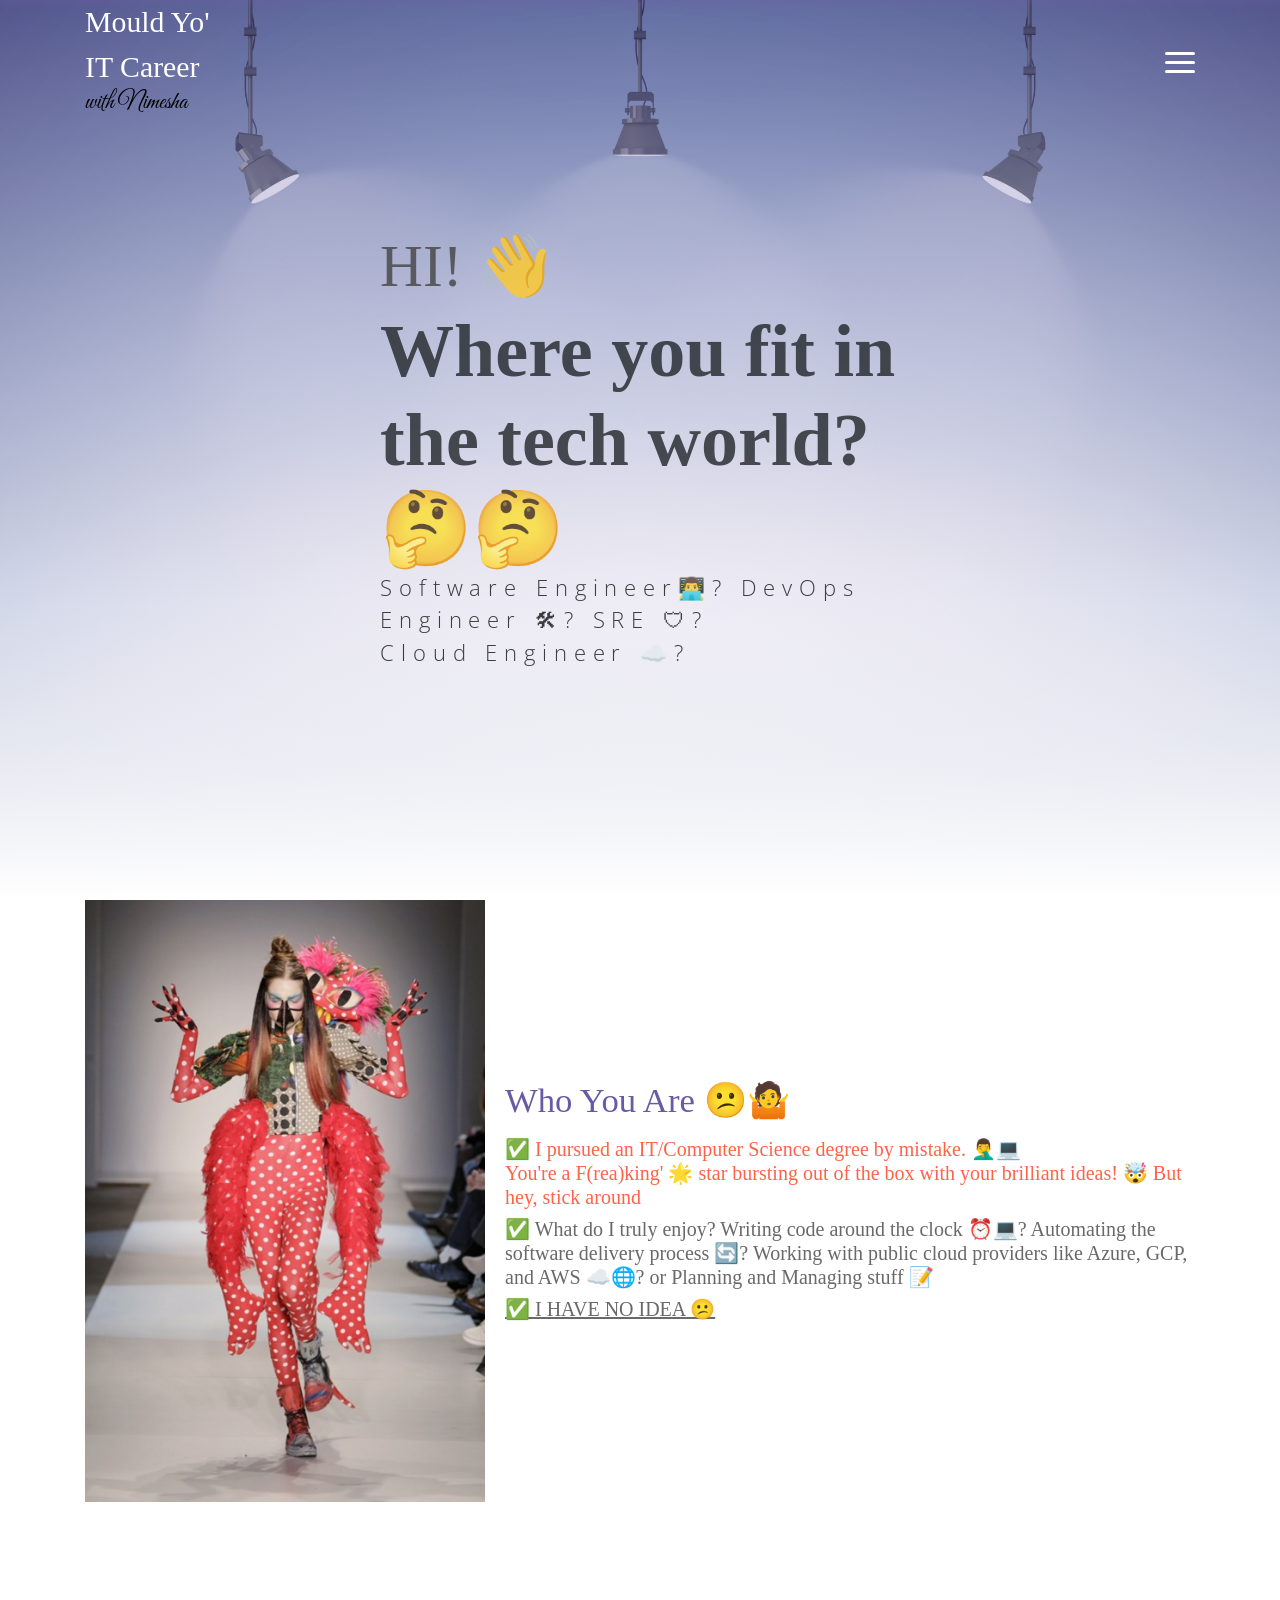
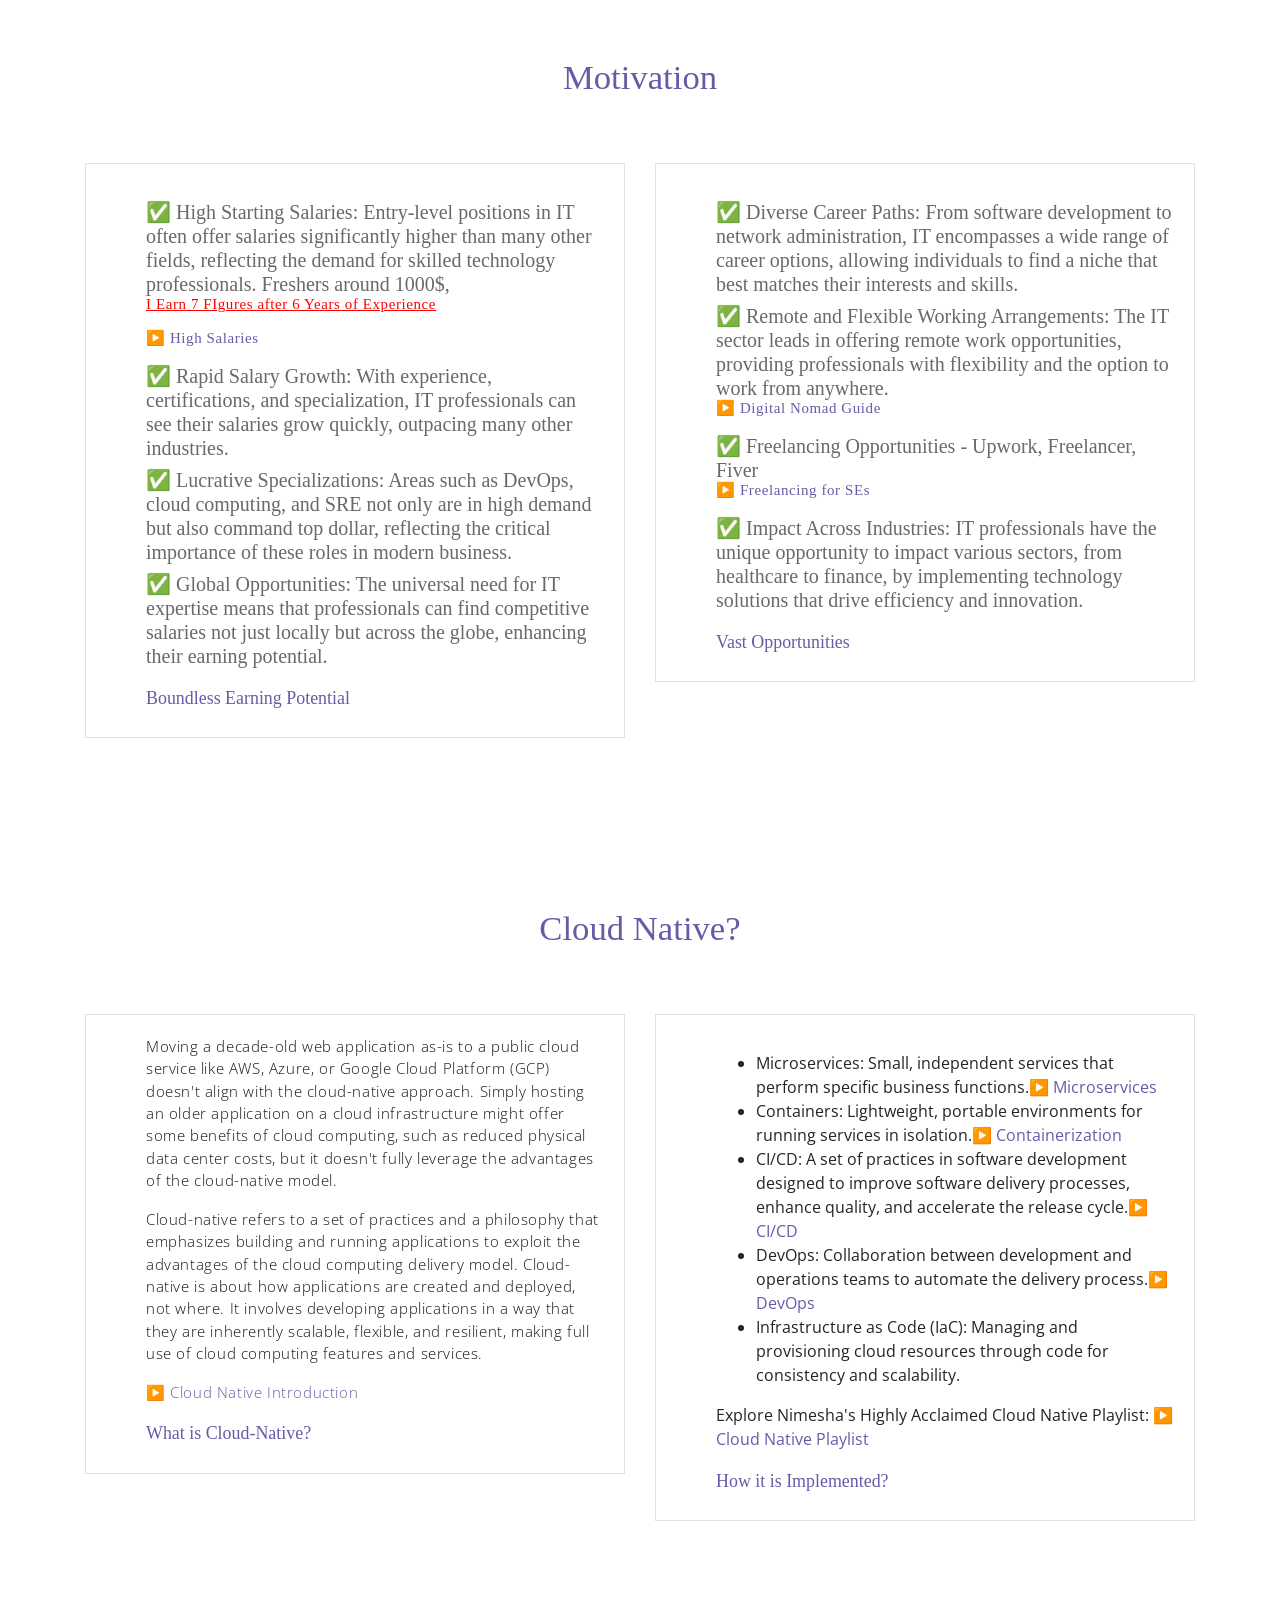
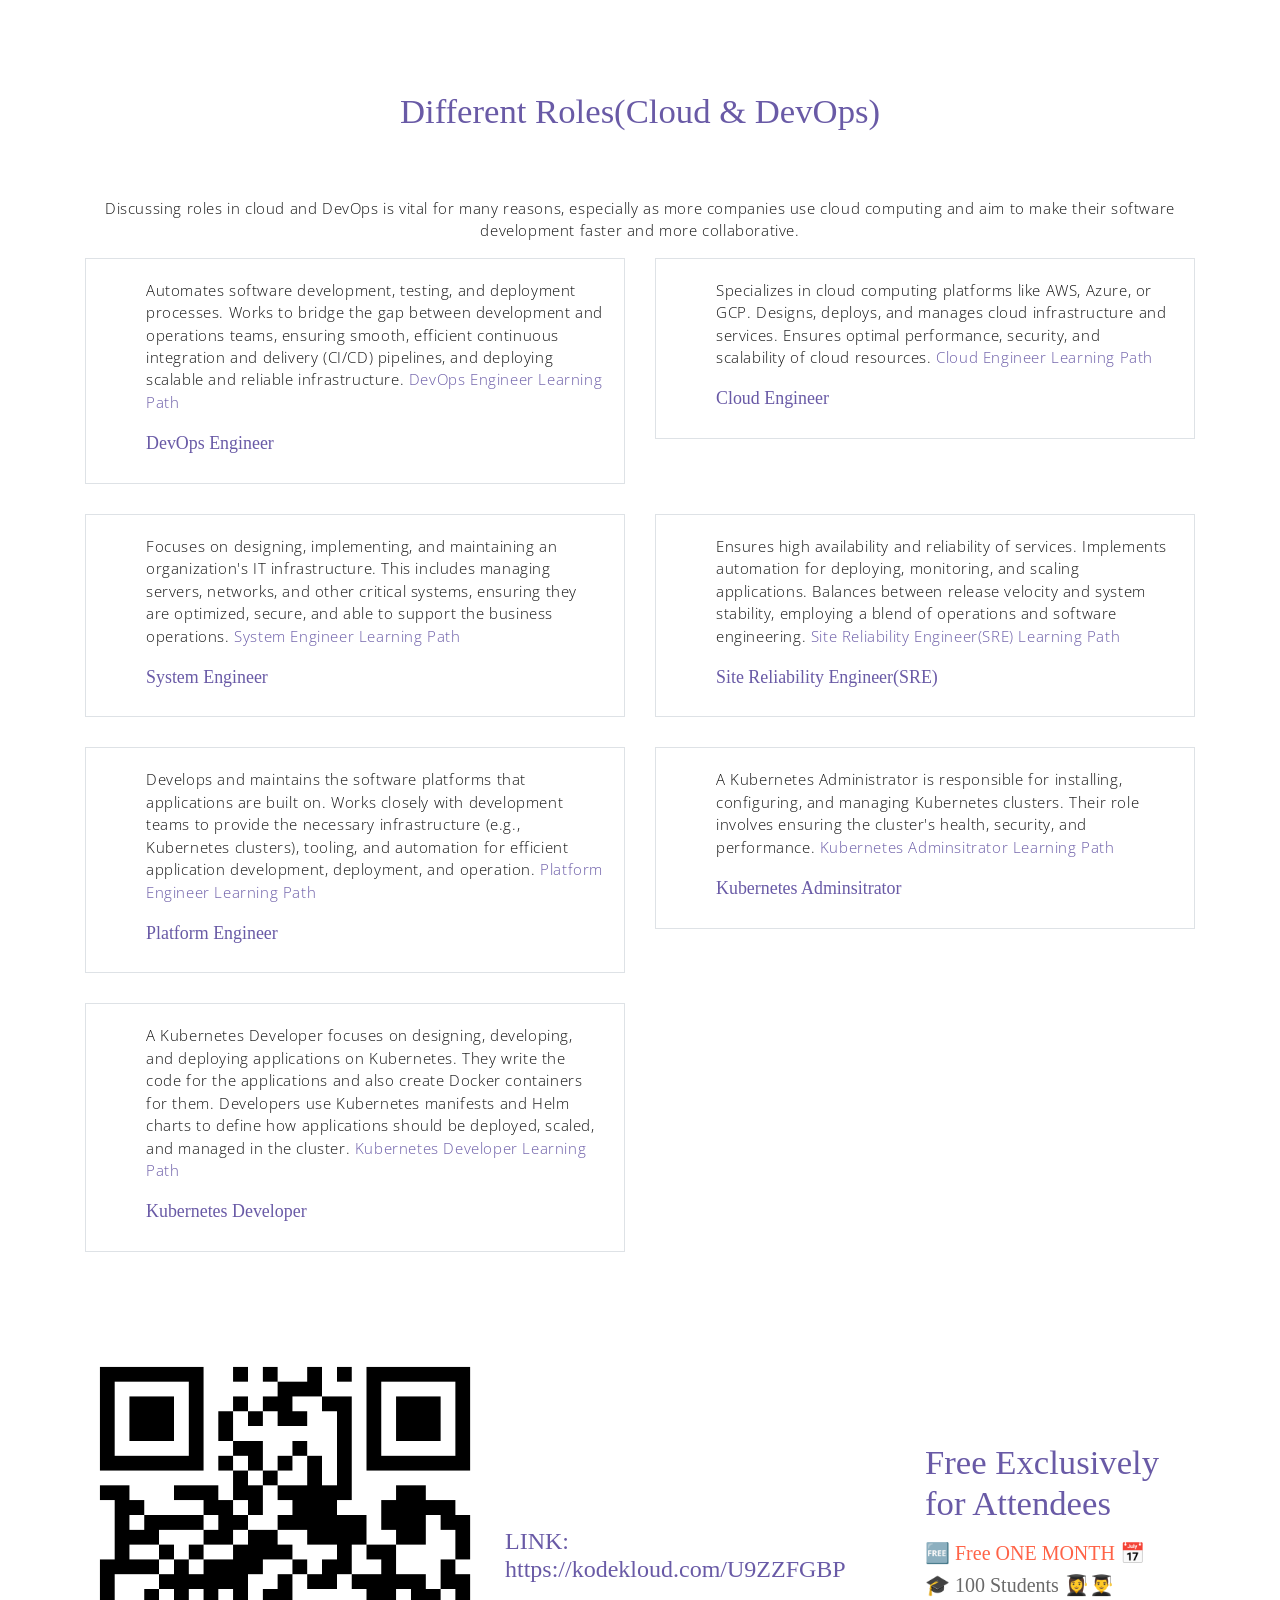
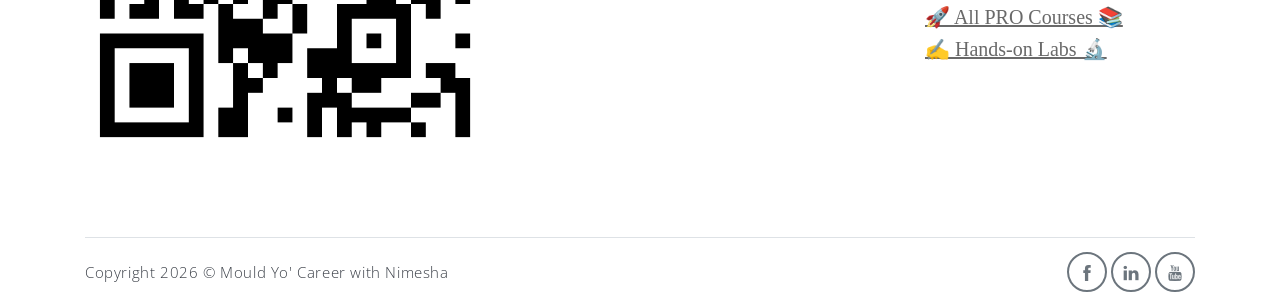
<file: careeer-guidance-site/index.html>
<!DOCTYPE html>
<html lang="en">

<head>
    <meta charset="utf-8">
    <meta name="viewport" content="width=device-width, initial-scale=1, shrink-to-fit=no">
    <meta name="description" content="Start your development with Meyawo landing page.">
    <meta name="author" content="Devcrud">
    <title> Career Guidance by Nimesha 👩🏻‍💻💼 </title>
    <!-- font icons -->
    <link rel="stylesheet" href="assets/vendors/themify-icons/css/themify-icons.css">
    <!-- Bootstrap + Meyawo main styles -->
    <link rel="stylesheet" href="assets/css/meyawo.css">
    <link href="https://fonts.googleapis.com/css2?family=Great+Vibes&display=swap" rel="stylesheet">
    <script async src="https://pagead2.googlesyndication.com/pagead/js/adsbygoogle.js?client=ca-pub-2811595341895807"
     crossorigin="anonymous"></script>
</head>

<body data-spy="scroll" data-target=".navbar" data-offset="40" id="home">

    <!-- Page Navbar -->
    <nav class="custom-navbar" data-spy="affix" data-offset-top="20">
        <div class="container">
            <a class="logo" href="https://nimesha.online/careeer-guidance-site/index.html">Mould Yo' <br> IT Career <br> <h4 style="color: black; font-family: 'Great Vibes', cursive;">with Nimesha</h4></a>
            <ul class="nav">
                <li class="item">
                    <a class="link" href="#home">Home</a>
                </li>
               <li class="item">
                    <a class="link" href="https://nimesha.online">About Nimesha</a>
                </li>
               
                <li class="item">
                    <a class="link" href="https://nimesha.online/careeer-guidance-site/devops-bootcamp/bootcamp-intro.html">DevOps BootCamp</a>
                </li>
                 <!--  
                <li class="item">
                    <a class="link" href="#testmonial">Testmonial</a>
                </li>
                <li class="item">
                    <a class="link" href="#blog">Blog</a>
                </li>
                <li class="item">
                    <a class="link" href="#contact">Contact</a>
                </li>
                <li class="item ml-md-3">
                    <a href="components.html" class="btn btn-primary">Components</a>
                </li> -->
            </ul>
            <a href="javascript:void(0)" id="nav-toggle" class="hamburger hamburger--elastic">
                <div class="hamburger-box">
                    <div class="hamburger-inner"></div>
                </div>
            </a>
        </div>
    </nav>
<!-- End of Page Navbar -->

    <!-- page header -->
    <header id="home" class="header">
        <div class="overlay"></div>
        <div class="header-content container">
            <h1 class="header-title">
                <span class="up">HI! 👋</span>
                <span class="down">Where you fit in the tech world? 🤔🤔</span>
            </h1>
            <p class="header-subtitle">Software Engineer👨‍💻? DevOps Engineer 🛠? SRE 🛡? <br> Cloud Engineer ☁️?</p>

<!--             <button class="btn btn-primary">Visit My Works</button> -->
        </div>
    </header><!-- end of page header -->

    <!-- about section -->
    <section class="section pt-0" id="about">
        <!-- container -->
        <div class="container text-center">
            <!-- about wrapper -->
            <div class="about">
                <div class="about-img-holder">
                    <img src="assets/imgs/who-am-i.jpeg" class="about-img"
                        alt="Download free bootstrap 4 landing page, free boootstrap 4 templates, Download free bootstrap 4.1 landing page, free boootstrap 4.1.1 templates, meyawo Landing page">
                </div>
                <div class="about-caption">
<!--                     <p class="section-subtitle"> </p> -->
                    <h2 class="section-title mb-3">Who You Are 😕🤷</h2>
                    <p>
                        <h5 class="blog-card-title" style="color: #FF6347;">✅ I pursued an IT/Computer Science degree by mistake. 🤦‍♂️💻 <br> 
                        You're a F(rea)king' 🌟 star bursting out of the box with your brilliant ideas! 🤯 But hey, stick around</h6>
                        <h5 class="blog-card-title" style="color: #696969;">✅ What do I truly enjoy? Writing code around the clock ⏰💻? Automating the software delivery process 🔄?
Working with public cloud providers like Azure, GCP, and AWS ☁️🌐? or Planning and Managing stuff 📝</h6>
                       <h5 class="blog-card-title" style="color: #696969; text-decoration: underline;">✅ I HAVE NO IDEA 😕</h5>
                    </p>
<!--                     <button class="btn-rounded btn btn-outline-primary mt-4">Download CV</button> -->
                </div>
            </div><!-- end of about wrapper -->
        </div><!-- end of container -->
    </section> <!-- end of about section -->
   
    <!-- motivation section -->
    <section class="section" id="testmonial">
        <div class="container text-center">
<!--             <p class="section-subtitle">Different Roles</p> -->
            <h6 class="section-title mb-6">Motivation</h6>

            <!-- row -->
            <div class="row">
                <div class="col-md-6">
                    <div class="testimonial-card">
<!--                         <div class="testimonial-card-img-holder">
                            <img src="assets/imgs/avatar2.jpg" class="testimonial-card-img"
                                alt="Download free bootstrap 4 landing page, free boootstrap 4 templates, Download free bootstrap 4.1 landing page, free boootstrap 4.1.1 templates, meyawo Landing page">
                        </div> -->
                        <div class="testimonial-card-body">
                            <p class="testimonial-card-subtitle">
                                <h5 class="blog-card-title" style="color: #696969;">✅ High Starting Salaries: Entry-level positions in IT often offer salaries significantly higher than many other fields, 
                                reflecting the demand for skilled technology professionals. Freshers around 1000$, <p style="color: red; text-decoration: underline;">I Earn 7 FIgures after 6 Years of Experience </p><p class="blog-card-title" style="color: #FF6347;" text-decoration: underline;"><a href="https://youtu.be/_C5JzjH0ShU?si=K-Y6FMyMXcmIcwTn" target="_blank">▶️ High Salaries</a></p></h6>
                                <h5 class="blog-card-title" style="color: #696969;">✅ Rapid Salary Growth: With experience, certifications, and specialization, IT professionals can see their salaries grow quickly, 
                                    outpacing many other industries.</h6>
                                <h5 class="blog-card-title" style="color: #696969;">✅ Lucrative Specializations: Areas such as DevOps, cloud computing, and SRE not only are in high demand but also command top dollar, 
                                    reflecting the critical importance of these roles in modern business.</h6>
                                <h5 class="blog-card-title" style="color: #696969;">✅ Global Opportunities: The universal need for IT expertise means that professionals can find competitive salaries not just locally but across the globe, 
                                    enhancing their earning potential.</h6>
                            </p>
                            <h6 class="testimonial-card-title">Boundless Earning Potential</h6>
                        </div>
                    </div>
                </div>
                <div class="col-md-6">
                    <div class="testimonial-card">
<!--                         <div class="testimonial-card-img-holder">
                            <img src="assets/imgs/avatar3.jpg" class="testimonial-card-img"
                                alt="Download free bootstrap 4 landing page, free boootstrap 4 templates, Download free bootstrap 4.1 landing page, free boootstrap 4.1.1 templates, meyawo Landing page">
                        </div> -->
                        <div class="testimonial-card-body">
                            <p class="testimonial-card-subtitle">
                               <h5 class="blog-card-title" style="color: #696969;">✅ Diverse Career Paths: From software development to network administration, IT encompasses a wide range of career options, 
                                   allowing individuals to find a niche that best matches their interests and skills.</h6>
                                <h5 class="blog-card-title" style="color: #696969;">✅ Remote and Flexible Working Arrangements: The IT sector leads in offering remote work opportunities, 
                                    providing professionals with flexibility and the option to work from anywhere.<p class="blog-card-title" style="color: #FF6347;" text-decoration: underline;"><a href="https://youtu.be/USIPLJVsj44?si=gNbLlQyu1vTYdtCX" target="_blank">▶️ Digital Nomad Guide</a></p></h6>
                                <h5 class="blog-card-title" style="color: #696969;">✅ Freelancing Opportunities - Upwork, Freelancer, Fiver <p class="blog-card-title" style="color: #FF6347;" text-decoration: underline;"><a href="https://youtu.be/p-CJDOCMGCY?si=PdzGc2q7-qrVErbx" target="_blank">▶️ Freelancing for SEs</a></p></h6>
                                <h5 class="blog-card-title" style="color: #696969;">✅ Impact Across Industries: IT professionals have the unique opportunity to impact various sectors, from healthcare to finance, by implementing technology solutions that drive efficiency and innovation.</h6>
                            </p>
                            <h6 class="testimonial-card-title">Vast Opportunities</h6>
                        </div>
                    </div>
                </div>
            </div>
        </div> <!-- end of container -->
    </section> <!-- end of motivation section -->

    <!-- testimonial section -->
    <section class="section" id="testmonial">
        <div class="container text-center">
<!--             <p class="section-subtitle">Different Roles</p> -->
            <h6 class="section-title mb-6">Cloud Native?</h6>

            <!-- row -->
            <div class="row">
                <div class="col-md-6">
                    <div class="testimonial-card">
<!--                         <div class="testimonial-card-img-holder">
                            <img src="assets/imgs/avatar2.jpg" class="testimonial-card-img"
                                alt="Download free bootstrap 4 landing page, free boootstrap 4 templates, Download free bootstrap 4.1 landing page, free boootstrap 4.1.1 templates, meyawo Landing page">
                        </div> -->
                        <div class="testimonial-card-body">
                            <p class="testimonial-card-subtitle">Moving a decade-old web application as-is to a public cloud service like AWS, Azure, 
                                or Google Cloud Platform (GCP) doesn't align with the cloud-native approach. 
                                Simply hosting an older application on a cloud infrastructure might offer some benefits of cloud computing, 
                                such as reduced physical data center costs, but it doesn't fully leverage the advantages of the cloud-native model.
                            </p>
                             <p class="testimonial-card-subtitle">
                                 Cloud-native refers to a set of practices and a philosophy that emphasizes building and running applications to exploit the advantages 
                                 of the cloud computing delivery model. 
                                 Cloud-native is about how applications are created and deployed, not where.
                                 It involves developing applications in a way that they are inherently scalable, flexible, and resilient, 
                                 making full use of cloud computing features and services. 
                            </p>
                            <p class="blog-card-title" style="color: #FF6347;" text-decoration: underline;"><a href="https://youtu.be/l7ShveIdVf0?si=oFbui5i7J0m91ggw" target="_blank">▶️ Cloud Native Introduction</a></p>
                            <h6 class="testimonial-card-title">What is Cloud-Native?</h6>
                        </div>
                    </div>
                </div>
                <div class="col-md-6">
                    <div class="testimonial-card">
<!--                         <div class="testimonial-card-img-holder">
                            <img src="assets/imgs/avatar3.jpg" class="testimonial-card-img"
                                alt="Download free bootstrap 4 landing page, free boootstrap 4 templates, Download free bootstrap 4.1 landing page, free boootstrap 4.1.1 templates, meyawo Landing page">
                        </div> -->
                        <div class="testimonial-card-body">
                            <p class="testimonial-card-subtitle">
                                <ul>
                                    <li>Microservices: Small, independent services that perform specific business functions.<a href="https://youtu.be/OoL5hcCegAU?si=ArexNdqVMKwaiy-V" target="_blank">▶️ Microservices</a></li>
                                    <li>Containers: Lightweight, portable environments for running services in isolation.<a href="https://youtu.be/MJ65JlPxmHg?si=OiOvKxRm76YuBu4V" target="_blank">▶️ Containerization</a></li>
                                    <li>CI/CD: A set of practices in software development designed to improve software delivery processes, enhance quality, and accelerate the release cycle.<a href="https://youtu.be/SKNI8fA7Rog?si=5JyF4lE3aAC56UAj" target="_blank">▶️ CI/CD</a></li>
                                    <li>DevOps: Collaboration between development and operations teams to automate the delivery process.<a href="https://youtu.be/2uzOwE2R1B8?si=fdNNu07utcOCwFlw" target="_blank">▶️ DevOps</a></li>
                                    <li>Infrastructure as Code (IaC): Managing and provisioning cloud resources through code for consistency and scalability.</li>
<!--                                     <li>Immutable Infrastructure: Deploying new versions of applications to new infrastructure to increase reliability.</li>
                                    <li>API-based Communication: Services communicate through well-defined APIs, allowing for flexibility and independence.</li> -->
                                </ul>
                            Explore Nimesha's Highly Acclaimed Cloud Native Playlist: <a href="https://youtube.com/playlist?list=PLnzjflq7kxkoxjx7nRbkIY4sZPl3fhwAY&si=npgRafOKizHLMabi" target="_blank">▶️ Cloud Native Playlist</a>
                            </p>
                            <h6 class="testimonial-card-title">How it is Implemented?</h6>
                        </div>
                    </div>
                </div>
            </div>
        </div> <!-- end of container -->
    </section> <!-- end of testimonial section -->
    
    <!-- testimonial section -->
    <section class="section" id="testmonial">
        <div class="container text-center">
<!--             <p class="section-subtitle">Different Roles</p> -->
            <h6 class="section-title mb-6">Different Roles(Cloud & DevOps)</h6>
        <p>Discussing roles in cloud and DevOps is vital for many reasons, 
            especially as more companies use cloud computing and aim to make their software development faster and more collaborative. </p>
            <!-- row -->
            <div class="row">
                <div class="col-md-6">
                    <div class="testimonial-card">
<!--                         <div class="testimonial-card-img-holder">
                            <img src="assets/imgs/avatar2.jpg" class="testimonial-card-img"
                                alt="Download free bootstrap 4 landing page, free boootstrap 4 templates, Download free bootstrap 4.1 landing page, free boootstrap 4.1.1 templates, meyawo Landing page">
                        </div> -->
                        <div class="testimonial-card-body">
                            <p class="testimonial-card-subtitle">
                                Automates software development, testing, and deployment processes. Works to bridge the gap between development and operations teams, ensuring smooth, efficient continuous integration and delivery (CI/CD) pipelines, and deploying scalable and reliable infrastructure.

                                <a href="https://kodekloud.com/learning-path/devops-engineer" target="_blank">DevOps Engineer Learning Path</a>
                            </p>
                            <h6 class="testimonial-card-title">DevOps Engineer</h6>
                        </div>
                    </div>
                </div>
                <div class="col-md-6">
                    <div class="testimonial-card">
<!--                         <div class="testimonial-card-img-holder">
                            <img src="assets/imgs/avatar3.jpg" class="testimonial-card-img"
                                alt="Download free bootstrap 4 landing page, free boootstrap 4 templates, Download free bootstrap 4.1 landing page, free boootstrap 4.1.1 templates, meyawo Landing page">
                        </div> -->
                        <div class="testimonial-card-body">
                            <p class="testimonial-card-subtitle">
                                Specializes in cloud computing platforms like AWS, Azure, or GCP. Designs, deploys, and manages cloud infrastructure and services. Ensures optimal performance, security, and scalability of cloud resources.
                                <a href="https://kodekloud.com/learning-path/cloud-engineer/" target="_blank">Cloud Engineer Learning Path</a>
                            </p>
                            <h6 class="testimonial-card-title">Cloud Engineer</h6>
                        </div>
                    </div>
                </div>
                <div class="col-md-6">
                    <div class="testimonial-card">
<!--                         <div class="testimonial-card-img-holder">
                            <img src="assets/imgs/avatar3.jpg" class="testimonial-card-img"
                                alt="Download free bootstrap 4 landing page, free boootstrap 4 templates, Download free bootstrap 4.1 landing page, free boootstrap 4.1.1 templates, meyawo Landing page">
                        </div> -->
                        <div class="testimonial-card-body">
                            <p class="testimonial-card-subtitle">
                                Focuses on designing, implementing, and maintaining an organization's IT infrastructure. This includes managing servers, networks, and other critical systems, ensuring they are optimized, secure, and able to support the business operations.
                                <a href="https://kodekloud.com/learning-path/system-administrator/" target="_blank">System Engineer Learning Path</a>
                            </p>
                            <h6 class="testimonial-card-title">System Engineer</h6>
                        </div>
                    </div>
                </div>
                <div class="col-md-6">
                    <div class="testimonial-card">
<!--                         <div class="testimonial-card-img-holder">
                            <img src="assets/imgs/avatar3.jpg" class="testimonial-card-img"
                                alt="Download free bootstrap 4 landing page, free boootstrap 4 templates, Download free bootstrap 4.1 landing page, free boootstrap 4.1.1 templates, meyawo Landing page">
                        </div> -->
                        <div class="testimonial-card-body">
                            <p class="testimonial-card-subtitle">
                                Ensures high availability and reliability of services. Implements automation for deploying, monitoring, and scaling applications. Balances between release velocity and system stability, employing a blend of operations and software engineering.
                                <a href="https://kodekloud.com/learning-path/site-reliability-engineer/" target="_blank">Site Reliability Engineer(SRE) Learning Path</a>
                            </p>
                            <h6 class="testimonial-card-title">Site Reliability Engineer(SRE)</h6>
                        </div>
                    </div>
                </div>
                <div class="col-md-6">
                    <div class="testimonial-card">
<!--                         <div class="testimonial-card-img-holder">
                            <img src="assets/imgs/avatar3.jpg" class="testimonial-card-img"
                                alt="Download free bootstrap 4 landing page, free boootstrap 4 templates, Download free bootstrap 4.1 landing page, free boootstrap 4.1.1 templates, meyawo Landing page">
                        </div> -->
                        <div class="testimonial-card-body">
                            <p class="testimonial-card-subtitle">
                                Develops and maintains the software platforms that applications are built on. Works closely with development teams to provide the necessary infrastructure (e.g., Kubernetes clusters), tooling, and automation for efficient application development, deployment, and operation.
                                <a href="https://kodekloud.com/learning-path/platform-engineer/" target="_blank">Platform Engineer Learning Path</a>
                            </p>
                            <h6 class="testimonial-card-title">Platform Engineer</h6>
                        </div>
                    </div>
                </div>
                <div class="col-md-6">
                    <div class="testimonial-card">
<!--                         <div class="testimonial-card-img-holder">
                            <img src="assets/imgs/avatar3.jpg" class="testimonial-card-img"
                                alt="Download free bootstrap 4 landing page, free boootstrap 4 templates, Download free bootstrap 4.1 landing page, free boootstrap 4.1.1 templates, meyawo Landing page">
                        </div> -->
                        <div class="testimonial-card-body">
                            <p class="testimonial-card-subtitle">
                                A Kubernetes Administrator is responsible for installing, configuring, and managing Kubernetes clusters. Their role involves ensuring the cluster's health, security, and performance.
                                <a href="https://kodekloud.com/learning-path/kubernetes-administrator/" target="_blank">Kubernetes Adminsitrator Learning Path</a>
                            </p>
                            <h6 class="testimonial-card-title">Kubernetes Adminsitrator</h6>
                        </div>
                    </div>
                </div>
                <div class="col-md-6">
                    <div class="testimonial-card">
<!--                         <div class="testimonial-card-img-holder">
                            <img src="assets/imgs/avatar3.jpg" class="testimonial-card-img"
                                alt="Download free bootstrap 4 landing page, free boootstrap 4 templates, Download free bootstrap 4.1 landing page, free boootstrap 4.1.1 templates, meyawo Landing page">
                        </div> -->
                        <div class="testimonial-card-body">
                            <p class="testimonial-card-subtitle">
                                A Kubernetes Developer focuses on designing, developing, and deploying applications on Kubernetes. They write the code for the applications and also create Docker containers for them. Developers use Kubernetes manifests and Helm charts to define how applications should be deployed, scaled, and managed in the cluster. 
                                <a href="https://kodekloud.com/learning-path/kubernetes-developer/" target="_blank">Kubernetes Developer Learning Path</a>
                            </p>
                            <h6 class="testimonial-card-title">Kubernetes Developer</h6>
                        </div>
                    </div>
                </div>
            </div>
        </div> <!-- end of container -->
    </section> <!-- end of testimonial section -->
    
    <!-- service section -->
<!--     <section class="section" id="service">
        <div class="container text-center">
            <p class="section-subtitle">What I Do ?</p>
            <h6 class="section-title mb-6">Service</h6> -->
            <!-- row -->
<!--             <div class="row">
                <div class="col-md-6 col-lg-3">
                    <div class="service-card">
                        <div class="body">
                            <img src="assets/imgs/pencil-case.svg"
                                alt="Download free bootstrap 4 landing page, free boootstrap 4 templates, Download free bootstrap 4.1 landing page, free boootstrap 4.1.1 templates, meyawo Landing page"
                                class="icon">
                            <h6 class="title">Adipisicing</h6>
                            <p class="subtitle">Labore velit culpa adipisci excepturi consequuntur itaque in nam
                                molestias dolorem iste quod.</p>
                        </div>
                    </div>
                </div>
                <div class="col-md-6 col-lg-3">
                    <div class="service-card">
                        <div class="body">
                            <img src="assets/imgs/responsive.svg"
                                alt="Download free bootstrap 4 landing page, free boootstrap 4 templates, Download free bootstrap 4.1 landing page, free boootstrap 4.1.1 templates, meyawo Landing page"
                                class="icon">
                            <h6 class="title">Sapiente</h6>
                            <p class="subtitle">Labore velit culpa adipisci excepturi consequuntur itaque in nam
                                molestias dolorem iste quod.</p>
                        </div>
                    </div>
                </div>
                <div class="col-md-6 col-lg-3">
                    <div class="service-card">
                        <div class="body">
                            <img src="assets/imgs/toolbox.svg"
                                alt="Download free bootstrap 4 landing page, free boootstrap 4 templates, Download free bootstrap 4.1 landing page, free boootstrap 4.1.1 templates, meyawo Landing page"
                                class="icon">
                            <h6 class="title">Placeat</h6>
                            <p class="subtitle">Labore velit culpa adipisci excepturi consequuntur itaque in nam
                                molestias dolorem iste quod.</p>
                        </div>
                    </div>
                </div>
                <div class="col-md-6 col-lg-3">
                    <div class="service-card">
                        <div class="body">
                            <img src="assets/imgs/analytics.svg"
                                alt="Download free bootstrap 4 landing page, free boootstrap 4 templates, Download free bootstrap 4.1 landing page, free boootstrap 4.1.1 templates, meyawo Landing page"
                                class="icon">
                            <h6 class="title">Iusto</h6>
                            <p class="subtitle">Labore velit culpa adipisci excepturi consequuntur itaque in nam
                                molestias dolorem iste quod.</p>
                        </div>
                    </div>
                </div> -->
<!--             </div> -->  <!-- end of row -->
<!--         </div> -->
<!--     </section> --> <!-- end of service section -->

    <!-- portfolio section -->
<!--     <section class="section" id="portfolio">
        <div class="container text-center">
            <p class="section-subtitle">What I Did ?</p>
            <h6 class="section-title mb-6">Portfolio</h6> -->
            <!-- row -->
<!--             <div class="row">
                <div class="col-md-4">
                    <a href="#" class="portfolio-card">
                        <img src="assets/imgs/folio-1.jpg" class="portfolio-card-img"
                            alt="Download free bootstrap 4 landing page, free boootstrap 4 templates, Download free bootstrap 4.1 landing page, free boootstrap 4.1.1 templates, meyawo Landing page">
                        <span class="portfolio-card-overlay">
                            <span class="portfolio-card-caption">
                                <h4>Web Designing</h5>
                                    <p class="font-weight-normal">Category: Web Templates</p>
                            </span>
                        </span>
                    </a>
                </div>
                <div class="col-md-4">
                    <a href="#" class="portfolio-card">
                        <img class="portfolio-card-img" src="assets/imgs/folio-2.jpg" class="img-responsive rounded"
                            alt="Download free bootstrap 4 landing page, free boootstrap 4 templates, Download free bootstrap 4.1 landing page, free boootstrap 4.1.1 templates, meyawo Landing page">
                        <span class="portfolio-card-overlay">
                            <span class="portfolio-card-caption">
                                <h4>Web Designing</h5>
                                    <p class="font-weight-normal">Category: Web Templates</p>
                            </span>
                        </span>
                    </a>
                </div>
                <div class="col-md-4">
                    <a href="#" class="portfolio-card">
                        <img class="portfolio-card-img" src="assets/imgs/folio-3.jpg" class="img-responsive rounded"
                            alt="Download free bootstrap 4 landing page, free boootstrap 4 templates, Download free bootstrap 4.1 landing page, free boootstrap 4.1.1 templates, meyawo Landing page">
                        <span class="portfolio-card-overlay">
                            <span class="portfolio-card-caption">
                                <h4>Web Designing</h5>
                                    <p class="font-weight-normal">Category: Web Templates</p>
                            </span>
                        </span>
                    </a>
                </div> -->
<!--             </div> --><!-- end of row --> 
<!--         </div>--><!-- end of container -->
<!--     </section>--> <!-- end of portfolio section --> 

    <!-- pricing section -->
<!--     <section class="section" id="pricing">
        <div class="container text-center">
            <p class="section-subtitle">How Much I Charge ?</p>
            <h6 class="section-title mb-6">My Pricing</h6> -->
            <!-- row -->
<!--             <div class="pricing-wrapper">
                <div class="pricing-card">
                    <div class="pricing-card-header">
                        <img class="pricing-card-icon" src="assets/imgs/scooter.svg"
                            alt="Download free bootstrap 4 landing page, free boootstrap 4 templates, Download free bootstrap 4.1 landing page, free boootstrap 4.1.1 templates, meyawo Landing page">
                    </div>
                    <div class="pricing-card-body">
                        <h6 class="pricing-card-title">Free</h6>
                        <div class="pricing-card-list">
                            <p>accusamus reprehenderit</p>
                            <p>provident dolorem </p>
                            <p>quos neque</p>
                            <p>fugiat quibusdam</p>
                            <p><i class="ti-close"></i></p>
                            <p><i class="ti-close"></i></p>
                        </div>
                    </div>
                    <div class="pricing-card-footer">
                        <span>$</span>
                        <span>0.00/Month</span>
                    </div>
                    <a href="#" class="btn btn-primary mt-3 pricing-card-btn">Subscribe</a>
                </div>
                <div class="pricing-card">
                    <div class="pricing-card-header">
                        <img class="pricing-card-icon" src="assets/imgs/shipped.svg"
                            alt="Download free bootstrap 4 landing page, free boootstrap 4 templates, Download free bootstrap 4.1 landing page, free boootstrap 4.1.1 templates, meyawo Landing page">
                    </div>
                    <div class="pricing-card-body">
                        <h6 class="pricing-card-title">Basic</h6>
                        <div class="pricing-card-list">
                            <p>accusamus reprehenderit</p>
                            <p>provident dolorem </p>
                            <p>quos neque</p>
                            <p>fugiat quibusdam</p>
                            <p>accusamus laboriosam</p>
                            <p><i class="ti-close"></i></p>
                        </div>
                    </div>
                    <div class="pricing-card-footer">
                        <span>$</span>
                        <span>9.99/Month</span>
                    </div>
                    <a href="#" class="btn btn-primary mt-3 pricing-card-btn">Subscribe</a>
                </div>
                <div class="pricing-card">
                    <div class="pricing-card-header">
                        <img class="pricing-card-icon" src="assets/imgs/startup.svg"
                            alt="Download free bootstrap 4 landing page, free boootstrap 4 templates, Download free bootstrap 4.1 landing page, free boootstrap 4.1.1 templates, meyawo Landing page">
                    </div>
                    <div class="pricing-card-body">
                        <h6 class="pricing-card-title">Premium</h6>
                        <div class="pricing-card-list">
                            <p>accusamus reprehenderit</p>
                            <p>provident dolorem </p>
                            <p>quos neque</p>
                            <p>fugiat quibusdam</p>
                            <p>accusamus laboriosam</p>
                            <p>inventore omnis</p>
                        </div>
                    </div>
                    <div class="pricing-card-footer">
                        <span>$</span>
                        <span>99.9/Month</span>
                    </div>
                    <a href="#" class="btn btn-primary mt-3 pricing-card-btn">Subscribe</a>
                </div> -->

<!--             </div>--><!-- end of pricing wrapper --> 
<!--         </div>--> <!-- end of container --> 
<!--     </section>--><!-- end of pricing section --> 

    <!-- section -->
<!--     <section class="section-sm bg-primary"> -->
        <!-- container -->
<!--         <div class="container text-center text-sm-left"> -->
            <!-- row -->
<!--             <div class="row align-items-center">
                <div class="col-sm offset-md-1 mb-4 mb-md-0">
                    <h6 class="title text-light">Want to work with me?</h6>
                    <p class="m-0 text-light">Always feel Free to Contact & Hire me</p>
                </div>
                <div class="col-sm offset-sm-2 offset-md-3">
                    <button class="btn btn-lg my-font btn-light rounded">Hire Me</button>
                </div> -->
<!--             </div>--> <!-- end of row --> 
<!--         </div>--> <!-- end of container --> 
<!--     </section> --><!-- end of section --> 

    <!-- testimonial section -->
<!--     <section class="section" id="testmonial">
        <div class="container text-center">
            <p class="section-subtitle">What Think Client About Me ?</p>
            <h6 class="section-title mb-6">Testmonial</h6> -->

            <!-- row -->
<!--             <div class="row">
                <div class="col-md-6">
                    <div class="testimonial-card">
                        <div class="testimonial-card-img-holder">
                            <img src="assets/imgs/avatar2.jpg" class="testimonial-card-img"
                                alt="Download free bootstrap 4 landing page, free boootstrap 4 templates, Download free bootstrap 4.1 landing page, free boootstrap 4.1.1 templates, meyawo Landing page">
                        </div>
                        <div class="testimonial-card-body">
                            <p class="testimonial-card-subtitle">Lorem ipsum dolor sit amet, consectetur adipisicing
                                elit. Eaque doloribus autem aperiam earum nostrum omnis blanditiis corporis perspiciatis
                                adipisci nihil.</p>
                            <h6 class="testimonial-card-title">Emily Reb</h6>
                        </div>
                    </div>
                </div>
                <div class="col-md-6">
                    <div class="testimonial-card">
                        <div class="testimonial-card-img-holder">
                            <img src="assets/imgs/avatar3.jpg" class="testimonial-card-img"
                                alt="Download free bootstrap 4 landing page, free boootstrap 4 templates, Download free bootstrap 4.1 landing page, free boootstrap 4.1.1 templates, meyawo Landing page">
                        </div>
                        <div class="testimonial-card-body">
                            <p class="testimonial-card-subtitle">Lorem ipsum dolor sit amet, consectetur adipisicing
                                elit. Eaque doloribus autem aperiam earum nostrum omnis blanditiis corporis perspiciatis
                                adipisci nihil.</p>
                            <h6 class="testimonial-card-title">Emily Reb</h6>
                        </div>
                    </div>
                </div>
            </div>
        </div>  -->
        <!-- end of container -->
<!--     </section>  -->
    <!-- end of testimonial section -->

    <!-- blog section -->
<!--     <section class="section" id="blog"> -->
        <!-- container -->
<!--         <div class="container text-center">
            <p class="section-subtitle">Recent Posts?</p>
            <h6 class="section-title mb-6">Blog</h6> -->
            <!-- blog-wrapper -->
<!--             <div class="blog-card">
                <div class="blog-card-header">
                    <img src="assets/imgs/img-1.jpg" class="blog-card-img"
                        alt="Download free bootstrap 4 landing page, free boootstrap 4 templates, Download free bootstrap 4.1 landing page, free boootstrap 4.1.1 templates, meyawo Landing page">
                </div>
                <div class="blog-card-body">
                    <h5 class="blog-card-title">Consectetur adipisicing elit</h6>

                        <p class="blog-card-caption">
                            <a href="#">By: Admin</a>
                            <a href="#"><i class="ti-heart text-danger"></i> 234</a>
                            <a href="#"><i class="ti-comment"></i> 123</a>
                        </p>
                        <p>Lorem ipsum dolor sit amet, consectetur adipisicing elit. Amet nesciunt qui sit velit
                            delectus voluptates, repellat ipsum culpa id deleniti. Rerum debitis facilis accusantium
                            neque numquam mollitia modi quasi distinctio.</p>

                        <p><b>Necessitatibus nihil impedit! Ex nisi eveniet, dolor aliquid consequuntur repudiandae.</b>
                        </p>
                        <p>Magnam in repellat enim harum omnis aperiam! Explicabo illo, commodi, dolor blanditiis
                            cupiditate harum nisi vero accusamus laudantium voluptatibus dolores quae obcaecati.</p>

                        <a href="#" class="blog-card-link">Read more <i class="ti-angle-double-right"></i></a>
                </div> -->
<!--             </div>--><!-- end of blog wrapper --> 

            <!-- blog-wrapper -->
<!--             <div class="blog-card">
                <div class="blog-card-header">
                    <img src="assets/imgs/img-2.jpg" class="blog-card-img"
                        alt="Download free bootstrap 4 landing page, free boootstrap 4 templates, Download free bootstrap 4.1 landing page, free boootstrap 4.1.1 templates, meyawo Landing page">
                </div>
                <div class="blog-card-body">
                    <h5 class="blog-card-title">Explicabo illo</h6>

                        <p class="blog-card-caption">
                            <a href="#">By: Admin</a>
                            <a href="#"><i class="ti-heart text-danger"></i> 456</a>
                            <a href="#"><i class="ti-comment"></i> 264</a>
                        </p>

                        <p>Lorem ipsum dolor sit amet, consectetur adipisicing elit. Impedit excepturi laborum enim,
                            vitae ipsam atque eum, ad iusto consequuntur voluptas, esse doloribus. Perferendis porro
                            quisquam vitae exercitationem aliquid, minus eos laborum repudiandae, cumque debitis iusto
                            omnis praesentium? Laborum placeat sit adipisci illum tempore maxime, esse qui quae?
                            Molestias excepturi corporis similique doloribus. Esse vitae earum architecto nulla non
                            dolores illum at perspiciatis quod, et deleniti cupiditate reiciendis harum facere, delectus
                            eum commodi soluta distinctio sit repudiandae possimus sunt. Ipsum, rem.</p>

                        <a href="#" class="blog-card-link">Read more <i class="ti-angle-double-right"></i></a>
                </div> -->
<!--             </div>--><!-- end of blog wrapper --> 

<!--         </div>--><!-- end of container -->
<!--     </section>--><!-- end of blog section -->

    <!-- contact section -->
<!--     <section class="section" id="contact">
        <div class="container text-center">
            <p class="section-subtitle">How can you communicate?</p>
            <h6 class="section-title mb-5">Contact Me</h6> -->
            <!-- contact form -->
<!--             <form action="" class="contact-form col-md-10 col-lg-8 m-auto">
                <div class="form-row">
                    <div class="form-group col-sm-6">
                        <input type="text" size="50" class="form-control" placeholder="Your Name" required>
                    </div>
                    <div class="form-group col-sm-6">
                        <input type="email" class="form-control" placeholder="Enter Email" requried>
                    </div>
                    <div class="form-group col-sm-12">
                        <textarea name="comment" id="comment" rows="6" class="form-control"
                            placeholder="Write Something"></textarea>
                    </div>
                    <div class="form-group col-sm-12 mt-3">
                        <input type="submit" value="Send Message" class="btn btn-outline-primary rounded">
                    </div>
                </div> -->
<!--             </form>--><!-- end of contact form --> 
<!--         </div>--><!-- end of container --> 
<!--     </section>--><!-- end of contact section --> 

    <!-- about section -->
    <section class="section pt-0" id="about">
        <!-- container -->
        <div class="container text-center">
            <!-- about wrapper -->
            <div class="about">
                <div class="about-img-holder">
                    <img src="assets/imgs/qr.png" class="about-img"
                        alt="Download free bootstrap 4 landing page, free boootstrap 4 templates, Download free bootstrap 4.1 landing page, free boootstrap 4.1.1 templates, meyawo Landing page">
                </div>
                <div class="about-img-holder">
                    <h4>LINK: https://kodekloud.com/U9ZZFGBP</h4>
                </div>
                <div class="about-caption">
<!--                     <p class="section-subtitle"> </p> -->
                    <h2 class="section-title mb-3">Free Exclusively for Attendees </h2>
                    <p>
                        <h5 class="blog-card-title" style="color: #FF6347;">🆓 Free ONE MONTH 📅</h5>
                        <h5 class="blog-card-title" style="color: #696969;">🎓 100 Students 👩‍🎓👨‍🎓</h5>
                        <h5 class="blog-card-title" style="color: #696969; text-decoration: underline;">🚀 All PRO Courses 📚</h5>
                        <h5 class="blog-card-title" style="color: #696969; text-decoration: underline;">✍️ Hands-on Labs 🔬</h5>
                    </p>
                </div>
<!--                     <button class="btn-rounded btn btn-outline-primary mt-4">Download CV</button> -->
            </div>
<!--             </div>--><!-- end of about wrapper --> 
        </div><!-- end of container -->
    </section> <!-- end of about section -->
    
    <!-- footer -->
    <div class="container">
        <footer class="footer">
            <p class="mb-0">Copyright
                <script>document.write(new Date().getFullYear())</script> &copy; <a
                    href="https://nimesha.online">Mould Yo' Career with Nimesha</a> 
<!--                 <a href="https://nimesha.online">Nimesha Jinarajadasa</a> -->
            </p>
            <div class="social-links text-right m-auto ml-sm-auto">
                <a href="https://web.facebook.com/nimesh.jinarajadasa/" class="link"><i class="ti-facebook"></i></a>
                <a href="https://www.linkedin.com/in/nimeshmhj/" class="link"><i class="ti-linkedin"></i></a>
                <a href="https://www.youtube.com/@LifeCapturedchathunimesh" class="link"><i class="ti-youtube"></i></a>
            </div>
        </footer>
    </div> <!-- end of page footer -->

    <!-- core  -->
    <script src="assets/vendors/jquery/jquery-3.4.1.js"></script>
    <script src="assets/vendors/bootstrap/bootstrap.bundle.js"></script>

    <!-- bootstrap 3 affix -->
    <script src="assets/vendors/bootstrap/bootstrap.affix.js"></script>

    <!-- Meyawo js -->
    <script src="assets/js/meyawo.js"></script>

</body>

</html>
</file>
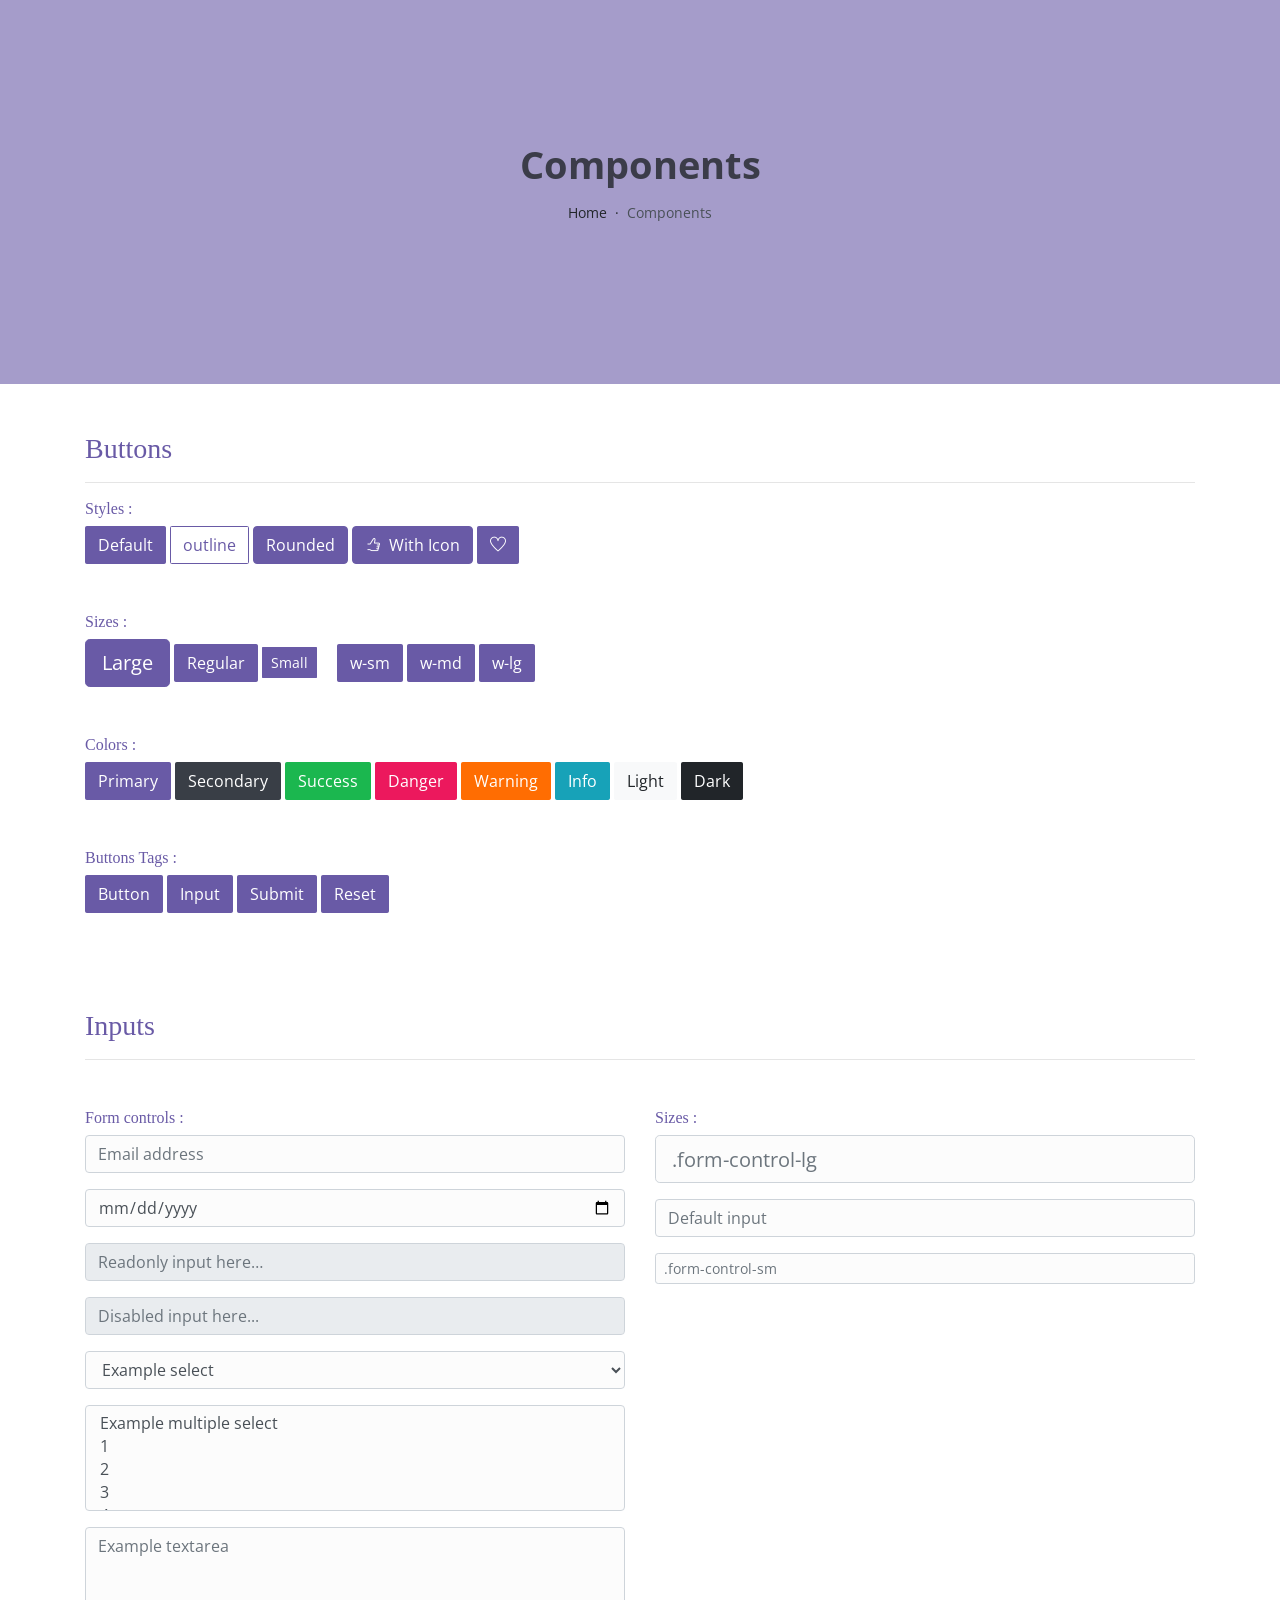
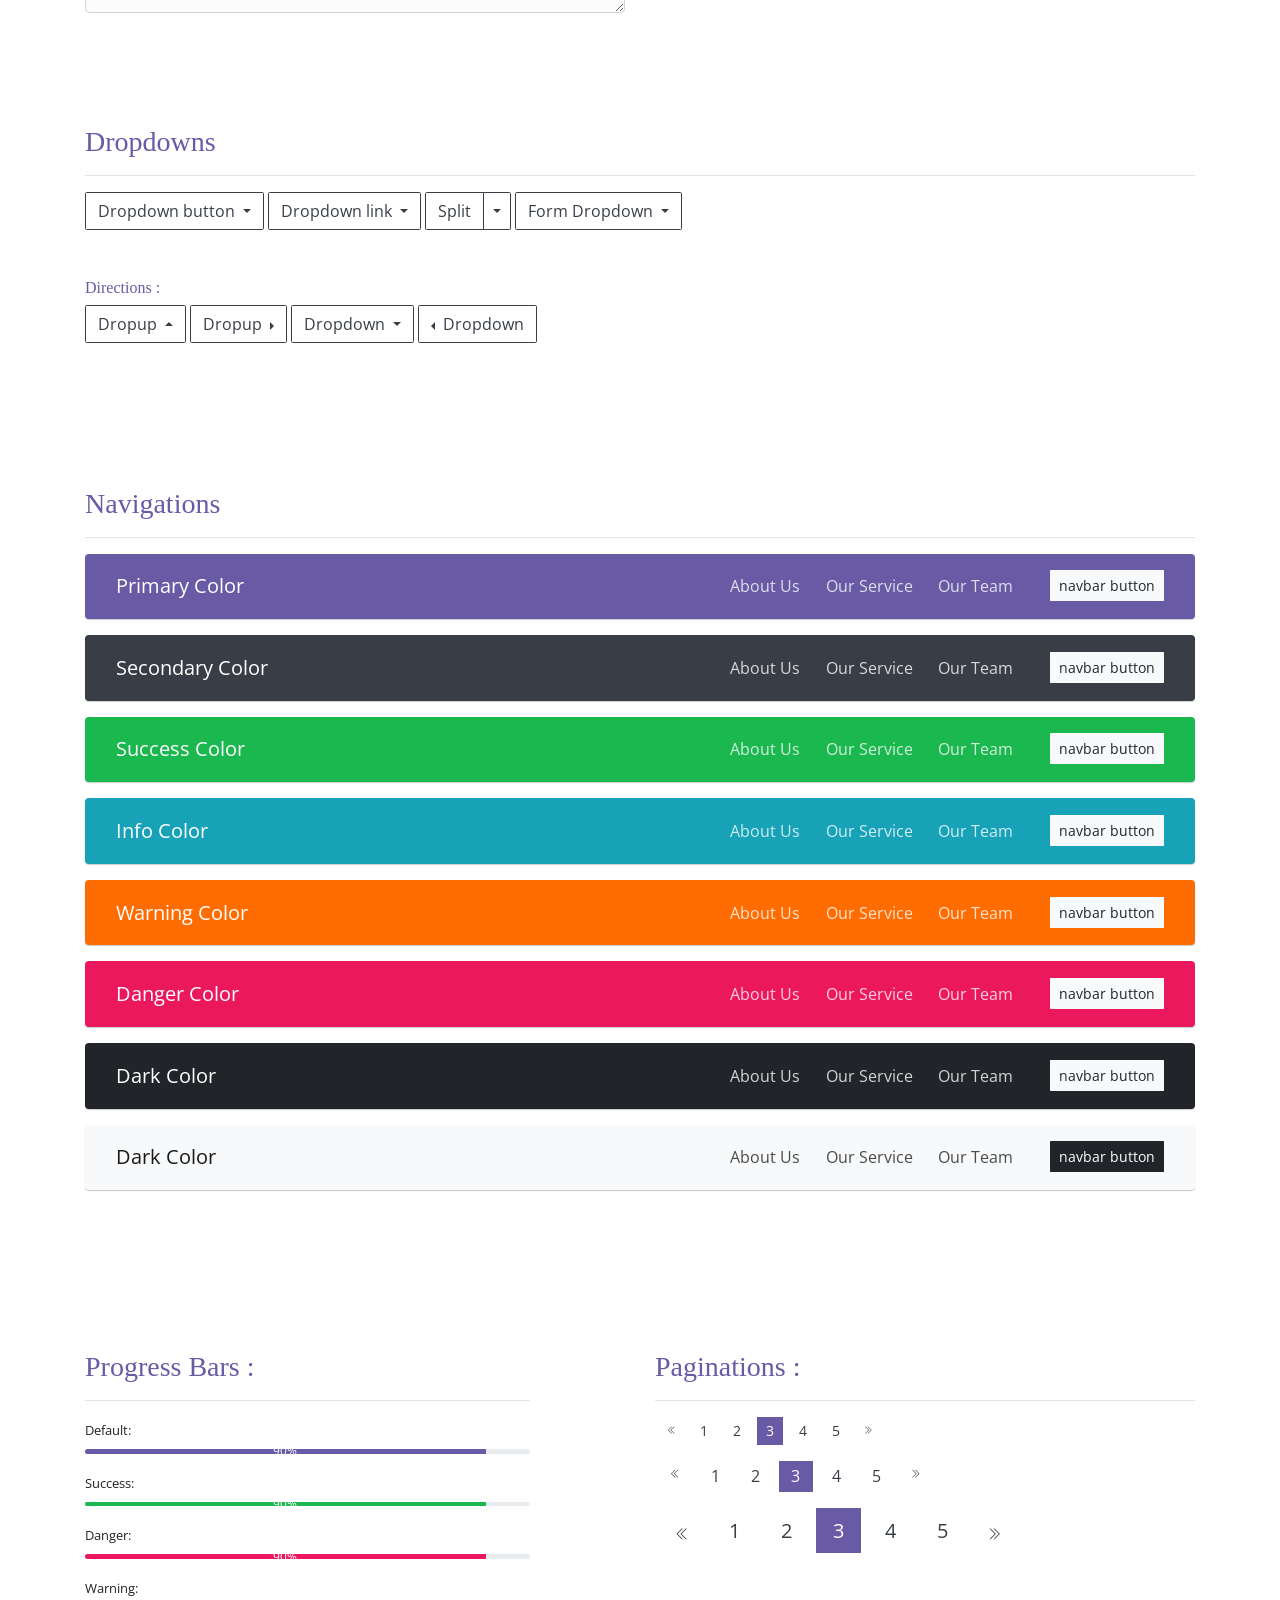
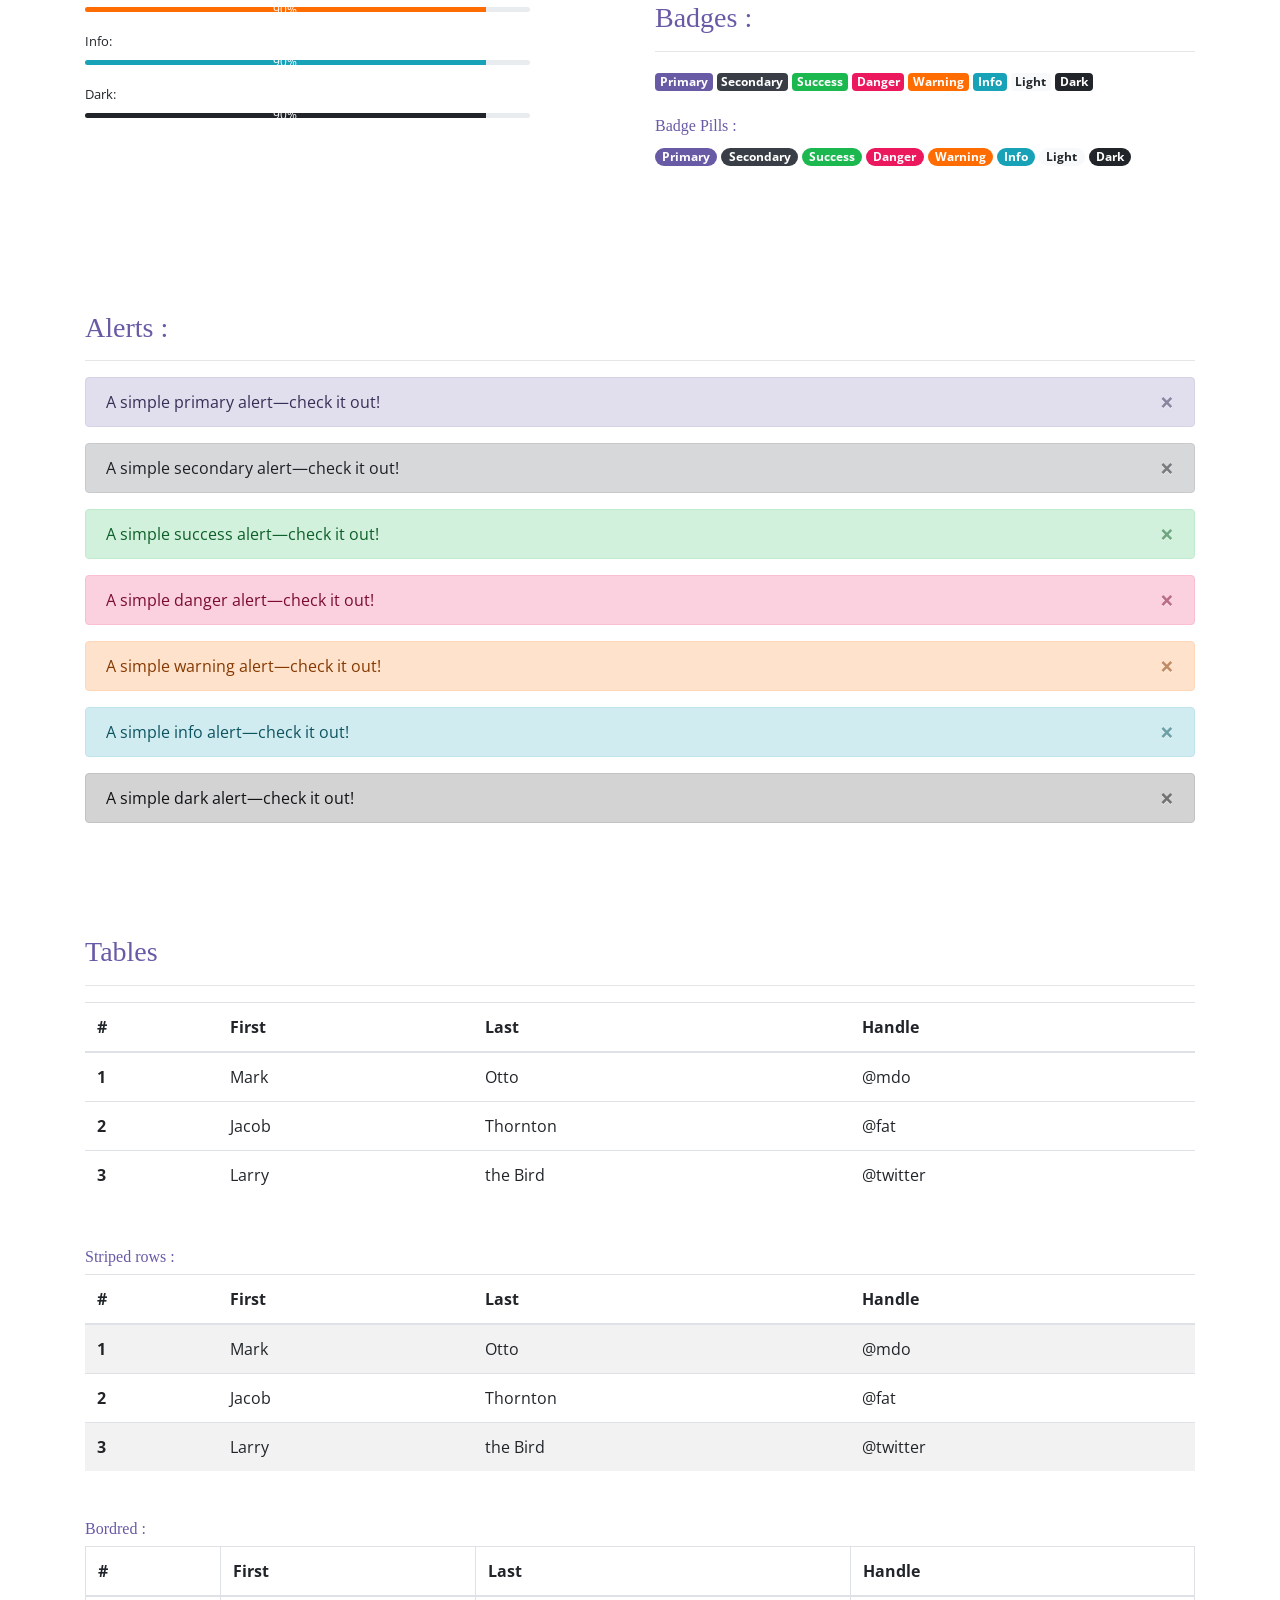
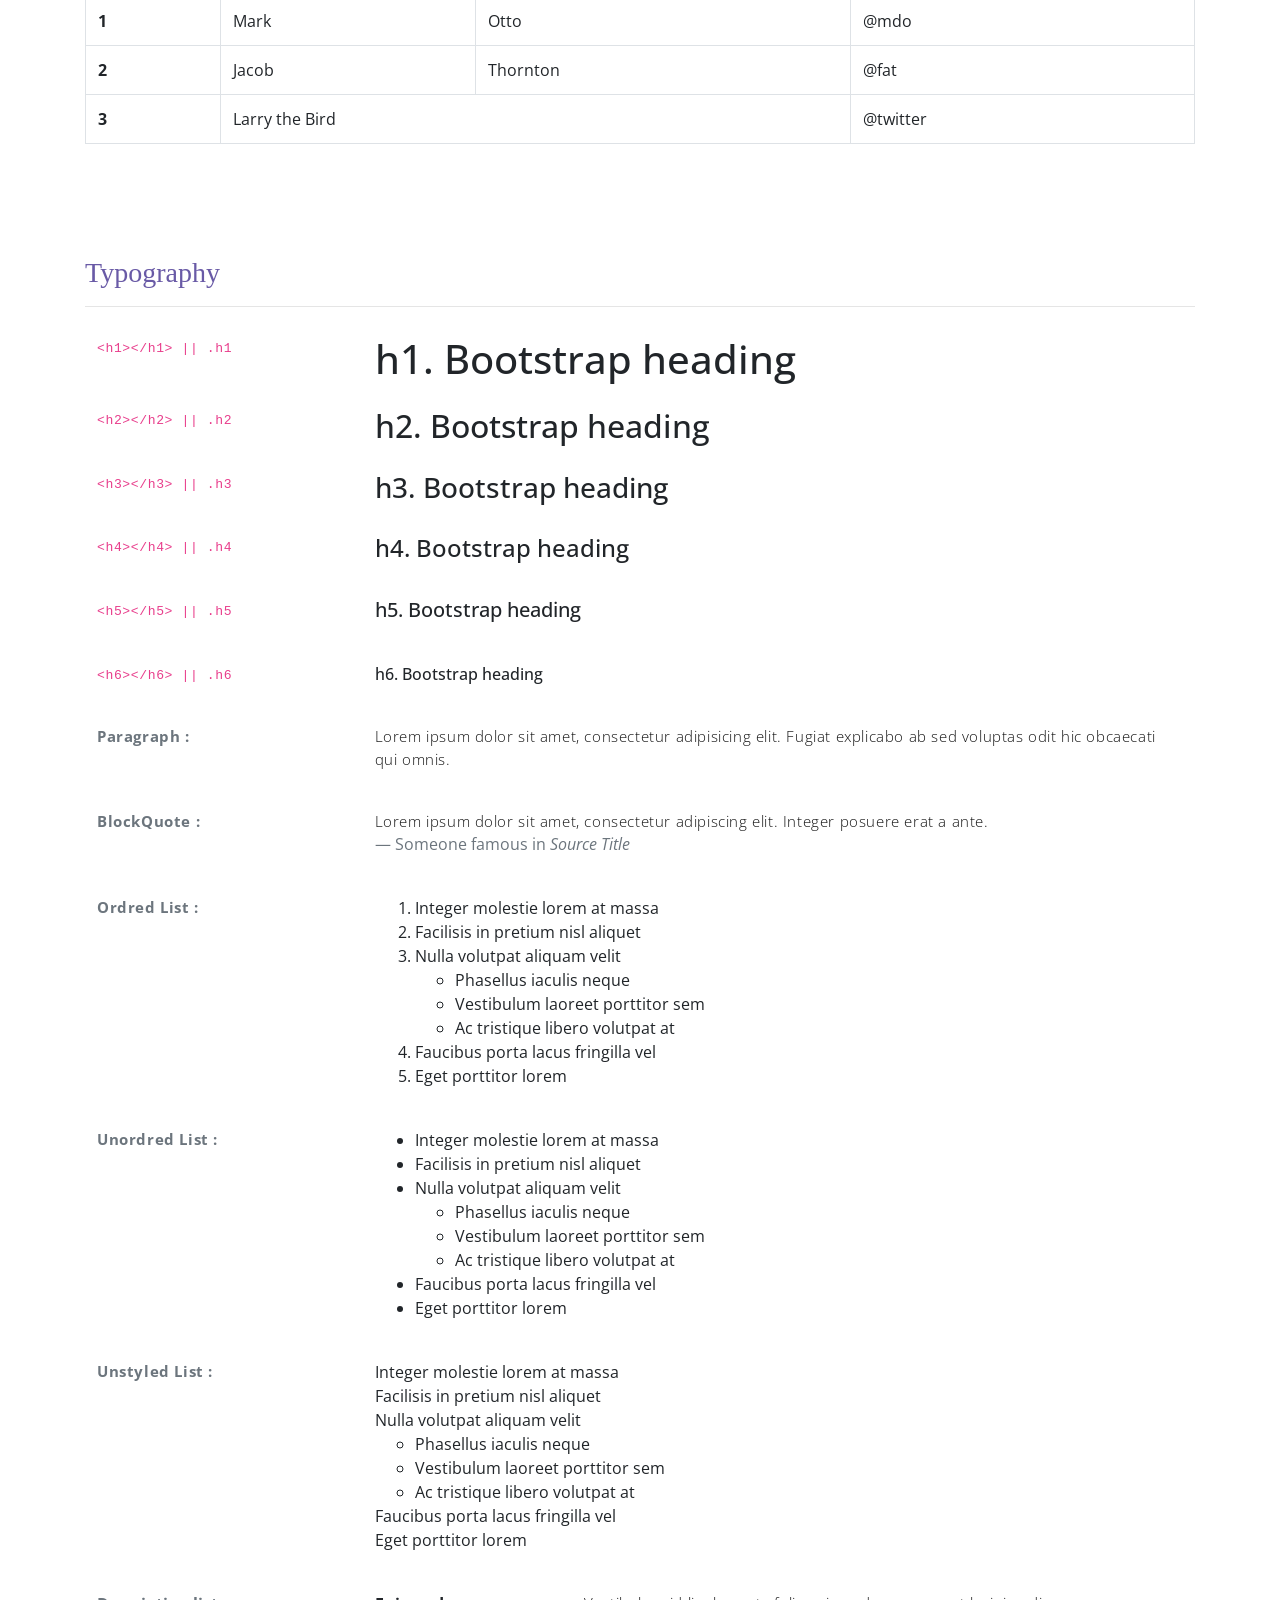
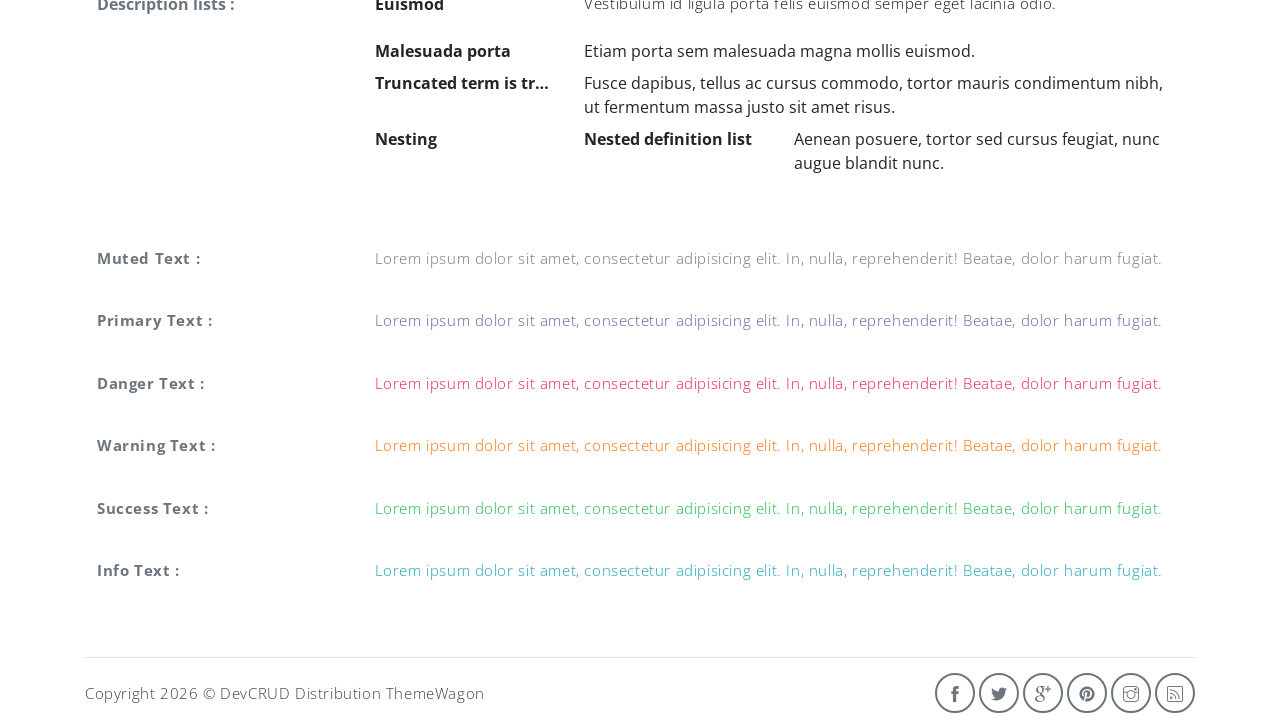
<file: careeer-guidance-site/components.html>
<!DOCTYPE html>
<html lang="en">

<head>
   <meta charset="utf-8">
   <meta name="viewport" content="width=device-width, initial-scale=1, shrink-to-fit=no">
   <meta name="description" content="Start your development with Meyawo landing page.">
   <meta name="author" content="Devcrud">
   <title>Meyawo Landing page | Components</title>
   <!-- font icons -->
   <link rel="stylesheet" href="assets/vendors/themify-icons/css/themify-icons.css">
   <!-- Bootstrap + Steller  -->
   <link rel="stylesheet" href="assets/css/meyawo.css">
</head>

<body>

   <!-- Page Header -->
   <header class="header header-mini">
      <div class="header-title">Components</div>
      <nav aria-label="breadcrumb">
         <ol class="breadcrumb">
            <li class="breadcrumb-item"><a href="/">Home</a></li>
            <li class="breadcrumb-item active" aria-current="page">Components</li>
         </ol>
      </nav>
   </header> <!-- End Of Page Header -->

   <!-- main content -->
   <div class="container">

      <!-- Buttons -->
      <h3 class="mt-5">Buttons</h3>
      <hr>
      <h6 class="section-secondary-title">Styles :</h6>
      <button class="btn btn-primary">Default</button>
      <button class="btn btn-outline-primary">outline</button>
      <button class="btn btn-primary rounded">Rounded</button>
      <button class="btn btn-primary rounded"><i class="ti-thumb-up pr-1"></i> With Icon</button>
      <button class="btn btn-primary circle"><i class="ti-heart"></i></button>

      <h6 class="section-secondary-title mt-5">Sizes :</h6>
      <button class="btn btn-primary btn-lg">Large</button>
      <button class="btn btn-primary ">Regular</button>
      <button class="btn btn-primary btn-sm">Small</button>
      <button class="btn btn-primary w-sm ml-3">w-sm</button>
      <button class="btn btn-primary w-md">w-md</button>
      <button class="btn btn-primary w-lg">w-lg</button>

      <h6 class="section-secondary-title mt-5">Colors :</h6>
      <button type="button" class="btn btn-primary">Primary</button>
      <button type="button" class="btn btn-secondary">Secondary</button>
      <button type="button" class="btn btn-success">Success</button>
      <button type="button" class="btn btn-danger">Danger</button>
      <button type="button" class="btn btn-warning">Warning</button>
      <button type="button" class="btn btn-info">Info</button>
      <button type="button" class="btn btn-light">Light</button>
      <button type="button" class="btn btn-dark">Dark</button>

      <h6 class="section-secondary-title mt-5">Buttons Tags :</h6>
      <button class="btn btn-primary" type="submit">Button</button>
      <input class="btn btn-primary" type="button" value="Input">
      <input class="btn btn-primary" type="submit" value="Submit">
      <input class="btn btn-primary" type="reset" value="Reset">

      <!-- devider -->
      <div class="py-5"></div>

      <!-- Inputs -->
      <h3>Inputs</h3>
      <hr>
      <div class="row mt-5">
         <div class="col-md-6">
            <h6 class="section-secondary-title">Form controls :</h6>
            <div class="form-group">
               <input type="email" class="form-control" id="exampleFormControlInput1" placeholder="Email address">
            </div>
            <div class="form-group">
               <input type="date" class="form-control" id="exampleFormControlInput1" placeholder="Date">
            </div>
            <div class="form-group">
               <input class="form-control" type="text" placeholder="Readonly input here…" readonly>
            </div>
            <div class="form-group">
               <input class="form-control" id="disabledInput" type="text" placeholder="Disabled input here..." disabled>
            </div>
            <div class="form-group">
               <select class="form-control" id="exampleFormControlSelect1">
                  <option>Example select</option>
                  <option>1</option>
                  <option>2</option>
                  <option>3</option>
                  <option>4</option>
                  <option>5</option>
               </select>
            </div>
            <div class="form-group">
               <select multiple class="form-control" id="exampleFormControlSelect2">
                  <option>Example multiple select</option>
                  <option>1</option>
                  <option>2</option>
                  <option>3</option>
                  <option>4</option>
                  <option>5</option>
               </select>
            </div>
            <div class="form-group">
               <textarea class="form-control" id="exampleFormControlTextarea1" rows="3"
                  placeholder="Example textarea"></textarea>
            </div>
         </div>
         <div class="col-md-6">
            <h6 class="section-secondary-title">Sizes :</h6>
            <div class="form-group">
               <input class="form-control form-control-lg" type="text" placeholder=".form-control-lg">
            </div>
            <div class="form-group">
               <input class="form-control" type="text" placeholder="Default input">
            </div>
            <div class="form-group">
               <input class="form-control form-control-sm" type="text" placeholder=".form-control-sm">
            </div>
         </div>
      </div> <!-- end of inputs -->

      <!-- devider -->
      <div class="py-5"></div>

      <!-- Dropdowns -->
      <h3 class="components-section-title font-weight-normal">Dropdowns</h3>
      <hr>
      <div class="dropdown d-inline-block">
         <button class="btn btn-outline-secondary dropdown-toggle" type="button" id="dropdownMenuButton"
            data-toggle="dropdown" aria-haspopup="true" aria-expanded="false">
            Dropdown button
         </button>
         <div class="dropdown-menu" aria-labelledby="dropdownMenuButton">
            <a class="dropdown-item" href="#">Action</a>
            <a class="dropdown-item" href="#">Another action</a>
            <a class="dropdown-item" href="#">Something else here</a>
         </div>
      </div>
      <div class="dropdown d-inline-block">
         <a class="btn btn-outline-secondary dropdown-toggle" href="#" role="button" id="dropdownMenuLink"
            data-toggle="dropdown" aria-haspopup="true" aria-expanded="false">
            Dropdown link
         </a>
         <div class="dropdown-menu" aria-labelledby="dropdownMenuLink">
            <a class="dropdown-item" href="#">Action</a>
            <a class="dropdown-item" href="#">Another action</a>
            <a class="dropdown-item" href="#">Something else here</a>
         </div>
      </div>
      <div class="btn-group">
         <button type="button" class="btn btn-outline-secondary">Split</button>
         <button type="button" class="btn btn-outline-secondary dropdown-toggle dropdown-toggle-split"
            data-toggle="dropdown" aria-haspopup="true" aria-expanded="false">
            <span class="sr-only">Toggle Dropdown</span>
         </button>
         <div class="dropdown-menu">
            <a class="dropdown-item" href="#">Action</a>
            <a class="dropdown-item" href="#">Another action</a>
            <a class="dropdown-item" href="#">Something else here</a>
            <div class="dropdown-divider"></div>
            <a class="dropdown-item" href="#">Separated link</a>
         </div>
      </div>
      <div class="btn-group">
         <button class="btn btn-outline-secondary dropdown-toggle" type="button" id="dropdownMenuButton"
            data-toggle="dropdown" aria-haspopup="true" aria-expanded="false">
            Form Dropdown
         </button>
         <div class="dropdown-menu form">
            <form class="px-4 py-3">
               <div class="form-group">
                  <input type="email" class="form-control" id="exampleDropdownFormEmail1"
                     placeholder="email@example.com">
               </div>
               <div class="form-group">
                  <input type="password" class="form-control" id="exampleDropdownFormPassword1" placeholder="Password">
               </div>
               <div class="form-check mb-3">
                  <input type="checkbox" class="form-check-input" id="dropdownCheck">
                  <label class="form-check-label" for="dropdownCheck">
                     Remember me
                  </label>
               </div>
               <button type="submit" class="btn btn-primary btn-block">Sign in</button>
            </form>
            <div class="dropdown-divider"></div>
            <a class="dropdown-item" href="#"><small>New around here? Sign up</small></a>
            <a class="dropdown-item" href="#"><small>Forgot password?</small></a>
         </div>
      </div>
      <h6 class="section-secondary-title mt-5">Directions :</h6>
      <div class="btn-group dropup">
         <button type="button" class="btn btn-outline-secondary dropdown-toggle" data-toggle="dropdown"
            aria-haspopup="true" aria-expanded="false">
            Dropup
         </button>
         <div class="dropdown-menu">
            <a class="dropdown-item" href="#">Action</a>
            <a class="dropdown-item" href="#">Another action</a>
            <a class="dropdown-item" href="#">Something else here</a>
            <div class="dropdown-divider"></div>
            <a class="dropdown-item" href="#">Separated link</a>
         </div>
      </div>
      <div class="btn-group dropright">
         <button type="button" class="btn btn-outline-secondary dropdown-toggle" data-toggle="dropdown"
            aria-haspopup="true" aria-expanded="false">
            Dropup
         </button>
         <div class="dropdown-menu">
            <a class="dropdown-item" href="#">Action</a>
            <a class="dropdown-item" href="#">Another action</a>
            <a class="dropdown-item" href="#">Something else here</a>
            <div class="dropdown-divider"></div>
            <a class="dropdown-item" href="#">Separated link</a>
         </div>
      </div>
      <div class="btn-group">
         <button type="button" class="btn btn-outline-secondary dropdown-toggle" data-toggle="dropdown"
            aria-haspopup="true" aria-expanded="false">
            Dropdown
         </button>
         <div class="dropdown-menu">
            <a class="dropdown-item" href="#">Action</a>
            <a class="dropdown-item" href="#">Another action</a>
            <a class="dropdown-item" href="#">Something else here</a>
            <div class="dropdown-divider"></div>
            <a class="dropdown-item" href="#">Separated link</a>
         </div>
      </div>
      <div class="btn-group dropleft">
         <button type="button" class="btn btn-outline-secondary dropdown-toggle" data-toggle="dropdown"
            aria-haspopup="true" aria-expanded="false">
            Dropdown
         </button>
         <div class="dropdown-menu">
            <a class="dropdown-item" href="#">Action</a>
            <a class="dropdown-item" href="#">Another action</a>
            <a class="dropdown-item" href="#">Something else here</a>
            <div class="dropdown-divider"></div>
            <a class="dropdown-item" href="#">Separated link</a>
         </div>
      </div> <!-- end of Dropdowns -->

      <!-- devider -->
      <div class="py-5"></div>

      <!-- navbars -->
      <h3 class="components-section-title font-weight-normal mt-5">Navigations</h3>
      <hr>
      <nav class="navbar navbar-expand-sm navbar-dark bg-primary rounded shadow mb-3">
         <div class="container">
            <a class="navbar-brand" href="#">Primary Color</a>
            <button class="navbar-toggler ml-auto" type="button" data-toggle="collapse"
               data-target="#navbarSupportedContent" aria-controls="navbarSupportedContent" aria-expanded="false"
               aria-label="Toggle navigation">
               <span class="navbar-toggler-icon"></span>
            </button>
            <div class="collapse navbar-collapse" id="navbarSupportedContent">
               <ul class="navbar-nav ml-auto">
                  <li class="nav-item">
                     <a class="nav-link" href="#about">About Us</a>
                  </li>
                  <li class="nav-item">
                     <a class="nav-link" href="#service">Our Service</a>
                  </li>
                  <li class="nav-item">
                     <a class="nav-link" href="#team">Our Team</a>
                  </li>
                  <li class="nav-item">
                     <a href="#book-table" class="ml-4 mt-1 btn btn-light btn-sm">navbar button</a>
                  </li>
               </ul>
            </div>
         </div>
      </nav>
      <nav class="navbar navbar-expand-sm navbar-dark bg-secondary rounded shadow mb-3">
         <div class="container">
            <a class="navbar-brand" href="#">Secondary Color</a>
            <button class="navbar-toggler ml-auto" type="button" data-toggle="collapse"
               data-target="#navbarSupportedContent" aria-controls="navbarSupportedContent" aria-expanded="false"
               aria-label="Toggle navigation">
               <span class="navbar-toggler-icon"></span>
            </button>
            <div class="collapse navbar-collapse" id="navbarSupportedContent">
               <ul class="navbar-nav ml-auto">
                  <li class="nav-item">
                     <a class="nav-link" href="#about">About Us</a>
                  </li>
                  <li class="nav-item">
                     <a class="nav-link" href="#service">Our Service</a>
                  </li>
                  <li class="nav-item">
                     <a class="nav-link" href="#team">Our Team</a>
                  </li>
                  <li class="nav-item">
                     <a href="#book-table" class="ml-4 mt-1 btn btn-light btn-sm">navbar button</a>
                  </li>
               </ul>
            </div>
         </div>
      </nav>
      <nav class="navbar navbar-expand-sm navbar-dark bg-success rounded shadow mb-3">
         <div class="container">
            <a class="navbar-brand" href="#">Success Color</a>
            <button class="navbar-toggler ml-auto" type="button" data-toggle="collapse"
               data-target="#navbarSupportedContent" aria-controls="navbarSupportedContent" aria-expanded="false"
               aria-label="Toggle navigation">
               <span class="navbar-toggler-icon"></span>
            </button>
            <div class="collapse navbar-collapse" id="navbarSupportedContent">
               <ul class="navbar-nav ml-auto">
                  <li class="nav-item">
                     <a class="nav-link" href="#about">About Us</a>
                  </li>
                  <li class="nav-item">
                     <a class="nav-link" href="#service">Our Service</a>
                  </li>
                  <li class="nav-item">
                     <a class="nav-link" href="#team">Our Team</a>
                  </li>
                  <li class="nav-item">
                     <a href="#book-table" class="ml-4 mt-1 btn btn-light btn-sm">navbar button</a>
                  </li>
               </ul>
            </div>
         </div>
      </nav>
      <nav class="navbar navbar-expand-sm navbar-dark bg-info rounded shadow mb-3">
         <div class="container">
            <a class="navbar-brand" href="#">Info Color</a>
            <button class="navbar-toggler ml-auto" type="button" data-toggle="collapse"
               data-target="#navbarSupportedContent" aria-controls="navbarSupportedContent" aria-expanded="false"
               aria-label="Toggle navigation">
               <span class="navbar-toggler-icon"></span>
            </button>
            <div class="collapse navbar-collapse" id="navbarSupportedContent">
               <ul class="navbar-nav ml-auto">
                  <li class="nav-item">
                     <a class="nav-link" href="#about">About Us</a>
                  </li>
                  <li class="nav-item">
                     <a class="nav-link" href="#service">Our Service</a>
                  </li>
                  <li class="nav-item">
                     <a class="nav-link" href="#team">Our Team</a>
                  </li>
                  <li class="nav-item">
                     <a href="#book-table" class="ml-4 mt-1 btn btn-light btn-sm">navbar button</a>
                  </li>
               </ul>
            </div>
         </div>
      </nav>
      <nav class="navbar navbar-expand-sm navbar-dark bg-warning rounded shadow mb-3">
         <div class="container">
            <a class="navbar-brand" href="#">Warning Color</a>
            <button class="navbar-toggler ml-auto" type="button" data-toggle="collapse"
               data-target="#navbarSupportedContent" aria-controls="navbarSupportedContent" aria-expanded="false"
               aria-label="Toggle navigation">
               <span class="navbar-toggler-icon"></span>
            </button>
            <div class="collapse navbar-collapse" id="navbarSupportedContent">
               <ul class="navbar-nav ml-auto">
                  <li class="nav-item">
                     <a class="nav-link" href="#about">About Us</a>
                  </li>
                  <li class="nav-item">
                     <a class="nav-link" href="#service">Our Service</a>
                  </li>
                  <li class="nav-item">
                     <a class="nav-link" href="#team">Our Team</a>
                  </li>
                  <li class="nav-item">
                     <a href="#book-table" class="ml-4 mt-1 btn btn-light btn-sm">navbar button</a>
                  </li>
               </ul>
            </div>
         </div>
      </nav>
      <nav class="navbar navbar-expand-sm navbar-dark bg-danger rounded shadow mb-3">
         <div class="container">
            <a class="navbar-brand" href="#">Danger Color</a>
            <button class="navbar-toggler ml-auto" type="button" data-toggle="collapse"
               data-target="#navbarSupportedContent" aria-controls="navbarSupportedContent" aria-expanded="false"
               aria-label="Toggle navigation">
               <span class="navbar-toggler-icon"></span>
            </button>
            <div class="collapse navbar-collapse" id="navbarSupportedContent">
               <ul class="navbar-nav ml-auto">
                  <li class="nav-item">
                     <a class="nav-link" href="#about">About Us</a>
                  </li>
                  <li class="nav-item">
                     <a class="nav-link" href="#service">Our Service</a>
                  </li>
                  <li class="nav-item">
                     <a class="nav-link" href="#team">Our Team</a>
                  </li>
                  <li class="nav-item">
                     <a href="#book-table" class="ml-4 mt-1 btn btn-light btn-sm">navbar button</a>
                  </li>
               </ul>
            </div>
         </div>
      </nav>
      <nav class="navbar navbar-expand-sm navbar-dark bg-dark rounded shadow mb-3">
         <div class="container">
            <a class="navbar-brand" href="#">Dark Color</a>
            <button class="navbar-toggler ml-auto" type="button" data-toggle="collapse"
               data-target="#navbarSupportedContent" aria-controls="navbarSupportedContent" aria-expanded="false"
               aria-label="Toggle navigation">
               <span class="navbar-toggler-icon"></span>
            </button>
            <div class="collapse navbar-collapse" id="navbarSupportedContent">
               <ul class="navbar-nav ml-auto">
                  <li class="nav-item">
                     <a class="nav-link" href="#about">About Us</a>
                  </li>
                  <li class="nav-item">
                     <a class="nav-link" href="#service">Our Service</a>
                  </li>
                  <li class="nav-item">
                     <a class="nav-link" href="#team">Our Team</a>
                  </li>
                  <li class="nav-item">
                     <a href="#book-table" class="ml-4 mt-1 btn btn-light btn-sm">navbar button</a>
                  </li>
               </ul>
            </div>
         </div>
      </nav>
      <nav class="navbar navbar-expand-sm navbar-light bg-light rounded shadow mb-3">
         <div class="container">
            <a class="navbar-brand" href="#">Dark Color</a>
            <button class="navbar-toggler ml-auto" type="button" data-toggle="collapse"
               data-target="#navbarSupportedContent" aria-controls="navbarSupportedContent" aria-expanded="false"
               aria-label="Toggle navigation">
               <span class="navbar-toggler-icon"></span>
            </button>
            <div class="collapse navbar-collapse" id="navbarSupportedContent">
               <ul class="navbar-nav ml-auto">
                  <li class="nav-item">
                     <a class="nav-link" href="#about">About Us</a>
                  </li>
                  <li class="nav-item">
                     <a class="nav-link" href="#service">Our Service</a>
                  </li>
                  <li class="nav-item">
                     <a class="nav-link" href="#team">Our Team</a>
                  </li>
                  <li class="nav-item">
                     <a href="#book-table" class="ml-4 mt-1 btn btn-dark btn-sm">navbar button</a>
                  </li>
               </ul>
            </div>
         </div>
      </nav>
      <!-- End of navbars -->

      <!-- devider -->
      <div class="py-5"></div>

      <!-- progress bars -->
      <div class="row justify-content-between">
         <div class="col-md-5">
            <h3 class="components-section-title font-weight-normal mt-5">Progress Bars :</h3>
            <hr>
            <small>Default: </small>
            <div class="progress mt-2 mb-3">
               <div class="progress-bar" role="progressbar" style="width: 90%" aria-valuenow="25" aria-valuemin="0"
                  aria-valuemax="100"><span>90%</span></div>
            </div>
            <small>Success:</small>
            <div class="progress mt-2 mb-3">
               <div class="progress-bar bg-success" role="progressbar" style="width: 90%" aria-valuenow="25"
                  aria-valuemin="0" aria-valuemax="100"><span>90%</span></div>
            </div>
            <small>Danger:</small>
            <div class="progress mt-2 mb-3">
               <div class="progress-bar bg-danger" role="progressbar" style="width: 90%" aria-valuenow="25"
                  aria-valuemin="0" aria-valuemax="100"><span>90%</span></div>
            </div>
            <small>Warning:</small>
            <div class="progress mt-2 mb-3">
               <div class="progress-bar bg-warning" role="progressbar" style="width: 90%" aria-valuenow="25"
                  aria-valuemin="0" aria-valuemax="100"><span>90%</span></div>
            </div>
            <small>Info:</small>
            <div class="progress mt-2 mb-3">
               <div class="progress-bar bg-info" role="progressbar" style="width: 90%" aria-valuenow="25"
                  aria-valuemin="0" aria-valuemax="100"><span>90%</span></div>
            </div>
            <small>Dark:</small>
            <div class="progress mt-2 mb-3">
               <div class="progress-bar bg-dark" role="progressbar" style="width: 90%" aria-valuenow="25"
                  aria-valuemin="0" aria-valuemax="100"><span>90%</span></div>
            </div>
         </div>
         <div class="col-md-6">
            <h3 class="components-section-title font-weight-normal mt-5">Paginations :</h3>
            <hr>
            <nav aria-label="Page navigation example">
               <ul class="pagination pagination-sm">
                  <li class="page-item"><a class="page-link" href="#"><i class="ti-angle-double-left"></i></a></li>
                  <li class="page-item"><a class="page-link" href="#">1</a></li>
                  <li class="page-item"><a class="page-link" href="#">2</a></li>
                  <li class="page-item active"><a class="page-link" href="#">3</a></li>
                  <li class="page-item"><a class="page-link" href="#">4</a></li>
                  <li class="page-item"><a class="page-link" href="#">5</a></li>
                  <li class="page-item"><a class="page-link" href="#"><i class="ti-angle-double-right"></i></a></li>
               </ul>
            </nav>
            <nav aria-label="Page navigation example">
               <ul class="pagination">
                  <li class="page-item"><a class="page-link" href="#"><i class="ti-angle-double-left"></i></a></li>
                  <li class="page-item"><a class="page-link" href="#">1</a></li>
                  <li class="page-item"><a class="page-link" href="#">2</a></li>
                  <li class="page-item active"><a class="page-link" href="#">3</a></li>
                  <li class="page-item"><a class="page-link" href="#">4</a></li>
                  <li class="page-item"><a class="page-link" href="#">5</a></li>
                  <li class="page-item"><a class="page-link" href="#"><i class="ti-angle-double-right"></i></a></li>
               </ul>
            </nav>
            <nav aria-label="Page navigation example">
               <ul class="pagination pagination-lg">
                  <li class="page-item"><a class="page-link" href="#"><i class="ti-angle-double-left"></i></a></li>
                  <li class="page-item"><a class="page-link" href="#">1</a></li>
                  <li class="page-item"><a class="page-link" href="#">2</a></li>
                  <li class="page-item active"><a class="page-link" href="#">3</a></li>
                  <li class="page-item"><a class="page-link" href="#">4</a></li>
                  <li class="page-item"><a class="page-link" href="#">5</a></li>
                  <li class="page-item"><a class="page-link" href="#"><i class="ti-angle-double-right"></i></a></li>
               </ul>
            </nav>

            <!-- Badges -->
            <h3 class="components-section-title font-weight-normal mt-5">Badges :</h3>
            <hr>
            <span class="badge badge-primary">Primary</span>
            <span class="badge badge-secondary">Secondary</span>
            <span class="badge badge-success">Success</span>
            <span class="badge badge-danger">Danger</span>
            <span class="badge badge-warning">Warning</span>
            <span class="badge badge-info">Info</span>
            <span class="badge badge-light">Light</span>
            <span class="badge badge-dark">Dark</span>
            <h6 class="section-secondary-title mt-4 mb-2">Badge Pills :</h6>
            <span class="badge badge-pill badge-primary">Primary</span>
            <span class="badge badge-pill badge-secondary">Secondary</span>
            <span class="badge badge-pill badge-success">Success</span>
            <span class="badge badge-pill badge-danger">Danger</span>
            <span class="badge badge-pill badge-warning">Warning</span>
            <span class="badge badge-pill badge-info">Info</span>
            <span class="badge badge-pill badge-light">Light</span>
            <span class="badge badge-pill badge-dark">Dark</span>
         </div>
      </div> <!-- End of Progress bars -->

      <!-- devider -->
      <div class="py-5"></div>

      <!-- Alerts -->
      <h3 class="components-section-title font-weight-normal mt-5">Alerts :</h3>
      <hr>
      <div class="alert alert-primary alert-dismissible fade show" role="alert">
         A simple primary alert—check it out!
         <button type="button" class="close" data-dismiss="alert" aria-label="Close">
            <span aria-hidden="true">&times;</span>
         </button>
      </div>
      <div class="alert alert-secondary alert-dismissible fade show" role="alert">
         A simple secondary alert—check it out!
         <button type="button" class="close" data-dismiss="alert" aria-label="Close">
            <span aria-hidden="true">&times;</span>
         </button>
      </div>
      <div class="alert alert-success alert-dismissible fade show" role="alert">
         A simple success alert—check it out!
         <button type="button" class="close" data-dismiss="alert" aria-label="Close">
            <span aria-hidden="true">&times;</span>
         </button>
      </div>
      <div class="alert alert-danger alert-dismissible fade show" role="alert">
         A simple danger alert—check it out!
         <button type="button" class="close" data-dismiss="alert" aria-label="Close">
            <span aria-hidden="true">&times;</span>
         </button>
      </div>
      <div class="alert alert-warning alert-dismissible fade show" role="alert">
         A simple warning alert—check it out!
         <button type="button" class="close" data-dismiss="alert" aria-label="Close">
            <span aria-hidden="true">&times;</span>
         </button>
      </div>
      <div class="alert alert-info alert-dismissible fade show" role="alert">
         A simple info alert—check it out!
         <button type="button" class="close" data-dismiss="alert" aria-label="Close">
            <span aria-hidden="true">&times;</span>
         </button>
      </div>
      <div class="alert alert-dark alert-dismissible fade show" role="alert">
         A simple dark alert—check it out!
         <button type="button" class="close" data-dismiss="alert" aria-label="Close">
            <span aria-hidden="true">&times;</span>
         </button>
      </div>
      <!-- end of alerts -->

      <!-- devider -->
      <div class="py-5"></div>

      <!-- tables -->
      <h3 class="components-section-title">Tables</h3>
      <hr>
      <table class="table">
         <thead>
            <tr>
               <th scope="col">#</th>
               <th scope="col">First</th>
               <th scope="col">Last</th>
               <th scope="col">Handle</th>
            </tr>
         </thead>
         <tbody>
            <tr>
               <th scope="row">1</th>
               <td>Mark</td>
               <td>Otto</td>
               <td>@mdo</td>
            </tr>
            <tr>
               <th scope="row">2</th>
               <td>Jacob</td>
               <td>Thornton</td>
               <td>@fat</td>
            </tr>
            <tr>
               <th scope="row">3</th>
               <td>Larry</td>
               <td>the Bird</td>
               <td>@twitter</td>
            </tr>
         </tbody>
      </table>

      <h6 class="section-secondary-title mt-5">Striped rows :</h6>
      <table class="table table-striped">
         <thead>
            <tr>
               <th scope="col">#</th>
               <th scope="col">First</th>
               <th scope="col">Last</th>
               <th scope="col">Handle</th>
            </tr>
         </thead>
         <tbody>
            <tr>
               <th scope="row">1</th>
               <td>Mark</td>
               <td>Otto</td>
               <td>@mdo</td>
            </tr>
            <tr>
               <th scope="row">2</th>
               <td>Jacob</td>
               <td>Thornton</td>
               <td>@fat</td>
            </tr>
            <tr>
               <th scope="row">3</th>
               <td>Larry</td>
               <td>the Bird</td>
               <td>@twitter</td>
            </tr>
         </tbody>
      </table>

      <h6 class="section-secondary-title mt-5">Bordred :</h6>
      <table class="table table-bordered">
         <thead>
            <tr>
               <th scope="col">#</th>
               <th scope="col">First</th>
               <th scope="col">Last</th>
               <th scope="col">Handle</th>
            </tr>
         </thead>
         <tbody>
            <tr>
               <th scope="row">1</th>
               <td>Mark</td>
               <td>Otto</td>
               <td>@mdo</td>
            </tr>
            <tr>
               <th scope="row">2</th>
               <td>Jacob</td>
               <td>Thornton</td>
               <td>@fat</td>
            </tr>
            <tr>
               <th scope="row">3</th>
               <td colspan="2">Larry the Bird</td>
               <td>@twitter</td>
            </tr>
         </tbody>
      </table>
      <!-- end of tables -->

      <!-- devider -->
      <div class="py-5"></div>

      <!-- typography -->
      <h3 class="components-section-title">Typography</h3>
      <hr>
      <table class="table table-borderless v-align-center">
         <tbody>
            <tr>
               <td>
                  <p><code class="highlighter-rouge">&lt;h1&gt;&lt;/h1&gt; || .h1</code></p>
               </td>
               <td class="w-75"><span class="h1">h1. Bootstrap heading</span></td>
            </tr>
            <tr>
               <td>
                  <p><code class="highlighter-rouge">&lt;h2&gt;&lt;/h2&gt; || .h2</code></p>
               </td>
               <td><span class="h2">h2. Bootstrap heading</span></td>
            </tr>
            <tr>
               <td>
                  <p><code class="highlighter-rouge">&lt;h3&gt;&lt;/h3&gt; || .h3</code></p>
               </td>
               <td><span class="h3">h3. Bootstrap heading</span></td>
            </tr>
            <tr>
               <td>
                  <p><code class="highlighter-rouge">&lt;h4&gt;&lt;/h4&gt; || .h4</code></p>
               </td>
               <td><span class="h4">h4. Bootstrap heading</span></td>
            </tr>
            <tr>
               <td>
                  <p><code class="highlighter-rouge">&lt;h5&gt;&lt;/h5&gt; || .h5</code></p>
               </td>
               <td><span class="h5">h5. Bootstrap heading</span></td>
            </tr>
            <tr>
               <td>
                  <p><code class="highlighter-rouge">&lt;h6&gt;&lt;/h6&gt; || .h6</code></p>
               </td>
               <td><span class="h6">h6. Bootstrap heading</span></td>
            </tr>
            <tr>
               <td>
                  <p class="font-weight-bold text-muted">Paragraph :</p>
               </td>
               <td>
                  <p>Lorem ipsum dolor sit amet, consectetur adipisicing elit. Fugiat explicabo ab sed voluptas odit hic
                     obcaecati qui omnis.</p>
               </td>
            </tr>
            <tr>
               <td>
                  <p class="font-weight-bold text-muted">BlockQuote :</p>
               </td>
               <td>
                  <blockquote class="blockquote">
                     <p class="mb-0">Lorem ipsum dolor sit amet, consectetur adipiscing elit. Integer posuere erat a
                        ante.</p>
                     <footer class="blockquote-footer">Someone famous in <cite title="Source Title">Source Title</cite>
                     </footer>
                  </blockquote>
               </td>
            </tr>

            <tr>
               <td>
                  <p class="font-weight-bold text-muted">Ordred List :</p>
               </td>
               <td>
                  <ol>
                     <li>Integer molestie lorem at massa</li>
                     <li>Facilisis in pretium nisl aliquet</li>
                     <li>Nulla volutpat aliquam velit
                        <ul>
                           <li>Phasellus iaculis neque</li>
                           <li>Vestibulum laoreet porttitor sem</li>
                           <li>Ac tristique libero volutpat at</li>
                        </ul>
                     </li>
                     <li>Faucibus porta lacus fringilla vel</li>
                     <li>Eget porttitor lorem</li>
                  </ol>
               </td>
            </tr>
            <tr>
               <td>
                  <p class="font-weight-bold text-muted">Unordred List :</p>
               </td>
               <td>
                  <ul>
                     <li>Integer molestie lorem at massa</li>
                     <li>Facilisis in pretium nisl aliquet</li>
                     <li>Nulla volutpat aliquam velit
                        <ul>
                           <li>Phasellus iaculis neque</li>
                           <li>Vestibulum laoreet porttitor sem</li>
                           <li>Ac tristique libero volutpat at</li>
                        </ul>
                     </li>
                     <li>Faucibus porta lacus fringilla vel</li>
                     <li>Eget porttitor lorem</li>
                  </ul>
               </td>
            </tr>
            <tr>
               <td>
                  <p class="font-weight-bold text-muted">Unstyled List :</p>
               </td>
               <td>
                  <ul class="list-unstyled">
                     <li>Integer molestie lorem at massa</li>
                     <li>Facilisis in pretium nisl aliquet</li>
                     <li>Nulla volutpat aliquam velit
                        <ul>
                           <li>Phasellus iaculis neque</li>
                           <li>Vestibulum laoreet porttitor sem</li>
                           <li>Ac tristique libero volutpat at</li>
                        </ul>
                     </li>
                     <li>Faucibus porta lacus fringilla vel</li>
                     <li>Eget porttitor lorem</li>
                  </ul>
               </td>
            </tr>
            <tr>
               <td class="font-weight-bold text-muted">Description lists : </td>
               <td>
                  <dl class="row">
                     <dt class="col-sm-3">Euismod</dt>
                     <dd class="col-sm-9">
                        <p>Vestibulum id ligula porta felis euismod semper eget lacinia odio.</p>
                     </dd>

                     <dt class="col-sm-3">Malesuada porta</dt>
                     <dd class="col-sm-9">Etiam porta sem malesuada magna mollis euismod.</dd>

                     <dt class="col-sm-3 text-truncate">Truncated term is truncated</dt>
                     <dd class="col-sm-9">Fusce dapibus, tellus ac cursus commodo, tortor mauris condimentum nibh, ut
                        fermentum massa justo sit amet risus.</dd>

                     <dt class="col-sm-3">Nesting</dt>
                     <dd class="col-sm-9">
                        <dl class="row">
                           <dt class="col-sm-4">Nested definition list</dt>
                           <dd class="col-sm-8">Aenean posuere, tortor sed cursus feugiat, nunc augue blandit nunc.</dd>
                        </dl>
                     </dd>
                  </dl>
               </td>
            </tr>
            <tr>
               <td>
                  <p class="font-weight-bold text-muted">Muted Text :</p>
               </td>
               <td>
                  <p class="text-muted">Lorem ipsum dolor sit amet, consectetur adipisicing elit. In, nulla,
                     reprehenderit! Beatae, dolor harum fugiat.</p>
               </td>
            </tr>
            <tr>
               <td>
                  <p class="font-weight-bold text-muted">Primary Text :</p>
               </td>
               <td>
                  <p class="text-primary">Lorem ipsum dolor sit amet, consectetur adipisicing elit. In, nulla,
                     reprehenderit! Beatae, dolor harum fugiat.</p>
               </td>
            </tr>
            <tr>
               <td>
                  <p class="font-weight-bold text-muted">Danger Text :</p>
               </td>
               <td>
                  <p class="text-danger">Lorem ipsum dolor sit amet, consectetur adipisicing elit. In, nulla,
                     reprehenderit! Beatae, dolor harum fugiat.</p>
               </td>
            </tr>
            <tr>
               <td>
                  <p class="font-weight-bold text-muted">Warning Text :</p>
               </td>
               <td>
                  <p class="text-warning">Lorem ipsum dolor sit amet, consectetur adipisicing elit. In, nulla,
                     reprehenderit! Beatae, dolor harum fugiat.</p>
               </td>
            </tr>
            <tr>
               <td>
                  <p class="font-weight-bold text-muted">Success Text :</p>
               </td>
               <td>
                  <p class="text-success">Lorem ipsum dolor sit amet, consectetur adipisicing elit. In, nulla,
                     reprehenderit! Beatae, dolor harum fugiat.</p>
               </td>
            </tr>
            <tr>
               <td>
                  <p class="font-weight-bold text-muted">Info Text :</p>
               </td>
               <td>
                  <p class="text-info">Lorem ipsum dolor sit amet, consectetur adipisicing elit. In, nulla,
                     reprehenderit! Beatae, dolor harum fugiat.</p>
               </td>
            </tr>
         </tbody>
      </table>
   </div>
   <!-- end of typography -->

   <!-- footer -->
   <div class="container mt-5">
      <footer class="footer">
         <p class="mb-0">Copyright
            <script>document.write(new Date().getFullYear())</script> &copy; <a
               href="http://www.devcrud.com">DevCRUD</a> Distribution <a href="https://themewagon.com">ThemeWagon</a>
         </p>
         <div class="social-links text-right m-auto ml-sm-auto">
            <a href="javascript:void(0)" class="link"><i class="ti-facebook"></i></a>
            <a href="javascript:void(0)" class="link"><i class="ti-twitter-alt"></i></a>
            <a href="javascript:void(0)" class="link"><i class="ti-google"></i></a>
            <a href="javascript:void(0)" class="link"><i class="ti-pinterest-alt"></i></a>
            <a href="javascript:void(0)" class="link"><i class="ti-instagram"></i></a>
            <a href="javascript:void(0)" class="link"><i class="ti-rss"></i></a>
         </div>
      </footer>
   </div> <!-- end of page footer -->

   <!-- core  -->
   <script src="assets/vendors/jquery/jquery-3.4.1.js"></script>
   <script src="assets/vendors/bootstrap/bootstrap.bundle.js"></script>

</body>

</html>
</file>
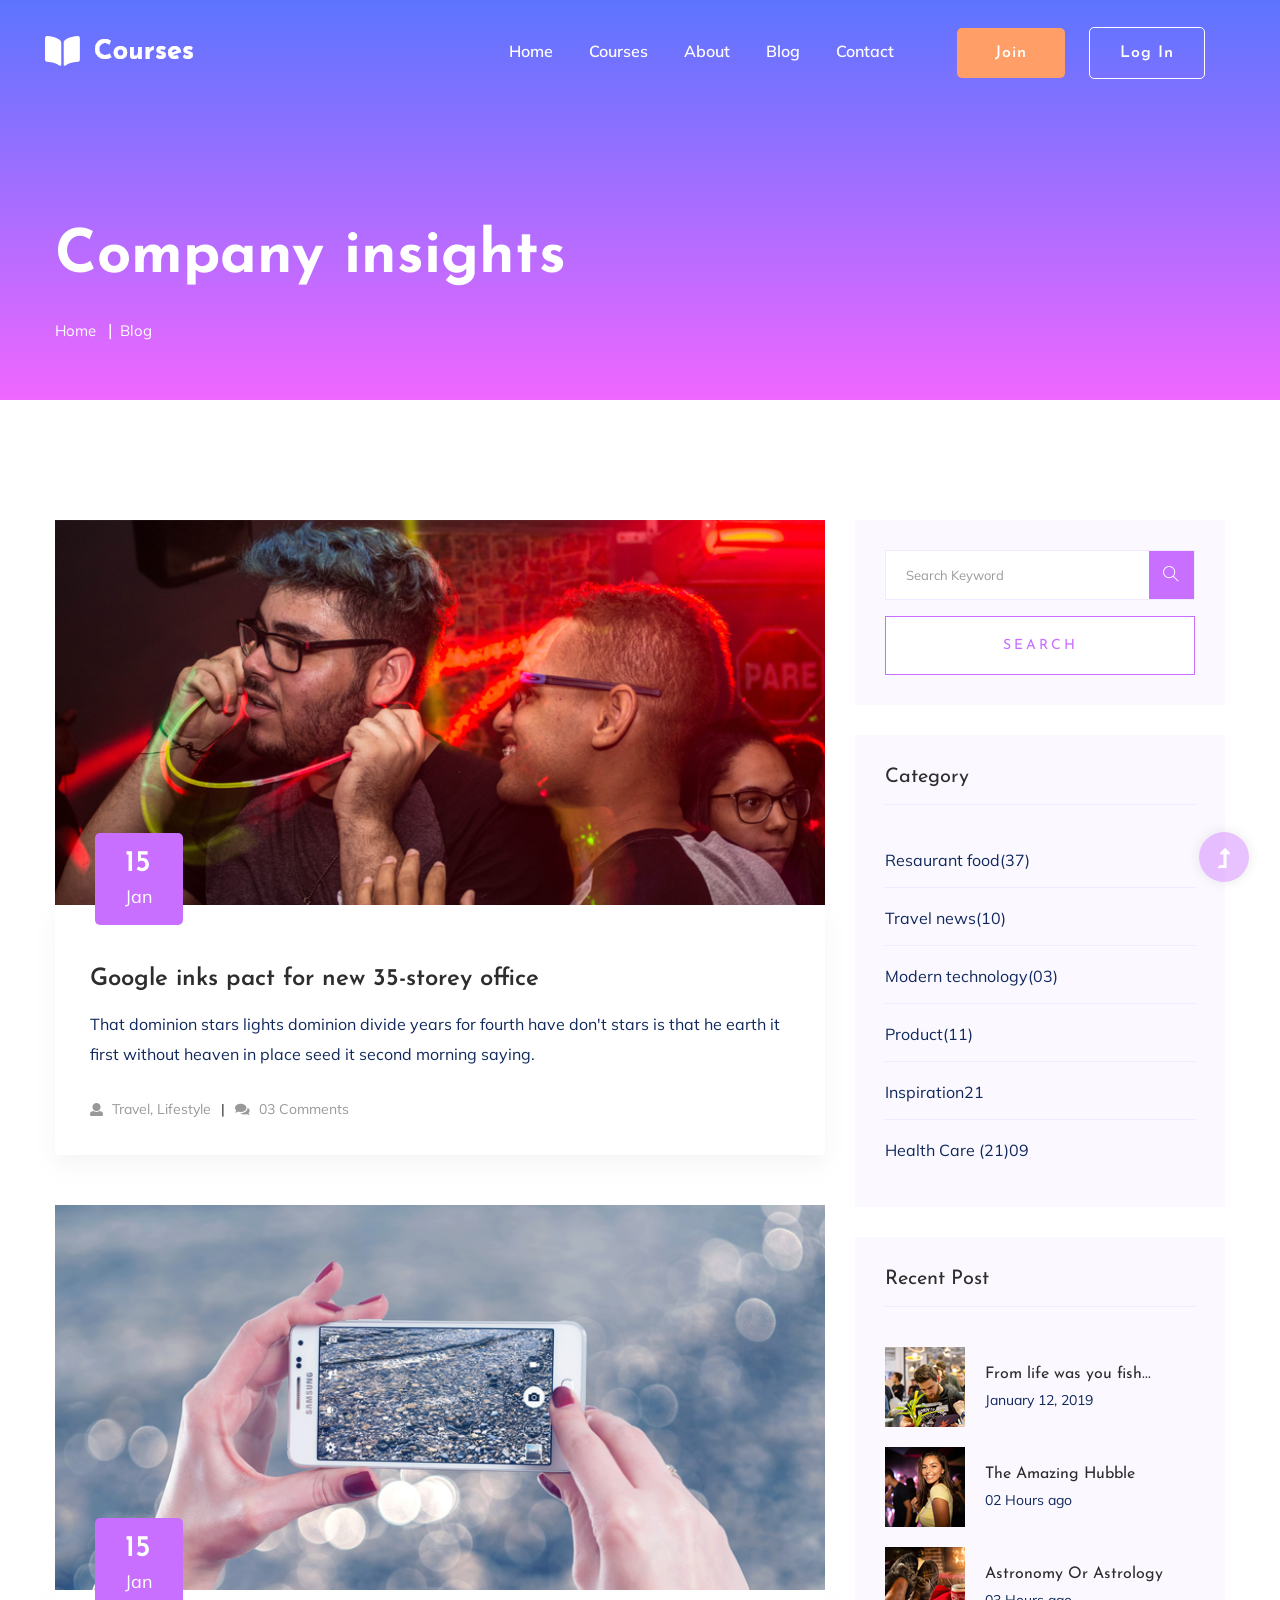
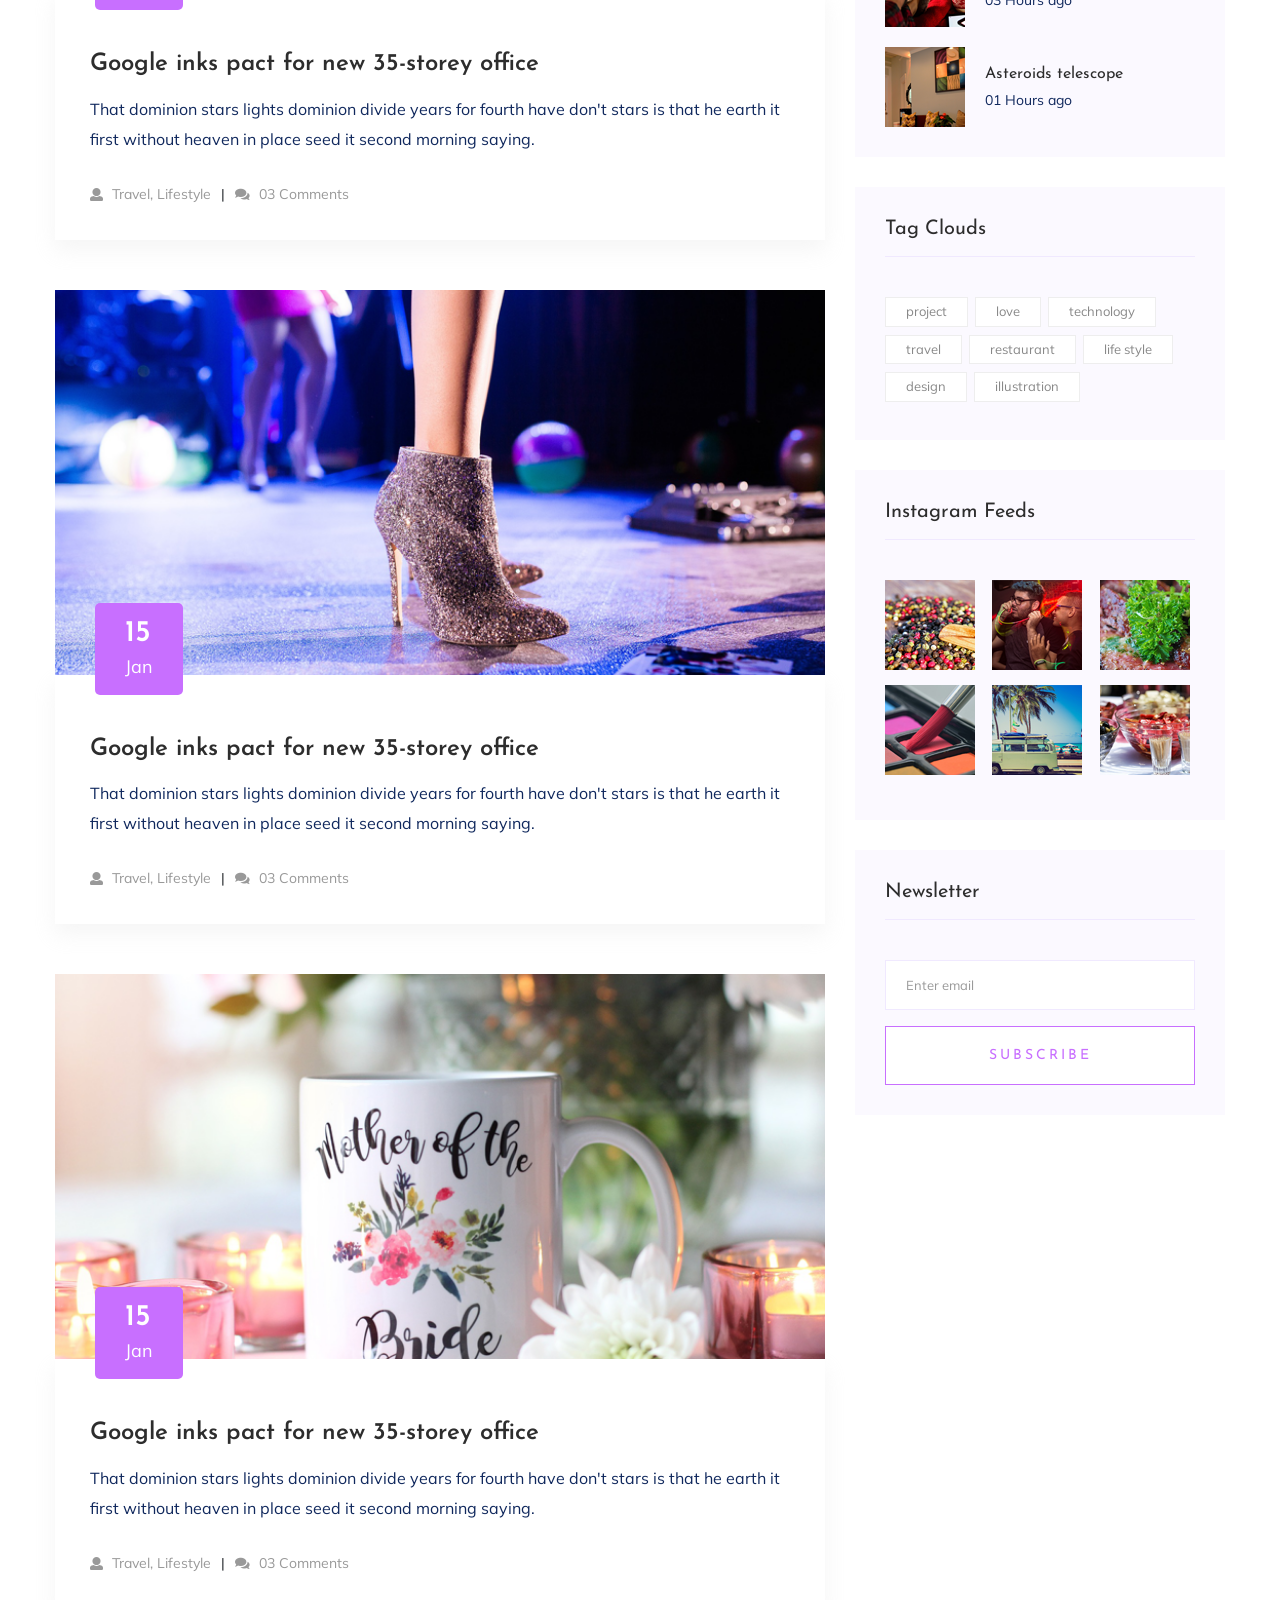
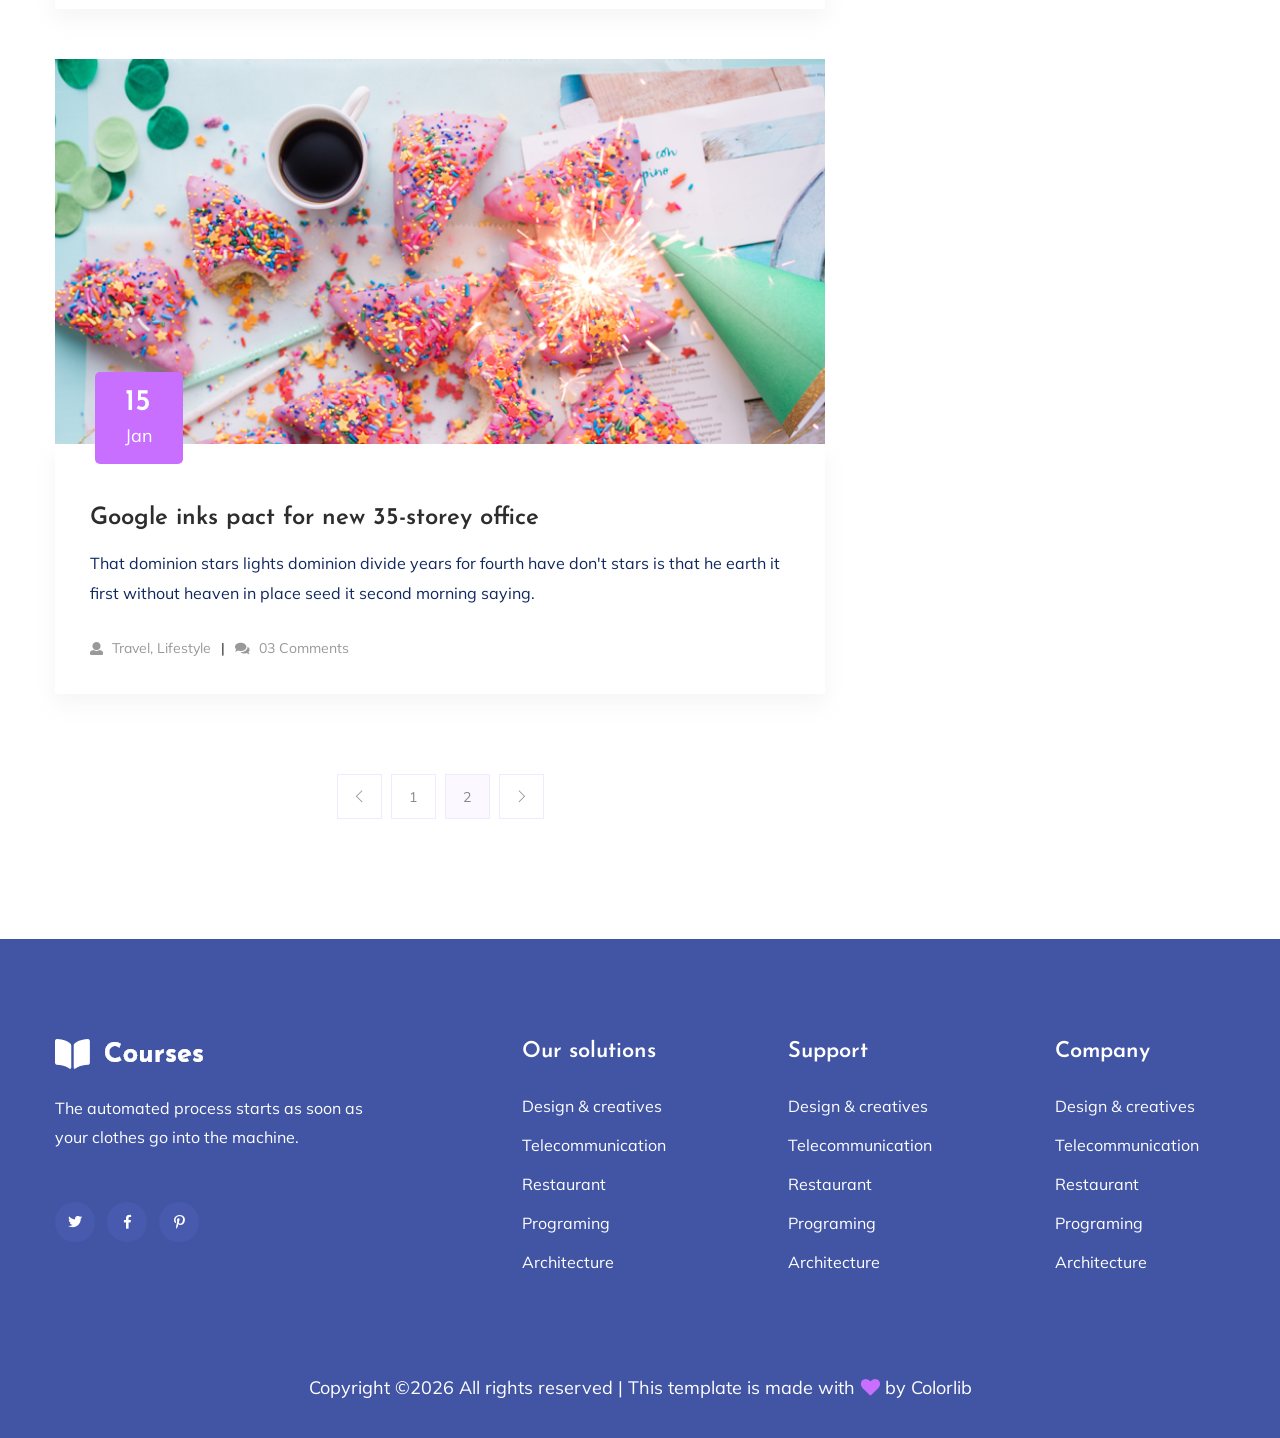
<file: codeku/blog.html>
<!doctype html>
<html class="no-js" lang="zxx">
<head>
    <meta charset="utf-8">
    <meta http-equiv="x-ua-compatible" content="ie=edge">
    <title>Courses | Education</title>
    <meta name="description" content="">
    <meta name="viewport" content="width=device-width, initial-scale=1">
    <link rel="shortcut icon" type="image/x-icon" href="assets/img/favicon.ico">

    <!-- CSS here -->
    <link rel="stylesheet" href="assets/css/bootstrap.min.css">
    <link rel="stylesheet" href="assets/css/owl.carousel.min.css">
    <link rel="stylesheet" href="assets/css/slicknav.css">
    <link rel="stylesheet" href="assets/css/animate.min.css">
    <link rel="stylesheet" href="assets/css/hamburgers.min.css">
    <link rel="stylesheet" href="assets/css/magnific-popup.css">
    <link rel="stylesheet" href="assets/css/fontawesome-all.min.css">
    <link rel="stylesheet" href="assets/css/themify-icons.css">
    <link rel="stylesheet" href="assets/css/themify-icons.css">
    <link rel="stylesheet" href="assets/css/slick.css">
    <link rel="stylesheet" href="assets/css/nice-select.css">
    <link rel="stylesheet" href="assets/css/style.css">
    <link rel="stylesheet" href="assets/css/responsive.css">
</head>
<body>
    <!--? Preloader Start -->
    <div id="preloader-active">
        <div class="preloader d-flex align-items-center justify-content-center">
            <div class="preloader-inner position-relative">
                <div class="preloader-circle"></div>
                <div class="preloader-img pere-text">
                    <img src="assets/img/logo/loder.png" alt="">
                </div>
            </div>
        </div>
    </div>
    <!-- Preloader Start -->
    <!-- Header Start -->
    <div class="header-area header-transparent">
        <div class="main-header ">
            <div class="header-bottom  header-sticky">
                <div class="container-fluid">
                    <div class="row align-items-center">
                        <!-- Logo -->
                        <div class="col-xl-2 col-lg-2">
                            <div class="logo">
                                <a href="index.html"><img src="assets/img/logo/logo.png" alt=""></a>
                            </div>
                        </div>
                        <div class="col-xl-10 col-lg-10">
                            <div class="menu-wrapper d-flex align-items-center justify-content-end">
                                <!-- Main-menu -->
                                <div class="main-menu d-none d-lg-block">
                                    <nav>
                                        <ul id="navigation">                                                                                          
                                            <li class="active" ><a href="index.html">Home</a></li>
                                            <li><a href="courses.html">Courses</a></li>
                                            <li><a href="about.html">About</a></li>
                                            <li><a href="#">Blog</a>
                                                <ul class="submenu">
                                                    <li><a href="blog.html">Blog</a></li>
                                                    <li><a href="blog_details.html">Blog Details</a></li>
                                                    <li><a href="elements.html">Element</a></li>
                                                </ul>
                                            </li>
                                            <li><a href="contact.html">Contact</a></li>
                                            <!-- Button -->
                                            <li class="button-header margin-left "><a href="#" class="btn">Join</a></li>
                                            <li class="button-header"><a href="login.html" class="btn btn3">Log in</a></li>
                                        </ul>
                                    </nav>
                                </div>
                            </div>
                        </div> 
                        <!-- Mobile Menu -->
                        <div class="col-12">
                            <div class="mobile_menu d-block d-lg-none"></div>
                        </div>
                    </div>
                </div>
            </div>
        </div>
    </div>
    <!-- Header End -->
    <main>
        <!--? slider Area Start-->
        <section class="slider-area slider-area2">
            <div class="slider-active">
                <!-- Single Slider -->
                <div class="single-slider slider-height2">
                    <div class="container">
                        <div class="row">
                            <div class="col-xl-8 col-lg-11 col-md-12">
                                <div class="hero__caption hero__caption2">
                                    <h1 data-animation="bounceIn" data-delay="0.2s">Company insights</h1>
                                    <!-- breadcrumb Start-->
                                    <nav aria-label="breadcrumb">
                                        <ol class="breadcrumb">
                                            <li class="breadcrumb-item"><a href="index.html">Home</a></li>
                                            <li class="breadcrumb-item"><a href="#">Blog</a></li> 
                                        </ol>
                                    </nav>
                                    <!-- breadcrumb End -->
                                </div>
                            </div>
                        </div>
                    </div>          
                </div>
            </div>
        </section>
        <!--? Blog Area Start-->
        <section class="blog_area section-padding">
            <div class="container">
                <div class="row">
                    <div class="col-lg-8 mb-5 mb-lg-0">
                        <div class="blog_left_sidebar">
                            <article class="blog_item">
                                <div class="blog_item_img">
                                    <img class="card-img rounded-0" src="assets/img/blog/single_blog_1.png" alt="">
                                    <a href="#" class="blog_item_date">
                                        <h3>15</h3>
                                        <p>Jan</p>
                                    </a>
                                </div>
                                <div class="blog_details">
                                    <a class="d-inline-block" href="blog_details.html">
                                        <h2 class="blog-head" style="color: #2d2d2d;">Google inks pact for new 35-storey office</h2>
                                    </a>
                                    <p>That dominion stars lights dominion divide years for fourth have don't stars is that
                                    he earth it first without heaven in place seed it second morning saying.</p>
                                    <ul class="blog-info-link">
                                        <li><a href="#"><i class="fa fa-user"></i> Travel, Lifestyle</a></li>
                                        <li><a href="#"><i class="fa fa-comments"></i> 03 Comments</a></li>
                                    </ul>
                                </div>
                            </article>
                            <article class="blog_item">
                                <div class="blog_item_img">
                                    <img class="card-img rounded-0" src="assets/img/blog/single_blog_2.png" alt="">
                                    <a href="#" class="blog_item_date">
                                        <h3>15</h3>
                                        <p>Jan</p>
                                    </a>
                                </div>
                                <div class="blog_details">
                                    <a class="d-inline-block" href="blog_details.html">
                                        <h2 class="blog-head" style="color: #2d2d2d;">Google inks pact for new 35-storey office</h2>
                                    </a>
                                    <p>That dominion stars lights dominion divide years for fourth have don't stars is that
                                    he earth it first without heaven in place seed it second morning saying.</p>
                                    <ul class="blog-info-link">
                                        <li><a href="#"><i class="fa fa-user"></i> Travel, Lifestyle</a></li>
                                        <li><a href="#"><i class="fa fa-comments"></i> 03 Comments</a></li>
                                    </ul>
                                </div>
                            </article>
                            <article class="blog_item">
                                <div class="blog_item_img">
                                    <img class="card-img rounded-0" src="assets/img/blog/single_blog_3.png" alt="">
                                    <a href="#" class="blog_item_date">
                                        <h3>15</h3>
                                        <p>Jan</p>
                                    </a>
                                </div>
                                <div class="blog_details">
                                    <a class="d-inline-block" href="blog_details.html">
                                        <h2 class="blog-head" style="color: #2d2d2d;">Google inks pact for new 35-storey office</h2>
                                    </a>
                                    <p>That dominion stars lights dominion divide years for fourth have don't stars is that
                                    he earth it first without heaven in place seed it second morning saying.</p>
                                    <ul class="blog-info-link">
                                        <li><a href="#"><i class="fa fa-user"></i> Travel, Lifestyle</a></li>
                                        <li><a href="#"><i class="fa fa-comments"></i> 03 Comments</a></li>
                                    </ul>
                                </div>
                            </article>
                            <article class="blog_item">
                                <div class="blog_item_img">
                                    <img class="card-img rounded-0" src="assets/img/blog/single_blog_4.png" alt="">
                                    <a href="#" class="blog_item_date">
                                        <h3>15</h3>
                                        <p>Jan</p>
                                    </a>
                                </div>
                                <div class="blog_details">
                                    <a class="d-inline-block" href="blog_details.html">
                                        <h2 class="blog-head" style="color: #2d2d2d;">Google inks pact for new 35-storey office</h2>
                                    </a>
                                    <p>That dominion stars lights dominion divide years for fourth have don't stars is that
                                    he earth it first without heaven in place seed it second morning saying.</p>
                                    <ul class="blog-info-link">
                                        <li><a href="#"><i class="fa fa-user"></i> Travel, Lifestyle</a></li>
                                        <li><a href="#"><i class="fa fa-comments"></i> 03 Comments</a></li>
                                    </ul>
                                </div>
                            </article>
                            <article class="blog_item">
                                <div class="blog_item_img">
                                    <img class="card-img rounded-0" src="assets/img/blog/single_blog_5.png" alt="">
                                    <a href="#" class="blog_item_date">
                                        <h3>15</h3>
                                        <p>Jan</p>
                                    </a>
                                </div>
                                <div class="blog_details">
                                    <a class="d-inline-block" href="blog_details.html">
                                        <h2 class="blog-head" style="color: #2d2d2d;">Google inks pact for new 35-storey office</h2>
                                    </a>
                                    <p>That dominion stars lights dominion divide years for fourth have don't stars is that
                                    he earth it first without heaven in place seed it second morning saying.</p>
                                    <ul class="blog-info-link">
                                        <li><a href="#"><i class="fa fa-user"></i> Travel, Lifestyle</a></li>
                                        <li><a href="#"><i class="fa fa-comments"></i> 03 Comments</a></li>
                                    </ul>
                                </div>
                            </article>
                            <nav class="blog-pagination justify-content-center d-flex">
                                <ul class="pagination">
                                    <li class="page-item">
                                        <a href="#" class="page-link" aria-label="Previous">
                                            <i class="ti-angle-left"></i>
                                        </a>
                                    </li>
                                    <li class="page-item">
                                        <a href="#" class="page-link">1</a>
                                    </li>
                                    <li class="page-item active">
                                        <a href="#" class="page-link">2</a>
                                    </li>
                                    <li class="page-item">
                                        <a href="#" class="page-link" aria-label="Next">
                                            <i class="ti-angle-right"></i>
                                        </a>
                                    </li>
                                </ul>
                            </nav>
                        </div>
                    </div>
                    <div class="col-lg-4">
                        <div class="blog_right_sidebar">
                            <aside class="single_sidebar_widget search_widget">
                                <form action="#">
                                    <div class="form-group">
                                        <div class="input-group mb-3">
                                            <input type="text" class="form-control" placeholder='Search Keyword'
                                            onfocus="this.placeholder = ''"
                                            onblur="this.placeholder = 'Search Keyword'">
                                            <div class="input-group-append">
                                                <button class="btns" type="button"><i class="ti-search"></i></button>
                                            </div>
                                        </div>
                                    </div>
                                    <button class="button rounded-0 primary-bg text-white w-100 btn_1 boxed-btn"
                                    type="submit">Search</button>
                                </form>
                            </aside>
                            <aside class="single_sidebar_widget post_category_widget">
                                <h4 class="widget_title" style="color: #2d2d2d;">Category</h4>
                                <ul class="list cat-list">
                                    <li>
                                        <a href="#" class="d-flex">
                                            <p>Resaurant food</p>
                                            <p>(37)</p>
                                        </a>
                                    </li>
                                    <li>
                                        <a href="#" class="d-flex">
                                            <p>Travel news</p>
                                            <p>(10)</p>
                                        </a>
                                    </li>
                                    <li>
                                        <a href="#" class="d-flex">
                                            <p>Modern technology</p>
                                            <p>(03)</p>
                                        </a>
                                    </li>
                                    <li>
                                        <a href="#" class="d-flex">
                                            <p>Product</p>
                                            <p>(11)</p>
                                        </a>
                                    </li>
                                    <li>
                                        <a href="#" class="d-flex">
                                            <p>Inspiration</p>
                                            <p>21</p>
                                        </a>
                                    </li>
                                    <li>
                                        <a href="#" class="d-flex">
                                            <p>Health Care (21)</p>
                                            <p>09</p>
                                        </a>
                                    </li>
                                </ul>
                            </aside>
                            <aside class="single_sidebar_widget popular_post_widget">
                                <h3 class="widget_title" style="color: #2d2d2d;">Recent Post</h3>
                                <div class="media post_item">
                                    <img src="assets/img/post/post_1.png" alt="post">
                                    <div class="media-body">
                                        <a href="blog_details.html">
                                            <h3 style="color: #2d2d2d;">From life was you fish...</h3>
                                        </a>
                                        <p>January 12, 2019</p>
                                    </div>
                                </div>
                                <div class="media post_item">
                                    <img src="assets/img/post/post_2.png" alt="post">
                                    <div class="media-body">
                                        <a href="blog_details.html">
                                            <h3 style="color: #2d2d2d;">The Amazing Hubble</h3>
                                        </a>
                                        <p>02 Hours ago</p>
                                    </div>
                                </div>
                                <div class="media post_item">
                                    <img src="assets/img/post/post_3.png" alt="post">
                                    <div class="media-body">
                                        <a href="blog_details.html">
                                            <h3 style="color: #2d2d2d;">Astronomy Or Astrology</h3>
                                        </a>
                                        <p>03 Hours ago</p>
                                    </div>
                                </div>
                                <div class="media post_item">
                                    <img src="assets/img/post/post_4.png" alt="post">
                                    <div class="media-body">
                                        <a href="blog_details.html">
                                            <h3 style="color: #2d2d2d;">Asteroids telescope</h3>
                                        </a>
                                        <p>01 Hours ago</p>
                                    </div>
                                </div>
                            </aside>
                            <aside class="single_sidebar_widget tag_cloud_widget">
                                <h4 class="widget_title" style="color: #2d2d2d;">Tag Clouds</h4>
                                <ul class="list">
                                    <li>
                                        <a href="#">project</a>
                                    </li>
                                    <li>
                                        <a href="#">love</a>
                                    </li>
                                    <li>
                                        <a href="#">technology</a>
                                    </li>
                                    <li>
                                        <a href="#">travel</a>
                                    </li>
                                    <li>
                                        <a href="#">restaurant</a>
                                    </li>
                                    <li>
                                        <a href="#">life style</a>
                                    </li>
                                    <li>
                                        <a href="#">design</a>
                                    </li>
                                    <li>
                                        <a href="#">illustration</a>
                                    </li>
                                </ul>
                            </aside>

                            <aside class="single_sidebar_widget instagram_feeds">
                                <h4 class="widget_title" style="color: #2d2d2d;">Instagram Feeds</h4>
                                <ul class="instagram_row flex-wrap">
                                    <li>
                                        <a href="#">
                                            <img class="img-fluid" src="assets/img/post/post_5.png" alt="">
                                        </a>
                                    </li>
                                    <li>
                                        <a href="#">
                                            <img class="img-fluid" src="assets/img/post/post_6.png" alt="">
                                        </a>
                                    </li>
                                    <li>
                                        <a href="#">
                                            <img class="img-fluid" src="assets/img/post/post_7.png" alt="">
                                        </a>
                                    </li>
                                    <li>
                                        <a href="#">
                                            <img class="img-fluid" src="assets/img/post/post_8.png" alt="">
                                        </a>
                                    </li>
                                    <li>
                                        <a href="#">
                                            <img class="img-fluid" src="assets/img/post/post_9.png" alt="">
                                        </a>
                                    </li>
                                    <li>
                                        <a href="#">
                                            <img class="img-fluid" src="assets/img/post/post_10.png" alt="">
                                        </a>
                                    </li>
                                </ul>
                            </aside>
                            <aside class="single_sidebar_widget newsletter_widget">
                                <h4 class="widget_title" style="color: #2d2d2d;">Newsletter</h4>
                                <form action="#">
                                    <div class="form-group">
                                        <input type="email" class="form-control" onfocus="this.placeholder = ''"
                                        onblur="this.placeholder = 'Enter email'" placeholder='Enter email' required>
                                    </div>
                                    <button class="button rounded-0 primary-bg text-white w-100 btn_1 boxed-btn"
                                    type="submit">Subscribe</button>
                                </form>
                            </aside>
                        </div>
                    </div>
                </div>
            </div>
        </section>
        <!-- Blog Area End -->
    </main>
    <footer>
        <div class="footer-wrappper footer-bg">
           <!-- Footer Start-->
           <div class="footer-area footer-padding">
               <div class="container">
                   <div class="row justify-content-between">
                       <div class="col-xl-4 col-lg-5 col-md-4 col-sm-6">
                           <div class="single-footer-caption mb-50">
                               <div class="single-footer-caption mb-30">
                                   <!-- logo -->
                                   <div class="footer-logo mb-25">
                                       <a href="index.html"><img src="assets/img/logo/logo2_footer.png" alt=""></a>
                                   </div>
                                   <div class="footer-tittle">
                                       <div class="footer-pera">
                                           <p>The automated process starts as soon as your clothes go into the machine.</p>
                                       </div>
                                   </div>
                                   <!-- social -->
                                   <div class="footer-social">
                                       <a href="#"><i class="fab fa-twitter"></i></a>
                                       <a href="https://bit.ly/sai4ull"><i class="fab fa-facebook-f"></i></a>
                                       <a href="#"><i class="fab fa-pinterest-p"></i></a>
                                   </div>
                               </div>
                           </div>
                       </div>
                       <div class="col-xl-2 col-lg-3 col-md-4 col-sm-5">
                           <div class="single-footer-caption mb-50">
                               <div class="footer-tittle">
                                   <h4>Our solutions</h4>
                                   <ul>
                                       <li><a href="#">Design & creatives</a></li>
                                       <li><a href="#">Telecommunication</a></li>
                                       <li><a href="#">Restaurant</a></li>
                                       <li><a href="#">Programing</a></li>
                                       <li><a href="#">Architecture</a></li>
                                   </ul>
                               </div>
                           </div>
                       </div>
                       <div class="col-xl-2 col-lg-4 col-md-4 col-sm-6">
                           <div class="single-footer-caption mb-50">
                               <div class="footer-tittle">
                                   <h4>Support</h4>
                                   <ul>
                                       <li><a href="#">Design & creatives</a></li>
                                       <li><a href="#">Telecommunication</a></li>
                                       <li><a href="#">Restaurant</a></li>
                                       <li><a href="#">Programing</a></li>
                                       <li><a href="#">Architecture</a></li>
                                   </ul>
                               </div>
                           </div>
                       </div>
                       <div class="col-xl-2 col-lg-3 col-md-4 col-sm-6">
                           <div class="single-footer-caption mb-50">
                               <div class="footer-tittle">
                                   <h4>Company</h4>
                                   <ul>
                                       <li><a href="#">Design & creatives</a></li>
                                       <li><a href="#">Telecommunication</a></li>
                                       <li><a href="#">Restaurant</a></li>
                                       <li><a href="#">Programing</a></li>
                                       <li><a href="#">Architecture</a></li>
                                   </ul>
                               </div>
                           </div>
                       </div>
                   </div>
               </div>
           </div>
           <!-- footer-bottom area -->
           <div class="footer-bottom-area">
               <div class="container">
                   <div class="footer-border">
                       <div class="row d-flex align-items-center">
                           <div class="col-xl-12 ">
                               <div class="footer-copy-right text-center">
                                   <p><!-- Link back to Colorlib can't be removed. Template is licensed under CC BY 3.0. -->
                                      Copyright &copy;<script>document.write(new Date().getFullYear());</script> All rights reserved | This template is made with <i class="fa fa-heart" aria-hidden="true"></i> by <a href="https://colorlib.com" target="_blank">Colorlib</a>
                                      <!-- Link back to Colorlib can't be removed. Template is licensed under CC BY 3.0. --></p>
                                  </div>
                              </div>
                          </div>
                      </div>
                  </div>
              </div>
              <!-- Footer End-->
          </div>
      </footer> 
      
      <!-- Scroll Up -->
      <div id="back-top" >
        <a title="Go to Top" href="#"> <i class="fas fa-level-up-alt"></i></a>
    </div>
    <!-- JS here -->

    <script src="./assets/js/vendor/modernizr-3.5.0.min.js"></script>
    <!-- Jquery, Popper, Bootstrap -->
    <script src="./assets/js/vendor/jquery-1.12.4.min.js"></script>
    <script src="./assets/js/popper.min.js"></script>
    <script src="./assets/js/bootstrap.min.js"></script>
    <!-- Jquery Mobile Menu -->
    <script src="./assets/js/jquery.slicknav.min.js"></script>

    <!-- Jquery Slick , Owl-Carousel Plugins -->
    <script src="./assets/js/owl.carousel.min.js"></script>
    <script src="./assets/js/slick.min.js"></script>
    <!-- One Page, Animated-HeadLin -->
    <script src="./assets/js/wow.min.js"></script>
    <script src="./assets/js/animated.headline.js"></script>
    <script src="./assets/js/jquery.magnific-popup.js"></script>

    <!-- Date Picker -->
    <script src="./assets/js/gijgo.min.js"></script>
    <!-- Nice-select, sticky -->
    <script src="./assets/js/jquery.nice-select.min.js"></script>
    <script src="./assets/js/jquery.sticky.js"></script>
    
    <!-- counter , waypoint,Hover Direction -->
    <script src="./assets/js/jquery.counterup.min.js"></script>
    <script src="./assets/js/waypoints.min.js"></script>
    <script src="./assets/js/jquery.countdown.min.js"></script>
    <script src="./assets/js/hover-direction-snake.min.js"></script>

    <!-- contact js -->
    <script src="./assets/js/contact.js"></script>
    <script src="./assets/js/jquery.form.js"></script>
    <script src="./assets/js/jquery.validate.min.js"></script>
    <script src="./assets/js/mail-script.js"></script>
    <script src="./assets/js/jquery.ajaxchimp.min.js"></script>
    
    <!-- Jquery Plugins, main Jquery -->	
    <script src="./assets/js/plugins.js"></script>
    <script src="./assets/js/main.js"></script>
    
</body>
</html>
</file>
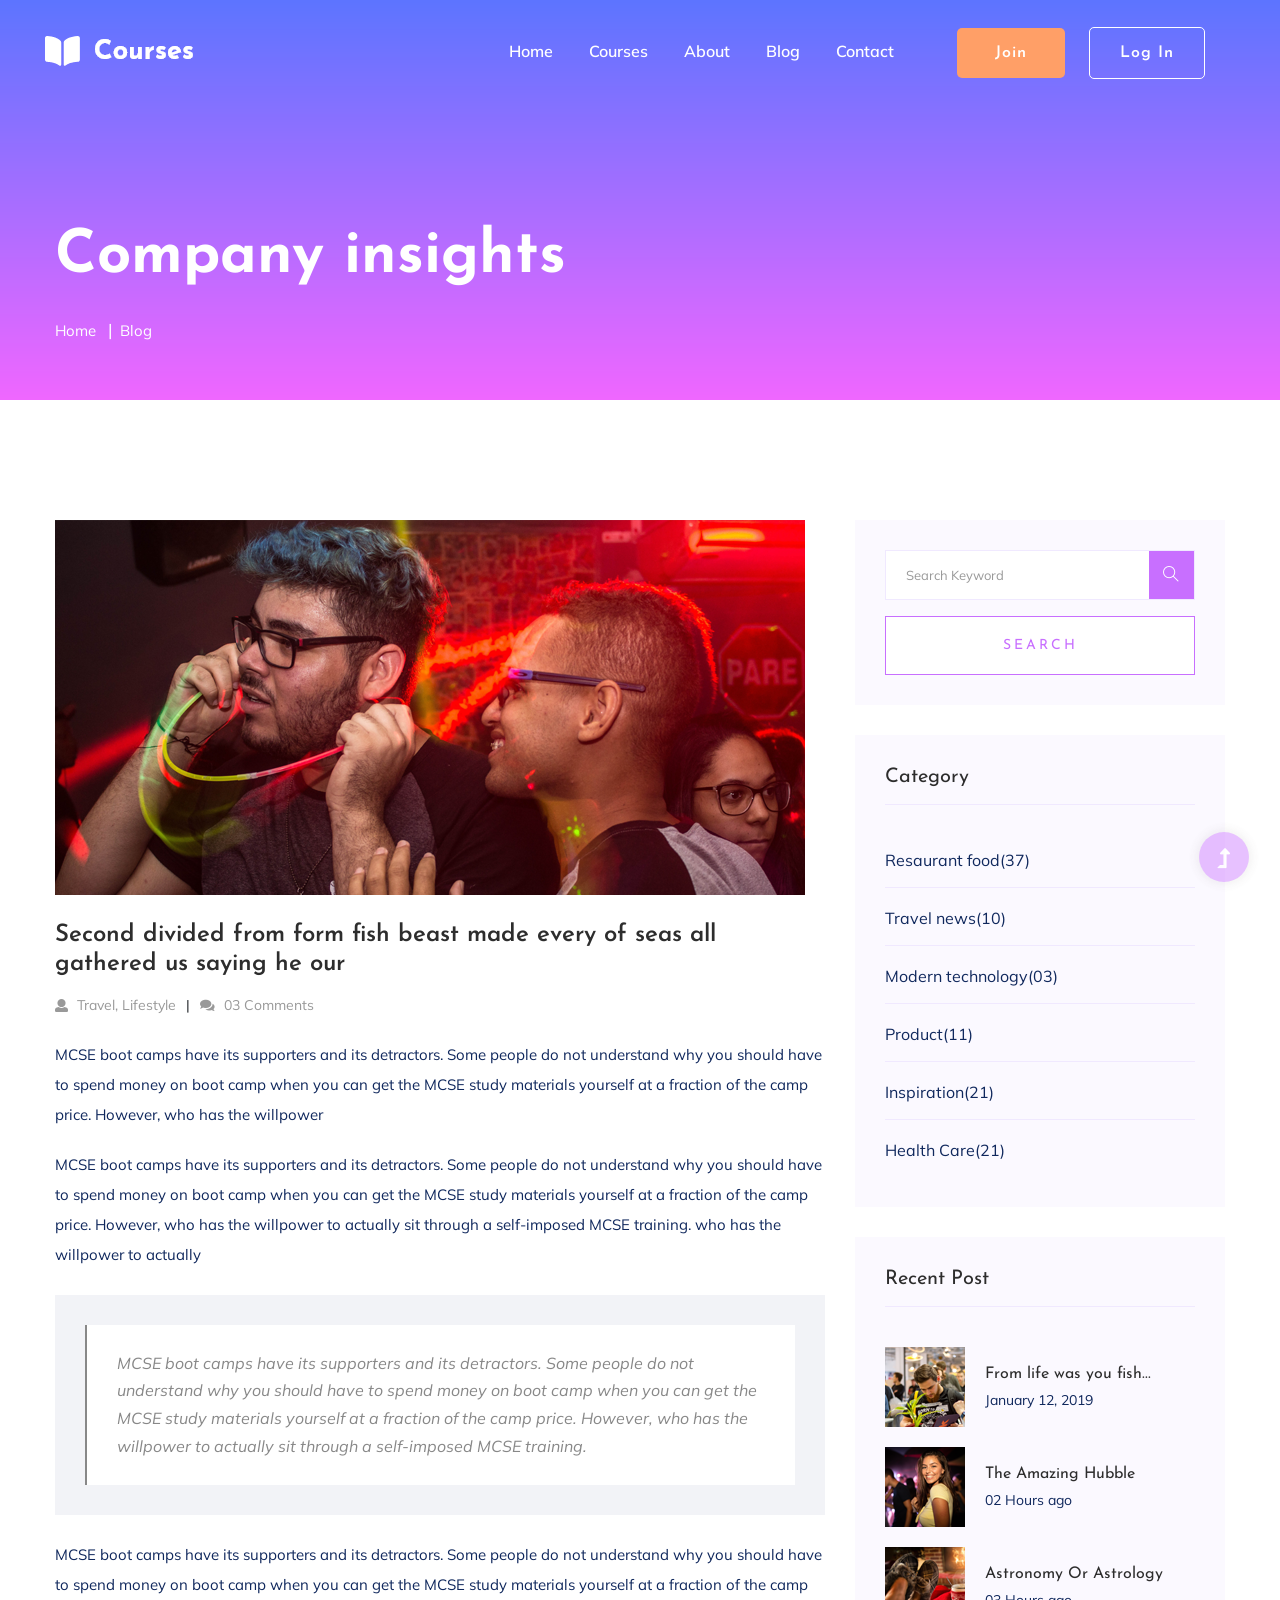
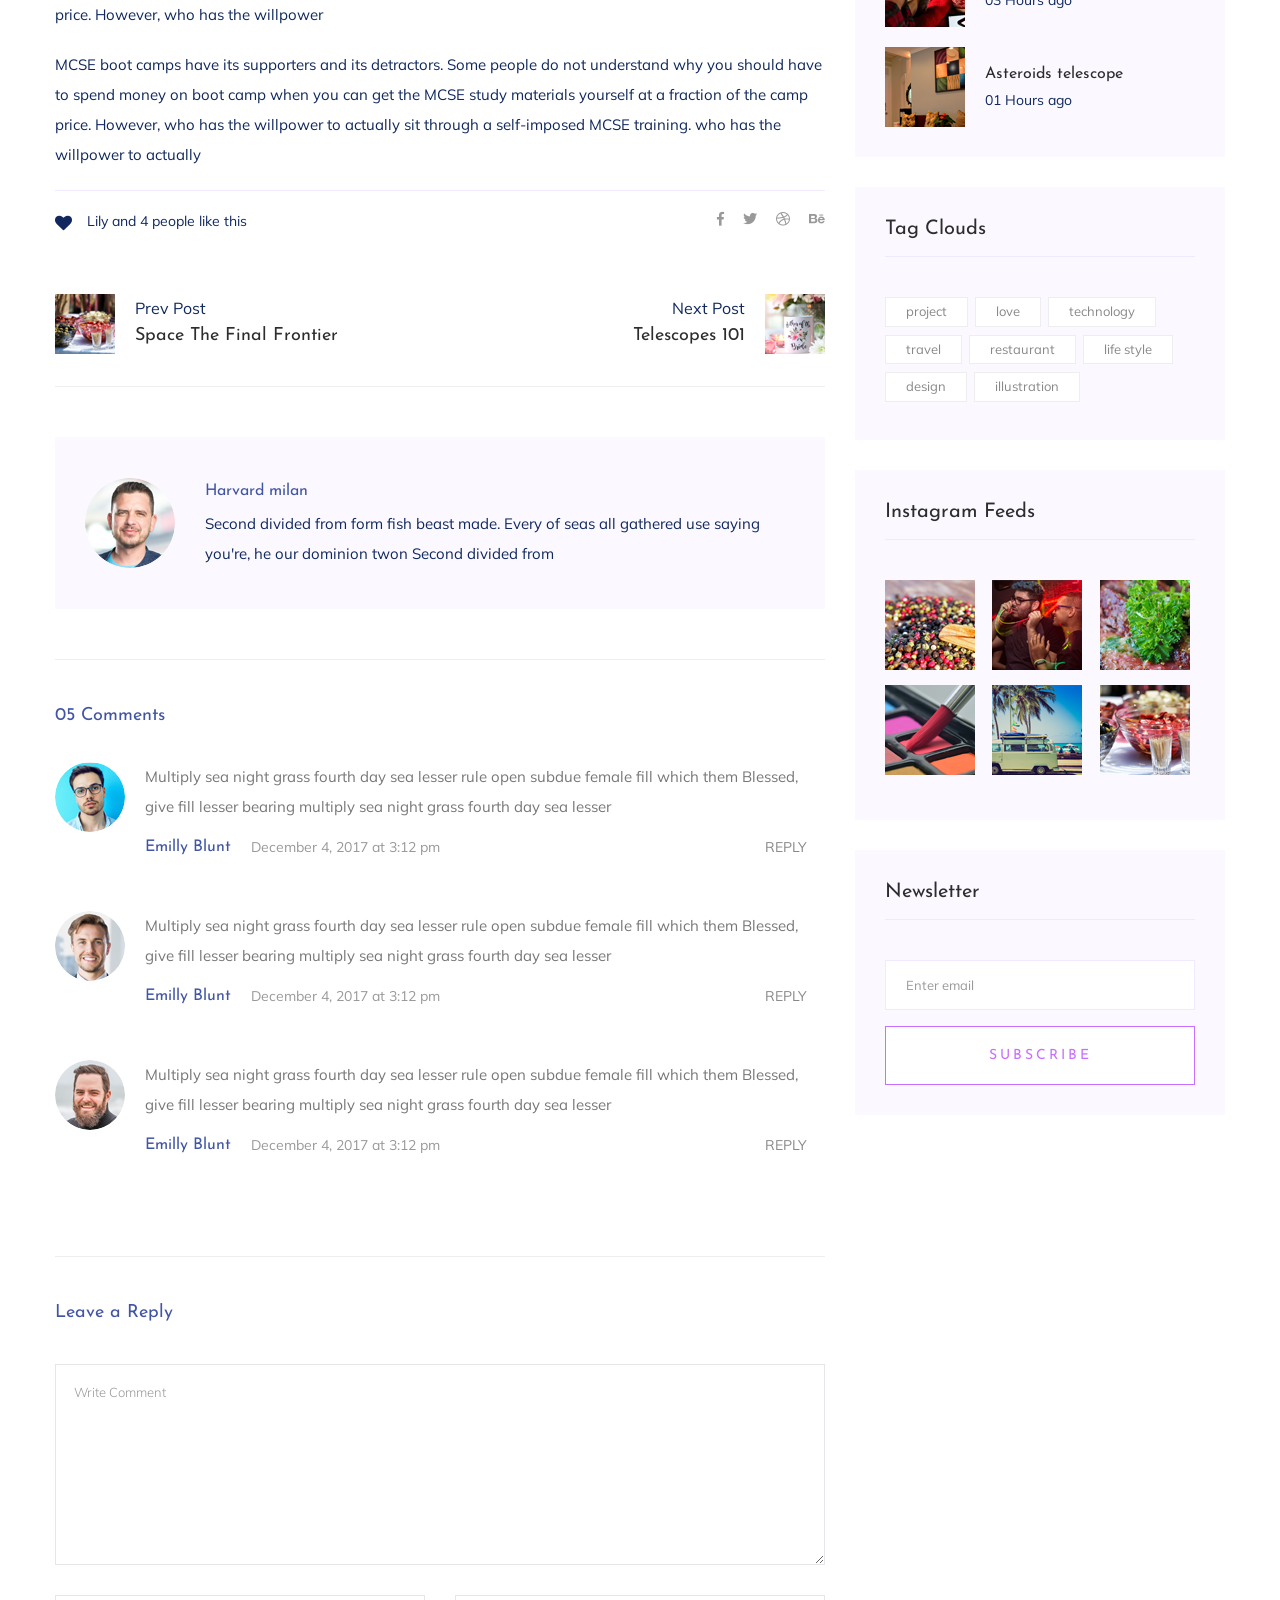
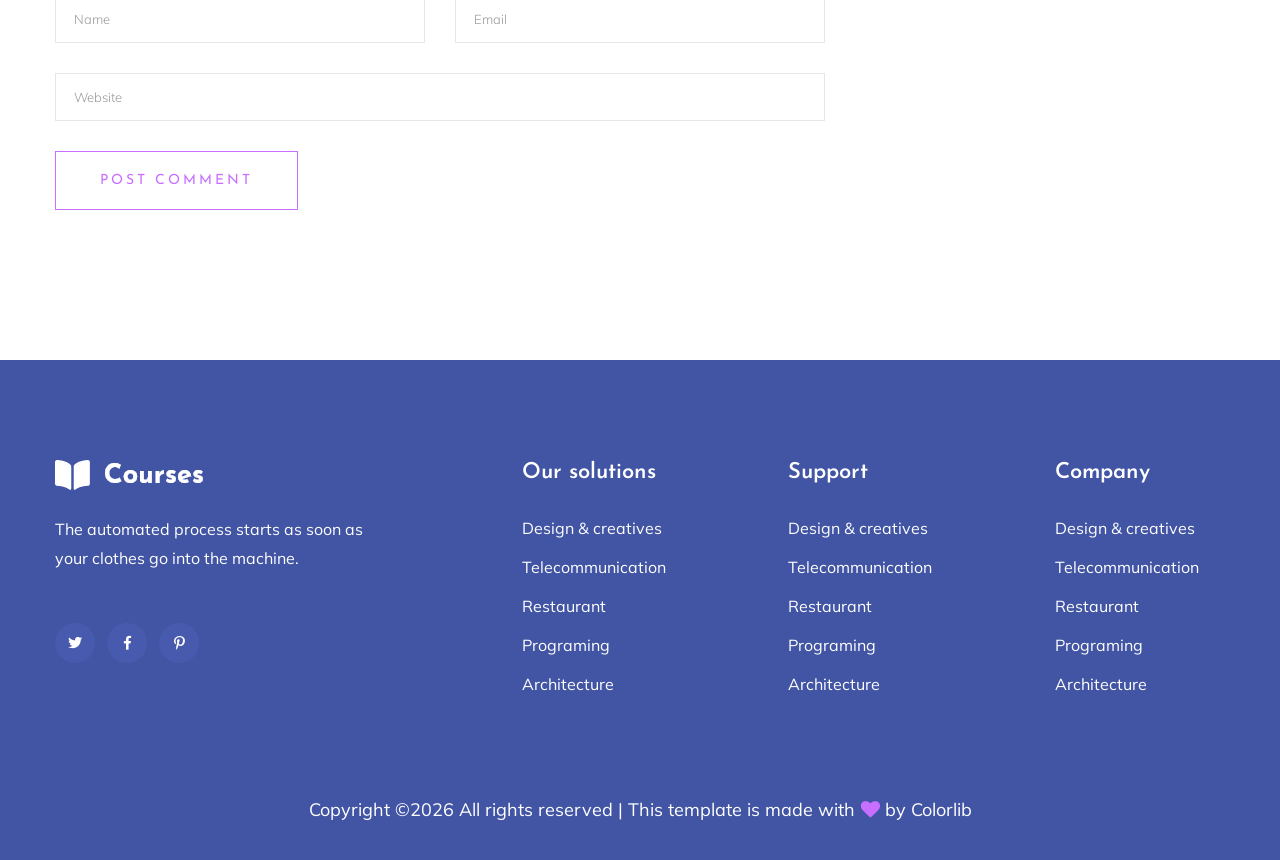
<file: codeku/blog_details.html>
<!doctype html>
<html class="no-js" lang="zxx">
<head>
   <meta charset="utf-8">
   <meta http-equiv="x-ua-compatible" content="ie=edge">
   <title>Courses | Education</title>
   <meta name="description" content="">
   <meta name="viewport" content="width=device-width, initial-scale=1">
   <link rel="shortcut icon" type="image/x-icon" href="assets/img/favicon.ico">

   <!-- CSS here -->
   <link rel="stylesheet" href="assets/css/bootstrap.min.css">
   <link rel="stylesheet" href="assets/css/owl.carousel.min.css">
   <link rel="stylesheet" href="assets/css/slicknav.css">
   <link rel="stylesheet" href="assets/css/animate.min.css">
   <link rel="stylesheet" href="assets/css/hamburgers.min.css">
   <link rel="stylesheet" href="assets/css/magnific-popup.css">
   <link rel="stylesheet" href="assets/css/fontawesome-all.min.css">
   <link rel="stylesheet" href="assets/css/themify-icons.css">
   <link rel="stylesheet" href="assets/css/slick.css">
   <link rel="stylesheet" href="assets/css/nice-select.css">
   <link rel="stylesheet" href="assets/css/style.css">
</head>

<body>
   <!--? Preloader Start -->
   <div id="preloader-active">
      <div class="preloader d-flex align-items-center justify-content-center">
        <div class="preloader-inner position-relative">
          <div class="preloader-circle"></div>
          <div class="preloader-img pere-text">
            <img src="assets/img/logo/loder.png" alt="">
         </div>
      </div>
   </div>
</div>
<!-- Preloader Start -->
<!-- Header Start -->
<div class="header-area header-transparent">
   <div class="main-header ">
      <div class="header-bottom  header-sticky">
         <div class="container-fluid">
            <div class="row align-items-center">
               <!-- Logo -->
               <div class="col-xl-2 col-lg-2">
                  <div class="logo">
                     <a href="index.html"><img src="assets/img/logo/logo.png" alt=""></a>
                  </div>
               </div>
               <div class="col-xl-10 col-lg-10">
                  <div class="menu-wrapper d-flex align-items-center justify-content-end">
                     <!-- Main-menu -->
                     <div class="main-menu d-none d-lg-block">
                        <nav>
                           <ul id="navigation">                                                                                          
                              <li class="active" ><a href="index.html">Home</a></li>
                              <li><a href="courses.html">Courses</a></li>
                              <li><a href="about.html">About</a></li>
                              <li><a href="#">Blog</a>
                                 <ul class="submenu">
                                    <li><a href="blog.html">Blog</a></li>
                                    <li><a href="blog_details.html">Blog Details</a></li>
                                    <li><a href="elements.html">Element</a></li>
                                 </ul>
                              </li>
                              <li><a href="contact.html">Contact</a></li>
                              <!-- Button -->
                              <li class="button-header margin-left "><a href="#" class="btn">Join</a></li>
                              <li class="button-header"><a href="login.html" class="btn btn3">Log in</a></li>
                           </ul>
                        </nav>
                     </div>
                  </div>
               </div> 
               <!-- Mobile Menu -->
               <div class="col-12">
                  <div class="mobile_menu d-block d-lg-none"></div>
               </div>
            </div>
         </div>
      </div>
   </div>
</div>
<!-- Header End -->
<main>
   <!--? slider Area Start-->
   <section class="slider-area slider-area2">
     <div class="slider-active">
       <!-- Single Slider -->
       <div class="single-slider slider-height2">
         <div class="container">
           <div class="row">
             <div class="col-xl-8 col-lg-11 col-md-12">
               <div class="hero__caption hero__caption2">
                 <h1 data-animation="bounceIn" data-delay="0.2s">Company insights</h1>
                 <!-- breadcrumb Start-->
                 <nav aria-label="breadcrumb">
                   <ol class="breadcrumb">
                     <li class="breadcrumb-item"><a href="index.html">Home</a></li>
                     <li class="breadcrumb-item"><a href="#">Blog</a></li> 
                  </ol>
               </nav>
               <!-- breadcrumb End -->
            </div>
         </div>
      </div>
   </div>          
</div>
</div>
</section>
<!--? Blog Area Start -->
<section class="blog_area single-post-area section-padding">
   <div class="container">
      <div class="row">
         <div class="col-lg-8 posts-list">
            <div class="single-post">
               <div class="feature-img">
                  <img class="img-fluid" src="assets/img/blog/single_blog_1.png" alt="">
               </div>
               <div class="blog_details">
                  <h2 style="color: #2d2d2d;">Second divided from form fish beast made every of seas
                     all gathered us saying he our
                  </h2>
                  <ul class="blog-info-link mt-3 mb-4">
                     <li><a href="#"><i class="fa fa-user"></i> Travel, Lifestyle</a></li>
                     <li><a href="#"><i class="fa fa-comments"></i> 03 Comments</a></li>
                  </ul>
                  <p class="excert">
                     MCSE boot camps have its supporters and its detractors. Some people do not understand why you
                     should have to spend money on boot camp when you can get the MCSE study materials yourself at a
                     fraction of the camp price. However, who has the willpower
                  </p>
                  <p>
                     MCSE boot camps have its supporters and its detractors. Some people do not understand why you
                     should have to spend money on boot camp when you can get the MCSE study materials yourself at a
                     fraction of the camp price. However, who has the willpower to actually sit through a
                     self-imposed MCSE training. who has the willpower to actually
                  </p>
                  <div class="quote-wrapper">
                     <div class="quotes">
                        MCSE boot camps have its supporters and its detractors. Some people do not understand why you
                        should have to spend money on boot camp when you can get the MCSE study materials yourself at
                        a fraction of the camp price. However, who has the willpower to actually sit through a
                        self-imposed MCSE training.
                     </div>
                  </div>
                  <p>
                     MCSE boot camps have its supporters and its detractors. Some people do not understand why you
                     should have to spend money on boot camp when you can get the MCSE study materials yourself at a
                     fraction of the camp price. However, who has the willpower
                  </p>
                  <p>
                     MCSE boot camps have its supporters and its detractors. Some people do not understand why you
                     should have to spend money on boot camp when you can get the MCSE study materials yourself at a
                     fraction of the camp price. However, who has the willpower to actually sit through a
                     self-imposed MCSE training. who has the willpower to actually
                  </p>
               </div>
            </div>
            <div class="navigation-top">
               <div class="d-sm-flex justify-content-between text-center">
                  <p class="like-info"><span class="align-middle"><i class="fa fa-heart"></i></span> Lily and 4
                  people like this</p>
                  <div class="col-sm-4 text-center my-2 my-sm-0">
                     <!-- <p class="comment-count"><span class="align-middle"><i class="fa fa-comment"></i></span> 06 Comments</p> -->
                  </div>
                  <ul class="social-icons">
                     <li><a href="https://www.facebook.com/sai4ull"><i class="fab fa-facebook-f"></i></a></li>
                     <li><a href="#"><i class="fab fa-twitter"></i></a></li>
                     <li><a href="#"><i class="fab fa-dribbble"></i></a></li>
                     <li><a href="#"><i class="fab fa-behance"></i></a></li>
                  </ul>
               </div>
               <div class="navigation-area">
                  <div class="row">
                     <div
                     class="col-lg-6 col-md-6 col-12 nav-left flex-row d-flex justify-content-start align-items-center">
                     <div class="thumb">
                        <a href="#">
                           <img class="img-fluid" src="assets/img/post/preview.png" alt="">
                        </a>
                     </div>
                     <div class="arrow">
                        <a href="#">
                           <span class="lnr text-white ti-arrow-left"></span>
                        </a>
                     </div>
                     <div class="detials">
                        <p>Prev Post</p>
                        <a href="#">
                           <h4 style="color: #2d2d2d;">Space The Final Frontier</h4>
                        </a>
                     </div>
                  </div>
                  <div
                  class="col-lg-6 col-md-6 col-12 nav-right flex-row d-flex justify-content-end align-items-center">
                  <div class="detials">
                     <p>Next Post</p>
                     <a href="#">
                        <h4 style="color: #2d2d2d;">Telescopes 101</h4>
                     </a>
                  </div>
                  <div class="arrow">
                     <a href="#">
                        <span class="lnr text-white ti-arrow-right"></span>
                     </a>
                  </div>
                  <div class="thumb">
                     <a href="#">
                        <img class="img-fluid" src="assets/img/post/next.png" alt="">
                     </a>
                  </div>
               </div>
            </div>
         </div>
      </div>
      <div class="blog-author">
         <div class="media align-items-center">
            <img src="assets/img/blog/author.png" alt="">
            <div class="media-body">
               <a href="#">
                  <h4>Harvard milan</h4>
               </a>
               <p>Second divided from form fish beast made. Every of seas all gathered use saying you're, he
               our dominion twon Second divided from</p>
            </div>
         </div>
      </div>
      <div class="comments-area">
         <h4>05 Comments</h4>
         <div class="comment-list">
            <div class="single-comment justify-content-between d-flex">
               <div class="user justify-content-between d-flex">
                  <div class="thumb">
                     <img src="assets/img/blog/comment_1.png" alt="">
                  </div>
                  <div class="desc">
                     <p class="comment">
                        Multiply sea night grass fourth day sea lesser rule open subdue female fill which them
                        Blessed, give fill lesser bearing multiply sea night grass fourth day sea lesser
                     </p>
                     <div class="d-flex justify-content-between">
                        <div class="d-flex align-items-center">
                           <h5>
                              <a href="#">Emilly Blunt</a>
                           </h5>
                           <p class="date">December 4, 2017 at 3:12 pm </p>
                        </div>
                        <div class="reply-btn">
                           <a href="#" class="btn-reply text-uppercase">reply</a>
                        </div>
                     </div>
                  </div>
               </div>
            </div>
         </div>
         <div class="comment-list">
            <div class="single-comment justify-content-between d-flex">
               <div class="user justify-content-between d-flex">
                  <div class="thumb">
                     <img src="assets/img/blog/comment_2.png" alt="">
                  </div>
                  <div class="desc">
                     <p class="comment">
                        Multiply sea night grass fourth day sea lesser rule open subdue female fill which them
                        Blessed, give fill lesser bearing multiply sea night grass fourth day sea lesser
                     </p>
                     <div class="d-flex justify-content-between">
                        <div class="d-flex align-items-center">
                           <h5>
                              <a href="#">Emilly Blunt</a>
                           </h5>
                           <p class="date">December 4, 2017 at 3:12 pm </p>
                        </div>
                        <div class="reply-btn">
                           <a href="#" class="btn-reply text-uppercase">reply</a>
                        </div>
                     </div>
                  </div>
               </div>
            </div>
         </div>
         <div class="comment-list">
            <div class="single-comment justify-content-between d-flex">
               <div class="user justify-content-between d-flex">
                  <div class="thumb">
                     <img src="assets/img/blog/comment_3.png" alt="">
                  </div>
                  <div class="desc">
                     <p class="comment">
                        Multiply sea night grass fourth day sea lesser rule open subdue female fill which them
                        Blessed, give fill lesser bearing multiply sea night grass fourth day sea lesser
                     </p>
                     <div class="d-flex justify-content-between">
                        <div class="d-flex align-items-center">
                           <h5>
                              <a href="#">Emilly Blunt</a>
                           </h5>
                           <p class="date">December 4, 2017 at 3:12 pm </p>
                        </div>
                        <div class="reply-btn">
                           <a href="#" class="btn-reply text-uppercase">reply</a>
                        </div>
                     </div>
                  </div>
               </div>
            </div>
         </div>
      </div>
      <div class="comment-form">
         <h4>Leave a Reply</h4>
         <form class="form-contact comment_form" action="#" id="commentForm">
            <div class="row">
               <div class="col-12">
                  <div class="form-group">
                     <textarea class="form-control w-100" name="comment" id="comment" cols="30" rows="9"
                     placeholder="Write Comment"></textarea>
                  </div>
               </div>
               <div class="col-sm-6">
                  <div class="form-group">
                     <input class="form-control" name="name" id="name" type="text" placeholder="Name">
                  </div>
               </div>
               <div class="col-sm-6">
                  <div class="form-group">
                     <input class="form-control" name="email" id="email" type="email" placeholder="Email">
                  </div>
               </div>
               <div class="col-12">
                  <div class="form-group">
                     <input class="form-control" name="website" id="website" type="text" placeholder="Website">
                  </div>
               </div>
            </div>
            <div class="form-group">
               <button type="submit" class="button button-contactForm btn_1 boxed-btn">Post Comment</button>
            </div>
         </form>
      </div>
   </div>
   <div class="col-lg-4">
      <div class="blog_right_sidebar">
         <aside class="single_sidebar_widget search_widget">
            <form action="#">
               <div class="form-group">
                  <div class="input-group mb-3">
                     <input type="text" class="form-control" placeholder='Search Keyword'
                     onfocus="this.placeholder = ''" onblur="this.placeholder = 'Search Keyword'">
                     <div class="input-group-append">
                        <button class="btns" type="button"><i class="ti-search"></i></button>
                     </div>
                  </div>
               </div>
               <button class="button rounded-0 primary-bg text-white w-100 btn_1 boxed-btn"
               type="submit">Search</button>
            </form>
         </aside>
         <aside class="single_sidebar_widget post_category_widget">
            <h4 class="widget_title" style="color: #2d2d2d;">Category</h4>
            <ul class="list cat-list">
               <li>
                  <a href="#" class="d-flex">
                     <p>Resaurant food</p>
                     <p>(37)</p>
                  </a>
               </li>
               <li>
                  <a href="#" class="d-flex">
                     <p>Travel news</p>
                     <p>(10)</p>
                  </a>
               </li>
               <li>
                  <a href="#" class="d-flex">
                     <p>Modern technology</p>
                     <p>(03)</p>
                  </a>
               </li>
               <li>
                  <a href="#" class="d-flex">
                     <p>Product</p>
                     <p>(11)</p>
                  </a>
               </li>
               <li>
                  <a href="#" class="d-flex">
                     <p>Inspiration</p>
                     <p>(21)</p>
                  </a>
               </li>
               <li>
                  <a href="#" class="d-flex">
                     <p>Health Care</p>
                     <p>(21)</p>
                  </a>
               </li>
            </ul>
         </aside>
         <aside class="single_sidebar_widget popular_post_widget">
            <h3 class="widget_title" style="color: #2d2d2d;">Recent Post</h3>
            <div class="media post_item">
               <img src="assets/img/post/post_1.png" alt="post">
               <div class="media-body">
                  <a href="blog_details.html">
                     <h3 style="color: #2d2d2d;">From life was you fish...</h3>
                  </a>
                  <p>January 12, 2019</p>
               </div>
            </div>
            <div class="media post_item">
               <img src="assets/img/post/post_2.png" alt="post">
               <div class="media-body">
                  <a href="blog_details.html">
                     <h3 style="color: #2d2d2d;">The Amazing Hubble</h3>
                  </a>
                  <p>02 Hours ago</p>
               </div>
            </div>
            <div class="media post_item">
               <img src="assets/img/post/post_3.png" alt="post">
               <div class="media-body">
                  <a href="blog_details.html">
                     <h3 style="color: #2d2d2d;">Astronomy Or Astrology</h3>
                  </a>
                  <p>03 Hours ago</p>
               </div>
            </div>
            <div class="media post_item">
               <img src="assets/img/post/post_4.png" alt="post">
               <div class="media-body">
                  <a href="blog_details.html">
                     <h3 style="color: #2d2d2d;">Asteroids telescope</h3>
                  </a>
                  <p>01 Hours ago</p>
               </div>
            </div>
         </aside>
         <aside class="single_sidebar_widget tag_cloud_widget">
            <h4 class="widget_title" style="color: #2d2d2d;">Tag Clouds</h4>
            <ul class="list">
               <li>
                  <a href="#">project</a>
               </li>
               <li>
                  <a href="#">love</a>
               </li>
               <li>
                  <a href="#">technology</a>
               </li>
               <li>
                  <a href="#">travel</a>
               </li>
               <li>
                  <a href="#">restaurant</a>
               </li>
               <li>
                  <a href="#">life style</a>
               </li>
               <li>
                  <a href="#">design</a>
               </li>
               <li>
                  <a href="#">illustration</a>
               </li>
            </ul>
         </aside>
         <aside class="single_sidebar_widget instagram_feeds">
            <h4 class="widget_title" style="color: #2d2d2d;">Instagram Feeds</h4>
            <ul class="instagram_row flex-wrap">
               <li>
                  <a href="#">
                     <img class="img-fluid" src="assets/img/post/post_5.png" alt="">
                  </a>
               </li>
               <li>
                  <a href="#">
                     <img class="img-fluid" src="assets/img/post/post_6.png" alt="">
                  </a>
               </li>
               <li>
                  <a href="#">
                     <img class="img-fluid" src="assets/img/post/post_7.png" alt="">
                  </a>
               </li>
               <li>
                  <a href="#">
                     <img class="img-fluid" src="assets/img/post/post_8.png" alt="">
                  </a>
               </li>
               <li>
                  <a href="#">
                     <img class="img-fluid" src="assets/img/post/post_9.png" alt="">
                  </a>
               </li>
               <li>
                  <a href="#">
                     <img class="img-fluid" src="assets/img/post/post_10.png" alt="">
                  </a>
               </li>
            </ul>
         </aside>
         <aside class="single_sidebar_widget newsletter_widget">
            <h4 class="widget_title" style="color: #2d2d2d;">Newsletter</h4>
            <form action="#">
               <div class="form-group">
                  <input type="email" class="form-control" onfocus="this.placeholder = ''"
                  onblur="this.placeholder = 'Enter email'" placeholder='Enter email' required>
               </div>
               <button class="button rounded-0 primary-bg text-white w-100 btn_1 boxed-btn" type="submit">Subscribe</button>
            </form>
         </aside>
      </div>
   </div>
</div>
</div>
</section>
<!-- Blog Area End -->
</main>
<footer>
   <div class="footer-wrappper footer-bg">
    <!-- Footer Start-->
    <div class="footer-area footer-padding">
      <div class="container">
        <div class="row justify-content-between">
          <div class="col-xl-4 col-lg-5 col-md-4 col-sm-6">
            <div class="single-footer-caption mb-50">
              <div class="single-footer-caption mb-30">
                <!-- logo -->
                <div class="footer-logo mb-25">
                  <a href="index.html"><img src="assets/img/logo/logo2_footer.png" alt=""></a>
               </div>
               <div class="footer-tittle">
                  <div class="footer-pera">
                    <p>The automated process starts as soon as your clothes go into the machine.</p>
                 </div>
              </div>
              <!-- social -->
              <div class="footer-social">
               <a href="#"><i class="fab fa-twitter"></i></a>
               <a href="https://bit.ly/sai4ull"><i class="fab fa-facebook-f"></i></a>
               <a href="#"><i class="fab fa-pinterest-p"></i></a>
            </div>
         </div>
      </div>
   </div>
   <div class="col-xl-2 col-lg-3 col-md-4 col-sm-5">
      <div class="single-footer-caption mb-50">
        <div class="footer-tittle">
          <h4>Our solutions</h4>
          <ul>
            <li><a href="#">Design & creatives</a></li>
            <li><a href="#">Telecommunication</a></li>
            <li><a href="#">Restaurant</a></li>
            <li><a href="#">Programing</a></li>
            <li><a href="#">Architecture</a></li>
         </ul>
      </div>
   </div>
</div>
<div class="col-xl-2 col-lg-4 col-md-4 col-sm-6">
   <div class="single-footer-caption mb-50">
     <div class="footer-tittle">
       <h4>Support</h4>
       <ul>
         <li><a href="#">Design & creatives</a></li>
         <li><a href="#">Telecommunication</a></li>
         <li><a href="#">Restaurant</a></li>
         <li><a href="#">Programing</a></li>
         <li><a href="#">Architecture</a></li>
      </ul>
   </div>
</div>
</div>
<div class="col-xl-2 col-lg-3 col-md-4 col-sm-6">
   <div class="single-footer-caption mb-50">
     <div class="footer-tittle">
       <h4>Company</h4>
       <ul>
         <li><a href="#">Design & creatives</a></li>
         <li><a href="#">Telecommunication</a></li>
         <li><a href="#">Restaurant</a></li>
         <li><a href="#">Programing</a></li>
         <li><a href="#">Architecture</a></li>
      </ul>
   </div>
</div>
</div>
</div>
</div>
</div>
<!-- footer-bottom area -->
<div class="footer-bottom-area">
   <div class="container">
     <div class="footer-border">
       <div class="row d-flex align-items-center">
         <div class="col-xl-12 ">
           <div class="footer-copy-right text-center">
             <p><!-- Link back to Colorlib can't be removed. Template is licensed under CC BY 3.0. -->
                Copyright &copy;<script>document.write(new Date().getFullYear());</script> All rights reserved | This template is made with <i class="fa fa-heart" aria-hidden="true"></i> by <a href="https://colorlib.com" target="_blank">Colorlib</a>
                <!-- Link back to Colorlib can't be removed. Template is licensed under CC BY 3.0. --></p>
             </div>
          </div>
       </div>
    </div>
 </div>
</div>
<!-- Footer End-->
</div>
</footer> 
<!-- Scroll Up -->

<div id="back-top" >
   <a title="Go to Top" href="#"> <i class="fas fa-level-up-alt"></i></a>
</div>

<!-- JS here -->

<script src="./assets/js/vendor/modernizr-3.5.0.min.js"></script>
<!-- Jquery, Popper, Bootstrap -->
<script src="./assets/js/vendor/jquery-1.12.4.min.js"></script>
<script src="./assets/js/popper.min.js"></script>
<script src="./assets/js/bootstrap.min.js"></script>
<!-- Jquery Mobile Menu -->
<script src="./assets/js/jquery.slicknav.min.js"></script>

<!-- Jquery Slick , Owl-Carousel Plugins -->
<script src="./assets/js/owl.carousel.min.js"></script>
<script src="./assets/js/slick.min.js"></script>
<!-- One Page, Animated-HeadLin -->
<script src="./assets/js/wow.min.js"></script>
<script src="./assets/js/animated.headline.js"></script>
<script src="./assets/js/jquery.magnific-popup.js"></script>

<!-- Date Picker -->
<script src="./assets/js/gijgo.min.js"></script>
<!-- Nice-select, sticky -->
<script src="./assets/js/jquery.nice-select.min.js"></script>
<script src="./assets/js/jquery.sticky.js"></script>

<!-- counter , waypoint,Hover Direction -->
<script src="./assets/js/jquery.counterup.min.js"></script>
<script src="./assets/js/waypoints.min.js"></script>
<script src="./assets/js/jquery.countdown.min.js"></script>
<script src="./assets/js/hover-direction-snake.min.js"></script>

<!-- contact js -->
<script src="./assets/js/contact.js"></script>
<script src="./assets/js/jquery.form.js"></script>
<script src="./assets/js/jquery.validate.min.js"></script>
<script src="./assets/js/mail-script.js"></script>
<script src="./assets/js/jquery.ajaxchimp.min.js"></script>

<!-- Jquery Plugins, main Jquery -->	
<script src="./assets/js/plugins.js"></script>
<script src="./assets/js/main.js"></script>

</body>
</html>
</file>
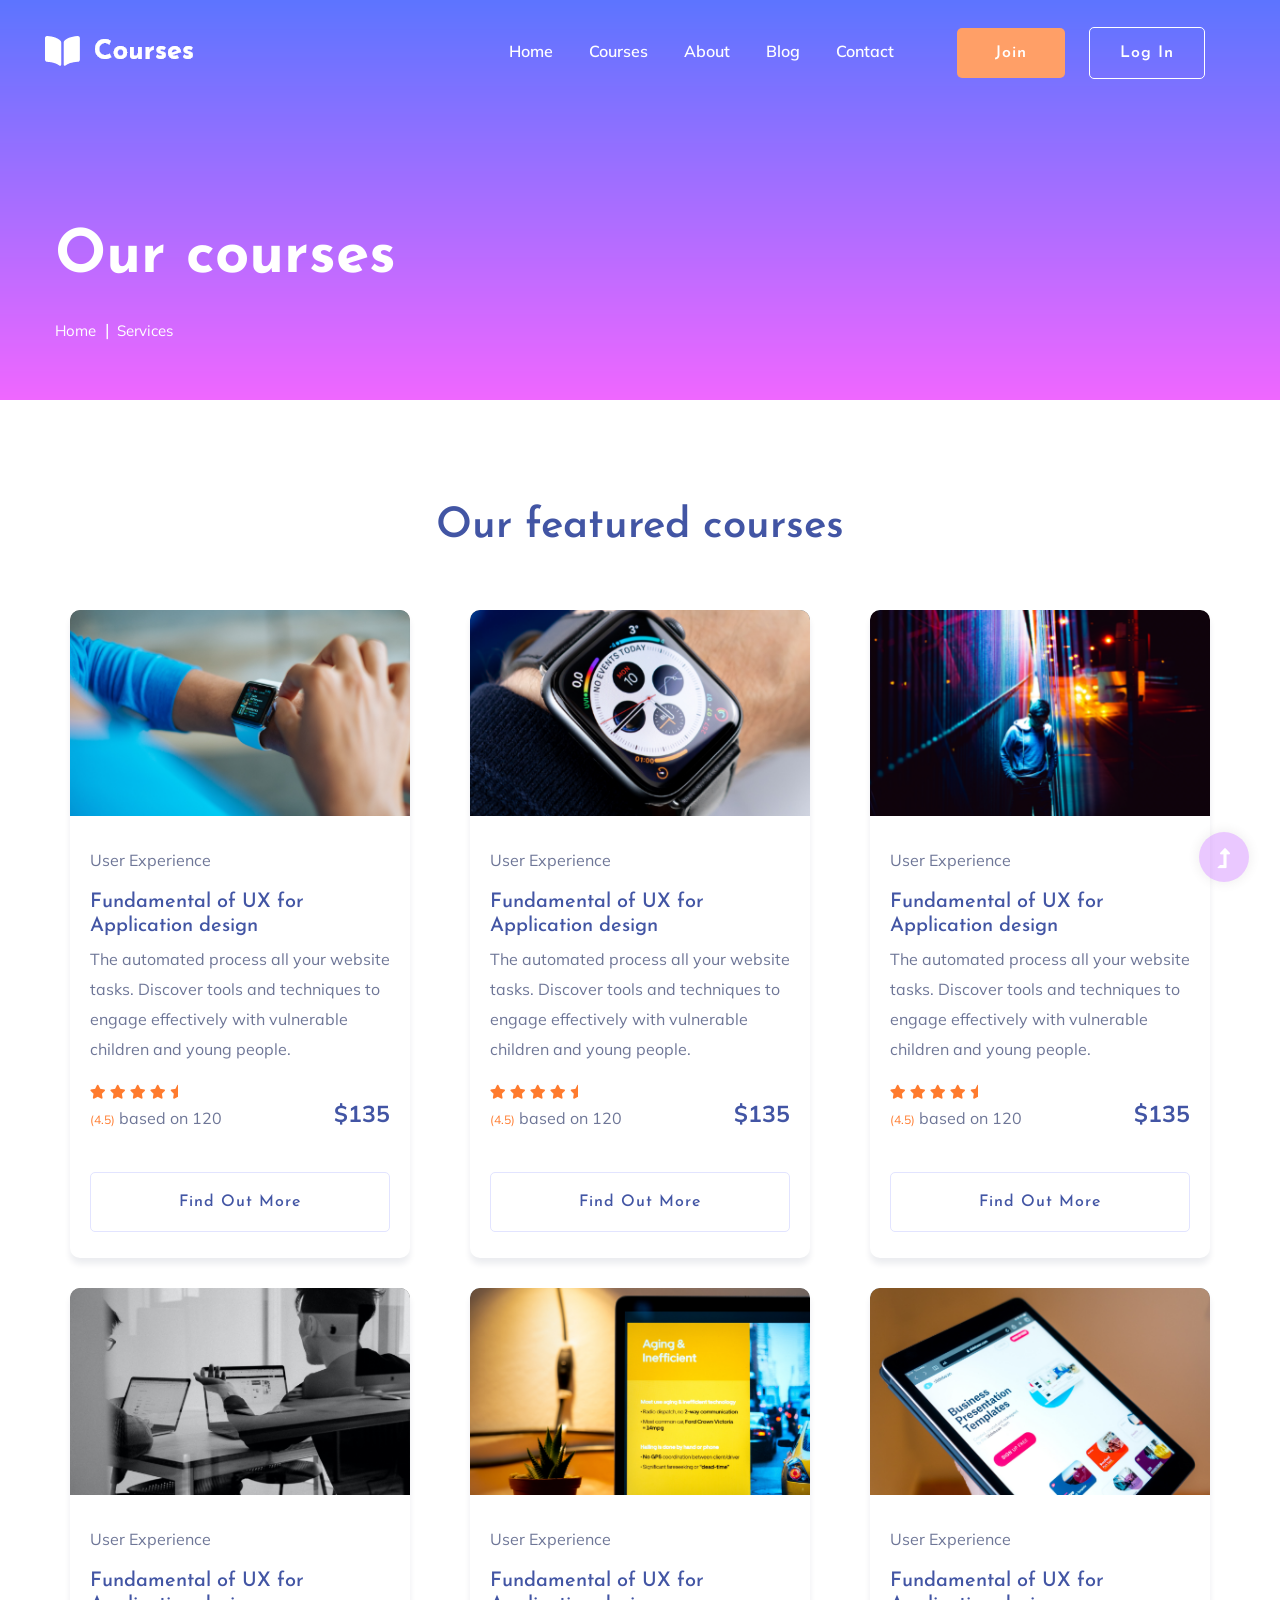
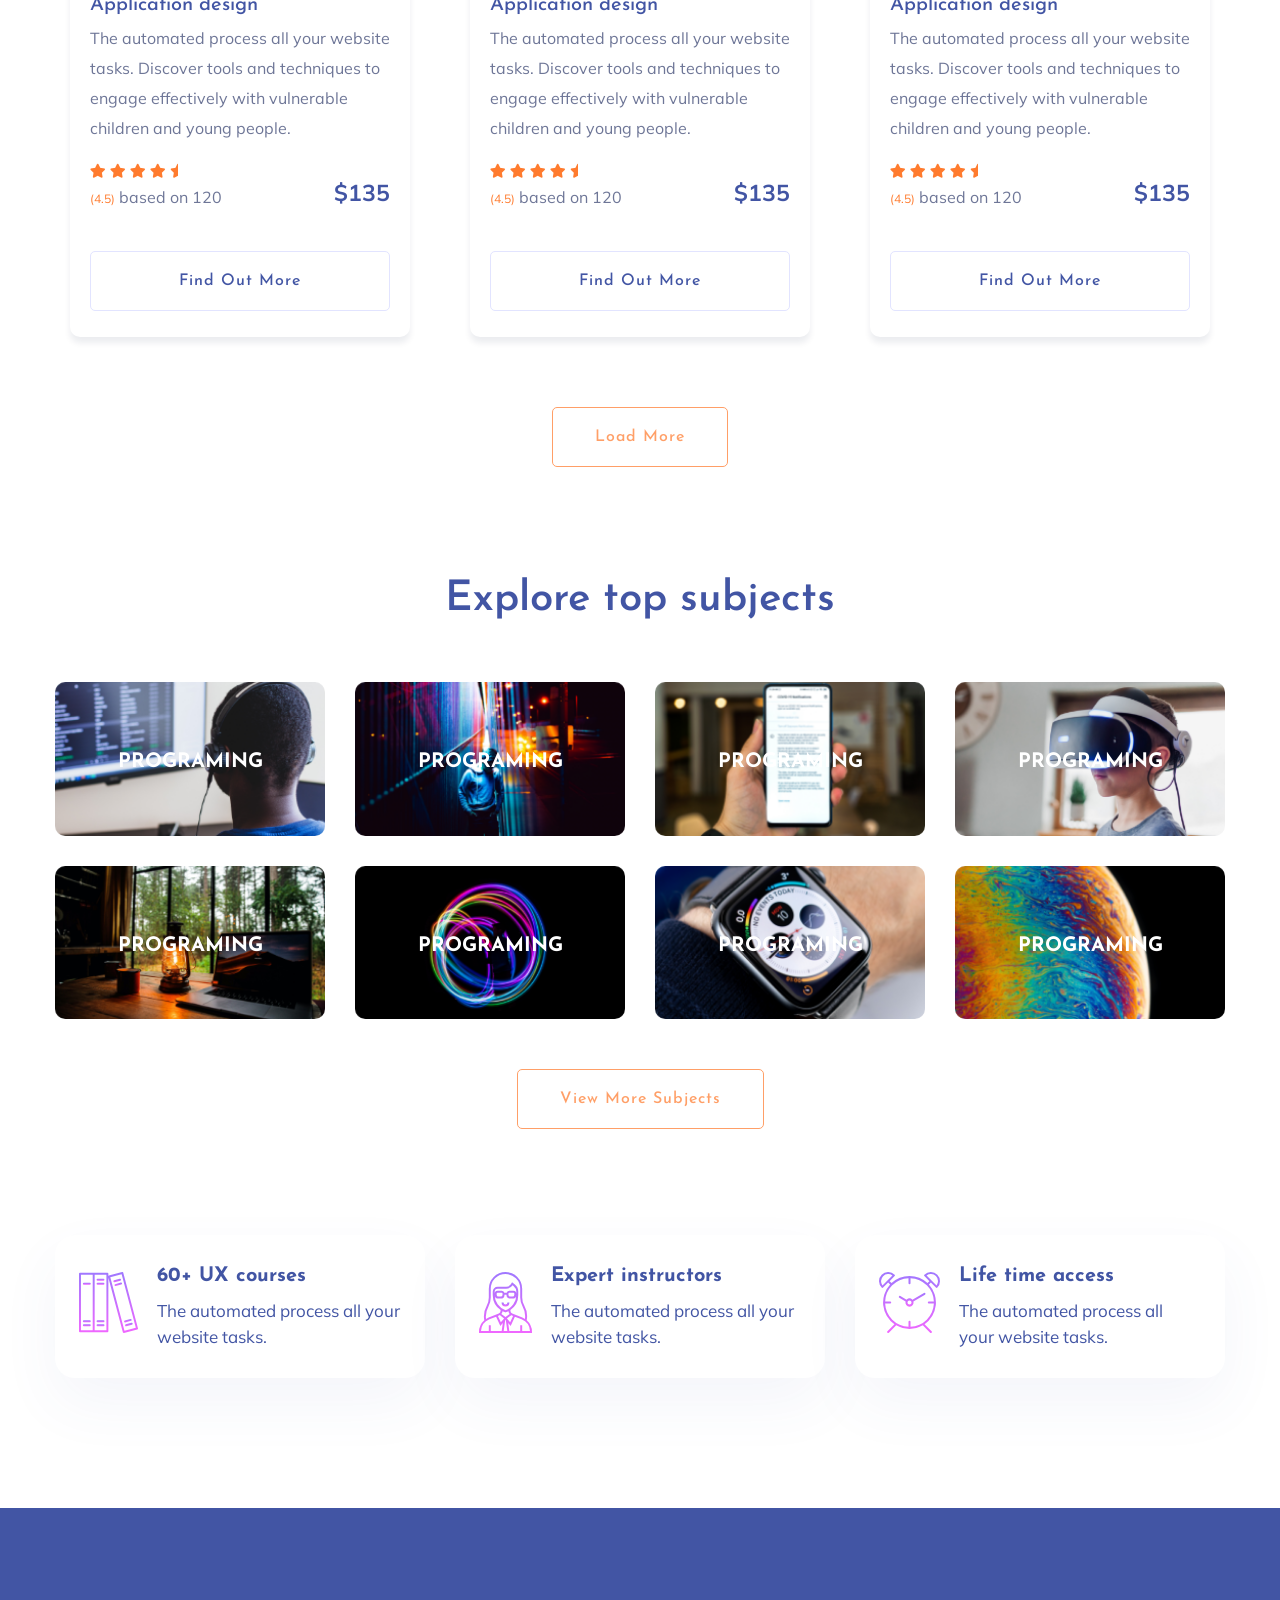
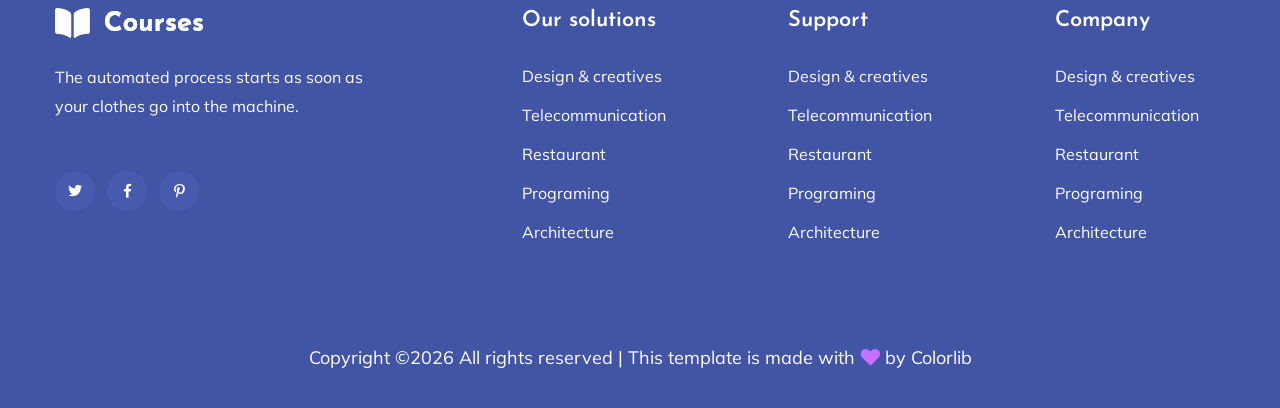
<file: codeku/courses.html>
<!doctype html>
<html class="no-js" lang="zxx">
<head>
    <meta charset="utf-8">
    <meta http-equiv="x-ua-compatible" content="ie=edge">
    <title>Courses | Education</title>
    <meta name="description" content="">
    <meta name="viewport" content="width=device-width, initial-scale=1">
    <link rel="manifest" href="site.webmanifest">
    <link rel="shortcut icon" type="image/x-icon" href="assets/img/favicon.ico">

    <!-- CSS here -->
    <link rel="stylesheet" href="assets/css/bootstrap.min.css">
    <link rel="stylesheet" href="assets/css/owl.carousel.min.css">
    <link rel="stylesheet" href="assets/css/slicknav.css">
    <link rel="stylesheet" href="assets/css/flaticon.css">
    <link rel="stylesheet" href="assets/css/progressbar_barfiller.css">
    <link rel="stylesheet" href="assets/css/gijgo.css">
    <link rel="stylesheet" href="assets/css/animate.min.css">
    <link rel="stylesheet" href="assets/css/animated-headline.css">
    <link rel="stylesheet" href="assets/css/magnific-popup.css">
    <link rel="stylesheet" href="assets/css/fontawesome-all.min.css">
    <link rel="stylesheet" href="assets/css/themify-icons.css">
    <link rel="stylesheet" href="assets/css/slick.css">
    <link rel="stylesheet" href="assets/css/nice-select.css">
    <link rel="stylesheet" href="assets/css/style.css">
</head>

<body>
    <!-- ? Preloader Start -->
    <div id="preloader-active">
        <div class="preloader d-flex align-items-center justify-content-center">
            <div class="preloader-inner position-relative">
                <div class="preloader-circle"></div>
                <div class="preloader-img pere-text">
                    <img src="assets/img/logo/loder.png" alt="">
                </div>
            </div>
        </div>
    </div>
    <!-- Preloader Start -->
    <!-- Header Start -->
    <div class="header-area header-transparent">
        <div class="main-header ">
            <div class="header-bottom  header-sticky">
                <div class="container-fluid">
                    <div class="row align-items-center">
                        <!-- Logo -->
                        <div class="col-xl-2 col-lg-2">
                            <div class="logo">
                                <a href="index.html"><img src="assets/img/logo/logo.png" alt=""></a>
                            </div>
                        </div>
                        <div class="col-xl-10 col-lg-10">
                            <div class="menu-wrapper d-flex align-items-center justify-content-end">
                                <!-- Main-menu -->
                                <div class="main-menu d-none d-lg-block">
                                    <nav>
                                        <ul id="navigation">                                                                                          
                                            <li class="active" ><a href="index.html">Home</a></li>
                                            <li><a href="courses.html">Courses</a></li>
                                            <li><a href="about.html">About</a></li>
                                            <li><a href="#">Blog</a>
                                                <ul class="submenu">
                                                    <li><a href="blog.html">Blog</a></li>
                                                    <li><a href="blog_details.html">Blog Details</a></li>
                                                    <li><a href="elements.html">Element</a></li>
                                                </ul>
                                            </li>
                                            <li><a href="contact.html">Contact</a></li>
                                            <!-- Button -->
                                            <li class="button-header margin-left "><a href="#" class="btn">Join</a></li>
                                            <li class="button-header"><a href="login.html" class="btn btn3">Log in</a></li>
                                        </ul>
                                    </nav>
                                </div>
                            </div>
                        </div> 
                        <!-- Mobile Menu -->
                        <div class="col-12">
                            <div class="mobile_menu d-block d-lg-none"></div>
                        </div>
                    </div>
                </div>
            </div>
        </div>
    </div>
    <!-- Header End -->
    <main>
        <!--? slider Area Start-->
        <section class="slider-area slider-area2">
            <div class="slider-active">
                <!-- Single Slider -->
                <div class="single-slider slider-height2">
                    <div class="container">
                        <div class="row">
                            <div class="col-xl-8 col-lg-11 col-md-12">
                                <div class="hero__caption hero__caption2">
                                    <h1 data-animation="bounceIn" data-delay="0.2s">Our courses</h1>
                                    <!-- breadcrumb Start-->
                                    <nav aria-label="breadcrumb">
                                        <ol class="breadcrumb">
                                            <li class="breadcrumb-item"><a href="index.html">Home</a></li>
                                            <li class="breadcrumb-item"><a href="#">Services</a></li> 
                                        </ol>
                                    </nav>
                                    <!-- breadcrumb End -->
                                </div>
                            </div>
                        </div>
                    </div>          
                </div>
            </div>
        </section>
        <!-- Courses area start -->
        <div class="courses-area section-padding40 fix">
            <div class="container">
                <div class="row justify-content-center">
                    <div class="col-xl-7 col-lg-8">
                        <div class="section-tittle text-center mb-55">
                            <h2>Our featured courses</h2>
                        </div>
                    </div>
                </div>
                <div class="row">
                    <div class="col-lg-4">
                        <div class="properties properties2 mb-30">
                            <div class="properties__card">
                                <div class="properties__img overlay1">
                                    <a href="#"><img src="assets/img/gallery/featured1.png" alt=""></a>
                                </div>
                                <div class="properties__caption">
                                    <p>User Experience</p>
                                    <h3><a href="#">Fundamental of UX for Application design</a></h3>
                                    <p>The automated process all your website tasks. Discover tools and techniques to engage effectively with vulnerable children and young people.
                                    </p>
                                    <div class="properties__footer d-flex justify-content-between align-items-center">
                                        <div class="restaurant-name">
                                            <div class="rating">
                                                <i class="fas fa-star"></i>
                                                <i class="fas fa-star"></i>
                                                <i class="fas fa-star"></i>
                                                <i class="fas fa-star"></i>
                                                <i class="fas fa-star-half"></i>
                                            </div>
                                            <p><span>(4.5)</span> based on 120</p>
                                        </div>
                                        <div class="price">
                                            <span>$135</span>
                                        </div>
                                    </div>
                                    <a href="#" class="border-btn border-btn2">Find out more</a>
                                </div>
                            </div>
                        </div>
                    </div>
                    <div class="col-lg-4">
                        <div class="properties properties2 mb-30">
                            <div class="properties__card">
                                <div class="properties__img overlay1">
                                    <a href="#"><img src="assets/img/gallery/featured2.png" alt=""></a>
                                </div>
                                <div class="properties__caption">
                                    <p>User Experience</p>
                                    <h3><a href="#">Fundamental of UX for Application design</a></h3>
                                    <p>The automated process all your website tasks. Discover tools and techniques to engage effectively with vulnerable children and young people.
                                        
                                    </p>
                                    <div class="properties__footer d-flex justify-content-between align-items-center">
                                        <div class="restaurant-name">
                                            <div class="rating">
                                                <i class="fas fa-star"></i>
                                                <i class="fas fa-star"></i>
                                                <i class="fas fa-star"></i>
                                                <i class="fas fa-star"></i>
                                                <i class="fas fa-star-half"></i>
                                            </div>
                                            <p><span>(4.5)</span> based on 120</p>
                                        </div>
                                        <div class="price">
                                            <span>$135</span>
                                        </div>
                                    </div>
                                    <a href="#" class="border-btn border-btn2">Find out more</a>
                                </div>
                                
                            </div>
                        </div>
                    </div>
                    <div class="col-lg-4">
                        <div class="properties properties2 mb-30">
                            <div class="properties__card">
                                <div class="properties__img overlay1">
                                    <a href="#"><img src="assets/img/gallery/featured3.png" alt=""></a>
                                </div>
                                <div class="properties__caption">
                                    <p>User Experience</p>
                                    <h3><a href="#">Fundamental of UX for Application design</a></h3>
                                    <p>The automated process all your website tasks. Discover tools and techniques to engage effectively with vulnerable children and young people.
                                        
                                    </p>
                                    <div class="properties__footer d-flex justify-content-between align-items-center">
                                        <div class="restaurant-name">
                                            <div class="rating">
                                                <i class="fas fa-star"></i>
                                                <i class="fas fa-star"></i>
                                                <i class="fas fa-star"></i>
                                                <i class="fas fa-star"></i>
                                                <i class="fas fa-star-half"></i>
                                            </div>
                                            <p><span>(4.5)</span> based on 120</p>
                                        </div>
                                        <div class="price">
                                            <span>$135</span>
                                        </div>
                                    </div>
                                    <a href="#" class="border-btn border-btn2">Find out more</a>
                                </div>
                                
                            </div>
                        </div>
                    </div>
                    <div class="col-lg-4">
                        <div class="properties properties2 mb-30">
                            <div class="properties__card">
                                <div class="properties__img overlay1">
                                    <a href="#"><img src="assets/img/gallery/featured4.png" alt=""></a>
                                </div>
                                <div class="properties__caption">
                                    <p>User Experience</p>
                                    <h3><a href="#">Fundamental of UX for Application design</a></h3>
                                    <p>The automated process all your website tasks. Discover tools and techniques to engage effectively with vulnerable children and young people.
                                        
                                    </p>
                                    <div class="properties__footer d-flex justify-content-between align-items-center">
                                        <div class="restaurant-name">
                                            <div class="rating">
                                                <i class="fas fa-star"></i>
                                                <i class="fas fa-star"></i>
                                                <i class="fas fa-star"></i>
                                                <i class="fas fa-star"></i>
                                                <i class="fas fa-star-half"></i>
                                            </div>
                                            <p><span>(4.5)</span> based on 120</p>
                                        </div>
                                        <div class="price">
                                            <span>$135</span>
                                        </div>
                                    </div>
                                    <a href="#" class="border-btn border-btn2">Find out more</a>
                                </div>
                                
                            </div>
                        </div>
                    </div>
                    <div class="col-lg-4">
                        <div class="properties properties2 mb-30">
                            <div class="properties__card">
                                <div class="properties__img overlay1">
                                    <a href="#"><img src="assets/img/gallery/featured5.png" alt=""></a>
                                </div>
                                <div class="properties__caption">
                                    <p>User Experience</p>
                                    <h3><a href="#">Fundamental of UX for Application design</a></h3>
                                    <p>The automated process all your website tasks. Discover tools and techniques to engage effectively with vulnerable children and young people.
                                        
                                    </p>
                                    <div class="properties__footer d-flex justify-content-between align-items-center">
                                        <div class="restaurant-name">
                                            <div class="rating">
                                                <i class="fas fa-star"></i>
                                                <i class="fas fa-star"></i>
                                                <i class="fas fa-star"></i>
                                                <i class="fas fa-star"></i>
                                                <i class="fas fa-star-half"></i>
                                            </div>
                                            <p><span>(4.5)</span> based on 120</p>
                                        </div>
                                        <div class="price">
                                            <span>$135</span>
                                        </div>
                                    </div>
                                    <a href="#" class="border-btn border-btn2">Find out more</a>
                                </div>
                                
                            </div>
                        </div>
                    </div>
                    <div class="col-lg-4">
                        <div class="properties properties2 mb-30">
                            <div class="properties__card">
                                <div class="properties__img overlay1">
                                    <a href="#"><img src="assets/img/gallery/featured6.png" alt=""></a>
                                </div>
                                <div class="properties__caption">
                                    <p>User Experience</p>
                                    <h3><a href="#">Fundamental of UX for Application design</a></h3>
                                    <p>The automated process all your website tasks. Discover tools and techniques to engage effectively with vulnerable children and young people.
                                    </p>
                                    <div class="properties__footer d-flex justify-content-between align-items-center">
                                        <div class="restaurant-name">
                                            <div class="rating">
                                                <i class="fas fa-star"></i>
                                                <i class="fas fa-star"></i>
                                                <i class="fas fa-star"></i>
                                                <i class="fas fa-star"></i>
                                                <i class="fas fa-star-half"></i>
                                            </div>
                                            <p><span>(4.5)</span> based on 120</p>
                                        </div>
                                        <div class="price">
                                            <span>$135</span>
                                        </div>
                                    </div>
                                    <a href="#" class="border-btn border-btn2">Find out more</a>
                                </div>
                            </div>
                        </div>
                    </div>
                </div>
                <div class="row justify-content-center">
                    <div class="col-xl-7 col-lg-8">
                        <div class="section-tittle text-center mt-40">
                            <a href="#" class="border-btn">Load More</a>
                        </div>
                    </div>
                </div>
            </div>
        </div>
        <!-- Courses area End -->
        <!--? top subjects Area Start -->
        <div class="topic-area">
            <div class="container">
                <div class="row justify-content-center">
                    <div class="col-xl-7 col-lg-8">
                        <div class="section-tittle text-center mb-55">
                            <h2>Explore top subjects</h2>
                        </div>
                    </div>
                </div>
                <div class="row">
                    <div class="col-lg-3 col-md-4 col-sm-6">
                        <div class="single-topic text-center mb-30">
                            <div class="topic-img">
                                <img src="assets/img/gallery/topic1.png" alt="">
                                <div class="topic-content-box">
                                    <div class="topic-content">
                                        <h3><a href="#">Programing</a></h3>
                                    </div>
                                </div>
                            </div>
                        </div>
                    </div>
                    <div class="col-lg-3 col-md-4 col-sm-6">
                        <div class="single-topic text-center mb-30">
                            <div class="topic-img">
                                <img src="assets/img/gallery/topic2.png" alt="">
                                <div class="topic-content-box">
                                    <div class="topic-content">
                                        <h3><a href="#">Programing</a></h3>
                                    </div>
                                </div>
                            </div>
                        </div>
                    </div>
                    <div class="col-lg-3 col-md-4 col-sm-6">
                        <div class="single-topic text-center mb-30">
                            <div class="topic-img">
                                <img src="assets/img/gallery/topic3.png" alt="">
                                <div class="topic-content-box">
                                    <div class="topic-content">
                                        <h3><a href="#">Programing</a></h3>
                                    </div>
                                </div>
                            </div>
                        </div>
                    </div>
                    <div class="col-lg-3 col-md-4 col-sm-6">
                        <div class="single-topic text-center mb-30">
                            <div class="topic-img">
                                <img src="assets/img/gallery/topic4.png" alt="">
                                <div class="topic-content-box">
                                    <div class="topic-content">
                                        <h3><a href="#">Programing</a></h3>
                                    </div>
                                </div>
                            </div>
                        </div>
                    </div>
                    <div class="col-lg-3 col-md-4 col-sm-6">
                        <div class="single-topic text-center mb-30">
                            <div class="topic-img">
                                <img src="assets/img/gallery/topic5.png" alt="">
                                <div class="topic-content-box">
                                    <div class="topic-content">
                                        <h3><a href="#">Programing</a></h3>
                                    </div>
                                </div>
                            </div>
                        </div>
                    </div>
                    <div class="col-lg-3 col-md-4 col-sm-6">
                        <div class="single-topic text-center mb-30">
                            <div class="topic-img">
                                <img src="assets/img/gallery/topic6.png" alt="">
                                <div class="topic-content-box">
                                    <div class="topic-content">
                                        <h3><a href="#">Programing</a></h3>
                                    </div>
                                </div>
                            </div>
                        </div>
                    </div>
                    <div class="col-lg-3 col-md-4 col-sm-6">
                        <div class="single-topic text-center mb-30">
                            <div class="topic-img">
                                <img src="assets/img/gallery/topic7.png" alt="">
                                <div class="topic-content-box">
                                    <div class="topic-content">
                                        <h3><a href="#">Programing</a></h3>
                                    </div>
                                </div>
                            </div>
                        </div>
                    </div>
                    <div class="col-lg-3 col-md-4 col-sm-6">
                        <div class="single-topic text-center mb-30">
                            <div class="topic-img">
                                <img src="assets/img/gallery/topic8.png" alt="">
                                <div class="topic-content-box">
                                    <div class="topic-content">
                                        <h3><a href="#">Programing</a></h3>
                                    </div>
                                </div>
                            </div>
                        </div>
                    </div>
                </div>
                <div class="row justify-content-center">
                    <div class="col-xl-12">
                        <div class="section-tittle text-center mt-20">
                            <a href="courses.html" class="border-btn">View More Subjects</a>
                        </div>
                    </div>
                </div>
            </div>
        </div>
        <!-- top subjects End -->  
        <!-- ? services-area -->
        <div class="services-area services-area2 section-padding40">
            <div class="container">
                <div class="row justify-content-sm-center">
                    <div class="col-lg-4 col-md-6 col-sm-8">
                        <div class="single-services mb-30">
                            <div class="features-icon">
                                <img src="assets/img/icon/icon1.svg" alt="">
                            </div>
                            <div class="features-caption">
                                <h3>60+ UX courses</h3>
                                <p>The automated process all your website tasks.</p>
                            </div>
                        </div>
                    </div>
                    <div class="col-lg-4 col-md-6 col-sm-8">
                        <div class="single-services mb-30">
                            <div class="features-icon">
                                <img src="assets/img/icon/icon2.svg" alt="">
                            </div>
                            <div class="features-caption">
                                <h3>Expert instructors</h3>
                                <p>The automated process all your website tasks.</p>
                            </div>
                        </div>
                    </div>
                    <div class="col-lg-4 col-md-6 col-sm-8">
                        <div class="single-services mb-30">
                            <div class="features-icon">
                                <img src="assets/img/icon/icon3.svg" alt="">
                            </div>
                            <div class="features-caption">
                                <h3>Life time access</h3>
                                <p>The automated process all your website tasks.</p>
                            </div>
                        </div>
                    </div>
                </div>
            </div>
        </div>
    </main>
    <footer>
        <div class="footer-wrappper footer-bg">
           <!-- Footer Start-->
           <div class="footer-area footer-padding">
               <div class="container">
                   <div class="row justify-content-between">
                       <div class="col-xl-4 col-lg-5 col-md-4 col-sm-6">
                           <div class="single-footer-caption mb-50">
                               <div class="single-footer-caption mb-30">
                                   <!-- logo -->
                                   <div class="footer-logo mb-25">
                                       <a href="index.html"><img src="assets/img/logo/logo2_footer.png" alt=""></a>
                                   </div>
                                   <div class="footer-tittle">
                                       <div class="footer-pera">
                                           <p>The automated process starts as soon as your clothes go into the machine.</p>
                                       </div>
                                   </div>
                                   <!-- social -->
                                   <div class="footer-social">
                                       <a href="#"><i class="fab fa-twitter"></i></a>
                                       <a href="https://bit.ly/sai4ull"><i class="fab fa-facebook-f"></i></a>
                                       <a href="#"><i class="fab fa-pinterest-p"></i></a>
                                   </div>
                               </div>
                           </div>
                       </div>
                       <div class="col-xl-2 col-lg-3 col-md-4 col-sm-5">
                           <div class="single-footer-caption mb-50">
                               <div class="footer-tittle">
                                   <h4>Our solutions</h4>
                                   <ul>
                                       <li><a href="#">Design & creatives</a></li>
                                       <li><a href="#">Telecommunication</a></li>
                                       <li><a href="#">Restaurant</a></li>
                                       <li><a href="#">Programing</a></li>
                                       <li><a href="#">Architecture</a></li>
                                   </ul>
                               </div>
                           </div>
                       </div>
                       <div class="col-xl-2 col-lg-4 col-md-4 col-sm-6">
                           <div class="single-footer-caption mb-50">
                               <div class="footer-tittle">
                                   <h4>Support</h4>
                                   <ul>
                                       <li><a href="#">Design & creatives</a></li>
                                       <li><a href="#">Telecommunication</a></li>
                                       <li><a href="#">Restaurant</a></li>
                                       <li><a href="#">Programing</a></li>
                                       <li><a href="#">Architecture</a></li>
                                   </ul>
                               </div>
                           </div>
                       </div>
                       <div class="col-xl-2 col-lg-3 col-md-4 col-sm-6">
                           <div class="single-footer-caption mb-50">
                               <div class="footer-tittle">
                                   <h4>Company</h4>
                                   <ul>
                                       <li><a href="#">Design & creatives</a></li>
                                       <li><a href="#">Telecommunication</a></li>
                                       <li><a href="#">Restaurant</a></li>
                                       <li><a href="#">Programing</a></li>
                                       <li><a href="#">Architecture</a></li>
                                   </ul>
                               </div>
                           </div>
                       </div>
                   </div>
               </div>
           </div>
           <!-- footer-bottom area -->
           <div class="footer-bottom-area">
               <div class="container">
                   <div class="footer-border">
                       <div class="row d-flex align-items-center">
                           <div class="col-xl-12 ">
                               <div class="footer-copy-right text-center">
                                   <p><!-- Link back to Colorlib can't be removed. Template is licensed under CC BY 3.0. -->
                                      Copyright &copy;<script>document.write(new Date().getFullYear());</script> All rights reserved | This template is made with <i class="fa fa-heart" aria-hidden="true"></i> by <a href="https://colorlib.com" target="_blank">Colorlib</a>
                                      <!-- Link back to Colorlib can't be removed. Template is licensed under CC BY 3.0. --></p>
                                  </div>
                              </div>
                          </div>
                      </div>
                  </div>
              </div>
              <!-- Footer End-->
          </div>
      </footer> 
      <!-- Scroll Up -->
      <div id="back-top" >
        <a title="Go to Top" href="#"> <i class="fas fa-level-up-alt"></i></a>
    </div>

    <!-- JS here -->
    <script src="./assets/js/vendor/modernizr-3.5.0.min.js"></script>
    <!-- Jquery, Popper, Bootstrap -->
    <script src="./assets/js/vendor/jquery-1.12.4.min.js"></script>
    <script src="./assets/js/popper.min.js"></script>
    <script src="./assets/js/bootstrap.min.js"></script>
    <!-- Jquery Mobile Menu -->
    <script src="./assets/js/jquery.slicknav.min.js"></script>

    <!-- Jquery Slick , Owl-Carousel Plugins -->
    <script src="./assets/js/owl.carousel.min.js"></script>
    <script src="./assets/js/slick.min.js"></script>
    <!-- One Page, Animated-HeadLin -->
    <script src="./assets/js/wow.min.js"></script>
    <script src="./assets/js/animated.headline.js"></script>
    <script src="./assets/js/jquery.magnific-popup.js"></script>

    <!-- Date Picker -->
    <script src="./assets/js/gijgo.min.js"></script>
    <!-- Nice-select, sticky -->
    <script src="./assets/js/jquery.nice-select.min.js"></script>
    <script src="./assets/js/jquery.sticky.js"></script>
    <!-- Progress -->
    <script src="./assets/js/jquery.barfiller.js"></script>
    
    <!-- counter , waypoint,Hover Direction -->
    <script src="./assets/js/jquery.counterup.min.js"></script>
    <script src="./assets/js/waypoints.min.js"></script>
    <script src="./assets/js/jquery.countdown.min.js"></script>
    <script src="./assets/js/hover-direction-snake.min.js"></script>

    <!-- contact js -->
    <script src="./assets/js/contact.js"></script>
    <script src="./assets/js/jquery.form.js"></script>
    <script src="./assets/js/jquery.validate.min.js"></script>
    <script src="./assets/js/mail-script.js"></script>
    <script src="./assets/js/jquery.ajaxchimp.min.js"></script>
    
    <!-- Jquery Plugins, main Jquery -->	
    <script src="./assets/js/plugins.js"></script>
    <script src="./assets/js/main.js"></script>
    
</body>
</html>
</file>
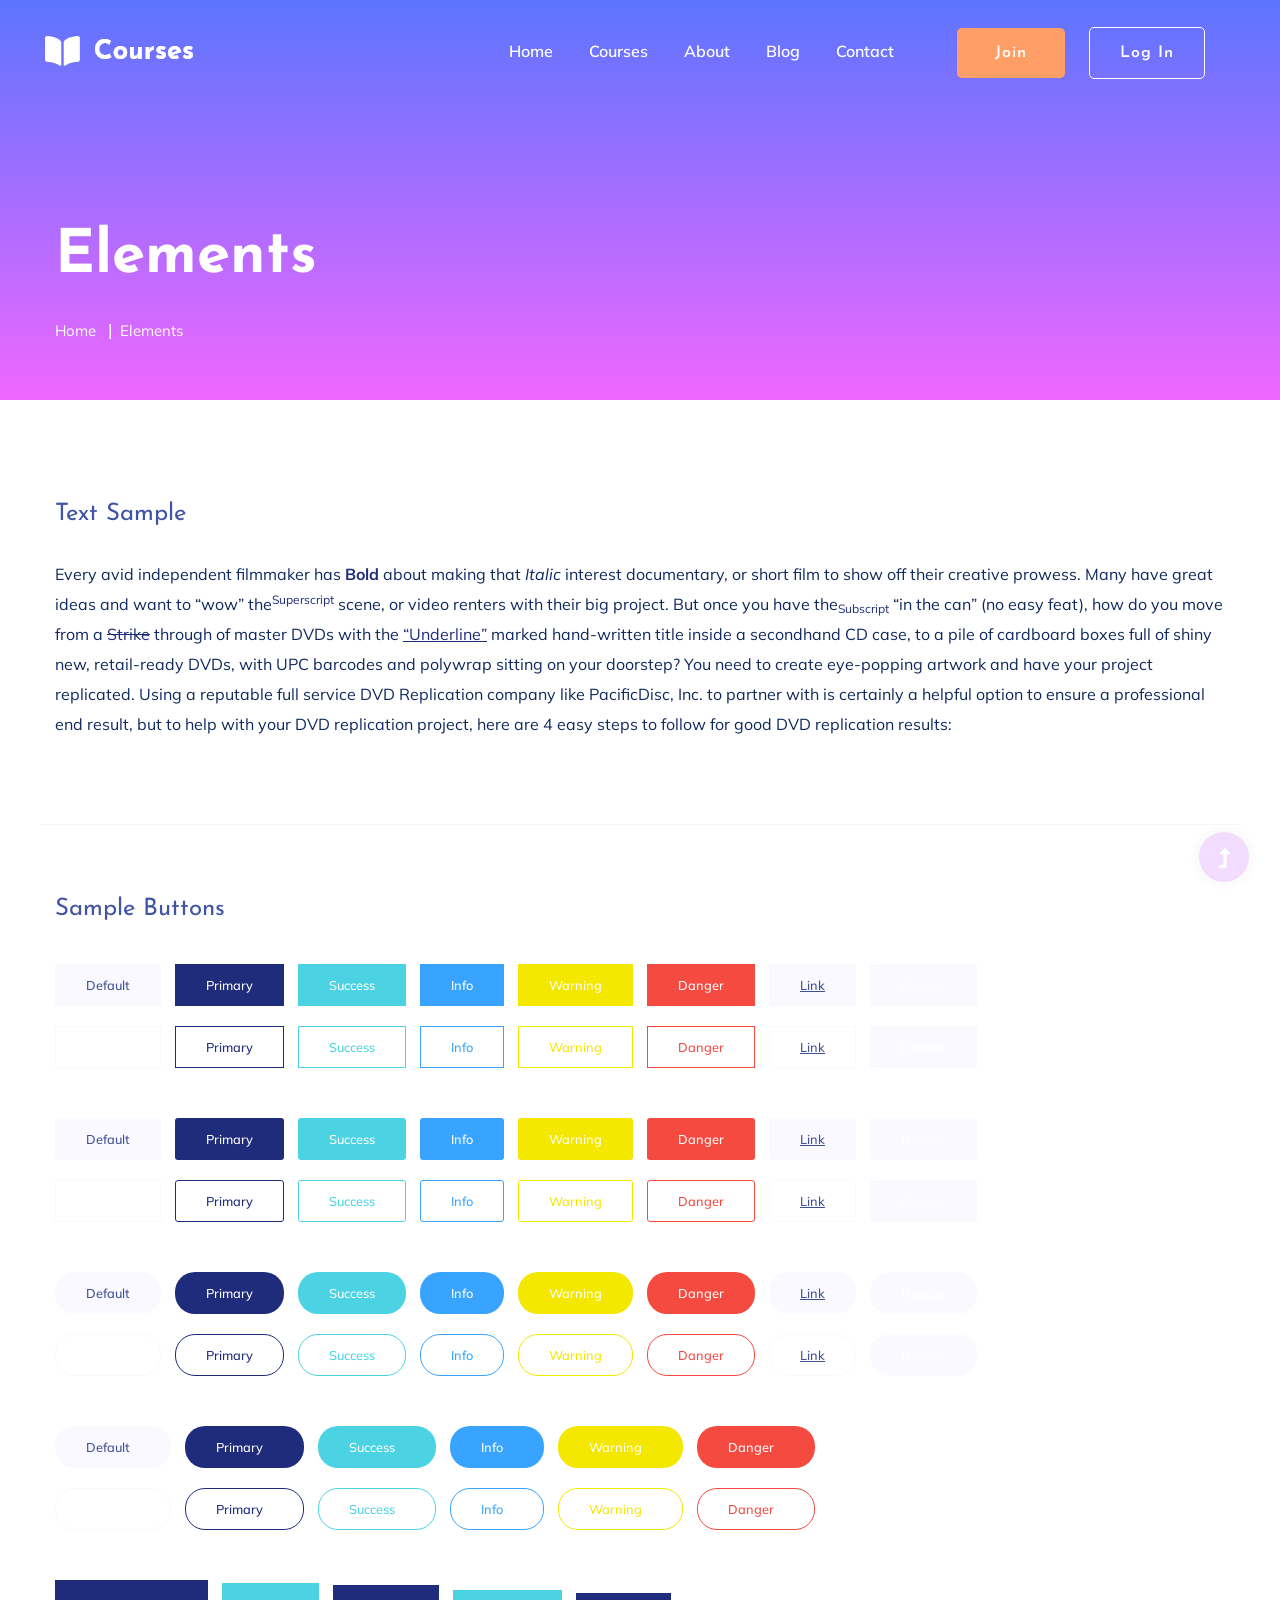
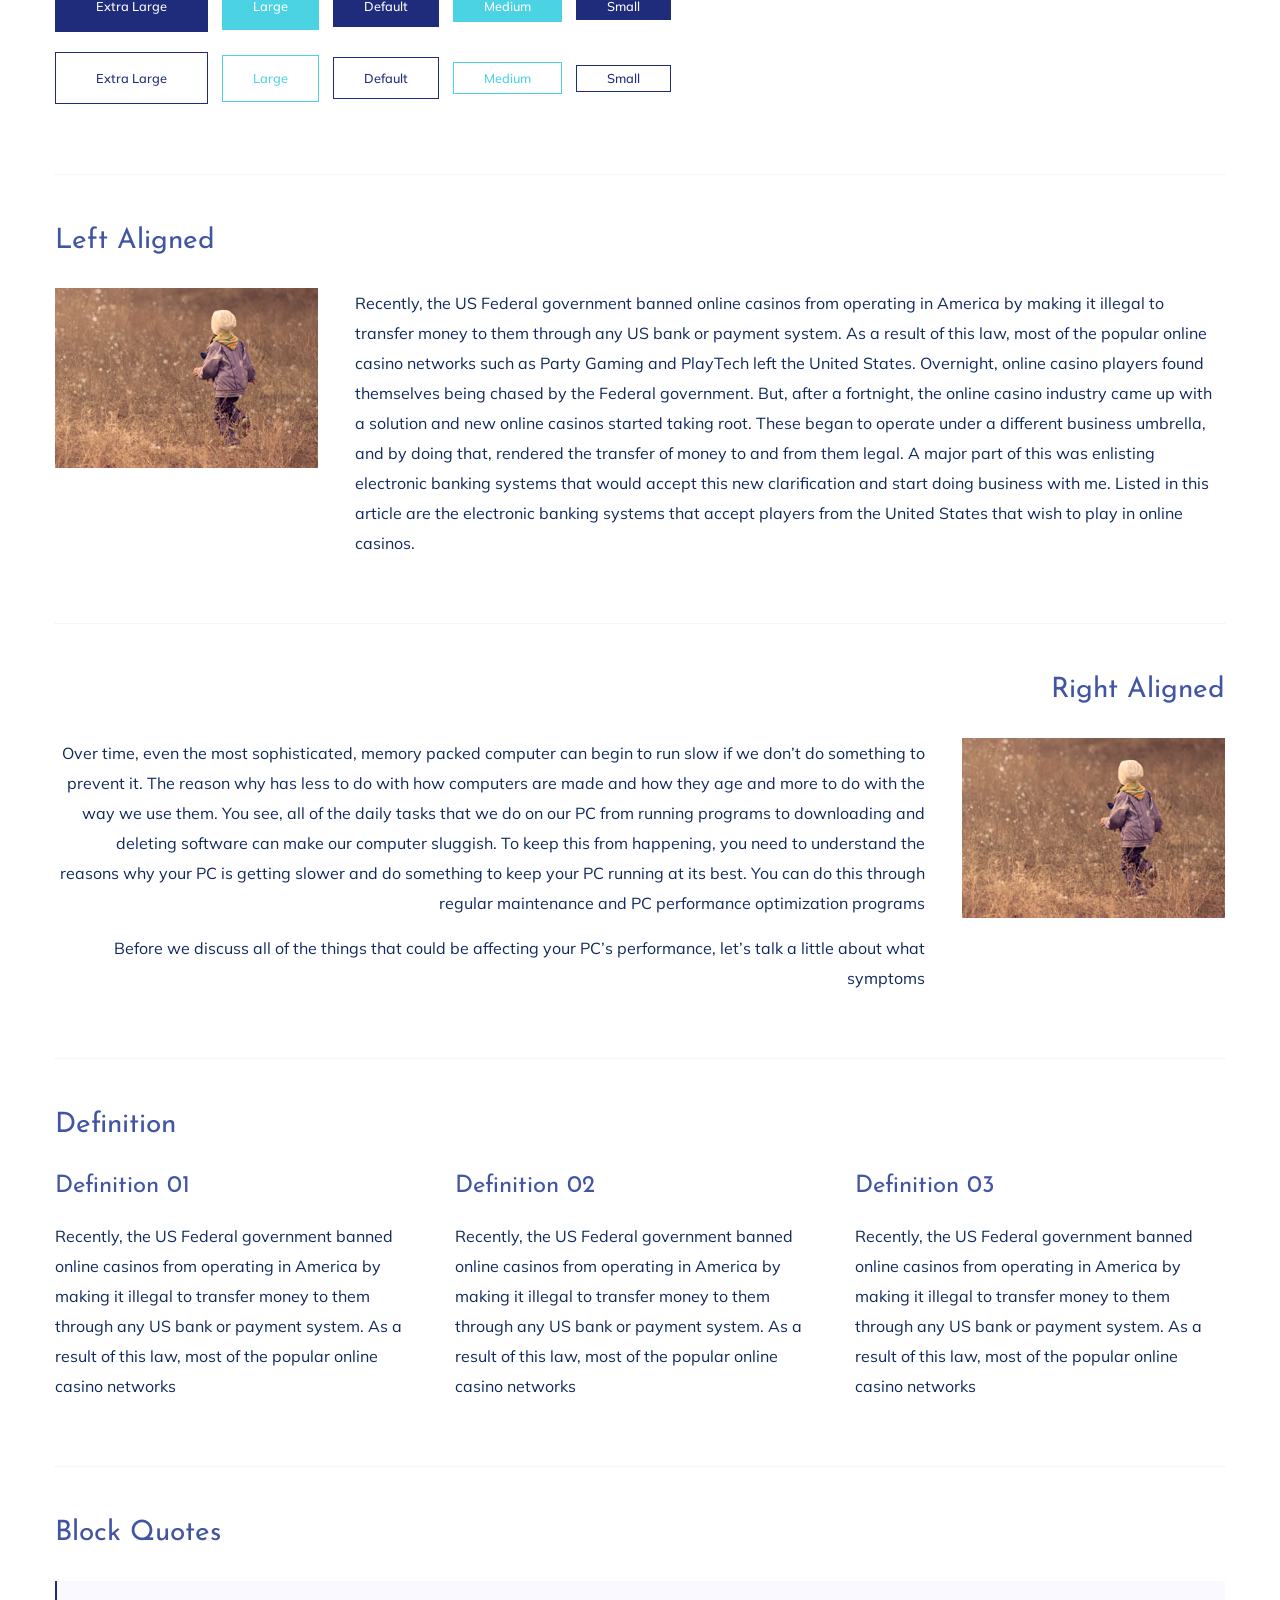
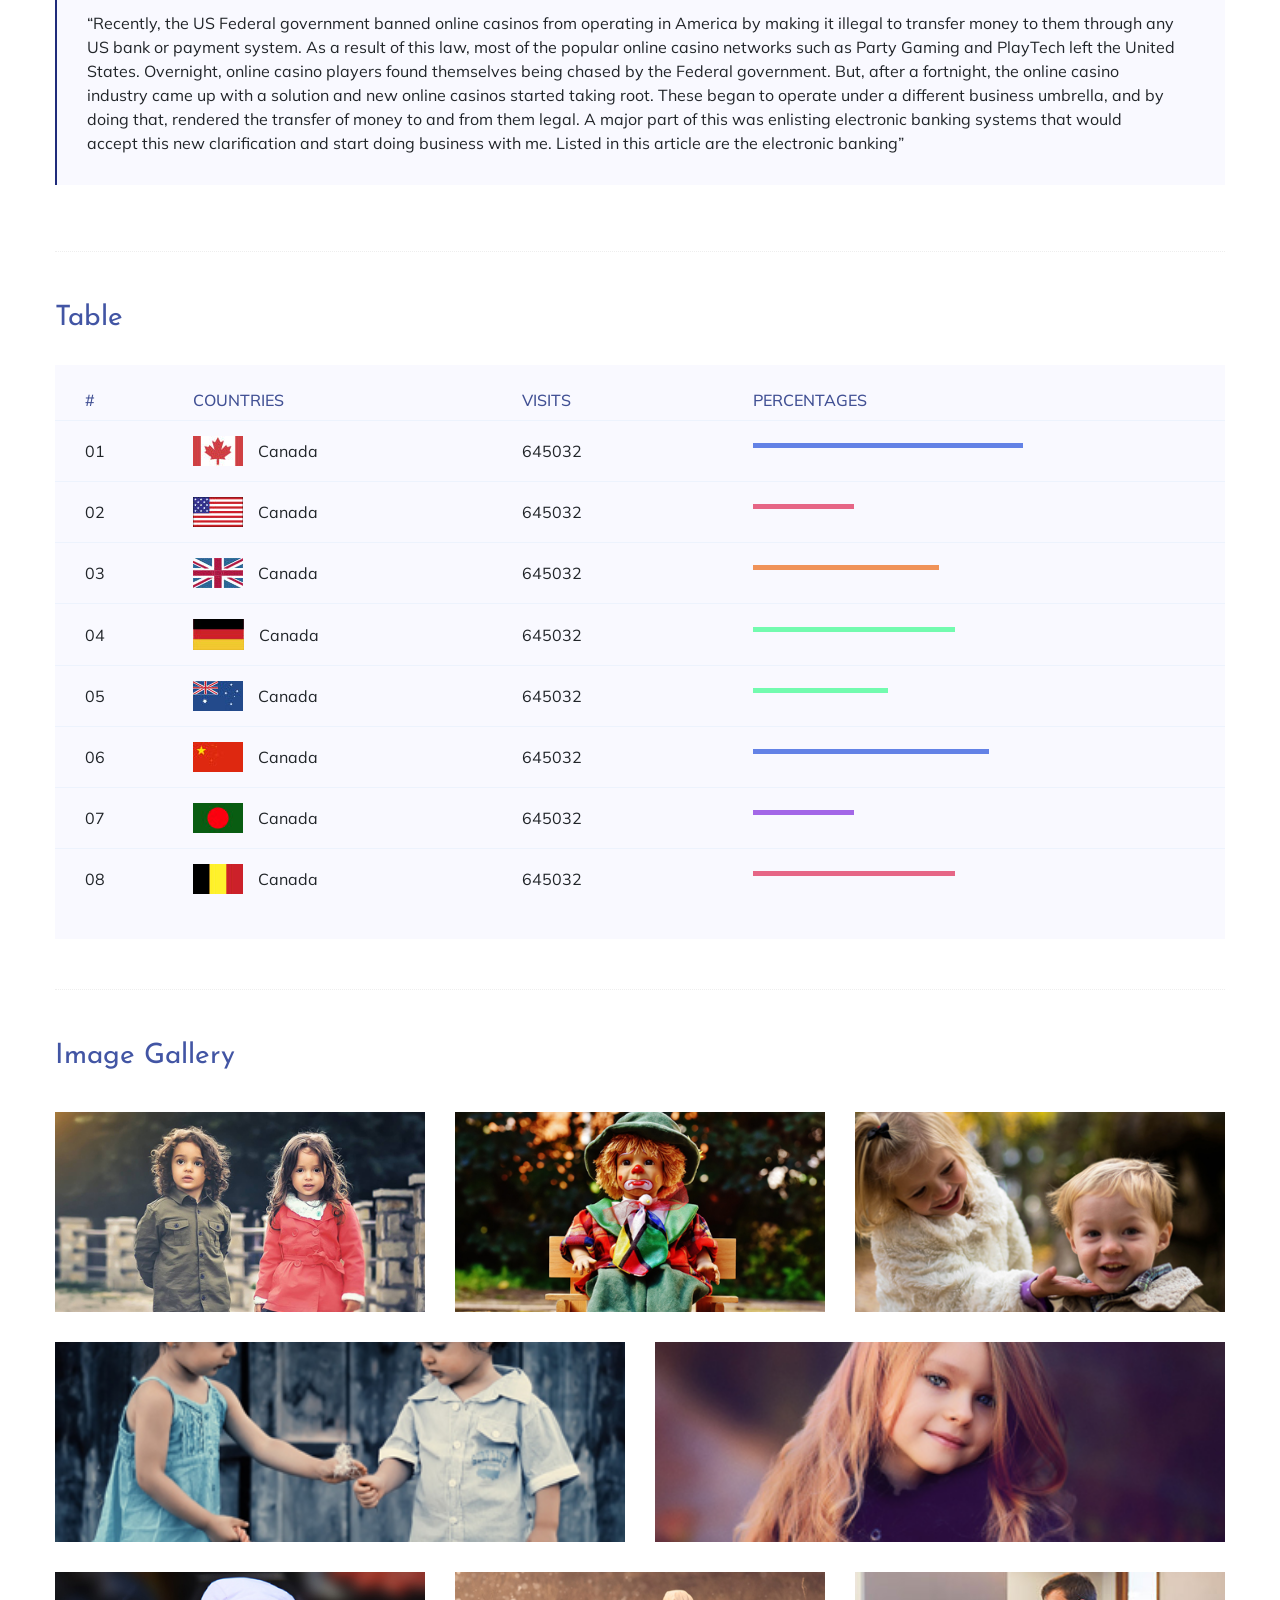
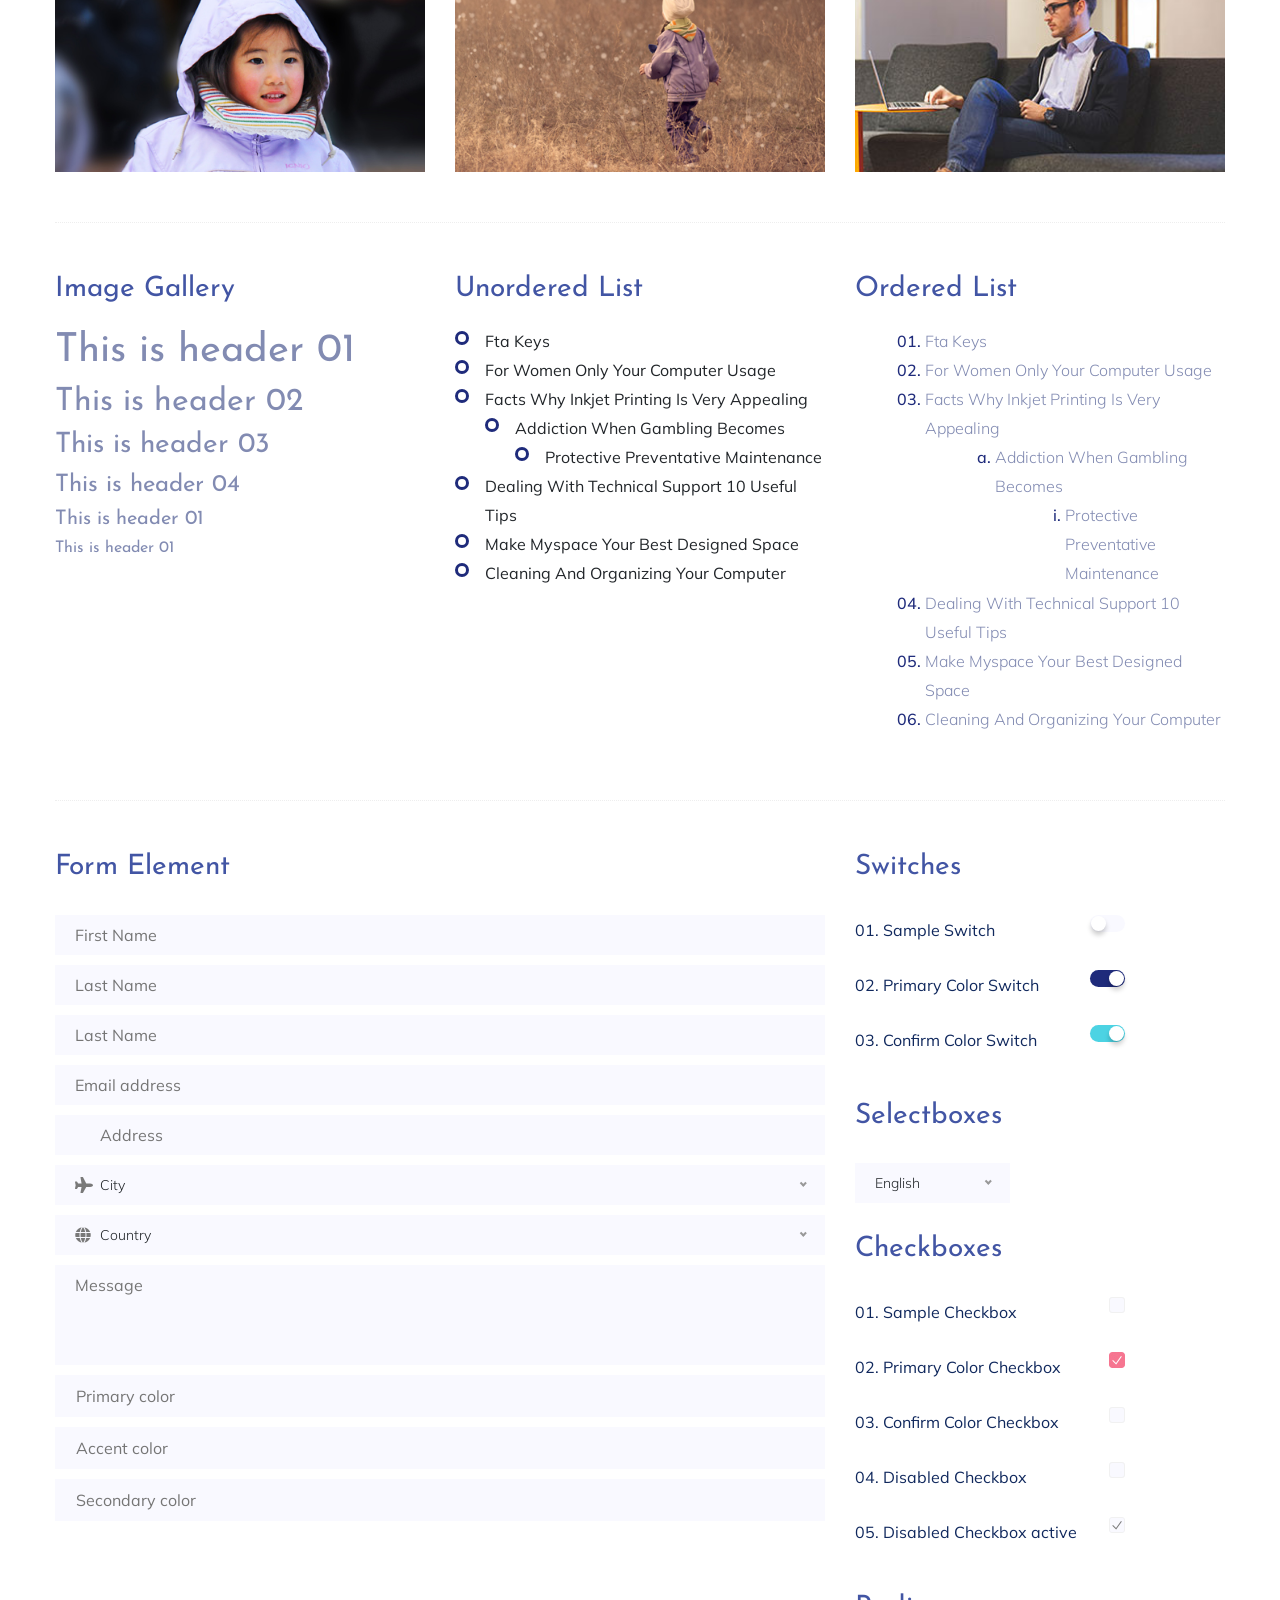
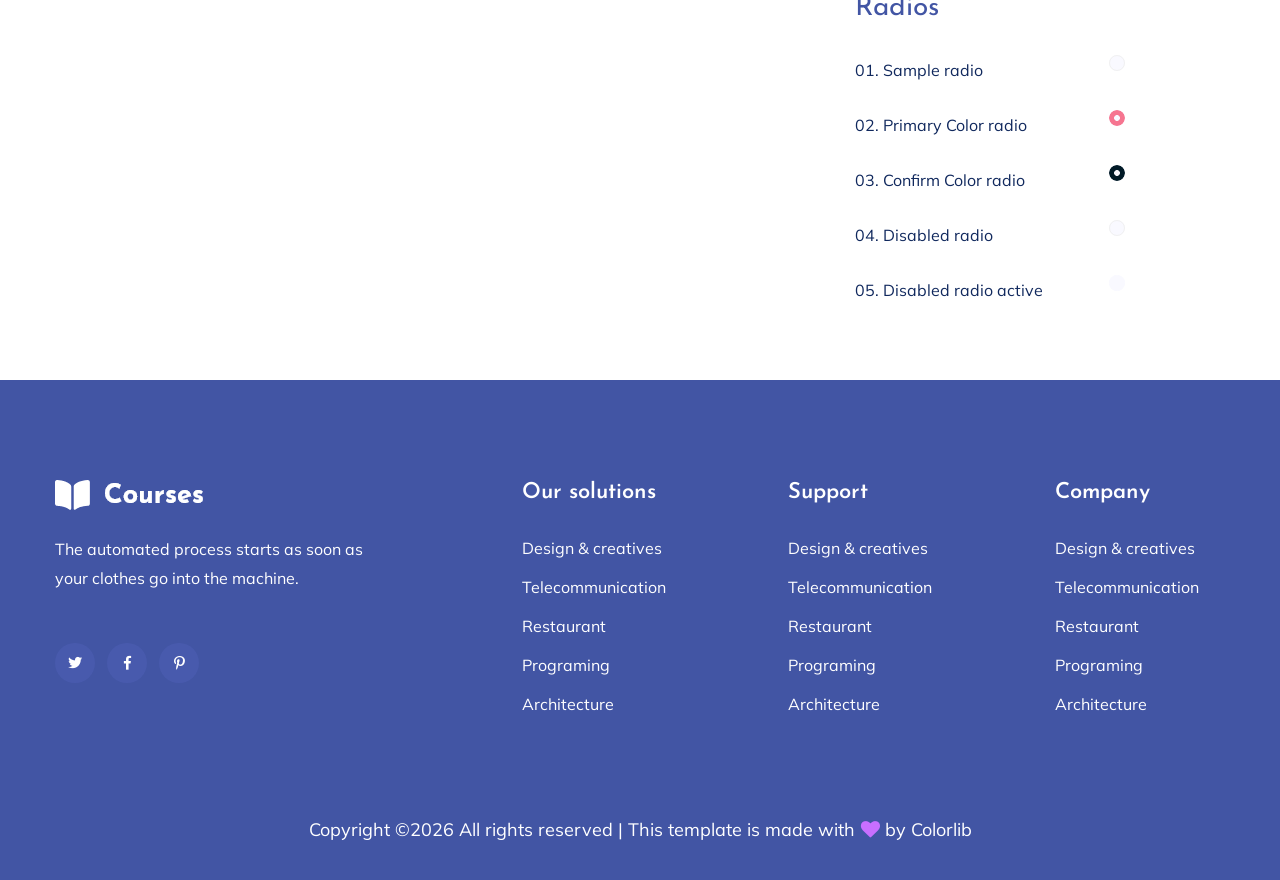
<file: codeku/elements.html>
<!doctype html>
<html class="no-js" lang="zxx">
<head>
	<meta charset="utf-8">
	<meta http-equiv="x-ua-compatible" content="ie=edge">
	<title>Courses | Education</title>
	<meta name="description" content="">
	<meta name="viewport" content="width=device-width, initial-scale=1">
	<link rel="shortcut icon" type="image/x-icon" href="assets/img/favicon.ico">

	<!-- CSS here -->
	<link rel="stylesheet" href="assets/css/bootstrap.min.css">
	<link rel="stylesheet" href="assets/css/owl.carousel.min.css">
	<link rel="stylesheet" href="assets/css/slicknav.css">
	<link rel="stylesheet" href="assets/css/animate.min.css">
	<link rel="stylesheet" href="assets/css/hamburgers.min.css">
	<link rel="stylesheet" href="assets/css/magnific-popup.css">
	<link rel="stylesheet" href="assets/css/fontawesome-all.min.css">
	<link rel="stylesheet" href="assets/css/themify-icons.css">
	<link rel="stylesheet" href="assets/css/slick.css">
	<link rel="stylesheet" href="assets/css/nice-select.css">
	<link rel="stylesheet" href="assets/css/style.css">
</head>
<body>
	<!--? Preloader Start -->
	<div id="preloader-active">
		<div class="preloader d-flex align-items-center justify-content-center">
			<div class="preloader-inner position-relative">
				<div class="preloader-circle"></div>
				<div class="preloader-img pere-text">
					<img src="assets/img/logo/loder.png" alt="">
				</div>
			</div>
		</div>
	</div>
	<!-- Preloader Start -->
	<!-- Header Start -->
	<div class="header-area header-transparent">
		<div class="main-header ">
			<div class="header-bottom  header-sticky">
				<div class="container-fluid">
					<div class="row align-items-center">
						<!-- Logo -->
						<div class="col-xl-2 col-lg-2">
							<div class="logo">
								<a href="index.html"><img src="assets/img/logo/logo.png" alt=""></a>
							</div>
						</div>
						<div class="col-xl-10 col-lg-10">
							<div class="menu-wrapper d-flex align-items-center justify-content-end">
								<!-- Main-menu -->
								<div class="main-menu d-none d-lg-block">
									<nav>
										<ul id="navigation">                                                                                          
											<li class="active" ><a href="index.html">Home</a></li>
											<li><a href="courses.html">Courses</a></li>
											<li><a href="about.html">About</a></li>
											<li><a href="#">Blog</a>
												<ul class="submenu">
													<li><a href="blog.html">Blog</a></li>
													<li><a href="blog_details.html">Blog Details</a></li>
													<li><a href="elements.html">Element</a></li>
												</ul>
											</li>
											<li><a href="contact.html">Contact</a></li>
											<!-- Button -->
											<li class="button-header margin-left "><a href="#" class="btn">Join</a></li>
											<li class="button-header"><a href="login.html" class="btn btn3">Log in</a></li>
										</ul>
									</nav>
								</div>
							</div>
						</div> 
						<!-- Mobile Menu -->
						<div class="col-12">
							<div class="mobile_menu d-block d-lg-none"></div>
						</div>
					</div>
				</div>
			</div>
		</div>
	</div>
	<!-- Header End -->
	<main>
		<!--? slider Area Start-->
		<section class="slider-area slider-area2">
			<div class="slider-active">
				<!-- Single Slider -->
				<div class="single-slider slider-height2">
					<div class="container">
						<div class="row">
							<div class="col-xl-8 col-lg-11 col-md-12">
								<div class="hero__caption hero__caption2">
									<h1 data-animation="bounceIn" data-delay="0.2s">Elements</h1>
									<!-- breadcrumb Start-->
									<nav aria-label="breadcrumb">
										<ol class="breadcrumb">
											<li class="breadcrumb-item"><a href="index.html">Home</a></li>
											<li class="breadcrumb-item"><a href="#">Elements</a></li> 
										</ol>
									</nav>
									<!-- breadcrumb End -->
								</div>
							</div>
						</div>
					</div>          
				</div>
			</div>
		</section>
		<!--? Start Sample Area -->
		<section class="sample-text-area">
			<div class="container box_1170">
				<h3 class="text-heading">Text Sample</h3>
				<p class="sample-text">
					Every avid independent filmmaker has <b>Bold</b> about making that <i>Italic</i> interest documentary,
					or short
					film to show off their creative prowess. Many have great ideas and want to “wow”
					the<sup>Superscript</sup> scene,
					or video renters with their big project. But once you have the<sub>Subscript</sub> “in the can” (no easy
					feat), how
					do you move from a <del>Strike</del> through of master DVDs with the <u>“Underline”</u> marked
					hand-written title
					inside a secondhand CD case, to a pile of cardboard boxes full of shiny new, retail-ready DVDs, with UPC
					barcodes
					and polywrap sitting on your doorstep? You need to create eye-popping artwork and have your project
					replicated.
					Using a reputable full service DVD Replication company like PacificDisc, Inc. to partner with is
					certainly a
					helpful option to ensure a professional end result, but to help with your DVD replication project, here
					are 4 easy
					steps to follow for good DVD replication results:
					
				</p>
			</div>
		</section>
		<!-- End Sample Area -->
		<!--? Start Button -->
		<section class="button-area">
			<div class="container box_1170 border-top-generic">
				<h3 class="text-heading">Sample Buttons</h3>
				<div class="button-group-area">
					<a href="#" class="genric-btn default">Default</a>
					<a href="#" class="genric-btn primary">Primary</a>
					<a href="#" class="genric-btn success">Success</a>
					<a href="#" class="genric-btn info">Info</a>
					<a href="#" class="genric-btn warning">Warning</a>
					<a href="#" class="genric-btn danger">Danger</a>
					<a href="#" class="genric-btn link">Link</a>
					<a href="#" class="genric-btn disable">Disable</a>
				</div>
				<div class="button-group-area mt-10">
					<a href="#" class="genric-btn default-border">Default</a>
					<a href="#" class="genric-btn primary-border">Primary</a>
					<a href="#" class="genric-btn success-border">Success</a>
					<a href="#" class="genric-btn info-border">Info</a>
					<a href="#" class="genric-btn warning-border">Warning</a>
					<a href="#" class="genric-btn danger-border">Danger</a>
					<a href="#" class="genric-btn link-border">Link</a>
					<a href="#" class="genric-btn disable">Disable</a>
				</div>
				<div class="button-group-area mt-40">
					<a href="#" class="genric-btn default radius">Default</a>
					<a href="#" class="genric-btn primary radius">Primary</a>
					<a href="#" class="genric-btn success radius">Success</a>
					<a href="#" class="genric-btn info radius">Info</a>
					<a href="#" class="genric-btn warning radius">Warning</a>
					<a href="#" class="genric-btn danger radius">Danger</a>
					<a href="#" class="genric-btn link radius">Link</a>
					<a href="#" class="genric-btn disable radius">Disable</a>
				</div>
				<div class="button-group-area mt-10">
					<a href="#" class="genric-btn default-border radius">Default</a>
					<a href="#" class="genric-btn primary-border radius">Primary</a>
					<a href="#" class="genric-btn success-border radius">Success</a>
					<a href="#" class="genric-btn info-border radius">Info</a>
					<a href="#" class="genric-btn warning-border radius">Warning</a>
					<a href="#" class="genric-btn danger-border radius">Danger</a>
					<a href="#" class="genric-btn link-border radius">Link</a>
					<a href="#" class="genric-btn disable radius">Disable</a>
				</div>
				<div class="button-group-area mt-40">
					<a href="#" class="genric-btn default circle">Default</a>
					<a href="#" class="genric-btn primary circle">Primary</a>
					<a href="#" class="genric-btn success circle">Success</a>
					<a href="#" class="genric-btn info circle">Info</a>
					<a href="#" class="genric-btn warning circle">Warning</a>
					<a href="#" class="genric-btn danger circle">Danger</a>
					<a href="#" class="genric-btn link circle">Link</a>
					<a href="#" class="genric-btn disable circle">Disable</a>
				</div>
				<div class="button-group-area mt-10">
					<a href="#" class="genric-btn default-border circle">Default</a>
					<a href="#" class="genric-btn primary-border circle">Primary</a>
					<a href="#" class="genric-btn success-border circle">Success</a>
					<a href="#" class="genric-btn info-border circle">Info</a>
					<a href="#" class="genric-btn warning-border circle">Warning</a>
					<a href="#" class="genric-btn danger-border circle">Danger</a>
					<a href="#" class="genric-btn link-border circle">Link</a>
					<a href="#" class="genric-btn disable circle">Disable</a>
				</div>
				<div class="button-group-area mt-40">
					<a href="#" class="genric-btn default circle arrow">Default<span class="lnr lnr-arrow-right"></span></a>
					<a href="#" class="genric-btn primary circle arrow">Primary<span class="lnr lnr-arrow-right"></span></a>
					<a href="#" class="genric-btn success circle arrow">Success<span class="lnr lnr-arrow-right"></span></a>
					<a href="#" class="genric-btn info circle arrow">Info<span class="lnr lnr-arrow-right"></span></a>
					<a href="#" class="genric-btn warning circle arrow">Warning<span class="lnr lnr-arrow-right"></span></a>
					<a href="#" class="genric-btn danger circle arrow">Danger<span class="lnr lnr-arrow-right"></span></a>
				</div>
				<div class="button-group-area mt-10">
					<a href="#" class="genric-btn default-border circle arrow">Default<span
						class="lnr lnr-arrow-right"></span></a>
						<a href="#" class="genric-btn primary-border circle arrow">Primary<span
							class="lnr lnr-arrow-right"></span></a>
							<a href="#" class="genric-btn success-border circle arrow">Success<span
								class="lnr lnr-arrow-right"></span></a>
								<a href="#" class="genric-btn info-border circle arrow">Info<span
									class="lnr lnr-arrow-right"></span></a>
									<a href="#" class="genric-btn warning-border circle arrow">Warning<span
										class="lnr lnr-arrow-right"></span></a>
										<a href="#" class="genric-btn danger-border circle arrow">Danger<span
											class="lnr lnr-arrow-right"></span></a>
										</div>
										<div class="button-group-area mt-40">
											<a href="#" class="genric-btn primary e-large">Extra Large</a>
											<a href="#" class="genric-btn success large">Large</a>
											<a href="#" class="genric-btn primary">Default</a>
											<a href="#" class="genric-btn success medium">Medium</a>
											<a href="#" class="genric-btn primary small">Small</a>
										</div>
										<div class="button-group-area mt-10">
											<a href="#" class="genric-btn primary-border e-large">Extra Large</a>
											<a href="#" class="genric-btn success-border large">Large</a>
											<a href="#" class="genric-btn primary-border">Default</a>
											<a href="#" class="genric-btn success-border medium">Medium</a>
											<a href="#" class="genric-btn primary-border small">Small</a>
										</div>
									</div>
								</section>
								<!-- End Button -->
								<!--? Start Align Area -->
								<div class="whole-wrap">
									<div class="container box_1170">
										<div class="section-top-border">
											<h3 class="mb-30">Left Aligned</h3>
											<div class="row">
												<div class="col-md-3">
													<img src="assets/img/elements/d.jpg" alt="" class="img-fluid">
												</div>
												<div class="col-md-9 mt-sm-20">
													<p>Recently, the US Federal government banned online casinos from operating in America by making
														it illegal to
														transfer money to them through any US bank or payment system. As a result of this law, most
														of the popular
														online casino networks such as Party Gaming and PlayTech left the United States. Overnight,
														online casino
														players found themselves being chased by the Federal government. But, after a fortnight, the
														online casino
														industry came up with a solution and new online casinos started taking root. These began to
														operate under a
														different business umbrella, and by doing that, rendered the transfer of money to and from
														them legal. A major
														part of this was enlisting electronic banking systems that would accept this new
														clarification and start doing
														business with me. Listed in this article are the electronic banking systems that accept
														players from the United
													States that wish to play in online casinos.</p>
												</div>
											</div>
										</div>
										<div class="section-top-border text-right">
											<h3 class="mb-30">Right Aligned</h3>
											<div class="row">
												<div class="col-md-9">
													<p class="text-right">Over time, even the most sophisticated, memory packed computer can begin
														to run slow if we
														don’t do something to prevent it. The reason why has less to do with how computers are made
														and how they age and
														more to do with the way we use them. You see, all of the daily tasks that we do on our PC
														from running programs
														to downloading and deleting software can make our computer sluggish. To keep this from
														happening, you need to
														understand the reasons why your PC is getting slower and do something to keep your PC
														running at its best. You
													can do this through regular maintenance and PC performance optimization programs</p>
													<p class="text-right">Before we discuss all of the things that could be affecting your PC’s
														performance, let’s
													talk a little about what symptoms</p>
												</div>
												<div class="col-md-3">
													<img src="assets/img/elements/d.jpg" alt="" class="img-fluid">
												</div>
											</div>
										</div>
										<div class="section-top-border">
											<h3 class="mb-30">Definition</h3>
											<div class="row">
												<div class="col-md-4">
													<div class="single-defination">
														<h4 class="mb-20">Definition 01</h4>
														<p>Recently, the US Federal government banned online casinos from operating in America by
															making it illegal to
															transfer money to them through any US bank or payment system. As a result of this law,
															most of the popular
														online casino networks</p>
													</div>
												</div>
												<div class="col-md-4">
													<div class="single-defination">
														<h4 class="mb-20">Definition 02</h4>
														<p>Recently, the US Federal government banned online casinos from operating in America by
															making it illegal to
															transfer money to them through any US bank or payment system. As a result of this law,
															most of the popular
														online casino networks</p>
													</div>
												</div>
												<div class="col-md-4">
													<div class="single-defination">
														<h4 class="mb-20">Definition 03</h4>
														<p>Recently, the US Federal government banned online casinos from operating in America by
															making it illegal to
															transfer money to them through any US bank or payment system. As a result of this law,
															most of the popular
														online casino networks</p>
													</div>
												</div>
											</div>
										</div>
										<div class="section-top-border">
											<h3 class="mb-30">Block Quotes</h3>
											<div class="row">
												<div class="col-lg-12">
													<blockquote class="generic-blockquote">
														“Recently, the US Federal government banned online casinos from operating in America by
														making it illegal to
														transfer money to them through any US bank or payment system. As a result of this law, most
														of the popular
														online casino networks such as Party Gaming and PlayTech left the United States. Overnight,
														online casino
														players found themselves being chased by the Federal government. But, after a fortnight, the
														online casino
														industry came up with a solution and new online casinos started taking root. These began to
														operate under a
														different business umbrella, and by doing that, rendered the transfer of money to and from
														them legal. A major
														part of this was enlisting electronic banking systems that would accept this new
														clarification and start doing
														business with me. Listed in this article are the electronic banking”
													</blockquote>
												</div>
											</div>
										</div>
										<div class="section-top-border">
											<h3 class="mb-30">Table</h3>
											<div class="progress-table-wrap">
												<div class="progress-table">
													<div class="table-head">
														<div class="serial">#</div>
														<div class="country">Countries</div>
														<div class="visit">Visits</div>
														<div class="percentage">Percentages</div>
													</div>
													<div class="table-row">
														<div class="serial">01</div>
														<div class="country"> <img src="assets/img/elements/f1.jpg" alt="flag">Canada</div>
														<div class="visit">645032</div>
														<div class="percentage">
															<div class="progress">
																<div class="progress-bar color-1" role="progressbar" style="width: 80%"
																aria-valuenow="80" aria-valuemin="0" aria-valuemax="100"></div>
															</div>
														</div>
													</div>
													<div class="table-row">
														<div class="serial">02</div>
														<div class="country"> <img src="assets/img/elements/f2.jpg" alt="flag">Canada</div>
														<div class="visit">645032</div>
														<div class="percentage">
															<div class="progress">
																<div class="progress-bar color-2" role="progressbar" style="width: 30%"
																aria-valuenow="30" aria-valuemin="0" aria-valuemax="100"></div>
															</div>
														</div>
													</div>
													<div class="table-row">
														<div class="serial">03</div>
														<div class="country"> <img src="assets/img/elements/f3.jpg" alt="flag">Canada</div>
														<div class="visit">645032</div>
														<div class="percentage">
															<div class="progress">
																<div class="progress-bar color-3" role="progressbar" style="width: 55%"
																aria-valuenow="55" aria-valuemin="0" aria-valuemax="100"></div>
															</div>
														</div>
													</div>
													<div class="table-row">
														<div class="serial">04</div>
														<div class="country"> <img src="assets/img/elements/f4.jpg" alt="flag">Canada</div>
														<div class="visit">645032</div>
														<div class="percentage">
															<div class="progress">
																<div class="progress-bar color-4" role="progressbar" style="width: 60%"
																aria-valuenow="60" aria-valuemin="0" aria-valuemax="100"></div>
															</div>
														</div>
													</div>
													<div class="table-row">
														<div class="serial">05</div>
														<div class="country"> <img src="assets/img/elements/f5.jpg" alt="flag">Canada</div>
														<div class="visit">645032</div>
														<div class="percentage">
															<div class="progress">
																<div class="progress-bar color-5" role="progressbar" style="width: 40%"
																aria-valuenow="40" aria-valuemin="0" aria-valuemax="100"></div>
															</div>
														</div>
													</div>
													<div class="table-row">
														<div class="serial">06</div>
														<div class="country"> <img src="assets/img/elements/f6.jpg" alt="flag">Canada</div>
														<div class="visit">645032</div>
														<div class="percentage">
															<div class="progress">
																<div class="progress-bar color-6" role="progressbar" style="width: 70%"
																aria-valuenow="70" aria-valuemin="0" aria-valuemax="100"></div>
															</div>
														</div>
													</div>
													<div class="table-row">
														<div class="serial">07</div>
														<div class="country"> <img src="assets/img/elements/f7.jpg" alt="flag">Canada</div>
														<div class="visit">645032</div>
														<div class="percentage">
															<div class="progress">
																<div class="progress-bar color-7" role="progressbar" style="width: 30%"
																aria-valuenow="30" aria-valuemin="0" aria-valuemax="100"></div>
															</div>
														</div>
													</div>
													<div class="table-row">
														<div class="serial">08</div>
														<div class="country"> <img src="assets/img/elements/f8.jpg" alt="flag">Canada</div>
														<div class="visit">645032</div>
														<div class="percentage">
															<div class="progress">
																<div class="progress-bar color-8" role="progressbar" style="width: 60%"
																aria-valuenow="60" aria-valuemin="0" aria-valuemax="100"></div>
															</div>
														</div>
													</div>
												</div>
											</div>
										</div>
										<div class="section-top-border">
											<h3>Image Gallery</h3>
											<div class="row gallery-item">
												<div class="col-md-4">
													<a href="assets/img/elements/g1.jpg" class="img-pop-up">
														<div class="single-gallery-image" style="background: url(assets/img/elements/g1.jpg);"></div>
													</a>
												</div>
												<div class="col-md-4">
													<a href="assets/img/elements/g2.jpg" class="img-pop-up">
														<div class="single-gallery-image" style="background: url(assets/img/elements/g2.jpg);"></div>
													</a>
												</div>
												<div class="col-md-4">
													<a href="assets/img/elements/g3.jpg" class="img-pop-up">
														<div class="single-gallery-image" style="background: url(assets/img/elements/g3.jpg);"></div>
													</a>
												</div>
												<div class="col-md-6">
													<a href="assets/img/elements/g4.jpg" class="img-pop-up">
														<div class="single-gallery-image" style="background: url(assets/img/elements/g4.jpg);"></div>
													</a>
												</div>
												<div class="col-md-6">
													<a href="assets/img/elements/g5.jpg" class="img-pop-up">
														<div class="single-gallery-image" style="background: url(assets/img/elements/g5.jpg);"></div>
													</a>
												</div>
												<div class="col-md-4">
													<a href="assets/img/elements/g6.jpg" class="img-pop-up">
														<div class="single-gallery-image" style="background: url(assets/img/elements/g6.jpg);"></div>
													</a>
												</div>
												<div class="col-md-4">
													<a href="assets/img/elements/g7.jpg" class="img-pop-up">
														<div class="single-gallery-image" style="background: url(assets/img/elements/g7.jpg);"></div>
													</a>
												</div>
												<div class="col-md-4">
													<a href="assets/img/elements/g8.jpg" class="img-pop-up">
														<div class="single-gallery-image" style="background: url(assets/img/elements/g8.jpg);"></div>
													</a>
												</div>
											</div>
										</div>
										<div class="section-top-border">
											<div class="row">
												<div class="col-md-4">
													<h3 class="mb-20">Image Gallery</h3>
													<div class="typography">
														<h1>This is header 01</h1>
														<h2>This is header 02</h2>
														<h3>This is header 03</h3>
														<h4>This is header 04</h4>
														<h5>This is header 01</h5>
														<h6>This is header 01</h6>
													</div>
												</div>
												<div class="col-md-4 mt-sm-30">
													<h3 class="mb-20">Unordered List</h3>
													<div class="">
														<ul class="unordered-list">
															<li>Fta Keys</li>
															<li>For Women Only Your Computer Usage</li>
															<li>Facts Why Inkjet Printing Is Very Appealing
																<ul>
																	<li>Addiction When Gambling Becomes
																		<ul>
																			<li>Protective Preventative Maintenance</li>
																		</ul>
																	</li>
																</ul>
															</li>
															<li>Dealing With Technical Support 10 Useful Tips</li>
															<li>Make Myspace Your Best Designed Space</li>
															<li>Cleaning And Organizing Your Computer</li>
														</ul>
													</div>
												</div>
												<div class="col-md-4 mt-sm-30">
													<h3 class="mb-20">Ordered List</h3>
													<div class="">
														<ol class="ordered-list">
															<li><span>Fta Keys</span></li>
															<li><span>For Women Only Your Computer Usage</span></li>
															<li><span>Facts Why Inkjet Printing Is Very Appealing</span>
																<ol class="ordered-list-alpha">
																	<li><span>Addiction When Gambling Becomes</span>
																		<ol class="ordered-list-roman">
																			<li><span>Protective Preventative Maintenance</span></li>
																		</ol>
																	</li>
																</ol>
															</li>
															<li><span>Dealing With Technical Support 10 Useful Tips</span></li>
															<li><span>Make Myspace Your Best Designed Space</span></li>
															<li><span>Cleaning And Organizing Your Computer</span></li>
														</ol>
													</div>
												</div>
											</div>
										</div>
										<div class="section-top-border">
											<div class="row">
												<div class="col-lg-8 col-md-8">
													<h3 class="mb-30">Form Element</h3>
													<form action="#">
														<div class="mt-10">
															<input type="text" name="first_name" placeholder="First Name"
															onfocus="this.placeholder = ''" onblur="this.placeholder = 'First Name'" required
															class="single-input">
														</div>
														<div class="mt-10">
															<input type="text" name="last_name" placeholder="Last Name"
															onfocus="this.placeholder = ''" onblur="this.placeholder = 'Last Name'" required
															class="single-input">
														</div>
														<div class="mt-10">
															<input type="text" name="last_name" placeholder="Last Name"
															onfocus="this.placeholder = ''" onblur="this.placeholder = 'Last Name'" required
															class="single-input">
														</div>
														<div class="mt-10">
															<input type="email" name="EMAIL" placeholder="Email address"
															onfocus="this.placeholder = ''" onblur="this.placeholder = 'Email address'" required
															class="single-input">
														</div>
														<div class="input-group-icon mt-10">
															<div class="icon"><i class="fa fa-thumb-tack" aria-hidden="true"></i></div>
															<input type="text" name="address" placeholder="Address" onfocus="this.placeholder = ''"
															onblur="this.placeholder = 'Address'" required class="single-input">
														</div>
														<div class="input-group-icon mt-10">
															<div class="icon"><i class="fa fa-plane" aria-hidden="true"></i></div>
															<div class="form-select" id="default-select"">
																<select>
																	<option value=" 1">City</option>
																	<option value="1">Dhaka</option>
																	<option value="1">Dilli</option>
																	<option value="1">Newyork</option>
																	<option value="1">Islamabad</option>
																</select>
															</div>
														</div>
														<div class="input-group-icon mt-10">
															<div class="icon"><i class="fa fa-globe" aria-hidden="true"></i></div>
															<div class="form-select" id="default-select"">
																<select>
																	<option value=" 1">Country</option>
																	<option value="1">Bangladesh</option>
																	<option value="1">India</option>
																	<option value="1">England</option>
																	<option value="1">Srilanka</option>
																</select>
															</div>
														</div>
														
														<div class="mt-10">
															<textarea class="single-textarea" placeholder="Message" onfocus="this.placeholder = ''"
															onblur="this.placeholder = 'Message'" required></textarea>
														</div>
														<div class="mt-10">
															<input type="text" name="first_name" placeholder="Primary color"
															onfocus="this.placeholder = ''" onblur="this.placeholder = 'Primary color'" required
															class="single-input-primary">
														</div>
														<div class="mt-10">
															<input type="text" name="first_name" placeholder="Accent color"
															onfocus="this.placeholder = ''" onblur="this.placeholder = 'Accent color'" required
															class="single-input-accent">
														</div>
														<div class="mt-10">
															<input type="text" name="first_name" placeholder="Secondary color"
															onfocus="this.placeholder = ''" onblur="this.placeholder = 'Secondary color'"
															required class="single-input-secondary">
														</div>
													</form>
												</div>
												<div class="col-lg-3 col-md-4 mt-sm-30">
													<div class="single-element-widget">
														<h3 class="mb-30">Switches</h3>
														<div class="switch-wrap d-flex justify-content-between">
															<p>01. Sample Switch</p>
															<div class="primary-switch">
																<input type="checkbox" id="default-switch">
																<label for="default-switch"></label>
															</div>
														</div>
														<div class="switch-wrap d-flex justify-content-between">
															<p>02. Primary Color Switch</p>
															<div class="primary-switch">
																<input type="checkbox" id="primary-switch" checked>
																<label for="primary-switch"></label>
															</div>
														</div>
														<div class="switch-wrap d-flex justify-content-between">
															<p>03. Confirm Color Switch</p>
															<div class="confirm-switch">
																<input type="checkbox" id="confirm-switch" checked>
																<label for="confirm-switch"></label>
															</div>
														</div>
													</div>
													<div class="single-element-widget mt-30">
														<h3 class="mb-30">Selectboxes</h3>
														<div class="default-select" id="default-select"">
															<select>
																<option value=" 1">English</option>
																<option value="1">Spanish</option>
																<option value="1">Arabic</option>
																<option value="1">Portuguise</option>
																<option value="1">Bengali</option>
															</select>
														</div>
													</div>
													<div class="single-element-widget mt-30">
														<h3 class="mb-30">Checkboxes</h3>
														<div class="switch-wrap d-flex justify-content-between">
															<p>01. Sample Checkbox</p>
															<div class="primary-checkbox">
																<input type="checkbox" id="default-checkbox">
																<label for="default-checkbox"></label>
															</div>
														</div>
														<div class="switch-wrap d-flex justify-content-between">
															<p>02. Primary Color Checkbox</p>
															<div class="primary-checkbox">
																<input type="checkbox" id="primary-checkbox" checked>
																<label for="primary-checkbox"></label>
															</div>
														</div>
														<div class="switch-wrap d-flex justify-content-between">
															<p>03. Confirm Color Checkbox</p>
															<div class="confirm-checkbox">
																<input type="checkbox" id="confirm-checkbox">
																<label for="confirm-checkbox"></label>
															</div>
														</div>
														<div class="switch-wrap d-flex justify-content-between">
															<p>04. Disabled Checkbox</p>
															<div class="disabled-checkbox">
																<input type="checkbox" id="disabled-checkbox" disabled>
																<label for="disabled-checkbox"></label>
															</div>
														</div>
														<div class="switch-wrap d-flex justify-content-between">
															<p>05. Disabled Checkbox active</p>
															<div class="disabled-checkbox">
																<input type="checkbox" id="disabled-checkbox-active" checked disabled>
																<label for="disabled-checkbox-active"></label>
															</div>
														</div>
													</div>
													<div class="single-element-widget mt-30">
														<h3 class="mb-30">Radios</h3>
														<div class="switch-wrap d-flex justify-content-between">
															<p>01. Sample radio</p>
															<div class="primary-radio">
																<input type="checkbox" id="default-radio">
																<label for="default-radio"></label>
															</div>
														</div>
														<div class="switch-wrap d-flex justify-content-between">
															<p>02. Primary Color radio</p>
															<div class="primary-radio">
																<input type="checkbox" id="primary-radio" checked>
																<label for="primary-radio"></label>
															</div>
														</div>
														<div class="switch-wrap d-flex justify-content-between">
															<p>03. Confirm Color radio</p>
															<div class="confirm-radio">
																<input type="checkbox" id="confirm-radio" checked>
																<label for="confirm-radio"></label>
															</div>
														</div>
														<div class="switch-wrap d-flex justify-content-between">
															<p>04. Disabled radio</p>
															<div class="disabled-radio">
																<input type="checkbox" id="disabled-radio" disabled>
																<label for="disabled-radio"></label>
															</div>
														</div>
														<div class="switch-wrap d-flex justify-content-between">
															<p>05. Disabled radio active</p>
															<div class="disabled-radio">
																<input type="checkbox" id="disabled-radio-active" checked disabled>
																<label for="disabled-radio-active"></label>
															</div>
														</div>
													</div>
												</div>
											</div>
										</div>
									</div>
								</div>
								<!-- End Align Area -->
							</main>
							<footer>
								<div class="footer-wrappper footer-bg">
									<!-- Footer Start-->
									<div class="footer-area footer-padding">
										<div class="container">
											<div class="row justify-content-between">
												<div class="col-xl-4 col-lg-5 col-md-4 col-sm-6">
													<div class="single-footer-caption mb-50">
														<div class="single-footer-caption mb-30">
															<!-- logo -->
															<div class="footer-logo mb-25">
																<a href="index.html"><img src="assets/img/logo/logo2_footer.png" alt=""></a>
															</div>
															<div class="footer-tittle">
																<div class="footer-pera">
																	<p>The automated process starts as soon as your clothes go into the machine.</p>
																</div>
															</div>
															<!-- social -->
															<div class="footer-social">
																<a href="#"><i class="fab fa-twitter"></i></a>
																<a href="https://bit.ly/sai4ull"><i class="fab fa-facebook-f"></i></a>
																<a href="#"><i class="fab fa-pinterest-p"></i></a>
															</div>
														</div>
													</div>
												</div>
												<div class="col-xl-2 col-lg-3 col-md-4 col-sm-5">
													<div class="single-footer-caption mb-50">
														<div class="footer-tittle">
															<h4>Our solutions</h4>
															<ul>
																<li><a href="#">Design & creatives</a></li>
																<li><a href="#">Telecommunication</a></li>
																<li><a href="#">Restaurant</a></li>
																<li><a href="#">Programing</a></li>
																<li><a href="#">Architecture</a></li>
															</ul>
														</div>
													</div>
												</div>
												<div class="col-xl-2 col-lg-4 col-md-4 col-sm-6">
													<div class="single-footer-caption mb-50">
														<div class="footer-tittle">
															<h4>Support</h4>
															<ul>
																<li><a href="#">Design & creatives</a></li>
																<li><a href="#">Telecommunication</a></li>
																<li><a href="#">Restaurant</a></li>
																<li><a href="#">Programing</a></li>
																<li><a href="#">Architecture</a></li>
															</ul>
														</div>
													</div>
												</div>
												<div class="col-xl-2 col-lg-3 col-md-4 col-sm-6">
													<div class="single-footer-caption mb-50">
														<div class="footer-tittle">
															<h4>Company</h4>
															<ul>
																<li><a href="#">Design & creatives</a></li>
																<li><a href="#">Telecommunication</a></li>
																<li><a href="#">Restaurant</a></li>
																<li><a href="#">Programing</a></li>
																<li><a href="#">Architecture</a></li>
															</ul>
														</div>
													</div>
												</div>
											</div>
										</div>
									</div>
									<!-- footer-bottom area -->
									<div class="footer-bottom-area">
										<div class="container">
											<div class="footer-border">
												<div class="row d-flex align-items-center">
													<div class="col-xl-12 ">
														<div class="footer-copy-right text-center">
															<p><!-- Link back to Colorlib can't be removed. Template is licensed under CC BY 3.0. -->
																Copyright &copy;<script>document.write(new Date().getFullYear());</script> All rights reserved | This template is made with <i class="fa fa-heart" aria-hidden="true"></i> by <a href="https://colorlib.com" target="_blank">Colorlib</a>
																<!-- Link back to Colorlib can't be removed. Template is licensed under CC BY 3.0. --></p>
															</div>
														</div>
													</div>
												</div>
											</div>
										</div>
										<!-- Footer End-->
									</div>
								</footer> 
								<!-- Scroll Up -->
								<div id="back-top" >
									<a title="Go to Top" href="#"> <i class="fas fa-level-up-alt"></i></a>
								</div>
								<!-- JS here -->

								<script src="./assets/js/vendor/modernizr-3.5.0.min.js"></script>
								<!-- Jquery, Popper, Bootstrap -->
								<script src="./assets/js/vendor/jquery-1.12.4.min.js"></script>
								<script src="./assets/js/popper.min.js"></script>
								<script src="./assets/js/bootstrap.min.js"></script>
								<!-- Jquery Mobile Menu -->
								<script src="./assets/js/jquery.slicknav.min.js"></script>

								<!-- Jquery Slick , Owl-Carousel Plugins -->
								<script src="./assets/js/owl.carousel.min.js"></script>
								<script src="./assets/js/slick.min.js"></script>
								<!-- One Page, Animated-HeadLin -->
								<script src="./assets/js/wow.min.js"></script>
								<script src="./assets/js/animated.headline.js"></script>
								<script src="./assets/js/jquery.magnific-popup.js"></script>

								<!-- Date Picker -->
								<script src="./assets/js/gijgo.min.js"></script>
								<!-- Nice-select, sticky -->
								<script src="./assets/js/jquery.nice-select.min.js"></script>
								<script src="./assets/js/jquery.sticky.js"></script>
								
								<!-- counter , waypoint,Hover Direction -->
								<script src="./assets/js/jquery.counterup.min.js"></script>
								<script src="./assets/js/waypoints.min.js"></script>
								<script src="./assets/js/jquery.countdown.min.js"></script>
								<script src="./assets/js/hover-direction-snake.min.js"></script>

								<!-- contact js -->
								<script src="./assets/js/contact.js"></script>
								<script src="./assets/js/jquery.form.js"></script>
								<script src="./assets/js/jquery.validate.min.js"></script>
								<script src="./assets/js/mail-script.js"></script>
								<script src="./assets/js/jquery.ajaxchimp.min.js"></script>
								
								<!-- Jquery Plugins, main Jquery -->	
								<script src="./assets/js/plugins.js"></script>
								<script src="./assets/js/main.js"></script>
								
							</body>
							</html>
</file>
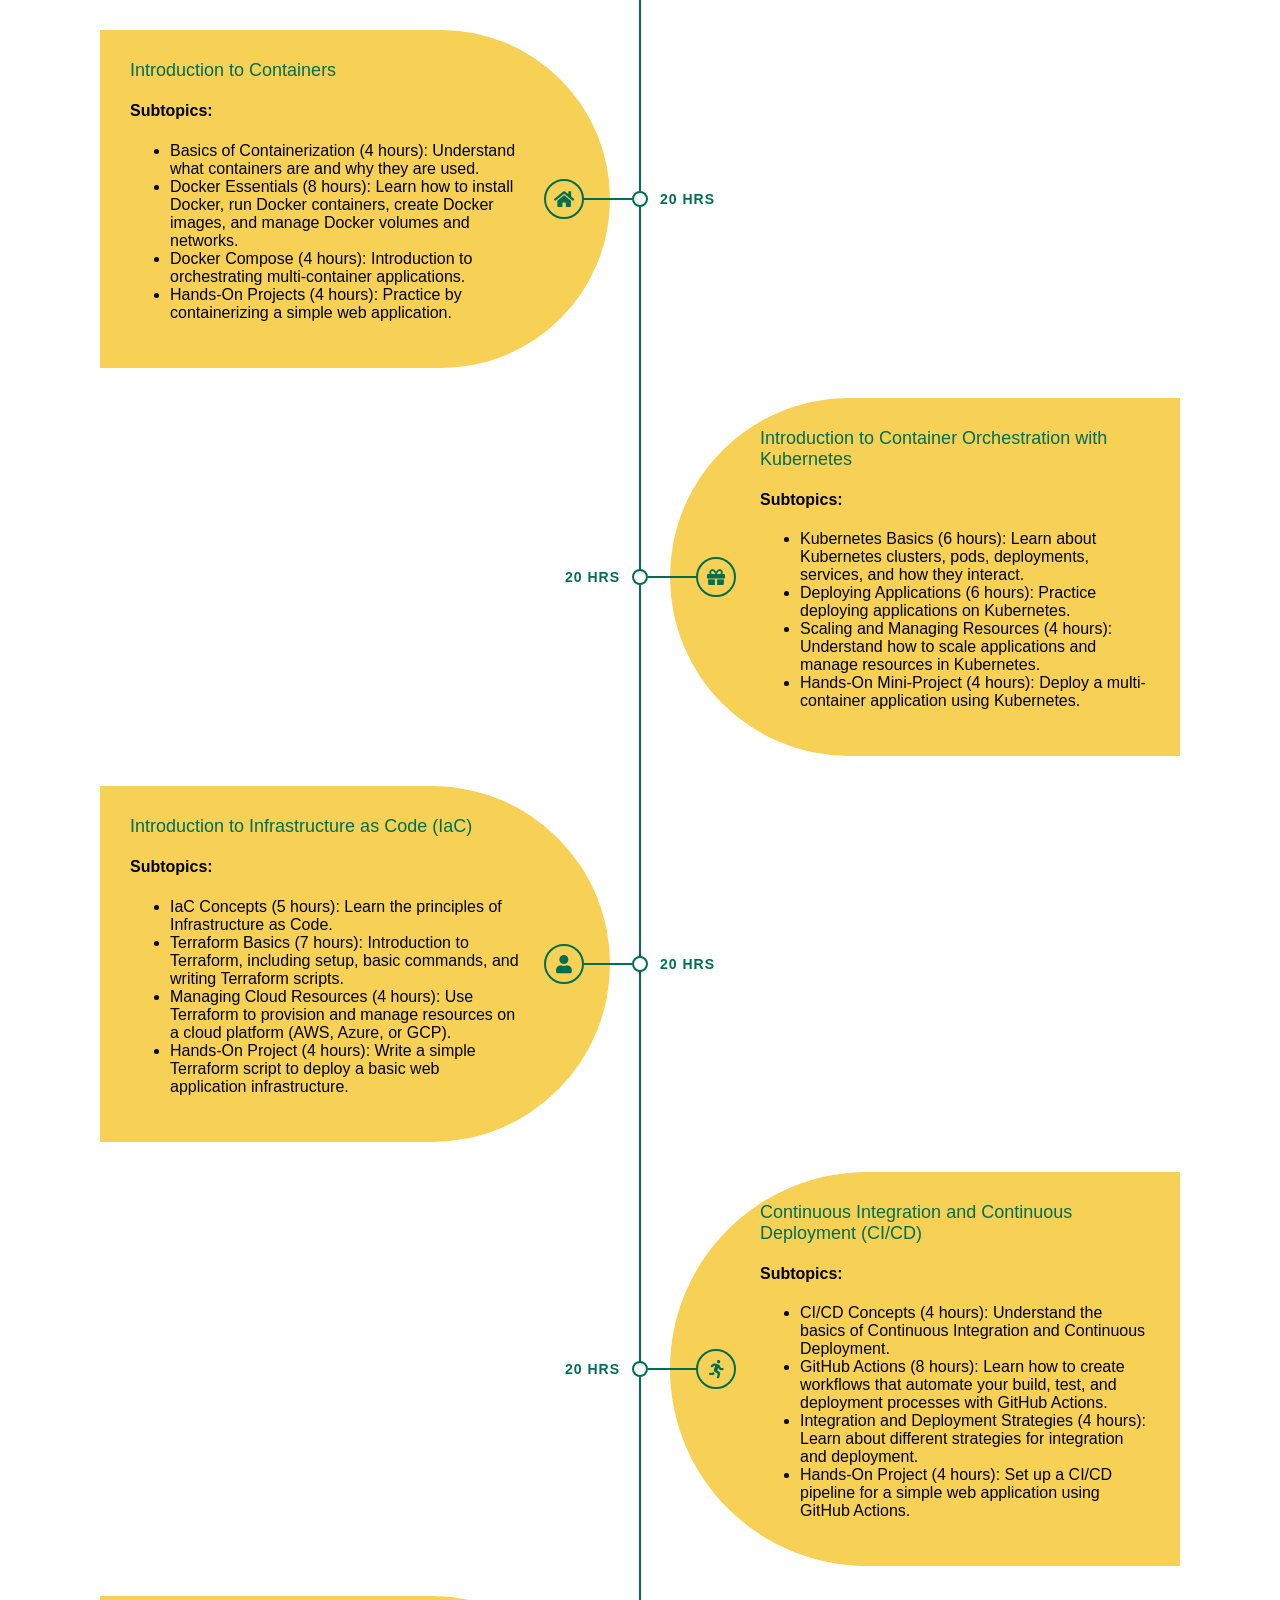
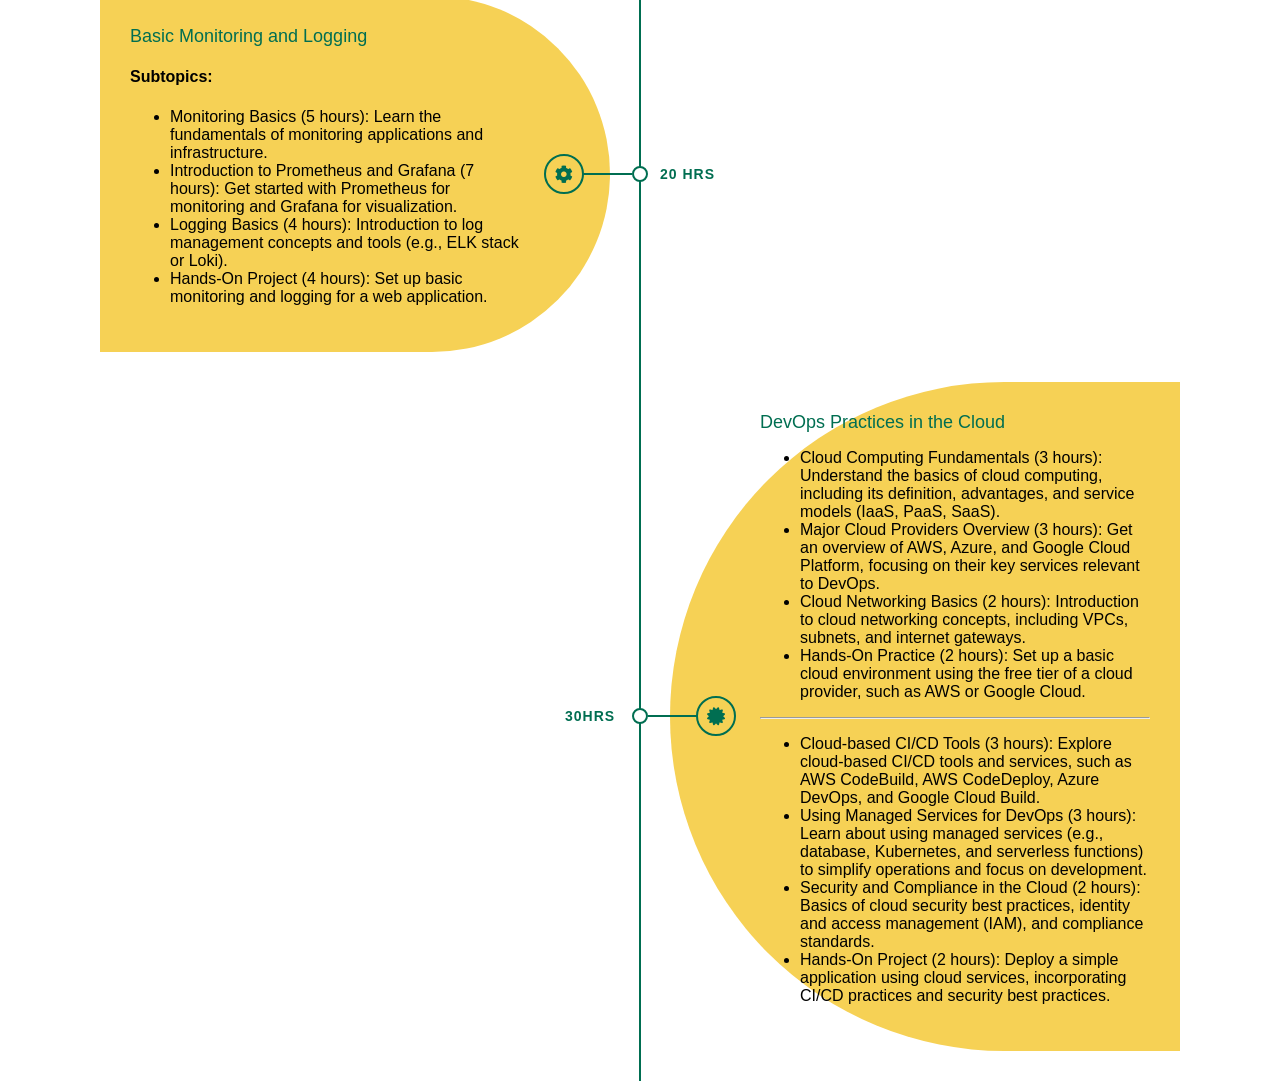
<file: careeer-guidance-site/devops-bootcamp/bootcamp-intro.html>
<!DOCTYPE html>
<html lang="en">
    <head>
        <meta charset="utf-8">
        <title>DevOps Bootcamp by Nimesha</title>
        <meta content="width=device-width, initial-scale=1.0" name="viewport">
        <meta content="Pure HTML & CSS Timeline" name="keywords">
        <meta content="Pure HTML & CSS Timeline" name="description">

        <!-- Font Awesome -->
        <link href="https://cdnjs.cloudflare.com/ajax/libs/font-awesome/5.10.0/css/all.min.css" rel="stylesheet">

        <!-- Stylesheet -->
        <link href="css/timeline4.css" rel="stylesheet">
    </head>

    <body>
        <div class="timeline">
            <div class="container left">
                <div class="date">20 hrs </div>
                <i class="icon fa fa-home"></i>
                <div class="content">
                    <h2> Introduction to Containers</h2>
                    <p>
                      <h4>Subtopics:</h4>
                      <ul>
                          <li>Basics of Containerization (4 hours): Understand what containers are and why they are used.</li>
                          <li>Docker Essentials (8 hours): Learn how to install Docker, run Docker containers, create Docker images, and manage Docker volumes and networks.</li>
                          <li>Docker Compose (4 hours): Introduction to orchestrating multi-container applications.</li>
                          <li>Hands-On Projects (4 hours): Practice by containerizing a simple web application.</li>
                      </ul>
                    </p>
                </div>
            </div>
            <div class="container right">
                <div class="date">20 hrs</div>
                <i class="icon fa fa-gift"></i>
                <div class="content">
                    <h2>Introduction to Container Orchestration with Kubernetes</h2>
                    <p>
                        <h4>Subtopics:</h4>
                        <ul>
                          <li>Kubernetes Basics (6 hours): Learn about Kubernetes clusters, pods, deployments, services, and how they interact.</li>
                          <li>Deploying Applications (6 hours): Practice deploying applications on Kubernetes.</li>
                          <li>Scaling and Managing Resources (4 hours): Understand how to scale applications and manage resources in Kubernetes.</li>
                          <li>Hands-On Mini-Project (4 hours): Deploy a multi-container application using Kubernetes.</li>
                        </ul>
                    </p>
                </div>
            </div>
            <div class="container left">
                <div class="date">20 hrs</div>
                <i class="icon fa fa-user"></i>
                <div class="content">
                    <h2>Introduction to Infrastructure as Code (IaC)</h2>
                    <p>
                        <h4>Subtopics:</h4>
                        <ul>
                          <li>IaC Concepts (5 hours): Learn the principles of Infrastructure as Code.</li>
                          <li>Terraform Basics (7 hours): Introduction to Terraform, including setup, basic commands, and writing Terraform scripts.</li>
                          <li>Managing Cloud Resources (4 hours): Use Terraform to provision and manage resources on a cloud platform (AWS, Azure, or GCP).</li>
                          <li>Hands-On Project (4 hours): Write a simple Terraform script to deploy a basic web application infrastructure.</li>
                        </ul>
                    </p>
                </div>
            </div>
            <div class="container right">
                <div class="date">20 hrs</div>
                <i class="icon fa fa-running"></i>
                <div class="content">
                    <h2>Continuous Integration and Continuous Deployment (CI/CD)</h2>
                    <p>
                        <h4>Subtopics:</h4>   
                        <ul>
                          <li>CI/CD Concepts (4 hours): Understand the basics of Continuous Integration and Continuous Deployment.</li>
                          <li>GitHub Actions (8 hours): Learn how to create workflows that automate your build, test, and deployment processes with GitHub Actions.</li>
                          <li>Integration and Deployment Strategies (4 hours): Learn about different strategies for integration and deployment.</li>
                          <li>Hands-On Project (4 hours): Set up a CI/CD pipeline for a simple web application using GitHub Actions.</li>
                        </ul>
                    </p>
                </div>
            </div>
            <div class="container left">
                <div class="date">20 hrs</div>
                <i class="icon fa fa-cog"></i>
                <div class="content">
                    <h2>Basic Monitoring and Logging</h2>
                    <p>
                        <h4>Subtopics:</h4>   
                        <ul>
                          <li>Monitoring Basics (5 hours): Learn the fundamentals of monitoring applications and infrastructure.</li>
                          <li>Introduction to Prometheus and Grafana (7 hours): Get started with Prometheus for monitoring and Grafana for visualization.</li>
                          <li>Logging Basics (4 hours): Introduction to log management concepts and tools (e.g., ELK stack or Loki).</li>
                          <li>Hands-On Project (4 hours): Set up basic monitoring and logging for a web application.</li>
                        </ul>
                    </p>
                </div>
            </div>
            <div class="container right">
                <div class="date">30hrs</div>
                <i class="icon fa fa-certificate"></i>
                <div class="content">
                    <h2>DevOps Practices in the Cloud</h2>
                    <p>
                        <ul>
                          <li>Cloud Computing Fundamentals (3 hours): Understand the basics of cloud computing, including its definition, advantages, and service models (IaaS, PaaS, SaaS).</li>
                          <li>Major Cloud Providers Overview (3 hours): Get an overview of AWS, Azure, and Google Cloud Platform, focusing on their key services relevant to DevOps.</li>
                          <li>Cloud Networking Basics (2 hours): Introduction to cloud networking concepts, including VPCs, subnets, and internet gateways.</li>
                          <li>Hands-On Practice (2 hours): Set up a basic cloud environment using the free tier of a cloud provider, such as AWS or Google Cloud.</li>
                        </ul>
                        <hr>
                        <ul>
                          <li>Cloud-based CI/CD Tools (3 hours): Explore cloud-based CI/CD tools and services, such as AWS CodeBuild, AWS CodeDeploy, Azure DevOps, and Google Cloud Build.</li>
                          <li>Using Managed Services for DevOps (3 hours): Learn about using managed services (e.g., database, Kubernetes, and serverless functions) to simplify operations and focus on development.</li>
                          <li>Security and Compliance in the Cloud (2 hours): Basics of cloud security best practices, identity and access management (IAM), and compliance standards.</li>
                          <li>Hands-On Project (2 hours): Deploy a simple application using cloud services, incorporating CI/CD practices and security best practices.</li>
                        </ul>



                    </p>
                </div>
            </div>
        </div>
    </body>
</html>
</file>
<file: careeer-guidance-site/assets/vendors/themify-icons/css/themify-icons.css>
@font-face {
	font-family: 'themify';
	src:url("../fonts/themify.eot?-fvbane");
	src:url("../fonts/themify.eot?#iefix-fvbane") format("embedded-opentype"),
		url("../fonts/themify.woff?-fvbane") format("woff"),
		url("../fonts/themify.ttf?-fvbane") format("truetype"),
		url("../fonts/themify.svg?-fvbane#themify") format("svg");
	font-weight: normal;
	font-style: normal;
}

[class^="ti-"], [class*=" ti-"] {
	font-family: 'themify';
	speak: none;
	font-style: normal;
	font-weight: normal;
	font-variant: normal;
	text-transform: none;
	line-height: 1;

	/* Better Font Rendering =========== */
	-webkit-font-smoothing: antialiased;
	-moz-osx-font-smoothing: grayscale;
}

.ti-wand:before {
	content: "\e600";
}
.ti-volume:before {
	content: "\e601";
}
.ti-user:before {
	content: "\e602";
}
.ti-unlock:before {
	content: "\e603";
}
.ti-unlink:before {
	content: "\e604";
}
.ti-trash:before {
	content: "\e605";
}
.ti-thought:before {
	content: "\e606";
}
.ti-target:before {
	content: "\e607";
}
.ti-tag:before {
	content: "\e608";
}
.ti-tablet:before {
	content: "\e609";
}
.ti-star:before {
	content: "\e60a";
}
.ti-spray:before {
	content: "\e60b";
}
.ti-signal:before {
	content: "\e60c";
}
.ti-shopping-cart:before {
	content: "\e60d";
}
.ti-shopping-cart-full:before {
	content: "\e60e";
}
.ti-settings:before {
	content: "\e60f";
}
.ti-search:before {
	content: "\e610";
}
.ti-zoom-in:before {
	content: "\e611";
}
.ti-zoom-out:before {
	content: "\e612";
}
.ti-cut:before {
	content: "\e613";
}
.ti-ruler:before {
	content: "\e614";
}
.ti-ruler-pencil:before {
	content: "\e615";
}
.ti-ruler-alt:before {
	content: "\e616";
}
.ti-bookmark:before {
	content: "\e617";
}
.ti-bookmark-alt:before {
	content: "\e618";
}
.ti-reload:before {
	content: "\e619";
}
.ti-plus:before {
	content: "\e61a";
}
.ti-pin:before {
	content: "\e61b";
}
.ti-pencil:before {
	content: "\e61c";
}
.ti-pencil-alt:before {
	content: "\e61d";
}
.ti-paint-roller:before {
	content: "\e61e";
}
.ti-paint-bucket:before {
	content: "\e61f";
}
.ti-na:before {
	content: "\e620";
}
.ti-mobile:before {
	content: "\e621";
}
.ti-minus:before {
	content: "\e622";
}
.ti-medall:before {
	content: "\e623";
}
.ti-medall-alt:before {
	content: "\e624";
}
.ti-marker:before {
	content: "\e625";
}
.ti-marker-alt:before {
	content: "\e626";
}
.ti-arrow-up:before {
	content: "\e627";
}
.ti-arrow-right:before {
	content: "\e628";
}
.ti-arrow-left:before {
	content: "\e629";
}
.ti-arrow-down:before {
	content: "\e62a";
}
.ti-lock:before {
	content: "\e62b";
}
.ti-location-arrow:before {
	content: "\e62c";
}
.ti-link:before {
	content: "\e62d";
}
.ti-layout:before {
	content: "\e62e";
}
.ti-layers:before {
	content: "\e62f";
}
.ti-layers-alt:before {
	content: "\e630";
}
.ti-key:before {
	content: "\e631";
}
.ti-import:before {
	content: "\e632";
}
.ti-image:before {
	content: "\e633";
}
.ti-heart:before {
	content: "\e634";
}
.ti-heart-broken:before {
	content: "\e635";
}
.ti-hand-stop:before {
	content: "\e636";
}
.ti-hand-open:before {
	content: "\e637";
}
.ti-hand-drag:before {
	content: "\e638";
}
.ti-folder:before {
	content: "\e639";
}
.ti-flag:before {
	content: "\e63a";
}
.ti-flag-alt:before {
	content: "\e63b";
}
.ti-flag-alt-2:before {
	content: "\e63c";
}
.ti-eye:before {
	content: "\e63d";
}
.ti-export:before {
	content: "\e63e";
}
.ti-exchange-vertical:before {
	content: "\e63f";
}
.ti-desktop:before {
	content: "\e640";
}
.ti-cup:before {
	content: "\e641";
}
.ti-crown:before {
	content: "\e642";
}
.ti-comments:before {
	content: "\e643";
}
.ti-comment:before {
	content: "\e644";
}
.ti-comment-alt:before {
	content: "\e645";
}
.ti-close:before {
	content: "\e646";
}
.ti-clip:before {
	content: "\e647";
}
.ti-angle-up:before {
	content: "\e648";
}
.ti-angle-right:before {
	content: "\e649";
}
.ti-angle-left:before {
	content: "\e64a";
}
.ti-angle-down:before {
	content: "\e64b";
}
.ti-check:before {
	content: "\e64c";
}
.ti-check-box:before {
	content: "\e64d";
}
.ti-camera:before {
	content: "\e64e";
}
.ti-announcement:before {
	content: "\e64f";
}
.ti-brush:before {
	content: "\e650";
}
.ti-briefcase:before {
	content: "\e651";
}
.ti-bolt:before {
	content: "\e652";
}
.ti-bolt-alt:before {
	content: "\e653";
}
.ti-blackboard:before {
	content: "\e654";
}
.ti-bag:before {
	content: "\e655";
}
.ti-move:before {
	content: "\e656";
}
.ti-arrows-vertical:before {
	content: "\e657";
}
.ti-arrows-horizontal:before {
	content: "\e658";
}
.ti-fullscreen:before {
	content: "\e659";
}
.ti-arrow-top-right:before {
	content: "\e65a";
}
.ti-arrow-top-left:before {
	content: "\e65b";
}
.ti-arrow-circle-up:before {
	content: "\e65c";
}
.ti-arrow-circle-right:before {
	content: "\e65d";
}
.ti-arrow-circle-left:before {
	content: "\e65e";
}
.ti-arrow-circle-down:before {
	content: "\e65f";
}
.ti-angle-double-up:before {
	content: "\e660";
}
.ti-angle-double-right:before {
	content: "\e661";
}
.ti-angle-double-left:before {
	content: "\e662";
}
.ti-angle-double-down:before {
	content: "\e663";
}
.ti-zip:before {
	content: "\e664";
}
.ti-world:before {
	content: "\e665";
}
.ti-wheelchair:before {
	content: "\e666";
}
.ti-view-list:before {
	content: "\e667";
}
.ti-view-list-alt:before {
	content: "\e668";
}
.ti-view-grid:before {
	content: "\e669";
}
.ti-uppercase:before {
	content: "\e66a";
}
.ti-upload:before {
	content: "\e66b";
}
.ti-underline:before {
	content: "\e66c";
}
.ti-truck:before {
	content: "\e66d";
}
.ti-timer:before {
	content: "\e66e";
}
.ti-ticket:before {
	content: "\e66f";
}
.ti-thumb-up:before {
	content: "\e670";
}
.ti-thumb-down:before {
	content: "\e671";
}
.ti-text:before {
	content: "\e672";
}
.ti-stats-up:before {
	content: "\e673";
}
.ti-stats-down:before {
	content: "\e674";
}
.ti-split-v:before {
	content: "\e675";
}
.ti-split-h:before {
	content: "\e676";
}
.ti-smallcap:before {
	content: "\e677";
}
.ti-shine:before {
	content: "\e678";
}
.ti-shift-right:before {
	content: "\e679";
}
.ti-shift-left:before {
	content: "\e67a";
}
.ti-shield:before {
	content: "\e67b";
}
.ti-notepad:before {
	content: "\e67c";
}
.ti-server:before {
	content: "\e67d";
}
.ti-quote-right:before {
	content: "\e67e";
}
.ti-quote-left:before {
	content: "\e67f";
}
.ti-pulse:before {
	content: "\e680";
}
.ti-printer:before {
	content: "\e681";
}
.ti-power-off:before {
	content: "\e682";
}
.ti-plug:before {
	content: "\e683";
}
.ti-pie-chart:before {
	content: "\e684";
}
.ti-paragraph:before {
	content: "\e685";
}
.ti-panel:before {
	content: "\e686";
}
.ti-package:before {
	content: "\e687";
}
.ti-music:before {
	content: "\e688";
}
.ti-music-alt:before {
	content: "\e689";
}
.ti-mouse:before {
	content: "\e68a";
}
.ti-mouse-alt:before {
	content: "\e68b";
}
.ti-money:before {
	content: "\e68c";
}
.ti-microphone:before {
	content: "\e68d";
}
.ti-menu:before {
	content: "\e68e";
}
.ti-menu-alt:before {
	content: "\e68f";
}
.ti-map:before {
	content: "\e690";
}
.ti-map-alt:before {
	content: "\e691";
}
.ti-loop:before {
	content: "\e692";
}
.ti-location-pin:before {
	content: "\e693";
}
.ti-list:before {
	content: "\e694";
}
.ti-light-bulb:before {
	content: "\e695";
}
.ti-Italic:before {
	content: "\e696";
}
.ti-info:before {
	content: "\e697";
}
.ti-infinite:before {
	content: "\e698";
}
.ti-id-badge:before {
	content: "\e699";
}
.ti-hummer:before {
	content: "\e69a";
}
.ti-home:before {
	content: "\e69b";
}
.ti-help:before {
	content: "\e69c";
}
.ti-headphone:before {
	content: "\e69d";
}
.ti-harddrives:before {
	content: "\e69e";
}
.ti-harddrive:before {
	content: "\e69f";
}
.ti-gift:before {
	content: "\e6a0";
}
.ti-game:before {
	content: "\e6a1";
}
.ti-filter:before {
	content: "\e6a2";
}
.ti-files:before {
	content: "\e6a3";
}
.ti-file:before {
	content: "\e6a4";
}
.ti-eraser:before {
	content: "\e6a5";
}
.ti-envelope:before {
	content: "\e6a6";
}
.ti-download:before {
	content: "\e6a7";
}
.ti-direction:before {
	content: "\e6a8";
}
.ti-direction-alt:before {
	content: "\e6a9";
}
.ti-dashboard:before {
	content: "\e6aa";
}
.ti-control-stop:before {
	content: "\e6ab";
}
.ti-control-shuffle:before {
	content: "\e6ac";
}
.ti-control-play:before {
	content: "\e6ad";
}
.ti-control-pause:before {
	content: "\e6ae";
}
.ti-control-forward:before {
	content: "\e6af";
}
.ti-control-backward:before {
	content: "\e6b0";
}
.ti-cloud:before {
	content: "\e6b1";
}
.ti-cloud-up:before {
	content: "\e6b2";
}
.ti-cloud-down:before {
	content: "\e6b3";
}
.ti-clipboard:before {
	content: "\e6b4";
}
.ti-car:before {
	content: "\e6b5";
}
.ti-calendar:before {
	content: "\e6b6";
}
.ti-book:before {
	content: "\e6b7";
}
.ti-bell:before {
	content: "\e6b8";
}
.ti-basketball:before {
	content: "\e6b9";
}
.ti-bar-chart:before {
	content: "\e6ba";
}
.ti-bar-chart-alt:before {
	content: "\e6bb";
}
.ti-back-right:before {
	content: "\e6bc";
}
.ti-back-left:before {
	content: "\e6bd";
}
.ti-arrows-corner:before {
	content: "\e6be";
}
.ti-archive:before {
	content: "\e6bf";
}
.ti-anchor:before {
	content: "\e6c0";
}
.ti-align-right:before {
	content: "\e6c1";
}
.ti-align-left:before {
	content: "\e6c2";
}
.ti-align-justify:before {
	content: "\e6c3";
}
.ti-align-center:before {
	content: "\e6c4";
}
.ti-alert:before {
	content: "\e6c5";
}
.ti-alarm-clock:before {
	content: "\e6c6";
}
.ti-agenda:before {
	content: "\e6c7";
}
.ti-write:before {
	content: "\e6c8";
}
.ti-window:before {
	content: "\e6c9";
}
.ti-widgetized:before {
	content: "\e6ca";
}
.ti-widget:before {
	content: "\e6cb";
}
.ti-widget-alt:before {
	content: "\e6cc";
}
.ti-wallet:before {
	content: "\e6cd";
}
.ti-video-clapper:before {
	content: "\e6ce";
}
.ti-video-camera:before {
	content: "\e6cf";
}
.ti-vector:before {
	content: "\e6d0";
}
.ti-themify-logo:before {
	content: "\e6d1";
}
.ti-themify-favicon:before {
	content: "\e6d2";
}
.ti-themify-favicon-alt:before {
	content: "\e6d3";
}
.ti-support:before {
	content: "\e6d4";
}
.ti-stamp:before {
	content: "\e6d5";
}
.ti-split-v-alt:before {
	content: "\e6d6";
}
.ti-slice:before {
	content: "\e6d7";
}
.ti-shortcode:before {
	content: "\e6d8";
}
.ti-shift-right-alt:before {
	content: "\e6d9";
}
.ti-shift-left-alt:before {
	content: "\e6da";
}
.ti-ruler-alt-2:before {
	content: "\e6db";
}
.ti-receipt:before {
	content: "\e6dc";
}
.ti-pin2:before {
	content: "\e6dd";
}
.ti-pin-alt:before {
	content: "\e6de";
}
.ti-pencil-alt2:before {
	content: "\e6df";
}
.ti-palette:before {
	content: "\e6e0";
}
.ti-more:before {
	content: "\e6e1";
}
.ti-more-alt:before {
	content: "\e6e2";
}
.ti-microphone-alt:before {
	content: "\e6e3";
}
.ti-magnet:before {
	content: "\e6e4";
}
.ti-line-double:before {
	content: "\e6e5";
}
.ti-line-dotted:before {
	content: "\e6e6";
}
.ti-line-dashed:before {
	content: "\e6e7";
}
.ti-layout-width-full:before {
	content: "\e6e8";
}
.ti-layout-width-default:before {
	content: "\e6e9";
}
.ti-layout-width-default-alt:before {
	content: "\e6ea";
}
.ti-layout-tab:before {
	content: "\e6eb";
}
.ti-layout-tab-window:before {
	content: "\e6ec";
}
.ti-layout-tab-v:before {
	content: "\e6ed";
}
.ti-layout-tab-min:before {
	content: "\e6ee";
}
.ti-layout-slider:before {
	content: "\e6ef";
}
.ti-layout-slider-alt:before {
	content: "\e6f0";
}
.ti-layout-sidebar-right:before {
	content: "\e6f1";
}
.ti-layout-sidebar-none:before {
	content: "\e6f2";
}
.ti-layout-sidebar-left:before {
	content: "\e6f3";
}
.ti-layout-placeholder:before {
	content: "\e6f4";
}
.ti-layout-menu:before {
	content: "\e6f5";
}
.ti-layout-menu-v:before {
	content: "\e6f6";
}
.ti-layout-menu-separated:before {
	content: "\e6f7";
}
.ti-layout-menu-full:before {
	content: "\e6f8";
}
.ti-layout-media-right-alt:before {
	content: "\e6f9";
}
.ti-layout-media-right:before {
	content: "\e6fa";
}
.ti-layout-media-overlay:before {
	content: "\e6fb";
}
.ti-layout-media-overlay-alt:before {
	content: "\e6fc";
}
.ti-layout-media-overlay-alt-2:before {
	content: "\e6fd";
}
.ti-layout-media-left-alt:before {
	content: "\e6fe";
}
.ti-layout-media-left:before {
	content: "\e6ff";
}
.ti-layout-media-center-alt:before {
	content: "\e700";
}
.ti-layout-media-center:before {
	content: "\e701";
}
.ti-layout-list-thumb:before {
	content: "\e702";
}
.ti-layout-list-thumb-alt:before {
	content: "\e703";
}
.ti-layout-list-post:before {
	content: "\e704";
}
.ti-layout-list-large-image:before {
	content: "\e705";
}
.ti-layout-line-solid:before {
	content: "\e706";
}
.ti-layout-grid4:before {
	content: "\e707";
}
.ti-layout-grid3:before {
	content: "\e708";
}
.ti-layout-grid2:before {
	content: "\e709";
}
.ti-layout-grid2-thumb:before {
	content: "\e70a";
}
.ti-layout-cta-right:before {
	content: "\e70b";
}
.ti-layout-cta-left:before {
	content: "\e70c";
}
.ti-layout-cta-center:before {
	content: "\e70d";
}
.ti-layout-cta-btn-right:before {
	content: "\e70e";
}
.ti-layout-cta-btn-left:before {
	content: "\e70f";
}
.ti-layout-column4:before {
	content: "\e710";
}
.ti-layout-column3:before {
	content: "\e711";
}
.ti-layout-column2:before {
	content: "\e712";
}
.ti-layout-accordion-separated:before {
	content: "\e713";
}
.ti-layout-accordion-merged:before {
	content: "\e714";
}
.ti-layout-accordion-list:before {
	content: "\e715";
}
.ti-ink-pen:before {
	content: "\e716";
}
.ti-info-alt:before {
	content: "\e717";
}
.ti-help-alt:before {
	content: "\e718";
}
.ti-headphone-alt:before {
	content: "\e719";
}
.ti-hand-point-up:before {
	content: "\e71a";
}
.ti-hand-point-right:before {
	content: "\e71b";
}
.ti-hand-point-left:before {
	content: "\e71c";
}
.ti-hand-point-down:before {
	content: "\e71d";
}
.ti-gallery:before {
	content: "\e71e";
}
.ti-face-smile:before {
	content: "\e71f";
}
.ti-face-sad:before {
	content: "\e720";
}
.ti-credit-card:before {
	content: "\e721";
}
.ti-control-skip-forward:before {
	content: "\e722";
}
.ti-control-skip-backward:before {
	content: "\e723";
}
.ti-control-record:before {
	content: "\e724";
}
.ti-control-eject:before {
	content: "\e725";
}
.ti-comments-smiley:before {
	content: "\e726";
}
.ti-brush-alt:before {
	content: "\e727";
}
.ti-youtube:before {
	content: "\e728";
}
.ti-vimeo:before {
	content: "\e729";
}
.ti-twitter:before {
	content: "\e72a";
}
.ti-time:before {
	content: "\e72b";
}
.ti-tumblr:before {
	content: "\e72c";
}
.ti-skype:before {
	content: "\e72d";
}
.ti-share:before {
	content: "\e72e";
}
.ti-share-alt:before {
	content: "\e72f";
}
.ti-rocket:before {
	content: "\e730";
}
.ti-pinterest:before {
	content: "\e731";
}
.ti-new-window:before {
	content: "\e732";
}
.ti-microsoft:before {
	content: "\e733";
}
.ti-list-ol:before {
	content: "\e734";
}
.ti-linkedin:before {
	content: "\e735";
}
.ti-layout-sidebar-2:before {
	content: "\e736";
}
.ti-layout-grid4-alt:before {
	content: "\e737";
}
.ti-layout-grid3-alt:before {
	content: "\e738";
}
.ti-layout-grid2-alt:before {
	content: "\e739";
}
.ti-layout-column4-alt:before {
	content: "\e73a";
}
.ti-layout-column3-alt:before {
	content: "\e73b";
}
.ti-layout-column2-alt:before {
	content: "\e73c";
}
.ti-instagram:before {
	content: "\e73d";
}
.ti-google:before {
	content: "\e73e";
}
.ti-github:before {
	content: "\e73f";
}
.ti-flickr:before {
	content: "\e740";
}
.ti-facebook:before {
	content: "\e741";
}
.ti-dropbox:before {
	content: "\e742";
}
.ti-dribbble:before {
	content: "\e743";
}
.ti-apple:before {
	content: "\e744";
}
.ti-android:before {
	content: "\e745";
}
.ti-save:before {
	content: "\e746";
}
.ti-save-alt:before {
	content: "\e747";
}
.ti-yahoo:before {
	content: "\e748";
}
.ti-wordpress:before {
	content: "\e749";
}
.ti-vimeo-alt:before {
	content: "\e74a";
}
.ti-twitter-alt:before {
	content: "\e74b";
}
.ti-tumblr-alt:before {
	content: "\e74c";
}
.ti-trello:before {
	content: "\e74d";
}
.ti-stack-overflow:before {
	content: "\e74e";
}
.ti-soundcloud:before {
	content: "\e74f";
}
.ti-sharethis:before {
	content: "\e750";
}
.ti-sharethis-alt:before {
	content: "\e751";
}
.ti-reddit:before {
	content: "\e752";
}
.ti-pinterest-alt:before {
	content: "\e753";
}
.ti-microsoft-alt:before {
	content: "\e754";
}
.ti-linux:before {
	content: "\e755";
}
.ti-jsfiddle:before {
	content: "\e756";
}
.ti-joomla:before {
	content: "\e757";
}
.ti-html5:before {
	content: "\e758";
}
.ti-flickr-alt:before {
	content: "\e759";
}
.ti-email:before {
	content: "\e75a";
}
.ti-drupal:before {
	content: "\e75b";
}
.ti-dropbox-alt:before {
	content: "\e75c";
}
.ti-css3:before {
	content: "\e75d";
}
.ti-rss:before {
	content: "\e75e";
}
.ti-rss-alt:before {
	content: "\e75f";
}
</file>
<file: careeer-guidance-site/assets/css/meyawo.css>
@charset "UTF-8";
/*!
=========================================================
* Meyawo Landing page
=========================================================

* Copyright: 2019 DevCRUD (https://devcrud.com)
* Licensed: (https://devcrud.com/licenses)
* Coded by www.devcrud.com

=========================================================

* The above copyright notice and this permission notice shall be included in all copies or substantial portions of the Software.
*/
@import url("https://fonts.googleapis.com/css?family=Baloo+Paaji|Open+Sans:300,300i,400,400i,600,600i,700,700i");
:root {
  --blue: #1e549f;
  --indigo: #695aa6;
  --purple: #6f42c1;
  --pink: #e83e8c;
  --red: #ec185d;
  --orange: #ff6d02;
  --yellow: #ffc107;
  --green: #1bb74f;
  --teal: #20c997;
  --cyan: #17a2b8;
  --white: #fff;
  --gray: #6c757d;
  --gray-dark: #393e46;
  --primary: #695aa6;
  --secondary: #393e46;
  --success: #1bb74f;
  --info: #17a2b8;
  --warning: #ff6d02;
  --danger: #ec185d;
  --light: #f8f9fa;
  --dark: #212529;
  --breakpoint-xs: 0;
  --breakpoint-sm: 576px;
  --breakpoint-md: 768px;
  --breakpoint-lg: 992px;
  --breakpoint-xl: 1200px;
  --font-family-sans-serif: "Open Sans", sans-serif;
  --font-family-monospace: SFMono-Regular, Menlo, Monaco, Consolas, "Liberation Mono", "Courier New", monospace;
}

*,
*::before,
*::after {
  box-sizing: border-box;
}

html {
  font-family: sans-serif;
  line-height: 1.15;
  -webkit-text-size-adjust: 100%;
  -webkit-tap-highlight-color: rgba(0, 0, 0, 0);
}

article, aside, figcaption, figure, footer, header, hgroup, main, nav, section {
  display: block;
}

body {
  margin: 0;
  font-family: "Open Sans", sans-serif;
  font-size: 1rem;
  font-weight: 400;
  line-height: 1.5;
  color: #212529;
  text-align: left;
  background-color: #fff;
}

[tabindex="-1"]:focus {
  outline: 0 !important;
}

hr {
  box-sizing: content-box;
  height: 0;
  overflow: visible;
}

h1, h2, h3, h4, h5, h6 {
  margin-top: 0;
  margin-bottom: 0.5rem;
}

p {
  margin-top: 0;
  margin-bottom: 1rem;
}

abbr[title],
abbr[data-original-title] {
  text-decoration: underline;
  -webkit-text-decoration: underline dotted;
          text-decoration: underline dotted;
  cursor: help;
  border-bottom: 0;
  -webkit-text-decoration-skip-ink: none;
          text-decoration-skip-ink: none;
}

address {
  margin-bottom: 1rem;
  font-style: normal;
  line-height: inherit;
}

ol,
ul,
dl {
  margin-top: 0;
  margin-bottom: 1rem;
}

ol ol,
ul ul,
ol ul,
ul ol {
  margin-bottom: 0;
}

dt {
  font-weight: 700;
}

dd {
  margin-bottom: .5rem;
  margin-left: 0;
}

blockquote {
  margin: 0 0 1rem;
}

b,
strong {
  font-weight: bolder;
}

small {
  font-size: 80%;
}

sub,
sup {
  position: relative;
  font-size: 75%;
  line-height: 0;
  vertical-align: baseline;
}

sub {
  bottom: -.25em;
}

sup {
  top: -.5em;
}

a {
  color: #695aa6;
  text-decoration: none;
  background-color: transparent;
}

a:hover {
  color: #493f75;
  text-decoration: none;
}

a:not([href]):not([tabindex]) {
  color: inherit;
  text-decoration: none;
}

a:not([href]):not([tabindex]):hover, a:not([href]):not([tabindex]):focus {
  color: inherit;
  text-decoration: none;
}

a:not([href]):not([tabindex]):focus {
  outline: 0;
}

pre,
code,
kbd,
samp {
  font-family: SFMono-Regular, Menlo, Monaco, Consolas, "Liberation Mono", "Courier New", monospace;
  font-size: 1em;
}

pre {
  margin-top: 0;
  margin-bottom: 1rem;
  overflow: auto;
}

figure {
  margin: 0 0 1rem;
}

img {
  vertical-align: middle;
  border-style: none;
}

svg {
  overflow: hidden;
  vertical-align: middle;
}

table {
  border-collapse: collapse;
}

caption {
  padding-top: 0.75rem;
  padding-bottom: 0.75rem;
  color: #6c757d;
  text-align: left;
  caption-side: bottom;
}

th {
  text-align: inherit;
}

label {
  display: inline-block;
  margin-bottom: 0.5rem;
}

button {
  border-radius: 0;
}

button:focus {
  outline: 1px dotted;
  outline: 5px auto -webkit-focus-ring-color;
}

input,
button,
select,
optgroup,
textarea {
  margin: 0;
  font-family: inherit;
  font-size: inherit;
  line-height: inherit;
}

button,
input {
  overflow: visible;
}

button,
select {
  text-transform: none;
}

select {
  word-wrap: normal;
}

button,
[type="button"],
[type="reset"],
[type="submit"] {
  -webkit-appearance: button;
}

button:not(:disabled),
[type="button"]:not(:disabled),
[type="reset"]:not(:disabled),
[type="submit"]:not(:disabled) {
  cursor: pointer;
}

button::-moz-focus-inner,
[type="button"]::-moz-focus-inner,
[type="reset"]::-moz-focus-inner,
[type="submit"]::-moz-focus-inner {
  padding: 0;
  border-style: none;
}

input[type="radio"],
input[type="checkbox"] {
  box-sizing: border-box;
  padding: 0;
}

input[type="date"],
input[type="time"],
input[type="datetime-local"],
input[type="month"] {
  -webkit-appearance: listbox;
}

textarea {
  overflow: auto;
  resize: vertical;
}

fieldset {
  min-width: 0;
  padding: 0;
  margin: 0;
  border: 0;
}

legend {
  display: block;
  width: 100%;
  max-width: 100%;
  padding: 0;
  margin-bottom: .5rem;
  font-size: 1.5rem;
  line-height: inherit;
  color: inherit;
  white-space: normal;
}

progress {
  vertical-align: baseline;
}

[type="number"]::-webkit-inner-spin-button,
[type="number"]::-webkit-outer-spin-button {
  height: auto;
}

[type="search"] {
  outline-offset: -2px;
  -webkit-appearance: none;
}

[type="search"]::-webkit-search-decoration {
  -webkit-appearance: none;
}

::-webkit-file-upload-button {
  font: inherit;
  -webkit-appearance: button;
}

output {
  display: inline-block;
}

summary {
  display: list-item;
  cursor: pointer;
}

template {
  display: none;
}

[hidden] {
  display: none !important;
}

h1, h2, h3, h4, h5, h6,
.h1, .h2, .h3, .h4, .h5, .h6 {
  margin-bottom: 0.5rem;
  font-weight: 500;
  line-height: 1.2;
}

h1, .h1 {
  font-size: 2.5rem;
}

h2, .h2 {
  font-size: 2rem;
}

h3, .h3 {
  font-size: 1.75rem;
}

h4, .h4 {
  font-size: 1.5rem;
}

h5, .h5 {
  font-size: 1.25rem;
}

h6, .h6 {
  font-size: 1rem;
}

.lead {
  font-size: 1.25rem;
  font-weight: 300;
}

.display-1 {
  font-size: 6rem;
  font-weight: 300;
  line-height: 1.2;
}

.display-2 {
  font-size: 5.5rem;
  font-weight: 300;
  line-height: 1.2;
}

.display-3 {
  font-size: 4.5rem;
  font-weight: 300;
  line-height: 1.2;
}

.display-4 {
  font-size: 3.5rem;
  font-weight: 300;
  line-height: 1.2;
}

hr {
  margin-top: 1rem;
  margin-bottom: 1rem;
  border: 0;
  border-top: 1px solid rgba(0, 0, 0, 0.1);
}

small,
.small {
  font-size: 80%;
  font-weight: 400;
}

mark,
.mark {
  padding: 0.2em;
  background-color: #fcf8e3;
}

.list-unstyled {
  padding-left: 0;
  list-style: none;
}

.list-inline {
  padding-left: 0;
  list-style: none;
}

.list-inline-item {
  display: inline-block;
}

.list-inline-item:not(:last-child) {
  margin-right: 0.5rem;
}

.initialism {
  font-size: 90%;
  text-transform: uppercase;
}

.blockquote {
  margin-bottom: 1rem;
  font-size: 1.25rem;
}

.blockquote-footer {
  display: block;
  font-size: 80%;
  color: #6c757d;
}

.blockquote-footer::before {
  content: "\2014\00A0";
}

.img-fluid {
  max-width: 100%;
  height: auto;
}

.img-thumbnail {
  padding: 0.25rem;
  background-color: #fff;
  border: 1px solid #dee2e6;
  border-radius: 0.25rem;
  max-width: 100%;
  height: auto;
}

.figure {
  display: inline-block;
}

.figure-img {
  margin-bottom: 0.5rem;
  line-height: 1;
}

.figure-caption {
  font-size: 90%;
  color: #6c757d;
}

code {
  font-size: 87.5%;
  color: #e83e8c;
  word-break: break-word;
}

a > code {
  color: inherit;
}

kbd {
  padding: 0.2rem 0.4rem;
  font-size: 87.5%;
  color: #fff;
  background-color: #212529;
  border-radius: 0.2rem;
}

kbd kbd {
  padding: 0;
  font-size: 100%;
  font-weight: 700;
}

pre {
  display: block;
  font-size: 87.5%;
  color: #212529;
}

pre code {
  font-size: inherit;
  color: inherit;
  word-break: normal;
}

.pre-scrollable {
  max-height: 340px;
  overflow-y: scroll;
}

.container {
  width: 100%;
  padding-right: 15px;
  padding-left: 15px;
  margin-right: auto;
  margin-left: auto;
}

@media (min-width: 576px) {
  .container {
    max-width: 540px;
  }
}

@media (min-width: 768px) {
  .container {
    max-width: 720px;
  }
}

@media (min-width: 992px) {
  .container {
    max-width: 960px;
  }
}

@media (min-width: 1200px) {
  .container {
    max-width: 1140px;
  }
}

.container-fluid {
  width: 100%;
  padding-right: 15px;
  padding-left: 15px;
  margin-right: auto;
  margin-left: auto;
}

.row {
  display: -webkit-box;
  display: -webkit-flex;
  display: -ms-flexbox;
  display: flex;
  -webkit-flex-wrap: wrap;
      -ms-flex-wrap: wrap;
          flex-wrap: wrap;
  margin-right: -15px;
  margin-left: -15px;
}

.no-gutters {
  margin-right: 0;
  margin-left: 0;
}

.no-gutters > .col,
.no-gutters > [class*="col-"] {
  padding-right: 0;
  padding-left: 0;
}

.col-1, .col-2, .col-3, .col-4, .col-5, .col-6, .col-7, .col-8, .col-9, .col-10, .col-11, .col-12, .col,
.col-auto, .col-sm-1, .col-sm-2, .col-sm-3, .col-sm-4, .col-sm-5, .col-sm-6, .col-sm-7, .col-sm-8, .col-sm-9, .col-sm-10, .col-sm-11, .col-sm-12, .col-sm,
.col-sm-auto, .col-md-1, .col-md-2, .col-md-3, .col-md-4, .col-md-5, .col-md-6, .col-md-7, .col-md-8, .col-md-9, .col-md-10, .col-md-11, .col-md-12, .col-md,
.col-md-auto, .col-lg-1, .col-lg-2, .col-lg-3, .col-lg-4, .col-lg-5, .col-lg-6, .col-lg-7, .col-lg-8, .col-lg-9, .col-lg-10, .col-lg-11, .col-lg-12, .col-lg,
.col-lg-auto, .col-xl-1, .col-xl-2, .col-xl-3, .col-xl-4, .col-xl-5, .col-xl-6, .col-xl-7, .col-xl-8, .col-xl-9, .col-xl-10, .col-xl-11, .col-xl-12, .col-xl,
.col-xl-auto {
  position: relative;
  width: 100%;
  padding-right: 15px;
  padding-left: 15px;
}

.col {
  -webkit-flex-basis: 0;
      -ms-flex-preferred-size: 0;
          flex-basis: 0;
  -webkit-box-flex: 1;
  -webkit-flex-grow: 1;
      -ms-flex-positive: 1;
          flex-grow: 1;
  max-width: 100%;
}

.col-auto {
  -webkit-box-flex: 0;
  -webkit-flex: 0 0 auto;
      -ms-flex: 0 0 auto;
          flex: 0 0 auto;
  width: auto;
  max-width: 100%;
}

.col-1 {
  -webkit-box-flex: 0;
  -webkit-flex: 0 0 8.33333%;
      -ms-flex: 0 0 8.33333%;
          flex: 0 0 8.33333%;
  max-width: 8.33333%;
}

.col-2 {
  -webkit-box-flex: 0;
  -webkit-flex: 0 0 16.66667%;
      -ms-flex: 0 0 16.66667%;
          flex: 0 0 16.66667%;
  max-width: 16.66667%;
}

.col-3 {
  -webkit-box-flex: 0;
  -webkit-flex: 0 0 25%;
      -ms-flex: 0 0 25%;
          flex: 0 0 25%;
  max-width: 25%;
}

.col-4 {
  -webkit-box-flex: 0;
  -webkit-flex: 0 0 33.33333%;
      -ms-flex: 0 0 33.33333%;
          flex: 0 0 33.33333%;
  max-width: 33.33333%;
}

.col-5 {
  -webkit-box-flex: 0;
  -webkit-flex: 0 0 41.66667%;
      -ms-flex: 0 0 41.66667%;
          flex: 0 0 41.66667%;
  max-width: 41.66667%;
}

.col-6 {
  -webkit-box-flex: 0;
  -webkit-flex: 0 0 50%;
      -ms-flex: 0 0 50%;
          flex: 0 0 50%;
  max-width: 50%;
}

.col-7 {
  -webkit-box-flex: 0;
  -webkit-flex: 0 0 58.33333%;
      -ms-flex: 0 0 58.33333%;
          flex: 0 0 58.33333%;
  max-width: 58.33333%;
}

.col-8 {
  -webkit-box-flex: 0;
  -webkit-flex: 0 0 66.66667%;
      -ms-flex: 0 0 66.66667%;
          flex: 0 0 66.66667%;
  max-width: 66.66667%;
}

.col-9 {
  -webkit-box-flex: 0;
  -webkit-flex: 0 0 75%;
      -ms-flex: 0 0 75%;
          flex: 0 0 75%;
  max-width: 75%;
}

.col-10 {
  -webkit-box-flex: 0;
  -webkit-flex: 0 0 83.33333%;
      -ms-flex: 0 0 83.33333%;
          flex: 0 0 83.33333%;
  max-width: 83.33333%;
}

.col-11 {
  -webkit-box-flex: 0;
  -webkit-flex: 0 0 91.66667%;
      -ms-flex: 0 0 91.66667%;
          flex: 0 0 91.66667%;
  max-width: 91.66667%;
}

.col-12 {
  -webkit-box-flex: 0;
  -webkit-flex: 0 0 100%;
      -ms-flex: 0 0 100%;
          flex: 0 0 100%;
  max-width: 100%;
}

.order-first {
  -webkit-box-ordinal-group: 0;
  -webkit-order: -1;
      -ms-flex-order: -1;
          order: -1;
}

.order-last {
  -webkit-box-ordinal-group: 14;
  -webkit-order: 13;
      -ms-flex-order: 13;
          order: 13;
}

.order-0 {
  -webkit-box-ordinal-group: 1;
  -webkit-order: 0;
      -ms-flex-order: 0;
          order: 0;
}

.order-1 {
  -webkit-box-ordinal-group: 2;
  -webkit-order: 1;
      -ms-flex-order: 1;
          order: 1;
}

.order-2 {
  -webkit-box-ordinal-group: 3;
  -webkit-order: 2;
      -ms-flex-order: 2;
          order: 2;
}

.order-3 {
  -webkit-box-ordinal-group: 4;
  -webkit-order: 3;
      -ms-flex-order: 3;
          order: 3;
}

.order-4 {
  -webkit-box-ordinal-group: 5;
  -webkit-order: 4;
      -ms-flex-order: 4;
          order: 4;
}

.order-5 {
  -webkit-box-ordinal-group: 6;
  -webkit-order: 5;
      -ms-flex-order: 5;
          order: 5;
}

.order-6 {
  -webkit-box-ordinal-group: 7;
  -webkit-order: 6;
      -ms-flex-order: 6;
          order: 6;
}

.order-7 {
  -webkit-box-ordinal-group: 8;
  -webkit-order: 7;
      -ms-flex-order: 7;
          order: 7;
}

.order-8 {
  -webkit-box-ordinal-group: 9;
  -webkit-order: 8;
      -ms-flex-order: 8;
          order: 8;
}

.order-9 {
  -webkit-box-ordinal-group: 10;
  -webkit-order: 9;
      -ms-flex-order: 9;
          order: 9;
}

.order-10 {
  -webkit-box-ordinal-group: 11;
  -webkit-order: 10;
      -ms-flex-order: 10;
          order: 10;
}

.order-11 {
  -webkit-box-ordinal-group: 12;
  -webkit-order: 11;
      -ms-flex-order: 11;
          order: 11;
}

.order-12 {
  -webkit-box-ordinal-group: 13;
  -webkit-order: 12;
      -ms-flex-order: 12;
          order: 12;
}

.offset-1 {
  margin-left: 8.33333%;
}

.offset-2 {
  margin-left: 16.66667%;
}

.offset-3 {
  margin-left: 25%;
}

.offset-4 {
  margin-left: 33.33333%;
}

.offset-5 {
  margin-left: 41.66667%;
}

.offset-6 {
  margin-left: 50%;
}

.offset-7 {
  margin-left: 58.33333%;
}

.offset-8 {
  margin-left: 66.66667%;
}

.offset-9 {
  margin-left: 75%;
}

.offset-10 {
  margin-left: 83.33333%;
}

.offset-11 {
  margin-left: 91.66667%;
}

@media (min-width: 576px) {
  .col-sm {
    -webkit-flex-basis: 0;
        -ms-flex-preferred-size: 0;
            flex-basis: 0;
    -webkit-box-flex: 1;
    -webkit-flex-grow: 1;
        -ms-flex-positive: 1;
            flex-grow: 1;
    max-width: 100%;
  }
  .col-sm-auto {
    -webkit-box-flex: 0;
    -webkit-flex: 0 0 auto;
        -ms-flex: 0 0 auto;
            flex: 0 0 auto;
    width: auto;
    max-width: 100%;
  }
  .col-sm-1 {
    -webkit-box-flex: 0;
    -webkit-flex: 0 0 8.33333%;
        -ms-flex: 0 0 8.33333%;
            flex: 0 0 8.33333%;
    max-width: 8.33333%;
  }
  .col-sm-2 {
    -webkit-box-flex: 0;
    -webkit-flex: 0 0 16.66667%;
        -ms-flex: 0 0 16.66667%;
            flex: 0 0 16.66667%;
    max-width: 16.66667%;
  }
  .col-sm-3 {
    -webkit-box-flex: 0;
    -webkit-flex: 0 0 25%;
        -ms-flex: 0 0 25%;
            flex: 0 0 25%;
    max-width: 25%;
  }
  .col-sm-4 {
    -webkit-box-flex: 0;
    -webkit-flex: 0 0 33.33333%;
        -ms-flex: 0 0 33.33333%;
            flex: 0 0 33.33333%;
    max-width: 33.33333%;
  }
  .col-sm-5 {
    -webkit-box-flex: 0;
    -webkit-flex: 0 0 41.66667%;
        -ms-flex: 0 0 41.66667%;
            flex: 0 0 41.66667%;
    max-width: 41.66667%;
  }
  .col-sm-6 {
    -webkit-box-flex: 0;
    -webkit-flex: 0 0 50%;
        -ms-flex: 0 0 50%;
            flex: 0 0 50%;
    max-width: 50%;
  }
  .col-sm-7 {
    -webkit-box-flex: 0;
    -webkit-flex: 0 0 58.33333%;
        -ms-flex: 0 0 58.33333%;
            flex: 0 0 58.33333%;
    max-width: 58.33333%;
  }
  .col-sm-8 {
    -webkit-box-flex: 0;
    -webkit-flex: 0 0 66.66667%;
        -ms-flex: 0 0 66.66667%;
            flex: 0 0 66.66667%;
    max-width: 66.66667%;
  }
  .col-sm-9 {
    -webkit-box-flex: 0;
    -webkit-flex: 0 0 75%;
        -ms-flex: 0 0 75%;
            flex: 0 0 75%;
    max-width: 75%;
  }
  .col-sm-10 {
    -webkit-box-flex: 0;
    -webkit-flex: 0 0 83.33333%;
        -ms-flex: 0 0 83.33333%;
            flex: 0 0 83.33333%;
    max-width: 83.33333%;
  }
  .col-sm-11 {
    -webkit-box-flex: 0;
    -webkit-flex: 0 0 91.66667%;
        -ms-flex: 0 0 91.66667%;
            flex: 0 0 91.66667%;
    max-width: 91.66667%;
  }
  .col-sm-12 {
    -webkit-box-flex: 0;
    -webkit-flex: 0 0 100%;
        -ms-flex: 0 0 100%;
            flex: 0 0 100%;
    max-width: 100%;
  }
  .order-sm-first {
    -webkit-box-ordinal-group: 0;
    -webkit-order: -1;
        -ms-flex-order: -1;
            order: -1;
  }
  .order-sm-last {
    -webkit-box-ordinal-group: 14;
    -webkit-order: 13;
        -ms-flex-order: 13;
            order: 13;
  }
  .order-sm-0 {
    -webkit-box-ordinal-group: 1;
    -webkit-order: 0;
        -ms-flex-order: 0;
            order: 0;
  }
  .order-sm-1 {
    -webkit-box-ordinal-group: 2;
    -webkit-order: 1;
        -ms-flex-order: 1;
            order: 1;
  }
  .order-sm-2 {
    -webkit-box-ordinal-group: 3;
    -webkit-order: 2;
        -ms-flex-order: 2;
            order: 2;
  }
  .order-sm-3 {
    -webkit-box-ordinal-group: 4;
    -webkit-order: 3;
        -ms-flex-order: 3;
            order: 3;
  }
  .order-sm-4 {
    -webkit-box-ordinal-group: 5;
    -webkit-order: 4;
        -ms-flex-order: 4;
            order: 4;
  }
  .order-sm-5 {
    -webkit-box-ordinal-group: 6;
    -webkit-order: 5;
        -ms-flex-order: 5;
            order: 5;
  }
  .order-sm-6 {
    -webkit-box-ordinal-group: 7;
    -webkit-order: 6;
        -ms-flex-order: 6;
            order: 6;
  }
  .order-sm-7 {
    -webkit-box-ordinal-group: 8;
    -webkit-order: 7;
        -ms-flex-order: 7;
            order: 7;
  }
  .order-sm-8 {
    -webkit-box-ordinal-group: 9;
    -webkit-order: 8;
        -ms-flex-order: 8;
            order: 8;
  }
  .order-sm-9 {
    -webkit-box-ordinal-group: 10;
    -webkit-order: 9;
        -ms-flex-order: 9;
            order: 9;
  }
  .order-sm-10 {
    -webkit-box-ordinal-group: 11;
    -webkit-order: 10;
        -ms-flex-order: 10;
            order: 10;
  }
  .order-sm-11 {
    -webkit-box-ordinal-group: 12;
    -webkit-order: 11;
        -ms-flex-order: 11;
            order: 11;
  }
  .order-sm-12 {
    -webkit-box-ordinal-group: 13;
    -webkit-order: 12;
        -ms-flex-order: 12;
            order: 12;
  }
  .offset-sm-0 {
    margin-left: 0;
  }
  .offset-sm-1 {
    margin-left: 8.33333%;
  }
  .offset-sm-2 {
    margin-left: 16.66667%;
  }
  .offset-sm-3 {
    margin-left: 25%;
  }
  .offset-sm-4 {
    margin-left: 33.33333%;
  }
  .offset-sm-5 {
    margin-left: 41.66667%;
  }
  .offset-sm-6 {
    margin-left: 50%;
  }
  .offset-sm-7 {
    margin-left: 58.33333%;
  }
  .offset-sm-8 {
    margin-left: 66.66667%;
  }
  .offset-sm-9 {
    margin-left: 75%;
  }
  .offset-sm-10 {
    margin-left: 83.33333%;
  }
  .offset-sm-11 {
    margin-left: 91.66667%;
  }
}

@media (min-width: 768px) {
  .col-md {
    -webkit-flex-basis: 0;
        -ms-flex-preferred-size: 0;
            flex-basis: 0;
    -webkit-box-flex: 1;
    -webkit-flex-grow: 1;
        -ms-flex-positive: 1;
            flex-grow: 1;
    max-width: 100%;
  }
  .col-md-auto {
    -webkit-box-flex: 0;
    -webkit-flex: 0 0 auto;
        -ms-flex: 0 0 auto;
            flex: 0 0 auto;
    width: auto;
    max-width: 100%;
  }
  .col-md-1 {
    -webkit-box-flex: 0;
    -webkit-flex: 0 0 8.33333%;
        -ms-flex: 0 0 8.33333%;
            flex: 0 0 8.33333%;
    max-width: 8.33333%;
  }
  .col-md-2 {
    -webkit-box-flex: 0;
    -webkit-flex: 0 0 16.66667%;
        -ms-flex: 0 0 16.66667%;
            flex: 0 0 16.66667%;
    max-width: 16.66667%;
  }
  .col-md-3 {
    -webkit-box-flex: 0;
    -webkit-flex: 0 0 25%;
        -ms-flex: 0 0 25%;
            flex: 0 0 25%;
    max-width: 25%;
  }
  .col-md-4 {
    -webkit-box-flex: 0;
    -webkit-flex: 0 0 33.33333%;
        -ms-flex: 0 0 33.33333%;
            flex: 0 0 33.33333%;
    max-width: 33.33333%;
  }
  .col-md-5 {
    -webkit-box-flex: 0;
    -webkit-flex: 0 0 41.66667%;
        -ms-flex: 0 0 41.66667%;
            flex: 0 0 41.66667%;
    max-width: 41.66667%;
  }
  .col-md-6 {
    -webkit-box-flex: 0;
    -webkit-flex: 0 0 50%;
        -ms-flex: 0 0 50%;
            flex: 0 0 50%;
    max-width: 50%;
  }
  .col-md-7 {
    -webkit-box-flex: 0;
    -webkit-flex: 0 0 58.33333%;
        -ms-flex: 0 0 58.33333%;
            flex: 0 0 58.33333%;
    max-width: 58.33333%;
  }
  .col-md-8 {
    -webkit-box-flex: 0;
    -webkit-flex: 0 0 66.66667%;
        -ms-flex: 0 0 66.66667%;
            flex: 0 0 66.66667%;
    max-width: 66.66667%;
  }
  .col-md-9 {
    -webkit-box-flex: 0;
    -webkit-flex: 0 0 75%;
        -ms-flex: 0 0 75%;
            flex: 0 0 75%;
    max-width: 75%;
  }
  .col-md-10 {
    -webkit-box-flex: 0;
    -webkit-flex: 0 0 83.33333%;
        -ms-flex: 0 0 83.33333%;
            flex: 0 0 83.33333%;
    max-width: 83.33333%;
  }
  .col-md-11 {
    -webkit-box-flex: 0;
    -webkit-flex: 0 0 91.66667%;
        -ms-flex: 0 0 91.66667%;
            flex: 0 0 91.66667%;
    max-width: 91.66667%;
  }
  .col-md-12 {
    -webkit-box-flex: 0;
    -webkit-flex: 0 0 100%;
        -ms-flex: 0 0 100%;
            flex: 0 0 100%;
    max-width: 100%;
  }
  .order-md-first {
    -webkit-box-ordinal-group: 0;
    -webkit-order: -1;
        -ms-flex-order: -1;
            order: -1;
  }
  .order-md-last {
    -webkit-box-ordinal-group: 14;
    -webkit-order: 13;
        -ms-flex-order: 13;
            order: 13;
  }
  .order-md-0 {
    -webkit-box-ordinal-group: 1;
    -webkit-order: 0;
        -ms-flex-order: 0;
            order: 0;
  }
  .order-md-1 {
    -webkit-box-ordinal-group: 2;
    -webkit-order: 1;
        -ms-flex-order: 1;
            order: 1;
  }
  .order-md-2 {
    -webkit-box-ordinal-group: 3;
    -webkit-order: 2;
        -ms-flex-order: 2;
            order: 2;
  }
  .order-md-3 {
    -webkit-box-ordinal-group: 4;
    -webkit-order: 3;
        -ms-flex-order: 3;
            order: 3;
  }
  .order-md-4 {
    -webkit-box-ordinal-group: 5;
    -webkit-order: 4;
        -ms-flex-order: 4;
            order: 4;
  }
  .order-md-5 {
    -webkit-box-ordinal-group: 6;
    -webkit-order: 5;
        -ms-flex-order: 5;
            order: 5;
  }
  .order-md-6 {
    -webkit-box-ordinal-group: 7;
    -webkit-order: 6;
        -ms-flex-order: 6;
            order: 6;
  }
  .order-md-7 {
    -webkit-box-ordinal-group: 8;
    -webkit-order: 7;
        -ms-flex-order: 7;
            order: 7;
  }
  .order-md-8 {
    -webkit-box-ordinal-group: 9;
    -webkit-order: 8;
        -ms-flex-order: 8;
            order: 8;
  }
  .order-md-9 {
    -webkit-box-ordinal-group: 10;
    -webkit-order: 9;
        -ms-flex-order: 9;
            order: 9;
  }
  .order-md-10 {
    -webkit-box-ordinal-group: 11;
    -webkit-order: 10;
        -ms-flex-order: 10;
            order: 10;
  }
  .order-md-11 {
    -webkit-box-ordinal-group: 12;
    -webkit-order: 11;
        -ms-flex-order: 11;
            order: 11;
  }
  .order-md-12 {
    -webkit-box-ordinal-group: 13;
    -webkit-order: 12;
        -ms-flex-order: 12;
            order: 12;
  }
  .offset-md-0 {
    margin-left: 0;
  }
  .offset-md-1 {
    margin-left: 8.33333%;
  }
  .offset-md-2 {
    margin-left: 16.66667%;
  }
  .offset-md-3 {
    margin-left: 25%;
  }
  .offset-md-4 {
    margin-left: 33.33333%;
  }
  .offset-md-5 {
    margin-left: 41.66667%;
  }
  .offset-md-6 {
    margin-left: 50%;
  }
  .offset-md-7 {
    margin-left: 58.33333%;
  }
  .offset-md-8 {
    margin-left: 66.66667%;
  }
  .offset-md-9 {
    margin-left: 75%;
  }
  .offset-md-10 {
    margin-left: 83.33333%;
  }
  .offset-md-11 {
    margin-left: 91.66667%;
  }
}

@media (min-width: 992px) {
  .col-lg {
    -webkit-flex-basis: 0;
        -ms-flex-preferred-size: 0;
            flex-basis: 0;
    -webkit-box-flex: 1;
    -webkit-flex-grow: 1;
        -ms-flex-positive: 1;
            flex-grow: 1;
    max-width: 100%;
  }
  .col-lg-auto {
    -webkit-box-flex: 0;
    -webkit-flex: 0 0 auto;
        -ms-flex: 0 0 auto;
            flex: 0 0 auto;
    width: auto;
    max-width: 100%;
  }
  .col-lg-1 {
    -webkit-box-flex: 0;
    -webkit-flex: 0 0 8.33333%;
        -ms-flex: 0 0 8.33333%;
            flex: 0 0 8.33333%;
    max-width: 8.33333%;
  }
  .col-lg-2 {
    -webkit-box-flex: 0;
    -webkit-flex: 0 0 16.66667%;
        -ms-flex: 0 0 16.66667%;
            flex: 0 0 16.66667%;
    max-width: 16.66667%;
  }
  .col-lg-3 {
    -webkit-box-flex: 0;
    -webkit-flex: 0 0 25%;
        -ms-flex: 0 0 25%;
            flex: 0 0 25%;
    max-width: 25%;
  }
  .col-lg-4 {
    -webkit-box-flex: 0;
    -webkit-flex: 0 0 33.33333%;
        -ms-flex: 0 0 33.33333%;
            flex: 0 0 33.33333%;
    max-width: 33.33333%;
  }
  .col-lg-5 {
    -webkit-box-flex: 0;
    -webkit-flex: 0 0 41.66667%;
        -ms-flex: 0 0 41.66667%;
            flex: 0 0 41.66667%;
    max-width: 41.66667%;
  }
  .col-lg-6 {
    -webkit-box-flex: 0;
    -webkit-flex: 0 0 50%;
        -ms-flex: 0 0 50%;
            flex: 0 0 50%;
    max-width: 50%;
  }
  .col-lg-7 {
    -webkit-box-flex: 0;
    -webkit-flex: 0 0 58.33333%;
        -ms-flex: 0 0 58.33333%;
            flex: 0 0 58.33333%;
    max-width: 58.33333%;
  }
  .col-lg-8 {
    -webkit-box-flex: 0;
    -webkit-flex: 0 0 66.66667%;
        -ms-flex: 0 0 66.66667%;
            flex: 0 0 66.66667%;
    max-width: 66.66667%;
  }
  .col-lg-9 {
    -webkit-box-flex: 0;
    -webkit-flex: 0 0 75%;
        -ms-flex: 0 0 75%;
            flex: 0 0 75%;
    max-width: 75%;
  }
  .col-lg-10 {
    -webkit-box-flex: 0;
    -webkit-flex: 0 0 83.33333%;
        -ms-flex: 0 0 83.33333%;
            flex: 0 0 83.33333%;
    max-width: 83.33333%;
  }
  .col-lg-11 {
    -webkit-box-flex: 0;
    -webkit-flex: 0 0 91.66667%;
        -ms-flex: 0 0 91.66667%;
            flex: 0 0 91.66667%;
    max-width: 91.66667%;
  }
  .col-lg-12 {
    -webkit-box-flex: 0;
    -webkit-flex: 0 0 100%;
        -ms-flex: 0 0 100%;
            flex: 0 0 100%;
    max-width: 100%;
  }
  .order-lg-first {
    -webkit-box-ordinal-group: 0;
    -webkit-order: -1;
        -ms-flex-order: -1;
            order: -1;
  }
  .order-lg-last {
    -webkit-box-ordinal-group: 14;
    -webkit-order: 13;
        -ms-flex-order: 13;
            order: 13;
  }
  .order-lg-0 {
    -webkit-box-ordinal-group: 1;
    -webkit-order: 0;
        -ms-flex-order: 0;
            order: 0;
  }
  .order-lg-1 {
    -webkit-box-ordinal-group: 2;
    -webkit-order: 1;
        -ms-flex-order: 1;
            order: 1;
  }
  .order-lg-2 {
    -webkit-box-ordinal-group: 3;
    -webkit-order: 2;
        -ms-flex-order: 2;
            order: 2;
  }
  .order-lg-3 {
    -webkit-box-ordinal-group: 4;
    -webkit-order: 3;
        -ms-flex-order: 3;
            order: 3;
  }
  .order-lg-4 {
    -webkit-box-ordinal-group: 5;
    -webkit-order: 4;
        -ms-flex-order: 4;
            order: 4;
  }
  .order-lg-5 {
    -webkit-box-ordinal-group: 6;
    -webkit-order: 5;
        -ms-flex-order: 5;
            order: 5;
  }
  .order-lg-6 {
    -webkit-box-ordinal-group: 7;
    -webkit-order: 6;
        -ms-flex-order: 6;
            order: 6;
  }
  .order-lg-7 {
    -webkit-box-ordinal-group: 8;
    -webkit-order: 7;
        -ms-flex-order: 7;
            order: 7;
  }
  .order-lg-8 {
    -webkit-box-ordinal-group: 9;
    -webkit-order: 8;
        -ms-flex-order: 8;
            order: 8;
  }
  .order-lg-9 {
    -webkit-box-ordinal-group: 10;
    -webkit-order: 9;
        -ms-flex-order: 9;
            order: 9;
  }
  .order-lg-10 {
    -webkit-box-ordinal-group: 11;
    -webkit-order: 10;
        -ms-flex-order: 10;
            order: 10;
  }
  .order-lg-11 {
    -webkit-box-ordinal-group: 12;
    -webkit-order: 11;
        -ms-flex-order: 11;
            order: 11;
  }
  .order-lg-12 {
    -webkit-box-ordinal-group: 13;
    -webkit-order: 12;
        -ms-flex-order: 12;
            order: 12;
  }
  .offset-lg-0 {
    margin-left: 0;
  }
  .offset-lg-1 {
    margin-left: 8.33333%;
  }
  .offset-lg-2 {
    margin-left: 16.66667%;
  }
  .offset-lg-3 {
    margin-left: 25%;
  }
  .offset-lg-4 {
    margin-left: 33.33333%;
  }
  .offset-lg-5 {
    margin-left: 41.66667%;
  }
  .offset-lg-6 {
    margin-left: 50%;
  }
  .offset-lg-7 {
    margin-left: 58.33333%;
  }
  .offset-lg-8 {
    margin-left: 66.66667%;
  }
  .offset-lg-9 {
    margin-left: 75%;
  }
  .offset-lg-10 {
    margin-left: 83.33333%;
  }
  .offset-lg-11 {
    margin-left: 91.66667%;
  }
}

@media (min-width: 1200px) {
  .col-xl {
    -webkit-flex-basis: 0;
        -ms-flex-preferred-size: 0;
            flex-basis: 0;
    -webkit-box-flex: 1;
    -webkit-flex-grow: 1;
        -ms-flex-positive: 1;
            flex-grow: 1;
    max-width: 100%;
  }
  .col-xl-auto {
    -webkit-box-flex: 0;
    -webkit-flex: 0 0 auto;
        -ms-flex: 0 0 auto;
            flex: 0 0 auto;
    width: auto;
    max-width: 100%;
  }
  .col-xl-1 {
    -webkit-box-flex: 0;
    -webkit-flex: 0 0 8.33333%;
        -ms-flex: 0 0 8.33333%;
            flex: 0 0 8.33333%;
    max-width: 8.33333%;
  }
  .col-xl-2 {
    -webkit-box-flex: 0;
    -webkit-flex: 0 0 16.66667%;
        -ms-flex: 0 0 16.66667%;
            flex: 0 0 16.66667%;
    max-width: 16.66667%;
  }
  .col-xl-3 {
    -webkit-box-flex: 0;
    -webkit-flex: 0 0 25%;
        -ms-flex: 0 0 25%;
            flex: 0 0 25%;
    max-width: 25%;
  }
  .col-xl-4 {
    -webkit-box-flex: 0;
    -webkit-flex: 0 0 33.33333%;
        -ms-flex: 0 0 33.33333%;
            flex: 0 0 33.33333%;
    max-width: 33.33333%;
  }
  .col-xl-5 {
    -webkit-box-flex: 0;
    -webkit-flex: 0 0 41.66667%;
        -ms-flex: 0 0 41.66667%;
            flex: 0 0 41.66667%;
    max-width: 41.66667%;
  }
  .col-xl-6 {
    -webkit-box-flex: 0;
    -webkit-flex: 0 0 50%;
        -ms-flex: 0 0 50%;
            flex: 0 0 50%;
    max-width: 50%;
  }
  .col-xl-7 {
    -webkit-box-flex: 0;
    -webkit-flex: 0 0 58.33333%;
        -ms-flex: 0 0 58.33333%;
            flex: 0 0 58.33333%;
    max-width: 58.33333%;
  }
  .col-xl-8 {
    -webkit-box-flex: 0;
    -webkit-flex: 0 0 66.66667%;
        -ms-flex: 0 0 66.66667%;
            flex: 0 0 66.66667%;
    max-width: 66.66667%;
  }
  .col-xl-9 {
    -webkit-box-flex: 0;
    -webkit-flex: 0 0 75%;
        -ms-flex: 0 0 75%;
            flex: 0 0 75%;
    max-width: 75%;
  }
  .col-xl-10 {
    -webkit-box-flex: 0;
    -webkit-flex: 0 0 83.33333%;
        -ms-flex: 0 0 83.33333%;
            flex: 0 0 83.33333%;
    max-width: 83.33333%;
  }
  .col-xl-11 {
    -webkit-box-flex: 0;
    -webkit-flex: 0 0 91.66667%;
        -ms-flex: 0 0 91.66667%;
            flex: 0 0 91.66667%;
    max-width: 91.66667%;
  }
  .col-xl-12 {
    -webkit-box-flex: 0;
    -webkit-flex: 0 0 100%;
        -ms-flex: 0 0 100%;
            flex: 0 0 100%;
    max-width: 100%;
  }
  .order-xl-first {
    -webkit-box-ordinal-group: 0;
    -webkit-order: -1;
        -ms-flex-order: -1;
            order: -1;
  }
  .order-xl-last {
    -webkit-box-ordinal-group: 14;
    -webkit-order: 13;
        -ms-flex-order: 13;
            order: 13;
  }
  .order-xl-0 {
    -webkit-box-ordinal-group: 1;
    -webkit-order: 0;
        -ms-flex-order: 0;
            order: 0;
  }
  .order-xl-1 {
    -webkit-box-ordinal-group: 2;
    -webkit-order: 1;
        -ms-flex-order: 1;
            order: 1;
  }
  .order-xl-2 {
    -webkit-box-ordinal-group: 3;
    -webkit-order: 2;
        -ms-flex-order: 2;
            order: 2;
  }
  .order-xl-3 {
    -webkit-box-ordinal-group: 4;
    -webkit-order: 3;
        -ms-flex-order: 3;
            order: 3;
  }
  .order-xl-4 {
    -webkit-box-ordinal-group: 5;
    -webkit-order: 4;
        -ms-flex-order: 4;
            order: 4;
  }
  .order-xl-5 {
    -webkit-box-ordinal-group: 6;
    -webkit-order: 5;
        -ms-flex-order: 5;
            order: 5;
  }
  .order-xl-6 {
    -webkit-box-ordinal-group: 7;
    -webkit-order: 6;
        -ms-flex-order: 6;
            order: 6;
  }
  .order-xl-7 {
    -webkit-box-ordinal-group: 8;
    -webkit-order: 7;
        -ms-flex-order: 7;
            order: 7;
  }
  .order-xl-8 {
    -webkit-box-ordinal-group: 9;
    -webkit-order: 8;
        -ms-flex-order: 8;
            order: 8;
  }
  .order-xl-9 {
    -webkit-box-ordinal-group: 10;
    -webkit-order: 9;
        -ms-flex-order: 9;
            order: 9;
  }
  .order-xl-10 {
    -webkit-box-ordinal-group: 11;
    -webkit-order: 10;
        -ms-flex-order: 10;
            order: 10;
  }
  .order-xl-11 {
    -webkit-box-ordinal-group: 12;
    -webkit-order: 11;
        -ms-flex-order: 11;
            order: 11;
  }
  .order-xl-12 {
    -webkit-box-ordinal-group: 13;
    -webkit-order: 12;
        -ms-flex-order: 12;
            order: 12;
  }
  .offset-xl-0 {
    margin-left: 0;
  }
  .offset-xl-1 {
    margin-left: 8.33333%;
  }
  .offset-xl-2 {
    margin-left: 16.66667%;
  }
  .offset-xl-3 {
    margin-left: 25%;
  }
  .offset-xl-4 {
    margin-left: 33.33333%;
  }
  .offset-xl-5 {
    margin-left: 41.66667%;
  }
  .offset-xl-6 {
    margin-left: 50%;
  }
  .offset-xl-7 {
    margin-left: 58.33333%;
  }
  .offset-xl-8 {
    margin-left: 66.66667%;
  }
  .offset-xl-9 {
    margin-left: 75%;
  }
  .offset-xl-10 {
    margin-left: 83.33333%;
  }
  .offset-xl-11 {
    margin-left: 91.66667%;
  }
}

.table {
  width: 100%;
  margin-bottom: 1rem;
  color: #212529;
}

.table th,
.table td {
  padding: 0.75rem;
  vertical-align: top;
  border-top: 1px solid #dee2e6;
}

.table thead th {
  vertical-align: bottom;
  border-bottom: 2px solid #dee2e6;
}

.table tbody + tbody {
  border-top: 2px solid #dee2e6;
}

.table-sm th,
.table-sm td {
  padding: 0.3rem;
}

.table-bordered {
  border: 1px solid #dee2e6;
}

.table-bordered th,
.table-bordered td {
  border: 1px solid #dee2e6;
}

.table-bordered thead th,
.table-bordered thead td {
  border-bottom-width: 2px;
}

.table-borderless th,
.table-borderless td,
.table-borderless thead th,
.table-borderless tbody + tbody {
  border: 0;
}

.table-striped tbody tr:nth-of-type(odd) {
  background-color: rgba(0, 0, 0, 0.05);
}

.table-hover tbody tr:hover {
  color: #212529;
  background-color: rgba(0, 0, 0, 0.075);
}

.table-primary,
.table-primary > th,
.table-primary > td {
  background-color: #d5d1e6;
}

.table-primary th,
.table-primary td,
.table-primary thead th,
.table-primary tbody + tbody {
  border-color: #b1a9d1;
}

.table-hover .table-primary:hover {
  background-color: #c6c0dd;
}

.table-hover .table-primary:hover > td,
.table-hover .table-primary:hover > th {
  background-color: #c6c0dd;
}

.table-secondary,
.table-secondary > th,
.table-secondary > td {
  background-color: #c8c9cb;
}

.table-secondary th,
.table-secondary td,
.table-secondary thead th,
.table-secondary tbody + tbody {
  border-color: #989b9f;
}

.table-hover .table-secondary:hover {
  background-color: #bbbcbf;
}

.table-hover .table-secondary:hover > td,
.table-hover .table-secondary:hover > th {
  background-color: #bbbcbf;
}

.table-success,
.table-success > th,
.table-success > td {
  background-color: #bfebce;
}

.table-success th,
.table-success td,
.table-success thead th,
.table-success tbody + tbody {
  border-color: #88daa3;
}

.table-hover .table-success:hover {
  background-color: #ace5bf;
}

.table-hover .table-success:hover > td,
.table-hover .table-success:hover > th {
  background-color: #ace5bf;
}

.table-info,
.table-info > th,
.table-info > td {
  background-color: #bee5eb;
}

.table-info th,
.table-info td,
.table-info thead th,
.table-info tbody + tbody {
  border-color: #86cfda;
}

.table-hover .table-info:hover {
  background-color: #abdde5;
}

.table-hover .table-info:hover > td,
.table-hover .table-info:hover > th {
  background-color: #abdde5;
}

.table-warning,
.table-warning > th,
.table-warning > td {
  background-color: #ffd6b8;
}

.table-warning th,
.table-warning td,
.table-warning thead th,
.table-warning tbody + tbody {
  border-color: #ffb37b;
}

.table-hover .table-warning:hover {
  background-color: #ffc79f;
}

.table-hover .table-warning:hover > td,
.table-hover .table-warning:hover > th {
  background-color: #ffc79f;
}

.table-danger,
.table-danger > th,
.table-danger > td {
  background-color: #fabed2;
}

.table-danger th,
.table-danger td,
.table-danger thead th,
.table-danger tbody + tbody {
  border-color: #f587ab;
}

.table-hover .table-danger:hover {
  background-color: #f8a6c2;
}

.table-hover .table-danger:hover > td,
.table-hover .table-danger:hover > th {
  background-color: #f8a6c2;
}

.table-light,
.table-light > th,
.table-light > td {
  background-color: #fdfdfe;
}

.table-light th,
.table-light td,
.table-light thead th,
.table-light tbody + tbody {
  border-color: #fbfcfc;
}

.table-hover .table-light:hover {
  background-color: #ececf6;
}

.table-hover .table-light:hover > td,
.table-hover .table-light:hover > th {
  background-color: #ececf6;
}

.table-dark,
.table-dark > th,
.table-dark > td {
  background-color: #c1c2c3;
}

.table-dark th,
.table-dark td,
.table-dark thead th,
.table-dark tbody + tbody {
  border-color: #8c8e90;
}

.table-hover .table-dark:hover {
  background-color: #b4b5b6;
}

.table-hover .table-dark:hover > td,
.table-hover .table-dark:hover > th {
  background-color: #b4b5b6;
}

.table-active,
.table-active > th,
.table-active > td {
  background-color: rgba(0, 0, 0, 0.075);
}

.table-hover .table-active:hover {
  background-color: rgba(0, 0, 0, 0.075);
}

.table-hover .table-active:hover > td,
.table-hover .table-active:hover > th {
  background-color: rgba(0, 0, 0, 0.075);
}

.table .thead-dark th {
  color: #fff;
  background-color: #393e46;
  border-color: #4a515b;
}

.table .thead-light th {
  color: #495057;
  background-color: #e9ecef;
  border-color: #dee2e6;
}

.table-dark {
  color: #fff;
  background-color: #393e46;
}

.table-dark th,
.table-dark td,
.table-dark thead th {
  border-color: #4a515b;
}

.table-dark.table-bordered {
  border: 0;
}

.table-dark.table-striped tbody tr:nth-of-type(odd) {
  background-color: rgba(255, 255, 255, 0.05);
}

.table-dark.table-hover tbody tr:hover {
  color: #fff;
  background-color: rgba(255, 255, 255, 0.075);
}

@media (max-width: 575.98px) {
  .table-responsive-sm {
    display: block;
    width: 100%;
    overflow-x: auto;
    -webkit-overflow-scrolling: touch;
  }
  .table-responsive-sm > .table-bordered {
    border: 0;
  }
}

@media (max-width: 767.98px) {
  .table-responsive-md {
    display: block;
    width: 100%;
    overflow-x: auto;
    -webkit-overflow-scrolling: touch;
  }
  .table-responsive-md > .table-bordered {
    border: 0;
  }
}

@media (max-width: 991.98px) {
  .table-responsive-lg {
    display: block;
    width: 100%;
    overflow-x: auto;
    -webkit-overflow-scrolling: touch;
  }
  .table-responsive-lg > .table-bordered {
    border: 0;
  }
}

@media (max-width: 1199.98px) {
  .table-responsive-xl {
    display: block;
    width: 100%;
    overflow-x: auto;
    -webkit-overflow-scrolling: touch;
  }
  .table-responsive-xl > .table-bordered {
    border: 0;
  }
}

.table-responsive {
  display: block;
  width: 100%;
  overflow-x: auto;
  -webkit-overflow-scrolling: touch;
}

.table-responsive > .table-bordered {
  border: 0;
}

.form-control {
  display: block;
  width: 100%;
  height: calc(1.5em + 0.75rem + 2px);
  padding: 0.375rem 0.75rem;
  font-size: 1rem;
  font-weight: 400;
  line-height: 1.5;
  color: #495057;
  background-color: rgba(0, 0, 0, 0.01);
  background-clip: padding-box;
  border: 1px solid #ced4da;
  border-radius: 0.25rem;
  -webkit-transition: border-color 0.15s ease-in-out, box-shadow 0.15s ease-in-out;
  transition: border-color 0.15s ease-in-out, box-shadow 0.15s ease-in-out;
}

@media (prefers-reduced-motion: reduce) {
  .form-control {
    -webkit-transition: none;
    transition: none;
  }
}

.form-control::-ms-expand {
  background-color: transparent;
  border: 0;
}

.form-control:focus {
  color: #495057;
  background-color: rgba(0, 0, 0, 0.01);
  border-color: #b4add3;
  outline: 0;
  box-shadow: 0 0 0 0.2rem rgba(105, 90, 166, 0.25);
}

.form-control::-webkit-input-placeholder {
  color: #6c757d;
  opacity: 1;
}

.form-control::-moz-placeholder {
  color: #6c757d;
  opacity: 1;
}

.form-control:-ms-input-placeholder {
  color: #6c757d;
  opacity: 1;
}

.form-control::-ms-input-placeholder {
  color: #6c757d;
  opacity: 1;
}

.form-control::placeholder {
  color: #6c757d;
  opacity: 1;
}

.form-control:disabled, .form-control[readonly] {
  background-color: #e9ecef;
  opacity: 1;
}

select.form-control:focus::-ms-value {
  color: #495057;
  background-color: rgba(0, 0, 0, 0.01);
}

.form-control-file,
.form-control-range {
  display: block;
  width: 100%;
}

.col-form-label {
  padding-top: calc(0.375rem + 1px);
  padding-bottom: calc(0.375rem + 1px);
  margin-bottom: 0;
  font-size: inherit;
  line-height: 1.5;
}

.col-form-label-lg {
  padding-top: calc(0.5rem + 1px);
  padding-bottom: calc(0.5rem + 1px);
  font-size: 1.25rem;
  line-height: 1.5;
}

.col-form-label-sm {
  padding-top: calc(0.25rem + 1px);
  padding-bottom: calc(0.25rem + 1px);
  font-size: 0.875rem;
  line-height: 1.5;
}

.form-control-plaintext {
  display: block;
  width: 100%;
  padding-top: 0.375rem;
  padding-bottom: 0.375rem;
  margin-bottom: 0;
  line-height: 1.5;
  color: #212529;
  background-color: transparent;
  border: solid transparent;
  border-width: 1px 0;
}

.form-control-plaintext.form-control-sm, .form-control-plaintext.form-control-lg {
  padding-right: 0;
  padding-left: 0;
}

.form-control-sm {
  height: calc(1.5em + 0.5rem + 2px);
  padding: 0.25rem 0.5rem;
  font-size: 0.875rem;
  line-height: 1.5;
  border-radius: 0.2rem;
}

.form-control-lg {
  height: calc(1.5em + 1rem + 2px);
  padding: 0.5rem 1rem;
  font-size: 1.25rem;
  line-height: 1.5;
  border-radius: 0.3rem;
}

select.form-control[size], select.form-control[multiple] {
  height: auto;
}

textarea.form-control {
  height: auto;
}

.form-group {
  margin-bottom: 1rem;
}

.form-text {
  display: block;
  margin-top: 0.25rem;
}

.form-row {
  display: -webkit-box;
  display: -webkit-flex;
  display: -ms-flexbox;
  display: flex;
  -webkit-flex-wrap: wrap;
      -ms-flex-wrap: wrap;
          flex-wrap: wrap;
  margin-right: -5px;
  margin-left: -5px;
}

.form-row > .col,
.form-row > [class*="col-"] {
  padding-right: 5px;
  padding-left: 5px;
}

.form-check {
  position: relative;
  display: block;
  padding-left: 1.25rem;
}

.form-check-input {
  position: absolute;
  margin-top: 0.3rem;
  margin-left: -1.25rem;
}

.form-check-input:disabled ~ .form-check-label {
  color: #6c757d;
}

.form-check-label {
  margin-bottom: 0;
}

.form-check-inline {
  display: -webkit-inline-box;
  display: -webkit-inline-flex;
  display: -ms-inline-flexbox;
  display: inline-flex;
  -webkit-box-align: center;
  -webkit-align-items: center;
      -ms-flex-align: center;
          align-items: center;
  padding-left: 0;
  margin-right: 0.75rem;
}

.form-check-inline .form-check-input {
  position: static;
  margin-top: 0;
  margin-right: 0.3125rem;
  margin-left: 0;
}

.valid-feedback {
  display: none;
  width: 100%;
  margin-top: 0.25rem;
  font-size: 80%;
  color: #1bb74f;
}

.valid-tooltip {
  position: absolute;
  top: 100%;
  z-index: 5;
  display: none;
  max-width: 100%;
  padding: 0.25rem 0.5rem;
  margin-top: .1rem;
  font-size: 0.875rem;
  line-height: 1.5;
  color: #fff;
  background-color: rgba(27, 183, 79, 0.9);
  border-radius: 0.25rem;
}

.was-validated .form-control:valid, .form-control.is-valid {
  border-color: #1bb74f;
  padding-right: calc(1.5em + 0.75rem);
  background-image: url("data:image/svg+xml,%3csvg xmlns='http://www.w3.org/2000/svg' viewBox='0 0 8 8'%3e%3cpath fill='%231bb74f' d='M2.3 6.73L.6 4.53c-.4-1.04.46-1.4 1.1-.8l1.1 1.4 3.4-3.8c.6-.63 1.6-.27 1.2.7l-4 4.6c-.43.5-.8.4-1.1.1z'/%3e%3c/svg%3e");
  background-repeat: no-repeat;
  background-position: center right calc(0.375em + 0.1875rem);
  background-size: calc(0.75em + 0.375rem) calc(0.75em + 0.375rem);
}

.was-validated .form-control:valid:focus, .form-control.is-valid:focus {
  border-color: #1bb74f;
  box-shadow: 0 0 0 0.2rem rgba(27, 183, 79, 0.25);
}

.was-validated .form-control:valid ~ .valid-feedback,
.was-validated .form-control:valid ~ .valid-tooltip, .form-control.is-valid ~ .valid-feedback,
.form-control.is-valid ~ .valid-tooltip {
  display: block;
}

.was-validated textarea.form-control:valid, textarea.form-control.is-valid {
  padding-right: calc(1.5em + 0.75rem);
  background-position: top calc(0.375em + 0.1875rem) right calc(0.375em + 0.1875rem);
}

.was-validated .custom-select:valid, .custom-select.is-valid {
  border-color: #1bb74f;
  padding-right: calc((1em + 0.75rem) * 3 / 4 + 1.75rem);
  background: url("data:image/svg+xml,%3csvg xmlns='http://www.w3.org/2000/svg' viewBox='0 0 4 5'%3e%3cpath fill='%23393e46' d='M2 0L0 2h4zm0 5L0 3h4z'/%3e%3c/svg%3e") no-repeat right 0.75rem center/8px 10px, url("data:image/svg+xml,%3csvg xmlns='http://www.w3.org/2000/svg' viewBox='0 0 8 8'%3e%3cpath fill='%231bb74f' d='M2.3 6.73L.6 4.53c-.4-1.04.46-1.4 1.1-.8l1.1 1.4 3.4-3.8c.6-.63 1.6-.27 1.2.7l-4 4.6c-.43.5-.8.4-1.1.1z'/%3e%3c/svg%3e") rgba(0, 0, 0, 0.01) no-repeat center right 1.75rem/calc(0.75em + 0.375rem) calc(0.75em + 0.375rem);
}

.was-validated .custom-select:valid:focus, .custom-select.is-valid:focus {
  border-color: #1bb74f;
  box-shadow: 0 0 0 0.2rem rgba(27, 183, 79, 0.25);
}

.was-validated .custom-select:valid ~ .valid-feedback,
.was-validated .custom-select:valid ~ .valid-tooltip, .custom-select.is-valid ~ .valid-feedback,
.custom-select.is-valid ~ .valid-tooltip {
  display: block;
}

.was-validated .form-control-file:valid ~ .valid-feedback,
.was-validated .form-control-file:valid ~ .valid-tooltip, .form-control-file.is-valid ~ .valid-feedback,
.form-control-file.is-valid ~ .valid-tooltip {
  display: block;
}

.was-validated .form-check-input:valid ~ .form-check-label, .form-check-input.is-valid ~ .form-check-label {
  color: #1bb74f;
}

.was-validated .form-check-input:valid ~ .valid-feedback,
.was-validated .form-check-input:valid ~ .valid-tooltip, .form-check-input.is-valid ~ .valid-feedback,
.form-check-input.is-valid ~ .valid-tooltip {
  display: block;
}

.was-validated .custom-control-input:valid ~ .custom-control-label, .custom-control-input.is-valid ~ .custom-control-label {
  color: #1bb74f;
}

.was-validated .custom-control-input:valid ~ .custom-control-label::before, .custom-control-input.is-valid ~ .custom-control-label::before {
  border-color: #1bb74f;
}

.was-validated .custom-control-input:valid ~ .valid-feedback,
.was-validated .custom-control-input:valid ~ .valid-tooltip, .custom-control-input.is-valid ~ .valid-feedback,
.custom-control-input.is-valid ~ .valid-tooltip {
  display: block;
}

.was-validated .custom-control-input:valid:checked ~ .custom-control-label::before, .custom-control-input.is-valid:checked ~ .custom-control-label::before {
  border-color: #26df64;
  background-color: #26df64;
}

.was-validated .custom-control-input:valid:focus ~ .custom-control-label::before, .custom-control-input.is-valid:focus ~ .custom-control-label::before {
  box-shadow: 0 0 0 0.2rem rgba(27, 183, 79, 0.25);
}

.was-validated .custom-control-input:valid:focus:not(:checked) ~ .custom-control-label::before, .custom-control-input.is-valid:focus:not(:checked) ~ .custom-control-label::before {
  border-color: #1bb74f;
}

.was-validated .custom-file-input:valid ~ .custom-file-label, .custom-file-input.is-valid ~ .custom-file-label {
  border-color: #1bb74f;
}

.was-validated .custom-file-input:valid ~ .valid-feedback,
.was-validated .custom-file-input:valid ~ .valid-tooltip, .custom-file-input.is-valid ~ .valid-feedback,
.custom-file-input.is-valid ~ .valid-tooltip {
  display: block;
}

.was-validated .custom-file-input:valid:focus ~ .custom-file-label, .custom-file-input.is-valid:focus ~ .custom-file-label {
  border-color: #1bb74f;
  box-shadow: 0 0 0 0.2rem rgba(27, 183, 79, 0.25);
}

.invalid-feedback {
  display: none;
  width: 100%;
  margin-top: 0.25rem;
  font-size: 80%;
  color: #ec185d;
}

.invalid-tooltip {
  position: absolute;
  top: 100%;
  z-index: 5;
  display: none;
  max-width: 100%;
  padding: 0.25rem 0.5rem;
  margin-top: .1rem;
  font-size: 0.875rem;
  line-height: 1.5;
  color: #fff;
  background-color: rgba(236, 24, 93, 0.9);
  border-radius: 0.25rem;
}

.was-validated .form-control:invalid, .form-control.is-invalid {
  border-color: #ec185d;
  padding-right: calc(1.5em + 0.75rem);
  background-image: url("data:image/svg+xml,%3csvg xmlns='http://www.w3.org/2000/svg' fill='%23ec185d' viewBox='-2 -2 7 7'%3e%3cpath stroke='%23ec185d' d='M0 0l3 3m0-3L0 3'/%3e%3ccircle r='.5'/%3e%3ccircle cx='3' r='.5'/%3e%3ccircle cy='3' r='.5'/%3e%3ccircle cx='3' cy='3' r='.5'/%3e%3c/svg%3E");
  background-repeat: no-repeat;
  background-position: center right calc(0.375em + 0.1875rem);
  background-size: calc(0.75em + 0.375rem) calc(0.75em + 0.375rem);
}

.was-validated .form-control:invalid:focus, .form-control.is-invalid:focus {
  border-color: #ec185d;
  box-shadow: 0 0 0 0.2rem rgba(236, 24, 93, 0.25);
}

.was-validated .form-control:invalid ~ .invalid-feedback,
.was-validated .form-control:invalid ~ .invalid-tooltip, .form-control.is-invalid ~ .invalid-feedback,
.form-control.is-invalid ~ .invalid-tooltip {
  display: block;
}

.was-validated textarea.form-control:invalid, textarea.form-control.is-invalid {
  padding-right: calc(1.5em + 0.75rem);
  background-position: top calc(0.375em + 0.1875rem) right calc(0.375em + 0.1875rem);
}

.was-validated .custom-select:invalid, .custom-select.is-invalid {
  border-color: #ec185d;
  padding-right: calc((1em + 0.75rem) * 3 / 4 + 1.75rem);
  background: url("data:image/svg+xml,%3csvg xmlns='http://www.w3.org/2000/svg' viewBox='0 0 4 5'%3e%3cpath fill='%23393e46' d='M2 0L0 2h4zm0 5L0 3h4z'/%3e%3c/svg%3e") no-repeat right 0.75rem center/8px 10px, url("data:image/svg+xml,%3csvg xmlns='http://www.w3.org/2000/svg' fill='%23ec185d' viewBox='-2 -2 7 7'%3e%3cpath stroke='%23ec185d' d='M0 0l3 3m0-3L0 3'/%3e%3ccircle r='.5'/%3e%3ccircle cx='3' r='.5'/%3e%3ccircle cy='3' r='.5'/%3e%3ccircle cx='3' cy='3' r='.5'/%3e%3c/svg%3E") rgba(0, 0, 0, 0.01) no-repeat center right 1.75rem/calc(0.75em + 0.375rem) calc(0.75em + 0.375rem);
}

.was-validated .custom-select:invalid:focus, .custom-select.is-invalid:focus {
  border-color: #ec185d;
  box-shadow: 0 0 0 0.2rem rgba(236, 24, 93, 0.25);
}

.was-validated .custom-select:invalid ~ .invalid-feedback,
.was-validated .custom-select:invalid ~ .invalid-tooltip, .custom-select.is-invalid ~ .invalid-feedback,
.custom-select.is-invalid ~ .invalid-tooltip {
  display: block;
}

.was-validated .form-control-file:invalid ~ .invalid-feedback,
.was-validated .form-control-file:invalid ~ .invalid-tooltip, .form-control-file.is-invalid ~ .invalid-feedback,
.form-control-file.is-invalid ~ .invalid-tooltip {
  display: block;
}

.was-validated .form-check-input:invalid ~ .form-check-label, .form-check-input.is-invalid ~ .form-check-label {
  color: #ec185d;
}

.was-validated .form-check-input:invalid ~ .invalid-feedback,
.was-validated .form-check-input:invalid ~ .invalid-tooltip, .form-check-input.is-invalid ~ .invalid-feedback,
.form-check-input.is-invalid ~ .invalid-tooltip {
  display: block;
}

.was-validated .custom-control-input:invalid ~ .custom-control-label, .custom-control-input.is-invalid ~ .custom-control-label {
  color: #ec185d;
}

.was-validated .custom-control-input:invalid ~ .custom-control-label::before, .custom-control-input.is-invalid ~ .custom-control-label::before {
  border-color: #ec185d;
}

.was-validated .custom-control-input:invalid ~ .invalid-feedback,
.was-validated .custom-control-input:invalid ~ .invalid-tooltip, .custom-control-input.is-invalid ~ .invalid-feedback,
.custom-control-input.is-invalid ~ .invalid-tooltip {
  display: block;
}

.was-validated .custom-control-input:invalid:checked ~ .custom-control-label::before, .custom-control-input.is-invalid:checked ~ .custom-control-label::before {
  border-color: #f0477e;
  background-color: #f0477e;
}

.was-validated .custom-control-input:invalid:focus ~ .custom-control-label::before, .custom-control-input.is-invalid:focus ~ .custom-control-label::before {
  box-shadow: 0 0 0 0.2rem rgba(236, 24, 93, 0.25);
}

.was-validated .custom-control-input:invalid:focus:not(:checked) ~ .custom-control-label::before, .custom-control-input.is-invalid:focus:not(:checked) ~ .custom-control-label::before {
  border-color: #ec185d;
}

.was-validated .custom-file-input:invalid ~ .custom-file-label, .custom-file-input.is-invalid ~ .custom-file-label {
  border-color: #ec185d;
}

.was-validated .custom-file-input:invalid ~ .invalid-feedback,
.was-validated .custom-file-input:invalid ~ .invalid-tooltip, .custom-file-input.is-invalid ~ .invalid-feedback,
.custom-file-input.is-invalid ~ .invalid-tooltip {
  display: block;
}

.was-validated .custom-file-input:invalid:focus ~ .custom-file-label, .custom-file-input.is-invalid:focus ~ .custom-file-label {
  border-color: #ec185d;
  box-shadow: 0 0 0 0.2rem rgba(236, 24, 93, 0.25);
}

.form-inline {
  display: -webkit-box;
  display: -webkit-flex;
  display: -ms-flexbox;
  display: flex;
  -webkit-box-orient: horizontal;
  -webkit-box-direction: normal;
  -webkit-flex-flow: row wrap;
      -ms-flex-flow: row wrap;
          flex-flow: row wrap;
  -webkit-box-align: center;
  -webkit-align-items: center;
      -ms-flex-align: center;
          align-items: center;
}

.form-inline .form-check {
  width: 100%;
}

@media (min-width: 576px) {
  .form-inline label {
    display: -webkit-box;
    display: -webkit-flex;
    display: -ms-flexbox;
    display: flex;
    -webkit-box-align: center;
    -webkit-align-items: center;
        -ms-flex-align: center;
            align-items: center;
    -webkit-box-pack: center;
    -webkit-justify-content: center;
        -ms-flex-pack: center;
            justify-content: center;
    margin-bottom: 0;
  }
  .form-inline .form-group {
    display: -webkit-box;
    display: -webkit-flex;
    display: -ms-flexbox;
    display: flex;
    -webkit-box-flex: 0;
    -webkit-flex: 0 0 auto;
        -ms-flex: 0 0 auto;
            flex: 0 0 auto;
    -webkit-box-orient: horizontal;
    -webkit-box-direction: normal;
    -webkit-flex-flow: row wrap;
        -ms-flex-flow: row wrap;
            flex-flow: row wrap;
    -webkit-box-align: center;
    -webkit-align-items: center;
        -ms-flex-align: center;
            align-items: center;
    margin-bottom: 0;
  }
  .form-inline .form-control {
    display: inline-block;
    width: auto;
    vertical-align: middle;
  }
  .form-inline .form-control-plaintext {
    display: inline-block;
  }
  .form-inline .input-group,
  .form-inline .custom-select {
    width: auto;
  }
  .form-inline .form-check {
    display: -webkit-box;
    display: -webkit-flex;
    display: -ms-flexbox;
    display: flex;
    -webkit-box-align: center;
    -webkit-align-items: center;
        -ms-flex-align: center;
            align-items: center;
    -webkit-box-pack: center;
    -webkit-justify-content: center;
        -ms-flex-pack: center;
            justify-content: center;
    width: auto;
    padding-left: 0;
  }
  .form-inline .form-check-input {
    position: relative;
    -webkit-flex-shrink: 0;
        -ms-flex-negative: 0;
            flex-shrink: 0;
    margin-top: 0;
    margin-right: 0.25rem;
    margin-left: 0;
  }
  .form-inline .custom-control {
    -webkit-box-align: center;
    -webkit-align-items: center;
        -ms-flex-align: center;
            align-items: center;
    -webkit-box-pack: center;
    -webkit-justify-content: center;
        -ms-flex-pack: center;
            justify-content: center;
  }
  .form-inline .custom-control-label {
    margin-bottom: 0;
  }
}

.btn {
  display: inline-block;
  font-weight: 400;
  color: #212529;
  text-align: center;
  vertical-align: middle;
  -webkit-user-select: none;
     -moz-user-select: none;
      -ms-user-select: none;
          user-select: none;
  background-color: transparent;
  border: 1px solid transparent;
  padding: 0.375rem 0.75rem;
  font-size: 1rem;
  line-height: 1.5;
  border-radius: 0.1rem;
  -webkit-transition: color 0.15s ease-in-out, background-color 0.15s ease-in-out, border-color 0.15s ease-in-out, box-shadow 0.15s ease-in-out;
  transition: color 0.15s ease-in-out, background-color 0.15s ease-in-out, border-color 0.15s ease-in-out, box-shadow 0.15s ease-in-out;
}

@media (prefers-reduced-motion: reduce) {
  .btn {
    -webkit-transition: none;
    transition: none;
  }
}

.btn:hover {
  color: #212529;
  text-decoration: none;
}

.btn:focus, .btn.focus {
  outline: 0;
  box-shadow: 0 0 0 0.2rem rgba(105, 90, 166, 0.25);
}

.btn.disabled, .btn:disabled {
  opacity: 0.65;
}

a.btn.disabled,
fieldset:disabled a.btn {
  pointer-events: none;
}

.btn-primary {
  color: #fff;
  background-color: #695aa6;
  border-color: #695aa6;
}

.btn-primary:hover {
  color: #fff;
  background-color: #594c8d;
  border-color: #544885;
}

.btn-primary:focus, .btn-primary.focus {
  box-shadow: 0 0 0 0.2rem rgba(128, 115, 179, 0.5);
}

.btn-primary.disabled, .btn-primary:disabled {
  color: #fff;
  background-color: #695aa6;
  border-color: #695aa6;
}

.btn-primary:not(:disabled):not(.disabled):active, .btn-primary:not(:disabled):not(.disabled).active,
.show > .btn-primary.dropdown-toggle {
  color: #fff;
  background-color: #544885;
  border-color: #4f437d;
}

.btn-primary:not(:disabled):not(.disabled):active:focus, .btn-primary:not(:disabled):not(.disabled).active:focus,
.show > .btn-primary.dropdown-toggle:focus {
  box-shadow: 0 0 0 0.2rem rgba(128, 115, 179, 0.5);
}

.btn-secondary {
  color: #fff;
  background-color: #393e46;
  border-color: #393e46;
}

.btn-secondary:hover {
  color: #fff;
  background-color: #282b31;
  border-color: #22252a;
}

.btn-secondary:focus, .btn-secondary.focus {
  box-shadow: 0 0 0 0.2rem rgba(87, 91, 98, 0.5);
}

.btn-secondary.disabled, .btn-secondary:disabled {
  color: #fff;
  background-color: #393e46;
  border-color: #393e46;
}

.btn-secondary:not(:disabled):not(.disabled):active, .btn-secondary:not(:disabled):not(.disabled).active,
.show > .btn-secondary.dropdown-toggle {
  color: #fff;
  background-color: #22252a;
  border-color: #1c1f23;
}

.btn-secondary:not(:disabled):not(.disabled):active:focus, .btn-secondary:not(:disabled):not(.disabled).active:focus,
.show > .btn-secondary.dropdown-toggle:focus {
  box-shadow: 0 0 0 0.2rem rgba(87, 91, 98, 0.5);
}

.btn-success {
  color: #fff;
  background-color: #1bb74f;
  border-color: #1bb74f;
}

.btn-success:hover {
  color: #fff;
  background-color: #169641;
  border-color: #148b3c;
}

.btn-success:focus, .btn-success.focus {
  box-shadow: 0 0 0 0.2rem rgba(61, 194, 105, 0.5);
}

.btn-success.disabled, .btn-success:disabled {
  color: #fff;
  background-color: #1bb74f;
  border-color: #1bb74f;
}

.btn-success:not(:disabled):not(.disabled):active, .btn-success:not(:disabled):not(.disabled).active,
.show > .btn-success.dropdown-toggle {
  color: #fff;
  background-color: #148b3c;
  border-color: #137f37;
}

.btn-success:not(:disabled):not(.disabled):active:focus, .btn-success:not(:disabled):not(.disabled).active:focus,
.show > .btn-success.dropdown-toggle:focus {
  box-shadow: 0 0 0 0.2rem rgba(61, 194, 105, 0.5);
}

.btn-info {
  color: #fff;
  background-color: #17a2b8;
  border-color: #17a2b8;
}

.btn-info:hover {
  color: #fff;
  background-color: #138496;
  border-color: #117a8b;
}

.btn-info:focus, .btn-info.focus {
  box-shadow: 0 0 0 0.2rem rgba(58, 176, 195, 0.5);
}

.btn-info.disabled, .btn-info:disabled {
  color: #fff;
  background-color: #17a2b8;
  border-color: #17a2b8;
}

.btn-info:not(:disabled):not(.disabled):active, .btn-info:not(:disabled):not(.disabled).active,
.show > .btn-info.dropdown-toggle {
  color: #fff;
  background-color: #117a8b;
  border-color: #10707f;
}

.btn-info:not(:disabled):not(.disabled):active:focus, .btn-info:not(:disabled):not(.disabled).active:focus,
.show > .btn-info.dropdown-toggle:focus {
  box-shadow: 0 0 0 0.2rem rgba(58, 176, 195, 0.5);
}

.btn-warning {
  color: #fff;
  background-color: #ff6d02;
  border-color: #ff6d02;
}

.btn-warning:hover {
  color: #fff;
  background-color: #db5d00;
  border-color: #ce5700;
}

.btn-warning:focus, .btn-warning.focus {
  box-shadow: 0 0 0 0.2rem rgba(255, 131, 40, 0.5);
}

.btn-warning.disabled, .btn-warning:disabled {
  color: #fff;
  background-color: #ff6d02;
  border-color: #ff6d02;
}

.btn-warning:not(:disabled):not(.disabled):active, .btn-warning:not(:disabled):not(.disabled).active,
.show > .btn-warning.dropdown-toggle {
  color: #fff;
  background-color: #ce5700;
  border-color: #c15200;
}

.btn-warning:not(:disabled):not(.disabled):active:focus, .btn-warning:not(:disabled):not(.disabled).active:focus,
.show > .btn-warning.dropdown-toggle:focus {
  box-shadow: 0 0 0 0.2rem rgba(255, 131, 40, 0.5);
}

.btn-danger {
  color: #fff;
  background-color: #ec185d;
  border-color: #ec185d;
}

.btn-danger:hover {
  color: #fff;
  background-color: #cd114e;
  border-color: #c1104a;
}

.btn-danger:focus, .btn-danger.focus {
  box-shadow: 0 0 0 0.2rem rgba(239, 59, 117, 0.5);
}

.btn-danger.disabled, .btn-danger:disabled {
  color: #fff;
  background-color: #ec185d;
  border-color: #ec185d;
}

.btn-danger:not(:disabled):not(.disabled):active, .btn-danger:not(:disabled):not(.disabled).active,
.show > .btn-danger.dropdown-toggle {
  color: #fff;
  background-color: #c1104a;
  border-color: #b50f45;
}

.btn-danger:not(:disabled):not(.disabled):active:focus, .btn-danger:not(:disabled):not(.disabled).active:focus,
.show > .btn-danger.dropdown-toggle:focus {
  box-shadow: 0 0 0 0.2rem rgba(239, 59, 117, 0.5);
}

.btn-light {
  color: #212529;
  background-color: #f8f9fa;
  border-color: #f8f9fa;
}

.btn-light:hover {
  color: #212529;
  background-color: #e2e6ea;
  border-color: #dae0e5;
}

.btn-light:focus, .btn-light.focus {
  box-shadow: 0 0 0 0.2rem rgba(216, 217, 219, 0.5);
}

.btn-light.disabled, .btn-light:disabled {
  color: #212529;
  background-color: #f8f9fa;
  border-color: #f8f9fa;
}

.btn-light:not(:disabled):not(.disabled):active, .btn-light:not(:disabled):not(.disabled).active,
.show > .btn-light.dropdown-toggle {
  color: #212529;
  background-color: #dae0e5;
  border-color: #d3d9df;
}

.btn-light:not(:disabled):not(.disabled):active:focus, .btn-light:not(:disabled):not(.disabled).active:focus,
.show > .btn-light.dropdown-toggle:focus {
  box-shadow: 0 0 0 0.2rem rgba(216, 217, 219, 0.5);
}

.btn-dark {
  color: #fff;
  background-color: #212529;
  border-color: #212529;
}

.btn-dark:hover {
  color: #fff;
  background-color: #101214;
  border-color: #0a0c0d;
}

.btn-dark:focus, .btn-dark.focus {
  box-shadow: 0 0 0 0.2rem rgba(66, 70, 73, 0.5);
}

.btn-dark.disabled, .btn-dark:disabled {
  color: #fff;
  background-color: #212529;
  border-color: #212529;
}

.btn-dark:not(:disabled):not(.disabled):active, .btn-dark:not(:disabled):not(.disabled).active,
.show > .btn-dark.dropdown-toggle {
  color: #fff;
  background-color: #0a0c0d;
  border-color: #050506;
}

.btn-dark:not(:disabled):not(.disabled):active:focus, .btn-dark:not(:disabled):not(.disabled).active:focus,
.show > .btn-dark.dropdown-toggle:focus {
  box-shadow: 0 0 0 0.2rem rgba(66, 70, 73, 0.5);
}

.btn-outline-primary {
  color: #695aa6;
  border-color: #695aa6;
}

.btn-outline-primary:hover {
  color: #fff;
  background-color: #695aa6;
  border-color: #695aa6;
}

.btn-outline-primary:focus, .btn-outline-primary.focus {
  box-shadow: 0 0 0 0.2rem rgba(105, 90, 166, 0.5);
}

.btn-outline-primary.disabled, .btn-outline-primary:disabled {
  color: #695aa6;
  background-color: transparent;
}

.btn-outline-primary:not(:disabled):not(.disabled):active, .btn-outline-primary:not(:disabled):not(.disabled).active,
.show > .btn-outline-primary.dropdown-toggle {
  color: #fff;
  background-color: #695aa6;
  border-color: #695aa6;
}

.btn-outline-primary:not(:disabled):not(.disabled):active:focus, .btn-outline-primary:not(:disabled):not(.disabled).active:focus,
.show > .btn-outline-primary.dropdown-toggle:focus {
  box-shadow: 0 0 0 0.2rem rgba(105, 90, 166, 0.5);
}

.btn-outline-secondary {
  color: #393e46;
  border-color: #393e46;
}

.btn-outline-secondary:hover {
  color: #fff;
  background-color: #393e46;
  border-color: #393e46;
}

.btn-outline-secondary:focus, .btn-outline-secondary.focus {
  box-shadow: 0 0 0 0.2rem rgba(57, 62, 70, 0.5);
}

.btn-outline-secondary.disabled, .btn-outline-secondary:disabled {
  color: #393e46;
  background-color: transparent;
}

.btn-outline-secondary:not(:disabled):not(.disabled):active, .btn-outline-secondary:not(:disabled):not(.disabled).active,
.show > .btn-outline-secondary.dropdown-toggle {
  color: #fff;
  background-color: #393e46;
  border-color: #393e46;
}

.btn-outline-secondary:not(:disabled):not(.disabled):active:focus, .btn-outline-secondary:not(:disabled):not(.disabled).active:focus,
.show > .btn-outline-secondary.dropdown-toggle:focus {
  box-shadow: 0 0 0 0.2rem rgba(57, 62, 70, 0.5);
}

.btn-outline-success {
  color: #1bb74f;
  border-color: #1bb74f;
}

.btn-outline-success:hover {
  color: #fff;
  background-color: #1bb74f;
  border-color: #1bb74f;
}

.btn-outline-success:focus, .btn-outline-success.focus {
  box-shadow: 0 0 0 0.2rem rgba(27, 183, 79, 0.5);
}

.btn-outline-success.disabled, .btn-outline-success:disabled {
  color: #1bb74f;
  background-color: transparent;
}

.btn-outline-success:not(:disabled):not(.disabled):active, .btn-outline-success:not(:disabled):not(.disabled).active,
.show > .btn-outline-success.dropdown-toggle {
  color: #fff;
  background-color: #1bb74f;
  border-color: #1bb74f;
}

.btn-outline-success:not(:disabled):not(.disabled):active:focus, .btn-outline-success:not(:disabled):not(.disabled).active:focus,
.show > .btn-outline-success.dropdown-toggle:focus {
  box-shadow: 0 0 0 0.2rem rgba(27, 183, 79, 0.5);
}

.btn-outline-info {
  color: #17a2b8;
  border-color: #17a2b8;
}

.btn-outline-info:hover {
  color: #fff;
  background-color: #17a2b8;
  border-color: #17a2b8;
}

.btn-outline-info:focus, .btn-outline-info.focus {
  box-shadow: 0 0 0 0.2rem rgba(23, 162, 184, 0.5);
}

.btn-outline-info.disabled, .btn-outline-info:disabled {
  color: #17a2b8;
  background-color: transparent;
}

.btn-outline-info:not(:disabled):not(.disabled):active, .btn-outline-info:not(:disabled):not(.disabled).active,
.show > .btn-outline-info.dropdown-toggle {
  color: #fff;
  background-color: #17a2b8;
  border-color: #17a2b8;
}

.btn-outline-info:not(:disabled):not(.disabled):active:focus, .btn-outline-info:not(:disabled):not(.disabled).active:focus,
.show > .btn-outline-info.dropdown-toggle:focus {
  box-shadow: 0 0 0 0.2rem rgba(23, 162, 184, 0.5);
}

.btn-outline-warning {
  color: #ff6d02;
  border-color: #ff6d02;
}

.btn-outline-warning:hover {
  color: #fff;
  background-color: #ff6d02;
  border-color: #ff6d02;
}

.btn-outline-warning:focus, .btn-outline-warning.focus {
  box-shadow: 0 0 0 0.2rem rgba(255, 109, 2, 0.5);
}

.btn-outline-warning.disabled, .btn-outline-warning:disabled {
  color: #ff6d02;
  background-color: transparent;
}

.btn-outline-warning:not(:disabled):not(.disabled):active, .btn-outline-warning:not(:disabled):not(.disabled).active,
.show > .btn-outline-warning.dropdown-toggle {
  color: #fff;
  background-color: #ff6d02;
  border-color: #ff6d02;
}

.btn-outline-warning:not(:disabled):not(.disabled):active:focus, .btn-outline-warning:not(:disabled):not(.disabled).active:focus,
.show > .btn-outline-warning.dropdown-toggle:focus {
  box-shadow: 0 0 0 0.2rem rgba(255, 109, 2, 0.5);
}

.btn-outline-danger {
  color: #ec185d;
  border-color: #ec185d;
}

.btn-outline-danger:hover {
  color: #fff;
  background-color: #ec185d;
  border-color: #ec185d;
}

.btn-outline-danger:focus, .btn-outline-danger.focus {
  box-shadow: 0 0 0 0.2rem rgba(236, 24, 93, 0.5);
}

.btn-outline-danger.disabled, .btn-outline-danger:disabled {
  color: #ec185d;
  background-color: transparent;
}

.btn-outline-danger:not(:disabled):not(.disabled):active, .btn-outline-danger:not(:disabled):not(.disabled).active,
.show > .btn-outline-danger.dropdown-toggle {
  color: #fff;
  background-color: #ec185d;
  border-color: #ec185d;
}

.btn-outline-danger:not(:disabled):not(.disabled):active:focus, .btn-outline-danger:not(:disabled):not(.disabled).active:focus,
.show > .btn-outline-danger.dropdown-toggle:focus {
  box-shadow: 0 0 0 0.2rem rgba(236, 24, 93, 0.5);
}

.btn-outline-light {
  color: #f8f9fa;
  border-color: #f8f9fa;
}

.btn-outline-light:hover {
  color: #212529;
  background-color: #f8f9fa;
  border-color: #f8f9fa;
}

.btn-outline-light:focus, .btn-outline-light.focus {
  box-shadow: 0 0 0 0.2rem rgba(248, 249, 250, 0.5);
}

.btn-outline-light.disabled, .btn-outline-light:disabled {
  color: #f8f9fa;
  background-color: transparent;
}

.btn-outline-light:not(:disabled):not(.disabled):active, .btn-outline-light:not(:disabled):not(.disabled).active,
.show > .btn-outline-light.dropdown-toggle {
  color: #212529;
  background-color: #f8f9fa;
  border-color: #f8f9fa;
}

.btn-outline-light:not(:disabled):not(.disabled):active:focus, .btn-outline-light:not(:disabled):not(.disabled).active:focus,
.show > .btn-outline-light.dropdown-toggle:focus {
  box-shadow: 0 0 0 0.2rem rgba(248, 249, 250, 0.5);
}

.btn-outline-dark {
  color: #212529;
  border-color: #212529;
}

.btn-outline-dark:hover {
  color: #fff;
  background-color: #212529;
  border-color: #212529;
}

.btn-outline-dark:focus, .btn-outline-dark.focus {
  box-shadow: 0 0 0 0.2rem rgba(33, 37, 41, 0.5);
}

.btn-outline-dark.disabled, .btn-outline-dark:disabled {
  color: #212529;
  background-color: transparent;
}

.btn-outline-dark:not(:disabled):not(.disabled):active, .btn-outline-dark:not(:disabled):not(.disabled).active,
.show > .btn-outline-dark.dropdown-toggle {
  color: #fff;
  background-color: #212529;
  border-color: #212529;
}

.btn-outline-dark:not(:disabled):not(.disabled):active:focus, .btn-outline-dark:not(:disabled):not(.disabled).active:focus,
.show > .btn-outline-dark.dropdown-toggle:focus {
  box-shadow: 0 0 0 0.2rem rgba(33, 37, 41, 0.5);
}

.btn-link {
  font-weight: 400;
  color: #695aa6;
  text-decoration: none;
}

.btn-link:hover {
  color: #493f75;
  text-decoration: none;
}

.btn-link:focus, .btn-link.focus {
  text-decoration: none;
  box-shadow: none;
}

.btn-link:disabled, .btn-link.disabled {
  color: #6c757d;
  pointer-events: none;
}

.btn-lg, .btn-group-lg > .btn {
  padding: 0.5rem 1rem;
  font-size: 1.25rem;
  line-height: 1.5;
  border-radius: 0.3rem;
}

.btn-sm, .btn-group-sm > .btn {
  padding: 0.25rem 0.5rem;
  font-size: 0.875rem;
  line-height: 1.5;
  border-radius: 0.05rem;
}

.btn-block {
  display: block;
  width: 100%;
}

.btn-block + .btn-block {
  margin-top: 0.5rem;
}

input[type="submit"].btn-block,
input[type="reset"].btn-block,
input[type="button"].btn-block {
  width: 100%;
}

.fade {
  -webkit-transition: opacity 0.15s linear;
  transition: opacity 0.15s linear;
}

@media (prefers-reduced-motion: reduce) {
  .fade {
    -webkit-transition: none;
    transition: none;
  }
}

.fade:not(.show) {
  opacity: 0;
}

.collapse:not(.show) {
  display: none;
}

.collapsing {
  position: relative;
  height: 0;
  overflow: hidden;
  -webkit-transition: height 0.35s ease;
  transition: height 0.35s ease;
}

@media (prefers-reduced-motion: reduce) {
  .collapsing {
    -webkit-transition: none;
    transition: none;
  }
}

.dropup,
.dropright,
.dropdown,
.dropleft {
  position: relative;
}

.dropdown-toggle {
  white-space: nowrap;
}

.dropdown-toggle::after {
  display: inline-block;
  margin-left: 0.255em;
  vertical-align: 0.255em;
  content: "";
  border-top: 0.3em solid;
  border-right: 0.3em solid transparent;
  border-bottom: 0;
  border-left: 0.3em solid transparent;
}

.dropdown-toggle:empty::after {
  margin-left: 0;
}

.dropdown-menu {
  position: absolute;
  top: 100%;
  left: 0;
  z-index: 1000;
  display: none;
  float: left;
  min-width: 10rem;
  padding: 0.5rem 0;
  margin: 0.125rem 0 0;
  font-size: 1rem;
  color: #212529;
  text-align: left;
  list-style: none;
  background-color: #fff;
  background-clip: padding-box;
  border: 1px solid rgba(0, 0, 0, 0.15);
  border-radius: 0.25rem;
}

.dropdown-menu-left {
  right: auto;
  left: 0;
}

.dropdown-menu-right {
  right: 0;
  left: auto;
}

@media (min-width: 576px) {
  .dropdown-menu-sm-left {
    right: auto;
    left: 0;
  }
  .dropdown-menu-sm-right {
    right: 0;
    left: auto;
  }
}

@media (min-width: 768px) {
  .dropdown-menu-md-left {
    right: auto;
    left: 0;
  }
  .dropdown-menu-md-right {
    right: 0;
    left: auto;
  }
}

@media (min-width: 992px) {
  .dropdown-menu-lg-left {
    right: auto;
    left: 0;
  }
  .dropdown-menu-lg-right {
    right: 0;
    left: auto;
  }
}

@media (min-width: 1200px) {
  .dropdown-menu-xl-left {
    right: auto;
    left: 0;
  }
  .dropdown-menu-xl-right {
    right: 0;
    left: auto;
  }
}

.dropup .dropdown-menu {
  top: auto;
  bottom: 100%;
  margin-top: 0;
  margin-bottom: 0.125rem;
}

.dropup .dropdown-toggle::after {
  display: inline-block;
  margin-left: 0.255em;
  vertical-align: 0.255em;
  content: "";
  border-top: 0;
  border-right: 0.3em solid transparent;
  border-bottom: 0.3em solid;
  border-left: 0.3em solid transparent;
}

.dropup .dropdown-toggle:empty::after {
  margin-left: 0;
}

.dropright .dropdown-menu {
  top: 0;
  right: auto;
  left: 100%;
  margin-top: 0;
  margin-left: 0.125rem;
}

.dropright .dropdown-toggle::after {
  display: inline-block;
  margin-left: 0.255em;
  vertical-align: 0.255em;
  content: "";
  border-top: 0.3em solid transparent;
  border-right: 0;
  border-bottom: 0.3em solid transparent;
  border-left: 0.3em solid;
}

.dropright .dropdown-toggle:empty::after {
  margin-left: 0;
}

.dropright .dropdown-toggle::after {
  vertical-align: 0;
}

.dropleft .dropdown-menu {
  top: 0;
  right: 100%;
  left: auto;
  margin-top: 0;
  margin-right: 0.125rem;
}

.dropleft .dropdown-toggle::after {
  display: inline-block;
  margin-left: 0.255em;
  vertical-align: 0.255em;
  content: "";
}

.dropleft .dropdown-toggle::after {
  display: none;
}

.dropleft .dropdown-toggle::before {
  display: inline-block;
  margin-right: 0.255em;
  vertical-align: 0.255em;
  content: "";
  border-top: 0.3em solid transparent;
  border-right: 0.3em solid;
  border-bottom: 0.3em solid transparent;
}

.dropleft .dropdown-toggle:empty::after {
  margin-left: 0;
}

.dropleft .dropdown-toggle::before {
  vertical-align: 0;
}

.dropdown-menu[x-placement^="top"], .dropdown-menu[x-placement^="right"], .dropdown-menu[x-placement^="bottom"], .dropdown-menu[x-placement^="left"] {
  right: auto;
  bottom: auto;
}

.dropdown-divider {
  height: 0;
  margin: 0.5rem 0;
  overflow: hidden;
  border-top: 1px solid #e9ecef;
}

.dropdown-item {
  display: block;
  width: 100%;
  padding: 0.25rem 1.5rem;
  clear: both;
  font-weight: 400;
  color: #212529;
  text-align: inherit;
  white-space: nowrap;
  background-color: transparent;
  border: 0;
}

.dropdown-item:hover, .dropdown-item:focus {
  color: #16181b;
  text-decoration: none;
  background-color: #f8f9fa;
}

.dropdown-item.active, .dropdown-item:active {
  color: #fff;
  text-decoration: none;
  background-color: #695aa6;
}

.dropdown-item.disabled, .dropdown-item:disabled {
  color: #6c757d;
  pointer-events: none;
  background-color: transparent;
}

.dropdown-menu.show {
  display: block;
}

.dropdown-header {
  display: block;
  padding: 0.5rem 1.5rem;
  margin-bottom: 0;
  font-size: 0.875rem;
  color: #6c757d;
  white-space: nowrap;
}

.dropdown-item-text {
  display: block;
  padding: 0.25rem 1.5rem;
  color: #212529;
}

.btn-group,
.btn-group-vertical {
  position: relative;
  display: -webkit-inline-box;
  display: -webkit-inline-flex;
  display: -ms-inline-flexbox;
  display: inline-flex;
  vertical-align: middle;
}

.btn-group > .btn,
.btn-group-vertical > .btn {
  position: relative;
  -webkit-box-flex: 1;
  -webkit-flex: 1 1 auto;
      -ms-flex: 1 1 auto;
          flex: 1 1 auto;
}

.btn-group > .btn:hover,
.btn-group-vertical > .btn:hover {
  z-index: 1;
}

.btn-group > .btn:focus, .btn-group > .btn:active, .btn-group > .btn.active,
.btn-group-vertical > .btn:focus,
.btn-group-vertical > .btn:active,
.btn-group-vertical > .btn.active {
  z-index: 1;
}

.btn-toolbar {
  display: -webkit-box;
  display: -webkit-flex;
  display: -ms-flexbox;
  display: flex;
  -webkit-flex-wrap: wrap;
      -ms-flex-wrap: wrap;
          flex-wrap: wrap;
  -webkit-box-pack: start;
  -webkit-justify-content: flex-start;
      -ms-flex-pack: start;
          justify-content: flex-start;
}

.btn-toolbar .input-group {
  width: auto;
}

.btn-group > .btn:not(:first-child),
.btn-group > .btn-group:not(:first-child) {
  margin-left: -1px;
}

.btn-group > .btn:not(:last-child):not(.dropdown-toggle),
.btn-group > .btn-group:not(:last-child) > .btn {
  border-top-right-radius: 0;
  border-bottom-right-radius: 0;
}

.btn-group > .btn:not(:first-child),
.btn-group > .btn-group:not(:first-child) > .btn {
  border-top-left-radius: 0;
  border-bottom-left-radius: 0;
}

.dropdown-toggle-split {
  padding-right: 0.5625rem;
  padding-left: 0.5625rem;
}

.dropdown-toggle-split::after,
.dropup .dropdown-toggle-split::after,
.dropright .dropdown-toggle-split::after {
  margin-left: 0;
}

.dropleft .dropdown-toggle-split::before {
  margin-right: 0;
}

.btn-sm + .dropdown-toggle-split, .btn-group-sm > .btn + .dropdown-toggle-split {
  padding-right: 0.375rem;
  padding-left: 0.375rem;
}

.btn-lg + .dropdown-toggle-split, .btn-group-lg > .btn + .dropdown-toggle-split {
  padding-right: 0.75rem;
  padding-left: 0.75rem;
}

.btn-group-vertical {
  -webkit-box-orient: vertical;
  -webkit-box-direction: normal;
  -webkit-flex-direction: column;
      -ms-flex-direction: column;
          flex-direction: column;
  -webkit-box-align: start;
  -webkit-align-items: flex-start;
      -ms-flex-align: start;
          align-items: flex-start;
  -webkit-box-pack: center;
  -webkit-justify-content: center;
      -ms-flex-pack: center;
          justify-content: center;
}

.btn-group-vertical > .btn,
.btn-group-vertical > .btn-group {
  width: 100%;
}

.btn-group-vertical > .btn:not(:first-child),
.btn-group-vertical > .btn-group:not(:first-child) {
  margin-top: -1px;
}

.btn-group-vertical > .btn:not(:last-child):not(.dropdown-toggle),
.btn-group-vertical > .btn-group:not(:last-child) > .btn {
  border-bottom-right-radius: 0;
  border-bottom-left-radius: 0;
}

.btn-group-vertical > .btn:not(:first-child),
.btn-group-vertical > .btn-group:not(:first-child) > .btn {
  border-top-left-radius: 0;
  border-top-right-radius: 0;
}

.btn-group-toggle > .btn,
.btn-group-toggle > .btn-group > .btn {
  margin-bottom: 0;
}

.btn-group-toggle > .btn input[type="radio"],
.btn-group-toggle > .btn input[type="checkbox"],
.btn-group-toggle > .btn-group > .btn input[type="radio"],
.btn-group-toggle > .btn-group > .btn input[type="checkbox"] {
  position: absolute;
  clip: rect(0, 0, 0, 0);
  pointer-events: none;
}

.input-group {
  position: relative;
  display: -webkit-box;
  display: -webkit-flex;
  display: -ms-flexbox;
  display: flex;
  -webkit-flex-wrap: wrap;
      -ms-flex-wrap: wrap;
          flex-wrap: wrap;
  -webkit-box-align: stretch;
  -webkit-align-items: stretch;
      -ms-flex-align: stretch;
          align-items: stretch;
  width: 100%;
}

.input-group > .form-control,
.input-group > .form-control-plaintext,
.input-group > .custom-select,
.input-group > .custom-file {
  position: relative;
  -webkit-box-flex: 1;
  -webkit-flex: 1 1 auto;
      -ms-flex: 1 1 auto;
          flex: 1 1 auto;
  width: 1%;
  margin-bottom: 0;
}

.input-group > .form-control + .form-control,
.input-group > .form-control + .custom-select,
.input-group > .form-control + .custom-file,
.input-group > .form-control-plaintext + .form-control,
.input-group > .form-control-plaintext + .custom-select,
.input-group > .form-control-plaintext + .custom-file,
.input-group > .custom-select + .form-control,
.input-group > .custom-select + .custom-select,
.input-group > .custom-select + .custom-file,
.input-group > .custom-file + .form-control,
.input-group > .custom-file + .custom-select,
.input-group > .custom-file + .custom-file {
  margin-left: -1px;
}

.input-group > .form-control:focus,
.input-group > .custom-select:focus,
.input-group > .custom-file .custom-file-input:focus ~ .custom-file-label {
  z-index: 3;
}

.input-group > .custom-file .custom-file-input:focus {
  z-index: 4;
}

.input-group > .form-control:not(:last-child),
.input-group > .custom-select:not(:last-child) {
  border-top-right-radius: 0;
  border-bottom-right-radius: 0;
}

.input-group > .form-control:not(:first-child),
.input-group > .custom-select:not(:first-child) {
  border-top-left-radius: 0;
  border-bottom-left-radius: 0;
}

.input-group > .custom-file {
  display: -webkit-box;
  display: -webkit-flex;
  display: -ms-flexbox;
  display: flex;
  -webkit-box-align: center;
  -webkit-align-items: center;
      -ms-flex-align: center;
          align-items: center;
}

.input-group > .custom-file:not(:last-child) .custom-file-label,
.input-group > .custom-file:not(:last-child) .custom-file-label::after {
  border-top-right-radius: 0;
  border-bottom-right-radius: 0;
}

.input-group > .custom-file:not(:first-child) .custom-file-label {
  border-top-left-radius: 0;
  border-bottom-left-radius: 0;
}

.input-group-prepend,
.input-group-append {
  display: -webkit-box;
  display: -webkit-flex;
  display: -ms-flexbox;
  display: flex;
}

.input-group-prepend .btn,
.input-group-append .btn {
  position: relative;
  z-index: 2;
}

.input-group-prepend .btn:focus,
.input-group-append .btn:focus {
  z-index: 3;
}

.input-group-prepend .btn + .btn,
.input-group-prepend .btn + .input-group-text,
.input-group-prepend .input-group-text + .input-group-text,
.input-group-prepend .input-group-text + .btn,
.input-group-append .btn + .btn,
.input-group-append .btn + .input-group-text,
.input-group-append .input-group-text + .input-group-text,
.input-group-append .input-group-text + .btn {
  margin-left: -1px;
}

.input-group-prepend {
  margin-right: -1px;
}

.input-group-append {
  margin-left: -1px;
}

.input-group-text {
  display: -webkit-box;
  display: -webkit-flex;
  display: -ms-flexbox;
  display: flex;
  -webkit-box-align: center;
  -webkit-align-items: center;
      -ms-flex-align: center;
          align-items: center;
  padding: 0.375rem 0.75rem;
  margin-bottom: 0;
  font-size: 1rem;
  font-weight: 400;
  line-height: 1.5;
  color: #495057;
  text-align: center;
  white-space: nowrap;
  background-color: #e9ecef;
  border: 1px solid #ced4da;
  border-radius: 0.25rem;
}

.input-group-text input[type="radio"],
.input-group-text input[type="checkbox"] {
  margin-top: 0;
}

.input-group-lg > .form-control:not(textarea),
.input-group-lg > .custom-select {
  height: calc(1.5em + 1rem + 2px);
}

.input-group-lg > .form-control,
.input-group-lg > .custom-select,
.input-group-lg > .input-group-prepend > .input-group-text,
.input-group-lg > .input-group-append > .input-group-text,
.input-group-lg > .input-group-prepend > .btn,
.input-group-lg > .input-group-append > .btn {
  padding: 0.5rem 1rem;
  font-size: 1.25rem;
  line-height: 1.5;
  border-radius: 0.3rem;
}

.input-group-sm > .form-control:not(textarea),
.input-group-sm > .custom-select {
  height: calc(1.5em + 0.5rem + 2px);
}

.input-group-sm > .form-control,
.input-group-sm > .custom-select,
.input-group-sm > .input-group-prepend > .input-group-text,
.input-group-sm > .input-group-append > .input-group-text,
.input-group-sm > .input-group-prepend > .btn,
.input-group-sm > .input-group-append > .btn {
  padding: 0.25rem 0.5rem;
  font-size: 0.875rem;
  line-height: 1.5;
  border-radius: 0.2rem;
}

.input-group-lg > .custom-select,
.input-group-sm > .custom-select {
  padding-right: 1.75rem;
}

.input-group > .input-group-prepend > .btn,
.input-group > .input-group-prepend > .input-group-text,
.input-group > .input-group-append:not(:last-child) > .btn,
.input-group > .input-group-append:not(:last-child) > .input-group-text,
.input-group > .input-group-append:last-child > .btn:not(:last-child):not(.dropdown-toggle),
.input-group > .input-group-append:last-child > .input-group-text:not(:last-child) {
  border-top-right-radius: 0;
  border-bottom-right-radius: 0;
}

.input-group > .input-group-append > .btn,
.input-group > .input-group-append > .input-group-text,
.input-group > .input-group-prepend:not(:first-child) > .btn,
.input-group > .input-group-prepend:not(:first-child) > .input-group-text,
.input-group > .input-group-prepend:first-child > .btn:not(:first-child),
.input-group > .input-group-prepend:first-child > .input-group-text:not(:first-child) {
  border-top-left-radius: 0;
  border-bottom-left-radius: 0;
}

.custom-control {
  position: relative;
  display: block;
  min-height: 1.5rem;
  padding-left: 1.5rem;
}

.custom-control-inline {
  display: -webkit-inline-box;
  display: -webkit-inline-flex;
  display: -ms-inline-flexbox;
  display: inline-flex;
  margin-right: 1rem;
}

.custom-control-input {
  position: absolute;
  z-index: -1;
  opacity: 0;
}

.custom-control-input:checked ~ .custom-control-label::before {
  color: #fff;
  border-color: #695aa6;
  background-color: #695aa6;
}

.custom-control-input:focus ~ .custom-control-label::before {
  box-shadow: 0 0 0 0.2rem rgba(105, 90, 166, 0.25);
}

.custom-control-input:focus:not(:checked) ~ .custom-control-label::before {
  border-color: #b4add3;
}

.custom-control-input:not(:disabled):active ~ .custom-control-label::before {
  color: #fff;
  background-color: #d2cee5;
  border-color: #d2cee5;
}

.custom-control-input:disabled ~ .custom-control-label {
  color: #6c757d;
}

.custom-control-input:disabled ~ .custom-control-label::before {
  background-color: #e9ecef;
}

.custom-control-label {
  position: relative;
  margin-bottom: 0;
  vertical-align: top;
}

.custom-control-label::before {
  position: absolute;
  top: 0.25rem;
  left: -1.5rem;
  display: block;
  width: 1rem;
  height: 1rem;
  pointer-events: none;
  content: "";
  background-color: rgba(0, 0, 0, 0.01);
  border: #adb5bd solid 1px;
}

.custom-control-label::after {
  position: absolute;
  top: 0.25rem;
  left: -1.5rem;
  display: block;
  width: 1rem;
  height: 1rem;
  content: "";
  background: no-repeat 50% / 50% 50%;
}

.custom-checkbox .custom-control-label::before {
  border-radius: 0.25rem;
}

.custom-checkbox .custom-control-input:checked ~ .custom-control-label::after {
  background-image: url("data:image/svg+xml,%3csvg xmlns='http://www.w3.org/2000/svg' viewBox='0 0 8 8'%3e%3cpath fill='%23fff' d='M6.564.75l-3.59 3.612-1.538-1.55L0 4.26 2.974 7.25 8 2.193z'/%3e%3c/svg%3e");
}

.custom-checkbox .custom-control-input:indeterminate ~ .custom-control-label::before {
  border-color: #695aa6;
  background-color: #695aa6;
}

.custom-checkbox .custom-control-input:indeterminate ~ .custom-control-label::after {
  background-image: url("data:image/svg+xml,%3csvg xmlns='http://www.w3.org/2000/svg' viewBox='0 0 4 4'%3e%3cpath stroke='%23fff' d='M0 2h4'/%3e%3c/svg%3e");
}

.custom-checkbox .custom-control-input:disabled:checked ~ .custom-control-label::before {
  background-color: rgba(105, 90, 166, 0.5);
}

.custom-checkbox .custom-control-input:disabled:indeterminate ~ .custom-control-label::before {
  background-color: rgba(105, 90, 166, 0.5);
}

.custom-radio .custom-control-label::before {
  border-radius: 50%;
}

.custom-radio .custom-control-input:checked ~ .custom-control-label::after {
  background-image: url("data:image/svg+xml,%3csvg xmlns='http://www.w3.org/2000/svg' viewBox='-4 -4 8 8'%3e%3ccircle r='3' fill='%23fff'/%3e%3c/svg%3e");
}

.custom-radio .custom-control-input:disabled:checked ~ .custom-control-label::before {
  background-color: rgba(105, 90, 166, 0.5);
}

.custom-switch {
  padding-left: 2.25rem;
}

.custom-switch .custom-control-label::before {
  left: -2.25rem;
  width: 1.75rem;
  pointer-events: all;
  border-radius: 0.5rem;
}

.custom-switch .custom-control-label::after {
  top: calc(0.25rem + 2px);
  left: calc(-2.25rem + 2px);
  width: calc(1rem - 4px);
  height: calc(1rem - 4px);
  background-color: #adb5bd;
  border-radius: 0.5rem;
  -webkit-transition: background-color 0.15s ease-in-out, border-color 0.15s ease-in-out, box-shadow 0.15s ease-in-out, -webkit-transform 0.15s ease-in-out;
  transition: background-color 0.15s ease-in-out, border-color 0.15s ease-in-out, box-shadow 0.15s ease-in-out, -webkit-transform 0.15s ease-in-out;
  transition: transform 0.15s ease-in-out, background-color 0.15s ease-in-out, border-color 0.15s ease-in-out, box-shadow 0.15s ease-in-out;
  transition: transform 0.15s ease-in-out, background-color 0.15s ease-in-out, border-color 0.15s ease-in-out, box-shadow 0.15s ease-in-out, -webkit-transform 0.15s ease-in-out;
}

@media (prefers-reduced-motion: reduce) {
  .custom-switch .custom-control-label::after {
    -webkit-transition: none;
    transition: none;
  }
}

.custom-switch .custom-control-input:checked ~ .custom-control-label::after {
  background-color: rgba(0, 0, 0, 0.01);
  -webkit-transform: translateX(0.75rem);
      -ms-transform: translateX(0.75rem);
          transform: translateX(0.75rem);
}

.custom-switch .custom-control-input:disabled:checked ~ .custom-control-label::before {
  background-color: rgba(105, 90, 166, 0.5);
}

.custom-select {
  display: inline-block;
  width: 100%;
  height: calc(1.5em + 0.75rem + 2px);
  padding: 0.375rem 1.75rem 0.375rem 0.75rem;
  font-size: 1rem;
  font-weight: 400;
  line-height: 1.5;
  color: #495057;
  vertical-align: middle;
  background: url("data:image/svg+xml,%3csvg xmlns='http://www.w3.org/2000/svg' viewBox='0 0 4 5'%3e%3cpath fill='%23393e46' d='M2 0L0 2h4zm0 5L0 3h4z'/%3e%3c/svg%3e") no-repeat right 0.75rem center/8px 10px;
  background-color: rgba(0, 0, 0, 0.01);
  border: 1px solid #ced4da;
  border-radius: 0.25rem;
  -webkit-appearance: none;
     -moz-appearance: none;
          appearance: none;
}

.custom-select:focus {
  border-color: #b4add3;
  outline: 0;
  box-shadow: 0 0 0 0.2rem rgba(105, 90, 166, 0.25);
}

.custom-select:focus::-ms-value {
  color: #495057;
  background-color: rgba(0, 0, 0, 0.01);
}

.custom-select[multiple], .custom-select[size]:not([size="1"]) {
  height: auto;
  padding-right: 0.75rem;
  background-image: none;
}

.custom-select:disabled {
  color: #6c757d;
  background-color: #e9ecef;
}

.custom-select::-ms-expand {
  display: none;
}

.custom-select-sm {
  height: calc(1.5em + 0.5rem + 2px);
  padding-top: 0.25rem;
  padding-bottom: 0.25rem;
  padding-left: 0.5rem;
  font-size: 0.875rem;
}

.custom-select-lg {
  height: calc(1.5em + 1rem + 2px);
  padding-top: 0.5rem;
  padding-bottom: 0.5rem;
  padding-left: 1rem;
  font-size: 1.25rem;
}

.custom-file {
  position: relative;
  display: inline-block;
  width: 100%;
  height: calc(1.5em + 0.75rem + 2px);
  margin-bottom: 0;
}

.custom-file-input {
  position: relative;
  z-index: 2;
  width: 100%;
  height: calc(1.5em + 0.75rem + 2px);
  margin: 0;
  opacity: 0;
}

.custom-file-input:focus ~ .custom-file-label {
  border-color: #b4add3;
  box-shadow: 0 0 0 0.2rem rgba(105, 90, 166, 0.25);
}

.custom-file-input:disabled ~ .custom-file-label {
  background-color: #e9ecef;
}

.custom-file-input:lang(en) ~ .custom-file-label::after {
  content: "Browse";
}

.custom-file-input ~ .custom-file-label[data-browse]::after {
  content: attr(data-browse);
}

.custom-file-label {
  position: absolute;
  top: 0;
  right: 0;
  left: 0;
  z-index: 1;
  height: calc(1.5em + 0.75rem + 2px);
  padding: 0.375rem 0.75rem;
  font-weight: 400;
  line-height: 1.5;
  color: #495057;
  background-color: rgba(0, 0, 0, 0.01);
  border: 1px solid #ced4da;
  border-radius: 0.25rem;
}

.custom-file-label::after {
  position: absolute;
  top: 0;
  right: 0;
  bottom: 0;
  z-index: 3;
  display: block;
  height: calc(1.5em + 0.75rem);
  padding: 0.375rem 0.75rem;
  line-height: 1.5;
  color: #495057;
  content: "Browse";
  background-color: #e9ecef;
  border-left: inherit;
  border-radius: 0 0.25rem 0.25rem 0;
}

.custom-range {
  width: 100%;
  height: calc(1rem + 0.4rem);
  padding: 0;
  background-color: transparent;
  -webkit-appearance: none;
     -moz-appearance: none;
          appearance: none;
}

.custom-range:focus {
  outline: none;
}

.custom-range:focus::-webkit-slider-thumb {
  box-shadow: 0 0 0 1px #fff, 0 0 0 0.2rem rgba(105, 90, 166, 0.25);
}

.custom-range:focus::-moz-range-thumb {
  box-shadow: 0 0 0 1px #fff, 0 0 0 0.2rem rgba(105, 90, 166, 0.25);
}

.custom-range:focus::-ms-thumb {
  box-shadow: 0 0 0 1px #fff, 0 0 0 0.2rem rgba(105, 90, 166, 0.25);
}

.custom-range::-moz-focus-outer {
  border: 0;
}

.custom-range::-webkit-slider-thumb {
  width: 1rem;
  height: 1rem;
  margin-top: -0.25rem;
  background-color: #695aa6;
  border: 0;
  border-radius: 1rem;
  -webkit-transition: background-color 0.15s ease-in-out, border-color 0.15s ease-in-out, box-shadow 0.15s ease-in-out;
  transition: background-color 0.15s ease-in-out, border-color 0.15s ease-in-out, box-shadow 0.15s ease-in-out;
  -webkit-appearance: none;
          appearance: none;
}

@media (prefers-reduced-motion: reduce) {
  .custom-range::-webkit-slider-thumb {
    -webkit-transition: none;
    transition: none;
  }
}

.custom-range::-webkit-slider-thumb:active {
  background-color: #d2cee5;
}

.custom-range::-webkit-slider-runnable-track {
  width: 100%;
  height: 0.5rem;
  color: transparent;
  cursor: pointer;
  background-color: #dee2e6;
  border-color: transparent;
  border-radius: 1rem;
}

.custom-range::-moz-range-thumb {
  width: 1rem;
  height: 1rem;
  background-color: #695aa6;
  border: 0;
  border-radius: 1rem;
  -webkit-transition: background-color 0.15s ease-in-out, border-color 0.15s ease-in-out, box-shadow 0.15s ease-in-out;
  transition: background-color 0.15s ease-in-out, border-color 0.15s ease-in-out, box-shadow 0.15s ease-in-out;
  -moz-appearance: none;
       appearance: none;
}

@media (prefers-reduced-motion: reduce) {
  .custom-range::-moz-range-thumb {
    -webkit-transition: none;
    transition: none;
  }
}

.custom-range::-moz-range-thumb:active {
  background-color: #d2cee5;
}

.custom-range::-moz-range-track {
  width: 100%;
  height: 0.5rem;
  color: transparent;
  cursor: pointer;
  background-color: #dee2e6;
  border-color: transparent;
  border-radius: 1rem;
}

.custom-range::-ms-thumb {
  width: 1rem;
  height: 1rem;
  margin-top: 0;
  margin-right: 0.2rem;
  margin-left: 0.2rem;
  background-color: #695aa6;
  border: 0;
  border-radius: 1rem;
  -webkit-transition: background-color 0.15s ease-in-out, border-color 0.15s ease-in-out, box-shadow 0.15s ease-in-out;
  transition: background-color 0.15s ease-in-out, border-color 0.15s ease-in-out, box-shadow 0.15s ease-in-out;
  appearance: none;
}

@media (prefers-reduced-motion: reduce) {
  .custom-range::-ms-thumb {
    -webkit-transition: none;
    transition: none;
  }
}

.custom-range::-ms-thumb:active {
  background-color: #d2cee5;
}

.custom-range::-ms-track {
  width: 100%;
  height: 0.5rem;
  color: transparent;
  cursor: pointer;
  background-color: transparent;
  border-color: transparent;
  border-width: 0.5rem;
}

.custom-range::-ms-fill-lower {
  background-color: #dee2e6;
  border-radius: 1rem;
}

.custom-range::-ms-fill-upper {
  margin-right: 15px;
  background-color: #dee2e6;
  border-radius: 1rem;
}

.custom-range:disabled::-webkit-slider-thumb {
  background-color: #adb5bd;
}

.custom-range:disabled::-webkit-slider-runnable-track {
  cursor: default;
}

.custom-range:disabled::-moz-range-thumb {
  background-color: #adb5bd;
}

.custom-range:disabled::-moz-range-track {
  cursor: default;
}

.custom-range:disabled::-ms-thumb {
  background-color: #adb5bd;
}

.custom-control-label::before,
.custom-file-label,
.custom-select {
  -webkit-transition: background-color 0.15s ease-in-out, border-color 0.15s ease-in-out, box-shadow 0.15s ease-in-out;
  transition: background-color 0.15s ease-in-out, border-color 0.15s ease-in-out, box-shadow 0.15s ease-in-out;
}

@media (prefers-reduced-motion: reduce) {
  .custom-control-label::before,
  .custom-file-label,
  .custom-select {
    -webkit-transition: none;
    transition: none;
  }
}

.nav {
  display: -webkit-box;
  display: -webkit-flex;
  display: -ms-flexbox;
  display: flex;
  -webkit-flex-wrap: wrap;
      -ms-flex-wrap: wrap;
          flex-wrap: wrap;
  padding-left: 0;
  margin-bottom: 0;
  list-style: none;
}

.nav-link {
  display: block;
  padding: 0.5rem 1rem;
}

.nav-link:hover, .nav-link:focus {
  text-decoration: none;
}

.nav-link.disabled {
  color: #6c757d;
  pointer-events: none;
  cursor: default;
}

.nav-tabs {
  border-bottom: 1px solid #dee2e6;
}

.nav-tabs .nav-item {
  margin-bottom: -1px;
}

.nav-tabs .nav-link {
  border: 1px solid transparent;
  border-top-left-radius: 0.25rem;
  border-top-right-radius: 0.25rem;
}

.nav-tabs .nav-link:hover, .nav-tabs .nav-link:focus {
  border-color: #e9ecef #e9ecef #dee2e6;
}

.nav-tabs .nav-link.disabled {
  color: #6c757d;
  background-color: transparent;
  border-color: transparent;
}

.nav-tabs .nav-link.active,
.nav-tabs .nav-item.show .nav-link {
  color: #495057;
  background-color: #fff;
  border-color: #dee2e6 #dee2e6 #fff;
}

.nav-tabs .dropdown-menu {
  margin-top: -1px;
  border-top-left-radius: 0;
  border-top-right-radius: 0;
}

.nav-pills .nav-link {
  border-radius: 0.25rem;
}

.nav-pills .nav-link.active,
.nav-pills .show > .nav-link {
  color: #fff;
  background-color: #695aa6;
}

.nav-fill .nav-item {
  -webkit-box-flex: 1;
  -webkit-flex: 1 1 auto;
      -ms-flex: 1 1 auto;
          flex: 1 1 auto;
  text-align: center;
}

.nav-justified .nav-item {
  -webkit-flex-basis: 0;
      -ms-flex-preferred-size: 0;
          flex-basis: 0;
  -webkit-box-flex: 1;
  -webkit-flex-grow: 1;
      -ms-flex-positive: 1;
          flex-grow: 1;
  text-align: center;
}

.tab-content > .tab-pane {
  display: none;
}

.tab-content > .active {
  display: block;
}

.navbar {
  position: relative;
  display: -webkit-box;
  display: -webkit-flex;
  display: -ms-flexbox;
  display: flex;
  -webkit-flex-wrap: wrap;
      -ms-flex-wrap: wrap;
          flex-wrap: wrap;
  -webkit-box-align: center;
  -webkit-align-items: center;
      -ms-flex-align: center;
          align-items: center;
  -webkit-box-pack: justify;
  -webkit-justify-content: space-between;
      -ms-flex-pack: justify;
          justify-content: space-between;
  padding: 0.8rem 1rem;
}

.navbar > .container,
.navbar > .container-fluid {
  display: -webkit-box;
  display: -webkit-flex;
  display: -ms-flexbox;
  display: flex;
  -webkit-flex-wrap: wrap;
      -ms-flex-wrap: wrap;
          flex-wrap: wrap;
  -webkit-box-align: center;
  -webkit-align-items: center;
      -ms-flex-align: center;
          align-items: center;
  -webkit-box-pack: justify;
  -webkit-justify-content: space-between;
      -ms-flex-pack: justify;
          justify-content: space-between;
}

.navbar-brand {
  display: inline-block;
  padding-top: 0.3125rem;
  padding-bottom: 0.3125rem;
  margin-right: 1rem;
  font-size: 1.25rem;
  line-height: inherit;
  white-space: nowrap;
}

.navbar-brand:hover, .navbar-brand:focus {
  text-decoration: none;
}

.navbar-nav {
  display: -webkit-box;
  display: -webkit-flex;
  display: -ms-flexbox;
  display: flex;
  -webkit-box-orient: vertical;
  -webkit-box-direction: normal;
  -webkit-flex-direction: column;
      -ms-flex-direction: column;
          flex-direction: column;
  padding-left: 0;
  margin-bottom: 0;
  list-style: none;
}

.navbar-nav .nav-link {
  padding-right: 0;
  padding-left: 0;
}

.navbar-nav .dropdown-menu {
  position: static;
  float: none;
}

.navbar-text {
  display: inline-block;
  padding-top: 0.5rem;
  padding-bottom: 0.5rem;
}

.navbar-collapse {
  -webkit-flex-basis: 100%;
      -ms-flex-preferred-size: 100%;
          flex-basis: 100%;
  -webkit-box-flex: 1;
  -webkit-flex-grow: 1;
      -ms-flex-positive: 1;
          flex-grow: 1;
  -webkit-box-align: center;
  -webkit-align-items: center;
      -ms-flex-align: center;
          align-items: center;
}

.navbar-toggler {
  padding: 0 0;
  font-size: 1.25rem;
  line-height: 1;
  background-color: transparent;
  border: 1px solid transparent;
  border-radius: 0;
}

.navbar-toggler:hover, .navbar-toggler:focus {
  text-decoration: none;
}

.navbar-toggler-icon {
  display: inline-block;
  width: 1.5em;
  height: 1.5em;
  vertical-align: middle;
  content: "";
  background: no-repeat center center;
  background-size: 100% 100%;
}

@media (max-width: 575.98px) {
  .navbar-expand-sm > .container,
  .navbar-expand-sm > .container-fluid {
    padding-right: 0;
    padding-left: 0;
  }
}

@media (min-width: 576px) {
  .navbar-expand-sm {
    -webkit-box-orient: horizontal;
    -webkit-box-direction: normal;
    -webkit-flex-flow: row nowrap;
        -ms-flex-flow: row nowrap;
            flex-flow: row nowrap;
    -webkit-box-pack: start;
    -webkit-justify-content: flex-start;
        -ms-flex-pack: start;
            justify-content: flex-start;
  }
  .navbar-expand-sm .navbar-nav {
    -webkit-box-orient: horizontal;
    -webkit-box-direction: normal;
    -webkit-flex-direction: row;
        -ms-flex-direction: row;
            flex-direction: row;
  }
  .navbar-expand-sm .navbar-nav .dropdown-menu {
    position: absolute;
  }
  .navbar-expand-sm .navbar-nav .nav-link {
    padding-right: 0.8rem;
    padding-left: 0.8rem;
  }
  .navbar-expand-sm > .container,
  .navbar-expand-sm > .container-fluid {
    -webkit-flex-wrap: nowrap;
        -ms-flex-wrap: nowrap;
            flex-wrap: nowrap;
  }
  .navbar-expand-sm .navbar-collapse {
    display: -webkit-box !important;
    display: -webkit-flex !important;
    display: -ms-flexbox !important;
    display: flex !important;
    -webkit-flex-basis: auto;
        -ms-flex-preferred-size: auto;
            flex-basis: auto;
  }
  .navbar-expand-sm .navbar-toggler {
    display: none;
  }
}

@media (max-width: 767.98px) {
  .navbar-expand-md > .container,
  .navbar-expand-md > .container-fluid {
    padding-right: 0;
    padding-left: 0;
  }
}

@media (min-width: 768px) {
  .navbar-expand-md {
    -webkit-box-orient: horizontal;
    -webkit-box-direction: normal;
    -webkit-flex-flow: row nowrap;
        -ms-flex-flow: row nowrap;
            flex-flow: row nowrap;
    -webkit-box-pack: start;
    -webkit-justify-content: flex-start;
        -ms-flex-pack: start;
            justify-content: flex-start;
  }
  .navbar-expand-md .navbar-nav {
    -webkit-box-orient: horizontal;
    -webkit-box-direction: normal;
    -webkit-flex-direction: row;
        -ms-flex-direction: row;
            flex-direction: row;
  }
  .navbar-expand-md .navbar-nav .dropdown-menu {
    position: absolute;
  }
  .navbar-expand-md .navbar-nav .nav-link {
    padding-right: 0.8rem;
    padding-left: 0.8rem;
  }
  .navbar-expand-md > .container,
  .navbar-expand-md > .container-fluid {
    -webkit-flex-wrap: nowrap;
        -ms-flex-wrap: nowrap;
            flex-wrap: nowrap;
  }
  .navbar-expand-md .navbar-collapse {
    display: -webkit-box !important;
    display: -webkit-flex !important;
    display: -ms-flexbox !important;
    display: flex !important;
    -webkit-flex-basis: auto;
        -ms-flex-preferred-size: auto;
            flex-basis: auto;
  }
  .navbar-expand-md .navbar-toggler {
    display: none;
  }
}

@media (max-width: 991.98px) {
  .navbar-expand-lg > .container,
  .navbar-expand-lg > .container-fluid {
    padding-right: 0;
    padding-left: 0;
  }
}

@media (min-width: 992px) {
  .navbar-expand-lg {
    -webkit-box-orient: horizontal;
    -webkit-box-direction: normal;
    -webkit-flex-flow: row nowrap;
        -ms-flex-flow: row nowrap;
            flex-flow: row nowrap;
    -webkit-box-pack: start;
    -webkit-justify-content: flex-start;
        -ms-flex-pack: start;
            justify-content: flex-start;
  }
  .navbar-expand-lg .navbar-nav {
    -webkit-box-orient: horizontal;
    -webkit-box-direction: normal;
    -webkit-flex-direction: row;
        -ms-flex-direction: row;
            flex-direction: row;
  }
  .navbar-expand-lg .navbar-nav .dropdown-menu {
    position: absolute;
  }
  .navbar-expand-lg .navbar-nav .nav-link {
    padding-right: 0.8rem;
    padding-left: 0.8rem;
  }
  .navbar-expand-lg > .container,
  .navbar-expand-lg > .container-fluid {
    -webkit-flex-wrap: nowrap;
        -ms-flex-wrap: nowrap;
            flex-wrap: nowrap;
  }
  .navbar-expand-lg .navbar-collapse {
    display: -webkit-box !important;
    display: -webkit-flex !important;
    display: -ms-flexbox !important;
    display: flex !important;
    -webkit-flex-basis: auto;
        -ms-flex-preferred-size: auto;
            flex-basis: auto;
  }
  .navbar-expand-lg .navbar-toggler {
    display: none;
  }
}

@media (max-width: 1199.98px) {
  .navbar-expand-xl > .container,
  .navbar-expand-xl > .container-fluid {
    padding-right: 0;
    padding-left: 0;
  }
}

@media (min-width: 1200px) {
  .navbar-expand-xl {
    -webkit-box-orient: horizontal;
    -webkit-box-direction: normal;
    -webkit-flex-flow: row nowrap;
        -ms-flex-flow: row nowrap;
            flex-flow: row nowrap;
    -webkit-box-pack: start;
    -webkit-justify-content: flex-start;
        -ms-flex-pack: start;
            justify-content: flex-start;
  }
  .navbar-expand-xl .navbar-nav {
    -webkit-box-orient: horizontal;
    -webkit-box-direction: normal;
    -webkit-flex-direction: row;
        -ms-flex-direction: row;
            flex-direction: row;
  }
  .navbar-expand-xl .navbar-nav .dropdown-menu {
    position: absolute;
  }
  .navbar-expand-xl .navbar-nav .nav-link {
    padding-right: 0.8rem;
    padding-left: 0.8rem;
  }
  .navbar-expand-xl > .container,
  .navbar-expand-xl > .container-fluid {
    -webkit-flex-wrap: nowrap;
        -ms-flex-wrap: nowrap;
            flex-wrap: nowrap;
  }
  .navbar-expand-xl .navbar-collapse {
    display: -webkit-box !important;
    display: -webkit-flex !important;
    display: -ms-flexbox !important;
    display: flex !important;
    -webkit-flex-basis: auto;
        -ms-flex-preferred-size: auto;
            flex-basis: auto;
  }
  .navbar-expand-xl .navbar-toggler {
    display: none;
  }
}

.navbar-expand {
  -webkit-box-orient: horizontal;
  -webkit-box-direction: normal;
  -webkit-flex-flow: row nowrap;
      -ms-flex-flow: row nowrap;
          flex-flow: row nowrap;
  -webkit-box-pack: start;
  -webkit-justify-content: flex-start;
      -ms-flex-pack: start;
          justify-content: flex-start;
}

.navbar-expand > .container,
.navbar-expand > .container-fluid {
  padding-right: 0;
  padding-left: 0;
}

.navbar-expand .navbar-nav {
  -webkit-box-orient: horizontal;
  -webkit-box-direction: normal;
  -webkit-flex-direction: row;
      -ms-flex-direction: row;
          flex-direction: row;
}

.navbar-expand .navbar-nav .dropdown-menu {
  position: absolute;
}

.navbar-expand .navbar-nav .nav-link {
  padding-right: 0.8rem;
  padding-left: 0.8rem;
}

.navbar-expand > .container,
.navbar-expand > .container-fluid {
  -webkit-flex-wrap: nowrap;
      -ms-flex-wrap: nowrap;
          flex-wrap: nowrap;
}

.navbar-expand .navbar-collapse {
  display: -webkit-box !important;
  display: -webkit-flex !important;
  display: -ms-flexbox !important;
  display: flex !important;
  -webkit-flex-basis: auto;
      -ms-flex-preferred-size: auto;
          flex-basis: auto;
}

.navbar-expand .navbar-toggler {
  display: none;
}

.navbar-light .navbar-brand {
  color: rgba(0, 0, 0, 0.9);
}

.navbar-light .navbar-brand:hover, .navbar-light .navbar-brand:focus {
  color: rgba(0, 0, 0, 0.9);
}

.navbar-light .navbar-nav .nav-link {
  color: rgba(0, 0, 0, 0.7);
}

.navbar-light .navbar-nav .nav-link:hover, .navbar-light .navbar-nav .nav-link:focus {
  color: rgba(0, 0, 0, 0.95);
}

.navbar-light .navbar-nav .nav-link.disabled {
  color: rgba(0, 0, 0, 0.3);
}

.navbar-light .navbar-nav .show > .nav-link,
.navbar-light .navbar-nav .active > .nav-link,
.navbar-light .navbar-nav .nav-link.show,
.navbar-light .navbar-nav .nav-link.active {
  color: rgba(0, 0, 0, 0.9);
}

.navbar-light .navbar-toggler {
  color: rgba(0, 0, 0, 0.7);
  border-color: rgba(0, 0, 0, 0.1);
}

.navbar-light .navbar-toggler-icon {
  background-image: url("data:image/svg+xml,%3csvg viewBox='0 0 30 30' xmlns='http://www.w3.org/2000/svg'%3e%3cpath stroke='rgba(0, 0, 0, 0.7)' stroke-width='2' stroke-linecap='round' stroke-miterlimit='10' d='M4 7h22M4 15h22M4 23h22'/%3e%3c/svg%3e");
}

.navbar-light .navbar-text {
  color: rgba(0, 0, 0, 0.7);
}

.navbar-light .navbar-text a {
  color: rgba(0, 0, 0, 0.9);
}

.navbar-light .navbar-text a:hover, .navbar-light .navbar-text a:focus {
  color: rgba(0, 0, 0, 0.9);
}

.navbar-dark .navbar-brand {
  color: #fff;
}

.navbar-dark .navbar-brand:hover, .navbar-dark .navbar-brand:focus {
  color: #fff;
}

.navbar-dark .navbar-nav .nav-link {
  color: rgba(255, 255, 255, 0.8);
}

.navbar-dark .navbar-nav .nav-link:hover, .navbar-dark .navbar-nav .nav-link:focus {
  color: rgba(255, 255, 255, 0.95);
}

.navbar-dark .navbar-nav .nav-link.disabled {
  color: rgba(255, 255, 255, 0.25);
}

.navbar-dark .navbar-nav .show > .nav-link,
.navbar-dark .navbar-nav .active > .nav-link,
.navbar-dark .navbar-nav .nav-link.show,
.navbar-dark .navbar-nav .nav-link.active {
  color: #fff;
}

.navbar-dark .navbar-toggler {
  color: rgba(255, 255, 255, 0.8);
  border-color: rgba(255, 255, 255, 0.1);
}

.navbar-dark .navbar-toggler-icon {
  background-image: url("data:image/svg+xml,%3csvg viewBox='0 0 30 30' xmlns='http://www.w3.org/2000/svg'%3e%3cpath stroke='rgba(255, 255, 255, 0.8)' stroke-width='2' stroke-linecap='round' stroke-miterlimit='10' d='M4 7h22M4 15h22M4 23h22'/%3e%3c/svg%3e");
}

.navbar-dark .navbar-text {
  color: rgba(255, 255, 255, 0.8);
}

.navbar-dark .navbar-text a {
  color: #fff;
}

.navbar-dark .navbar-text a:hover, .navbar-dark .navbar-text a:focus {
  color: #fff;
}

.card {
  position: relative;
  display: -webkit-box;
  display: -webkit-flex;
  display: -ms-flexbox;
  display: flex;
  -webkit-box-orient: vertical;
  -webkit-box-direction: normal;
  -webkit-flex-direction: column;
      -ms-flex-direction: column;
          flex-direction: column;
  min-width: 0;
  word-wrap: break-word;
  background-color: #fff;
  background-clip: border-box;
  border: 1px solid rgba(0, 0, 0, 0.125);
  border-radius: 0;
}

.card > hr {
  margin-right: 0;
  margin-left: 0;
}

.card > .list-group:first-child .list-group-item:first-child {
  border-top-left-radius: 0;
  border-top-right-radius: 0;
}

.card > .list-group:last-child .list-group-item:last-child {
  border-bottom-right-radius: 0;
  border-bottom-left-radius: 0;
}

.card-body {
  -webkit-box-flex: 1;
  -webkit-flex: 1 1 auto;
      -ms-flex: 1 1 auto;
          flex: 1 1 auto;
  padding: 1.25rem;
}

.card-title {
  margin-bottom: 0.75rem;
}

.card-subtitle {
  margin-top: -0.375rem;
  margin-bottom: 0;
}

.card-text:last-child {
  margin-bottom: 0;
}

.card-link:hover {
  text-decoration: none;
}

.card-link + .card-link {
  margin-left: 1.25rem;
}

.card-header {
  padding: 0.75rem 1.25rem;
  margin-bottom: 0;
  background-color: rgba(0, 0, 0, 0.03);
  border-bottom: 1px solid rgba(0, 0, 0, 0.125);
}

.card-header:first-child {
  border-radius: calc(0 - 1px) calc(0 - 1px) 0 0;
}

.card-header + .list-group .list-group-item:first-child {
  border-top: 0;
}

.card-footer {
  padding: 0.75rem 1.25rem;
  background-color: rgba(0, 0, 0, 0.03);
  border-top: 1px solid rgba(0, 0, 0, 0.125);
}

.card-footer:last-child {
  border-radius: 0 0 calc(0 - 1px) calc(0 - 1px);
}

.card-header-tabs {
  margin-right: -0.625rem;
  margin-bottom: -0.75rem;
  margin-left: -0.625rem;
  border-bottom: 0;
}

.card-header-pills {
  margin-right: -0.625rem;
  margin-left: -0.625rem;
}

.card-img-overlay {
  position: absolute;
  top: 0;
  right: 0;
  bottom: 0;
  left: 0;
  padding: 1.25rem;
}

.card-img {
  width: 100%;
  border-radius: calc(0 - 1px);
}

.card-img-top {
  width: 100%;
  border-top-left-radius: calc(0 - 1px);
  border-top-right-radius: calc(0 - 1px);
}

.card-img-bottom {
  width: 100%;
  border-bottom-right-radius: calc(0 - 1px);
  border-bottom-left-radius: calc(0 - 1px);
}

.card-deck {
  display: -webkit-box;
  display: -webkit-flex;
  display: -ms-flexbox;
  display: flex;
  -webkit-box-orient: vertical;
  -webkit-box-direction: normal;
  -webkit-flex-direction: column;
      -ms-flex-direction: column;
          flex-direction: column;
}

.card-deck .card {
  margin-bottom: 15px;
}

@media (min-width: 576px) {
  .card-deck {
    -webkit-box-orient: horizontal;
    -webkit-box-direction: normal;
    -webkit-flex-flow: row wrap;
        -ms-flex-flow: row wrap;
            flex-flow: row wrap;
    margin-right: -15px;
    margin-left: -15px;
  }
  .card-deck .card {
    display: -webkit-box;
    display: -webkit-flex;
    display: -ms-flexbox;
    display: flex;
    -webkit-box-flex: 1;
    -webkit-flex: 1 0 0%;
        -ms-flex: 1 0 0%;
            flex: 1 0 0%;
    -webkit-box-orient: vertical;
    -webkit-box-direction: normal;
    -webkit-flex-direction: column;
        -ms-flex-direction: column;
            flex-direction: column;
    margin-right: 15px;
    margin-bottom: 0;
    margin-left: 15px;
  }
}

.card-group {
  display: -webkit-box;
  display: -webkit-flex;
  display: -ms-flexbox;
  display: flex;
  -webkit-box-orient: vertical;
  -webkit-box-direction: normal;
  -webkit-flex-direction: column;
      -ms-flex-direction: column;
          flex-direction: column;
}

.card-group > .card {
  margin-bottom: 15px;
}

@media (min-width: 576px) {
  .card-group {
    -webkit-box-orient: horizontal;
    -webkit-box-direction: normal;
    -webkit-flex-flow: row wrap;
        -ms-flex-flow: row wrap;
            flex-flow: row wrap;
  }
  .card-group > .card {
    -webkit-box-flex: 1;
    -webkit-flex: 1 0 0%;
        -ms-flex: 1 0 0%;
            flex: 1 0 0%;
    margin-bottom: 0;
  }
  .card-group > .card + .card {
    margin-left: 0;
    border-left: 0;
  }
  .card-group > .card:not(:last-child) {
    border-top-right-radius: 0;
    border-bottom-right-radius: 0;
  }
  .card-group > .card:not(:last-child) .card-img-top,
  .card-group > .card:not(:last-child) .card-header {
    border-top-right-radius: 0;
  }
  .card-group > .card:not(:last-child) .card-img-bottom,
  .card-group > .card:not(:last-child) .card-footer {
    border-bottom-right-radius: 0;
  }
  .card-group > .card:not(:first-child) {
    border-top-left-radius: 0;
    border-bottom-left-radius: 0;
  }
  .card-group > .card:not(:first-child) .card-img-top,
  .card-group > .card:not(:first-child) .card-header {
    border-top-left-radius: 0;
  }
  .card-group > .card:not(:first-child) .card-img-bottom,
  .card-group > .card:not(:first-child) .card-footer {
    border-bottom-left-radius: 0;
  }
}

.card-columns .card {
  margin-bottom: 0.75rem;
}

@media (min-width: 576px) {
  .card-columns {
    -webkit-column-count: 3;
       -moz-column-count: 3;
            column-count: 3;
    -webkit-column-gap: 1.25rem;
       -moz-column-gap: 1.25rem;
            column-gap: 1.25rem;
    orphans: 1;
    widows: 1;
  }
  .card-columns .card {
    display: inline-block;
    width: 100%;
  }
}

.accordion > .card {
  overflow: hidden;
}

.accordion > .card:not(:first-of-type) .card-header:first-child {
  border-radius: 0;
}

.accordion > .card:not(:first-of-type):not(:last-of-type) {
  border-bottom: 0;
  border-radius: 0;
}

.accordion > .card:first-of-type {
  border-bottom: 0;
  border-bottom-right-radius: 0;
  border-bottom-left-radius: 0;
}

.accordion > .card:last-of-type {
  border-top-left-radius: 0;
  border-top-right-radius: 0;
}

.accordion > .card .card-header {
  margin-bottom: -1px;
}

.breadcrumb {
  display: -webkit-box;
  display: -webkit-flex;
  display: -ms-flexbox;
  display: flex;
  -webkit-flex-wrap: wrap;
      -ms-flex-wrap: wrap;
          flex-wrap: wrap;
  padding: 0.55rem 1rem;
  margin-bottom: 1rem;
  list-style: none;
  background-color: transparent;
  border-radius: 0.25rem;
}

.breadcrumb-item + .breadcrumb-item {
  padding-left: 0.5rem;
}

.breadcrumb-item + .breadcrumb-item::before {
  display: inline-block;
  padding-right: 0.5rem;
  color: #212529;
  content: "·";
}

.breadcrumb-item + .breadcrumb-item:hover::before {
  text-decoration: underline;
}

.breadcrumb-item + .breadcrumb-item:hover::before {
  text-decoration: none;
}

.breadcrumb-item.active {
  color: #495057;
}

.pagination {
  display: -webkit-box;
  display: -webkit-flex;
  display: -ms-flexbox;
  display: flex;
  padding-left: 0;
  list-style: none;
  border-radius: 0.25rem;
}

.page-link {
  position: relative;
  display: block;
  padding: 0.3rem 0.7rem;
  margin-left: -1px;
  line-height: 1.25;
  color: #393e46;
  background-color: #fff;
  border: 1px solid transparent;
}

.page-link:hover {
  z-index: 2;
  color: #493f75;
  text-decoration: none;
  background-color: rgba(105, 90, 166, 0.3);
  border-color: transparent;
}

.page-link:focus {
  z-index: 2;
  outline: 0;
  box-shadow: 0 0 0 0.2rem rgba(105, 90, 166, 0.25);
}

.page-item:first-child .page-link {
  margin-left: 0;
  border-top-left-radius: 0.25rem;
  border-bottom-left-radius: 0.25rem;
}

.page-item:last-child .page-link {
  border-top-right-radius: 0.25rem;
  border-bottom-right-radius: 0.25rem;
}

.page-item.active .page-link {
  z-index: 1;
  color: #fff;
  background-color: #695aa6;
  border-color: #695aa6;
}

.page-item.disabled .page-link {
  color: #6c757d;
  pointer-events: none;
  cursor: auto;
  background-color: #fff;
  border-color: #dee2e6;
}

.pagination-lg .page-link {
  padding: 0.4rem 1rem;
  font-size: 1.25rem;
  line-height: 1.5;
}

.pagination-lg .page-item:first-child .page-link {
  border-top-left-radius: 0.3rem;
  border-bottom-left-radius: 0.3rem;
}

.pagination-lg .page-item:last-child .page-link {
  border-top-right-radius: 0.3rem;
  border-bottom-right-radius: 0.3rem;
}

.pagination-sm .page-link {
  padding: 0.15rem 0.5rem;
  font-size: 0.875rem;
  line-height: 1.5;
}

.pagination-sm .page-item:first-child .page-link {
  border-top-left-radius: 0.2rem;
  border-bottom-left-radius: 0.2rem;
}

.pagination-sm .page-item:last-child .page-link {
  border-top-right-radius: 0.2rem;
  border-bottom-right-radius: 0.2rem;
}

.badge {
  display: inline-block;
  padding: 0.25em 0.4em;
  font-size: 75%;
  font-weight: 700;
  line-height: 1;
  text-align: center;
  white-space: nowrap;
  vertical-align: baseline;
  border-radius: 0.25rem;
  -webkit-transition: color 0.15s ease-in-out, background-color 0.15s ease-in-out, border-color 0.15s ease-in-out, box-shadow 0.15s ease-in-out;
  transition: color 0.15s ease-in-out, background-color 0.15s ease-in-out, border-color 0.15s ease-in-out, box-shadow 0.15s ease-in-out;
}

@media (prefers-reduced-motion: reduce) {
  .badge {
    -webkit-transition: none;
    transition: none;
  }
}

a.badge:hover, a.badge:focus {
  text-decoration: none;
}

.badge:empty {
  display: none;
}

.btn .badge {
  position: relative;
  top: -1px;
}

.badge-pill {
  padding-right: 0.6em;
  padding-left: 0.6em;
  border-radius: 10rem;
}

.badge-primary {
  color: #fff;
  background-color: #695aa6;
}

a.badge-primary:hover, a.badge-primary:focus {
  color: #fff;
  background-color: #544885;
}

a.badge-primary:focus, a.badge-primary.focus {
  outline: 0;
  box-shadow: 0 0 0 0.2rem rgba(105, 90, 166, 0.5);
}

.badge-secondary {
  color: #fff;
  background-color: #393e46;
}

a.badge-secondary:hover, a.badge-secondary:focus {
  color: #fff;
  background-color: #22252a;
}

a.badge-secondary:focus, a.badge-secondary.focus {
  outline: 0;
  box-shadow: 0 0 0 0.2rem rgba(57, 62, 70, 0.5);
}

.badge-success {
  color: #fff;
  background-color: #1bb74f;
}

a.badge-success:hover, a.badge-success:focus {
  color: #fff;
  background-color: #148b3c;
}

a.badge-success:focus, a.badge-success.focus {
  outline: 0;
  box-shadow: 0 0 0 0.2rem rgba(27, 183, 79, 0.5);
}

.badge-info {
  color: #fff;
  background-color: #17a2b8;
}

a.badge-info:hover, a.badge-info:focus {
  color: #fff;
  background-color: #117a8b;
}

a.badge-info:focus, a.badge-info.focus {
  outline: 0;
  box-shadow: 0 0 0 0.2rem rgba(23, 162, 184, 0.5);
}

.badge-warning {
  color: #fff;
  background-color: #ff6d02;
}

a.badge-warning:hover, a.badge-warning:focus {
  color: #fff;
  background-color: #ce5700;
}

a.badge-warning:focus, a.badge-warning.focus {
  outline: 0;
  box-shadow: 0 0 0 0.2rem rgba(255, 109, 2, 0.5);
}

.badge-danger {
  color: #fff;
  background-color: #ec185d;
}

a.badge-danger:hover, a.badge-danger:focus {
  color: #fff;
  background-color: #c1104a;
}

a.badge-danger:focus, a.badge-danger.focus {
  outline: 0;
  box-shadow: 0 0 0 0.2rem rgba(236, 24, 93, 0.5);
}

.badge-light {
  color: #212529;
  background-color: #f8f9fa;
}

a.badge-light:hover, a.badge-light:focus {
  color: #212529;
  background-color: #dae0e5;
}

a.badge-light:focus, a.badge-light.focus {
  outline: 0;
  box-shadow: 0 0 0 0.2rem rgba(248, 249, 250, 0.5);
}

.badge-dark {
  color: #fff;
  background-color: #212529;
}

a.badge-dark:hover, a.badge-dark:focus {
  color: #fff;
  background-color: #0a0c0d;
}

a.badge-dark:focus, a.badge-dark.focus {
  outline: 0;
  box-shadow: 0 0 0 0.2rem rgba(33, 37, 41, 0.5);
}

.jumbotron {
  padding: 2rem 1rem;
  margin-bottom: 2rem;
  background-color: #e9ecef;
  border-radius: 0.3rem;
}

@media (min-width: 576px) {
  .jumbotron {
    padding: 4rem 2rem;
  }
}

.jumbotron-fluid {
  padding-right: 0;
  padding-left: 0;
  border-radius: 0;
}

.alert {
  position: relative;
  padding: 0.75rem 1.25rem;
  margin-bottom: 1rem;
  border: 1px solid transparent;
  border-radius: 0.25rem;
}

.alert-heading {
  color: inherit;
}

.alert-link {
  font-weight: 700;
}

.alert-dismissible {
  padding-right: 4rem;
}

.alert-dismissible .close {
  position: absolute;
  top: 0;
  right: 0;
  padding: 0.75rem 1.25rem;
  color: inherit;
}

.alert-primary {
  color: #372f56;
  background-color: #e1deed;
  border-color: #d5d1e6;
}

.alert-primary hr {
  border-top-color: #c6c0dd;
}

.alert-primary .alert-link {
  color: #221d35;
}

.alert-secondary {
  color: #1e2024;
  background-color: #d7d8da;
  border-color: #c8c9cb;
}

.alert-secondary hr {
  border-top-color: #bbbcbf;
}

.alert-secondary .alert-link {
  color: #070708;
}

.alert-success {
  color: #0e5f29;
  background-color: #d1f1dc;
  border-color: #bfebce;
}

.alert-success hr {
  border-top-color: #ace5bf;
}

.alert-success .alert-link {
  color: #073316;
}

.alert-info {
  color: #0c5460;
  background-color: #d1ecf1;
  border-color: #bee5eb;
}

.alert-info hr {
  border-top-color: #abdde5;
}

.alert-info .alert-link {
  color: #062c33;
}

.alert-warning {
  color: #853901;
  background-color: #ffe2cc;
  border-color: #ffd6b8;
}

.alert-warning hr {
  border-top-color: #ffc79f;
}

.alert-warning .alert-link {
  color: #522301;
}

.alert-danger {
  color: #7b0c30;
  background-color: #fbd1df;
  border-color: #fabed2;
}

.alert-danger hr {
  border-top-color: #f8a6c2;
}

.alert-danger .alert-link {
  color: #4d071e;
}

.alert-light {
  color: #818182;
  background-color: #fefefe;
  border-color: #fdfdfe;
}

.alert-light hr {
  border-top-color: #ececf6;
}

.alert-light .alert-link {
  color: #686868;
}

.alert-dark {
  color: #111315;
  background-color: #d3d3d4;
  border-color: #c1c2c3;
}

.alert-dark hr {
  border-top-color: #b4b5b6;
}

.alert-dark .alert-link {
  color: black;
}

@-webkit-keyframes progress-bar-stripes {
  from {
    background-position: 0.3rem 0;
  }
  to {
    background-position: 0 0;
  }
}

@keyframes progress-bar-stripes {
  from {
    background-position: 0.3rem 0;
  }
  to {
    background-position: 0 0;
  }
}

.progress {
  display: -webkit-box;
  display: -webkit-flex;
  display: -ms-flexbox;
  display: flex;
  height: 0.3rem;
  overflow: hidden;
  font-size: 0.75rem;
  background-color: #e9ecef;
  border-radius: 0.25rem;
}

.progress-bar {
  display: -webkit-box;
  display: -webkit-flex;
  display: -ms-flexbox;
  display: flex;
  -webkit-box-orient: vertical;
  -webkit-box-direction: normal;
  -webkit-flex-direction: column;
      -ms-flex-direction: column;
          flex-direction: column;
  -webkit-box-pack: center;
  -webkit-justify-content: center;
      -ms-flex-pack: center;
          justify-content: center;
  color: #fff;
  text-align: center;
  white-space: nowrap;
  background-color: #695aa6;
  -webkit-transition: width 0.6s ease;
  transition: width 0.6s ease;
}

@media (prefers-reduced-motion: reduce) {
  .progress-bar {
    -webkit-transition: none;
    transition: none;
  }
}

.progress-bar-striped {
  background-image: -webkit-linear-gradient(45deg, rgba(255, 255, 255, 0.15) 25%, transparent 25%, transparent 50%, rgba(255, 255, 255, 0.15) 50%, rgba(255, 255, 255, 0.15) 75%, transparent 75%, transparent);
  background-image: linear-gradient(45deg, rgba(255, 255, 255, 0.15) 25%, transparent 25%, transparent 50%, rgba(255, 255, 255, 0.15) 50%, rgba(255, 255, 255, 0.15) 75%, transparent 75%, transparent);
  background-size: 0.3rem 0.3rem;
}

.progress-bar-animated {
  -webkit-animation: progress-bar-stripes 1s linear infinite;
          animation: progress-bar-stripes 1s linear infinite;
}

@media (prefers-reduced-motion: reduce) {
  .progress-bar-animated {
    -webkit-animation: none;
            animation: none;
  }
}

.media {
  display: -webkit-box;
  display: -webkit-flex;
  display: -ms-flexbox;
  display: flex;
  -webkit-box-align: start;
  -webkit-align-items: flex-start;
      -ms-flex-align: start;
          align-items: flex-start;
}

.media-body {
  -webkit-box-flex: 1;
  -webkit-flex: 1;
      -ms-flex: 1;
          flex: 1;
}

.list-group {
  display: -webkit-box;
  display: -webkit-flex;
  display: -ms-flexbox;
  display: flex;
  -webkit-box-orient: vertical;
  -webkit-box-direction: normal;
  -webkit-flex-direction: column;
      -ms-flex-direction: column;
          flex-direction: column;
  padding-left: 0;
  margin-bottom: 0;
}

.list-group-item-action {
  width: 100%;
  color: #495057;
  text-align: inherit;
}

.list-group-item-action:hover, .list-group-item-action:focus {
  z-index: 1;
  color: #495057;
  text-decoration: none;
  background-color: #f8f9fa;
}

.list-group-item-action:active {
  color: #212529;
  background-color: #e9ecef;
}

.list-group-item {
  position: relative;
  display: block;
  padding: 0.75rem 1.25rem;
  margin-bottom: -1px;
  background-color: #fff;
  border: 1px solid rgba(0, 0, 0, 0.125);
}

.list-group-item:first-child {
  border-top-left-radius: 0.25rem;
  border-top-right-radius: 0.25rem;
}

.list-group-item:last-child {
  margin-bottom: 0;
  border-bottom-right-radius: 0.25rem;
  border-bottom-left-radius: 0.25rem;
}

.list-group-item.disabled, .list-group-item:disabled {
  color: #6c757d;
  pointer-events: none;
  background-color: #fff;
}

.list-group-item.active {
  z-index: 2;
  color: #fff;
  background-color: #695aa6;
  border-color: #695aa6;
}

.list-group-horizontal {
  -webkit-box-orient: horizontal;
  -webkit-box-direction: normal;
  -webkit-flex-direction: row;
      -ms-flex-direction: row;
          flex-direction: row;
}

.list-group-horizontal .list-group-item {
  margin-right: -1px;
  margin-bottom: 0;
}

.list-group-horizontal .list-group-item:first-child {
  border-top-left-radius: 0.25rem;
  border-bottom-left-radius: 0.25rem;
  border-top-right-radius: 0;
}

.list-group-horizontal .list-group-item:last-child {
  margin-right: 0;
  border-top-right-radius: 0.25rem;
  border-bottom-right-radius: 0.25rem;
  border-bottom-left-radius: 0;
}

@media (min-width: 576px) {
  .list-group-horizontal-sm {
    -webkit-box-orient: horizontal;
    -webkit-box-direction: normal;
    -webkit-flex-direction: row;
        -ms-flex-direction: row;
            flex-direction: row;
  }
  .list-group-horizontal-sm .list-group-item {
    margin-right: -1px;
    margin-bottom: 0;
  }
  .list-group-horizontal-sm .list-group-item:first-child {
    border-top-left-radius: 0.25rem;
    border-bottom-left-radius: 0.25rem;
    border-top-right-radius: 0;
  }
  .list-group-horizontal-sm .list-group-item:last-child {
    margin-right: 0;
    border-top-right-radius: 0.25rem;
    border-bottom-right-radius: 0.25rem;
    border-bottom-left-radius: 0;
  }
}

@media (min-width: 768px) {
  .list-group-horizontal-md {
    -webkit-box-orient: horizontal;
    -webkit-box-direction: normal;
    -webkit-flex-direction: row;
        -ms-flex-direction: row;
            flex-direction: row;
  }
  .list-group-horizontal-md .list-group-item {
    margin-right: -1px;
    margin-bottom: 0;
  }
  .list-group-horizontal-md .list-group-item:first-child {
    border-top-left-radius: 0.25rem;
    border-bottom-left-radius: 0.25rem;
    border-top-right-radius: 0;
  }
  .list-group-horizontal-md .list-group-item:last-child {
    margin-right: 0;
    border-top-right-radius: 0.25rem;
    border-bottom-right-radius: 0.25rem;
    border-bottom-left-radius: 0;
  }
}

@media (min-width: 992px) {
  .list-group-horizontal-lg {
    -webkit-box-orient: horizontal;
    -webkit-box-direction: normal;
    -webkit-flex-direction: row;
        -ms-flex-direction: row;
            flex-direction: row;
  }
  .list-group-horizontal-lg .list-group-item {
    margin-right: -1px;
    margin-bottom: 0;
  }
  .list-group-horizontal-lg .list-group-item:first-child {
    border-top-left-radius: 0.25rem;
    border-bottom-left-radius: 0.25rem;
    border-top-right-radius: 0;
  }
  .list-group-horizontal-lg .list-group-item:last-child {
    margin-right: 0;
    border-top-right-radius: 0.25rem;
    border-bottom-right-radius: 0.25rem;
    border-bottom-left-radius: 0;
  }
}

@media (min-width: 1200px) {
  .list-group-horizontal-xl {
    -webkit-box-orient: horizontal;
    -webkit-box-direction: normal;
    -webkit-flex-direction: row;
        -ms-flex-direction: row;
            flex-direction: row;
  }
  .list-group-horizontal-xl .list-group-item {
    margin-right: -1px;
    margin-bottom: 0;
  }
  .list-group-horizontal-xl .list-group-item:first-child {
    border-top-left-radius: 0.25rem;
    border-bottom-left-radius: 0.25rem;
    border-top-right-radius: 0;
  }
  .list-group-horizontal-xl .list-group-item:last-child {
    margin-right: 0;
    border-top-right-radius: 0.25rem;
    border-bottom-right-radius: 0.25rem;
    border-bottom-left-radius: 0;
  }
}

.list-group-flush .list-group-item {
  border-right: 0;
  border-left: 0;
  border-radius: 0;
}

.list-group-flush .list-group-item:last-child {
  margin-bottom: -1px;
}

.list-group-flush:first-child .list-group-item:first-child {
  border-top: 0;
}

.list-group-flush:last-child .list-group-item:last-child {
  margin-bottom: 0;
  border-bottom: 0;
}

.list-group-item-primary {
  color: #372f56;
  background-color: #d5d1e6;
}

.list-group-item-primary.list-group-item-action:hover, .list-group-item-primary.list-group-item-action:focus {
  color: #372f56;
  background-color: #c6c0dd;
}

.list-group-item-primary.list-group-item-action.active {
  color: #fff;
  background-color: #372f56;
  border-color: #372f56;
}

.list-group-item-secondary {
  color: #1e2024;
  background-color: #c8c9cb;
}

.list-group-item-secondary.list-group-item-action:hover, .list-group-item-secondary.list-group-item-action:focus {
  color: #1e2024;
  background-color: #bbbcbf;
}

.list-group-item-secondary.list-group-item-action.active {
  color: #fff;
  background-color: #1e2024;
  border-color: #1e2024;
}

.list-group-item-success {
  color: #0e5f29;
  background-color: #bfebce;
}

.list-group-item-success.list-group-item-action:hover, .list-group-item-success.list-group-item-action:focus {
  color: #0e5f29;
  background-color: #ace5bf;
}

.list-group-item-success.list-group-item-action.active {
  color: #fff;
  background-color: #0e5f29;
  border-color: #0e5f29;
}

.list-group-item-info {
  color: #0c5460;
  background-color: #bee5eb;
}

.list-group-item-info.list-group-item-action:hover, .list-group-item-info.list-group-item-action:focus {
  color: #0c5460;
  background-color: #abdde5;
}

.list-group-item-info.list-group-item-action.active {
  color: #fff;
  background-color: #0c5460;
  border-color: #0c5460;
}

.list-group-item-warning {
  color: #853901;
  background-color: #ffd6b8;
}

.list-group-item-warning.list-group-item-action:hover, .list-group-item-warning.list-group-item-action:focus {
  color: #853901;
  background-color: #ffc79f;
}

.list-group-item-warning.list-group-item-action.active {
  color: #fff;
  background-color: #853901;
  border-color: #853901;
}

.list-group-item-danger {
  color: #7b0c30;
  background-color: #fabed2;
}

.list-group-item-danger.list-group-item-action:hover, .list-group-item-danger.list-group-item-action:focus {
  color: #7b0c30;
  background-color: #f8a6c2;
}

.list-group-item-danger.list-group-item-action.active {
  color: #fff;
  background-color: #7b0c30;
  border-color: #7b0c30;
}

.list-group-item-light {
  color: #818182;
  background-color: #fdfdfe;
}

.list-group-item-light.list-group-item-action:hover, .list-group-item-light.list-group-item-action:focus {
  color: #818182;
  background-color: #ececf6;
}

.list-group-item-light.list-group-item-action.active {
  color: #fff;
  background-color: #818182;
  border-color: #818182;
}

.list-group-item-dark {
  color: #111315;
  background-color: #c1c2c3;
}

.list-group-item-dark.list-group-item-action:hover, .list-group-item-dark.list-group-item-action:focus {
  color: #111315;
  background-color: #b4b5b6;
}

.list-group-item-dark.list-group-item-action.active {
  color: #fff;
  background-color: #111315;
  border-color: #111315;
}

.close {
  float: right;
  font-size: 1.5rem;
  font-weight: 700;
  line-height: 1;
  color: #000;
  text-shadow: 0 1px 0 #fff;
  opacity: .5;
}

.close:hover {
  color: #000;
  text-decoration: none;
}

.close:not(:disabled):not(.disabled):hover, .close:not(:disabled):not(.disabled):focus {
  opacity: .75;
}

button.close {
  padding: 0;
  background-color: transparent;
  border: 0;
  -webkit-appearance: none;
     -moz-appearance: none;
          appearance: none;
}

a.close.disabled {
  pointer-events: none;
}

.toast {
  max-width: 350px;
  overflow: hidden;
  font-size: 0.875rem;
  background-color: rgba(255, 255, 255, 0.85);
  background-clip: padding-box;
  border: 1px solid rgba(0, 0, 0, 0.1);
  box-shadow: 0 0.25rem 0.75rem rgba(0, 0, 0, 0.1);
  -webkit-backdrop-filter: blur(10px);
          backdrop-filter: blur(10px);
  opacity: 0;
  border-radius: 0.25rem;
}

.toast:not(:last-child) {
  margin-bottom: 0.75rem;
}

.toast.showing {
  opacity: 1;
}

.toast.show {
  display: block;
  opacity: 1;
}

.toast.hide {
  display: none;
}

.toast-header {
  display: -webkit-box;
  display: -webkit-flex;
  display: -ms-flexbox;
  display: flex;
  -webkit-box-align: center;
  -webkit-align-items: center;
      -ms-flex-align: center;
          align-items: center;
  padding: 0.25rem 0.75rem;
  color: #6c757d;
  background-color: rgba(255, 255, 255, 0.85);
  background-clip: padding-box;
  border-bottom: 1px solid rgba(0, 0, 0, 0.05);
}

.toast-body {
  padding: 0.75rem;
}

.modal-open {
  overflow: hidden;
}

.modal-open .modal {
  overflow-x: hidden;
  overflow-y: auto;
}

.modal {
  position: fixed;
  top: 0;
  left: 0;
  z-index: 1050;
  display: none;
  width: 100%;
  height: 100%;
  overflow: hidden;
  outline: 0;
}

.modal-dialog {
  position: relative;
  width: auto;
  margin: 0.5rem;
  pointer-events: none;
}

.modal.fade .modal-dialog {
  -webkit-transition: -webkit-transform 0.3s ease-out;
  transition: -webkit-transform 0.3s ease-out;
  transition: transform 0.3s ease-out;
  transition: transform 0.3s ease-out, -webkit-transform 0.3s ease-out;
  -webkit-transform: translate(0, -50px);
      -ms-transform: translate(0, -50px);
          transform: translate(0, -50px);
}

@media (prefers-reduced-motion: reduce) {
  .modal.fade .modal-dialog {
    -webkit-transition: none;
    transition: none;
  }
}

.modal.show .modal-dialog {
  -webkit-transform: none;
      -ms-transform: none;
          transform: none;
}

.modal-dialog-scrollable {
  display: -webkit-box;
  display: -webkit-flex;
  display: -ms-flexbox;
  display: flex;
  max-height: calc(100% - 1rem);
}

.modal-dialog-scrollable .modal-content {
  max-height: calc(100vh - 1rem);
  overflow: hidden;
}

.modal-dialog-scrollable .modal-header,
.modal-dialog-scrollable .modal-footer {
  -webkit-flex-shrink: 0;
      -ms-flex-negative: 0;
          flex-shrink: 0;
}

.modal-dialog-scrollable .modal-body {
  overflow-y: auto;
}

.modal-dialog-centered {
  display: -webkit-box;
  display: -webkit-flex;
  display: -ms-flexbox;
  display: flex;
  -webkit-box-align: center;
  -webkit-align-items: center;
      -ms-flex-align: center;
          align-items: center;
  min-height: calc(100% - 1rem);
}

.modal-dialog-centered::before {
  display: block;
  height: calc(100vh - 1rem);
  content: "";
}

.modal-dialog-centered.modal-dialog-scrollable {
  -webkit-box-orient: vertical;
  -webkit-box-direction: normal;
  -webkit-flex-direction: column;
      -ms-flex-direction: column;
          flex-direction: column;
  -webkit-box-pack: center;
  -webkit-justify-content: center;
      -ms-flex-pack: center;
          justify-content: center;
  height: 100%;
}

.modal-dialog-centered.modal-dialog-scrollable .modal-content {
  max-height: none;
}

.modal-dialog-centered.modal-dialog-scrollable::before {
  content: none;
}

.modal-content {
  position: relative;
  display: -webkit-box;
  display: -webkit-flex;
  display: -ms-flexbox;
  display: flex;
  -webkit-box-orient: vertical;
  -webkit-box-direction: normal;
  -webkit-flex-direction: column;
      -ms-flex-direction: column;
          flex-direction: column;
  width: 100%;
  pointer-events: auto;
  background-color: #fff;
  background-clip: padding-box;
  border: 1px solid rgba(0, 0, 0, 0.2);
  border-radius: 0.3rem;
  outline: 0;
}

.modal-backdrop {
  position: fixed;
  top: 0;
  left: 0;
  z-index: 1040;
  width: 100vw;
  height: 100vh;
  background-color: #000;
}

.modal-backdrop.fade {
  opacity: 0;
}

.modal-backdrop.show {
  opacity: 0.5;
}

.modal-header {
  display: -webkit-box;
  display: -webkit-flex;
  display: -ms-flexbox;
  display: flex;
  -webkit-box-align: start;
  -webkit-align-items: flex-start;
      -ms-flex-align: start;
          align-items: flex-start;
  -webkit-box-pack: justify;
  -webkit-justify-content: space-between;
      -ms-flex-pack: justify;
          justify-content: space-between;
  padding: 1rem 1rem;
  border-bottom: 1px solid #dee2e6;
  border-top-left-radius: 0.3rem;
  border-top-right-radius: 0.3rem;
}

.modal-header .close {
  padding: 1rem 1rem;
  margin: -1rem -1rem -1rem auto;
}

.modal-title {
  margin-bottom: 0;
  line-height: 1.5;
}

.modal-body {
  position: relative;
  -webkit-box-flex: 1;
  -webkit-flex: 1 1 auto;
      -ms-flex: 1 1 auto;
          flex: 1 1 auto;
  padding: 1rem;
}

.modal-footer {
  display: -webkit-box;
  display: -webkit-flex;
  display: -ms-flexbox;
  display: flex;
  -webkit-box-align: center;
  -webkit-align-items: center;
      -ms-flex-align: center;
          align-items: center;
  -webkit-box-pack: end;
  -webkit-justify-content: flex-end;
      -ms-flex-pack: end;
          justify-content: flex-end;
  padding: 1rem;
  border-top: 1px solid #dee2e6;
  border-bottom-right-radius: 0.3rem;
  border-bottom-left-radius: 0.3rem;
}

.modal-footer > :not(:first-child) {
  margin-left: .25rem;
}

.modal-footer > :not(:last-child) {
  margin-right: .25rem;
}

.modal-scrollbar-measure {
  position: absolute;
  top: -9999px;
  width: 50px;
  height: 50px;
  overflow: scroll;
}

@media (min-width: 576px) {
  .modal-dialog {
    max-width: 500px;
    margin: 1.75rem auto;
  }
  .modal-dialog-scrollable {
    max-height: calc(100% - 3.5rem);
  }
  .modal-dialog-scrollable .modal-content {
    max-height: calc(100vh - 3.5rem);
  }
  .modal-dialog-centered {
    min-height: calc(100% - 3.5rem);
  }
  .modal-dialog-centered::before {
    height: calc(100vh - 3.5rem);
  }
  .modal-sm {
    max-width: 300px;
  }
}

@media (min-width: 992px) {
  .modal-lg,
  .modal-xl {
    max-width: 800px;
  }
}

@media (min-width: 1200px) {
  .modal-xl {
    max-width: 1140px;
  }
}

.tooltip {
  position: absolute;
  z-index: 1070;
  display: block;
  margin: 0;
  font-family: "Open Sans", sans-serif;
  font-style: normal;
  font-weight: 400;
  line-height: 1.5;
  text-align: left;
  text-align: start;
  text-decoration: none;
  text-shadow: none;
  text-transform: none;
  letter-spacing: normal;
  word-break: normal;
  word-spacing: normal;
  white-space: normal;
  line-break: auto;
  font-size: 0.875rem;
  word-wrap: break-word;
  opacity: 0;
}

.tooltip.show {
  opacity: 0.9;
}

.tooltip .arrow {
  position: absolute;
  display: block;
  width: 0.8rem;
  height: 0.4rem;
}

.tooltip .arrow::before {
  position: absolute;
  content: "";
  border-color: transparent;
  border-style: solid;
}

.bs-tooltip-top, .bs-tooltip-auto[x-placement^="top"] {
  padding: 0.4rem 0;
}

.bs-tooltip-top .arrow, .bs-tooltip-auto[x-placement^="top"] .arrow {
  bottom: 0;
}

.bs-tooltip-top .arrow::before, .bs-tooltip-auto[x-placement^="top"] .arrow::before {
  top: 0;
  border-width: 0.4rem 0.4rem 0;
  border-top-color: #000;
}

.bs-tooltip-right, .bs-tooltip-auto[x-placement^="right"] {
  padding: 0 0.4rem;
}

.bs-tooltip-right .arrow, .bs-tooltip-auto[x-placement^="right"] .arrow {
  left: 0;
  width: 0.4rem;
  height: 0.8rem;
}

.bs-tooltip-right .arrow::before, .bs-tooltip-auto[x-placement^="right"] .arrow::before {
  right: 0;
  border-width: 0.4rem 0.4rem 0.4rem 0;
  border-right-color: #000;
}

.bs-tooltip-bottom, .bs-tooltip-auto[x-placement^="bottom"] {
  padding: 0.4rem 0;
}

.bs-tooltip-bottom .arrow, .bs-tooltip-auto[x-placement^="bottom"] .arrow {
  top: 0;
}

.bs-tooltip-bottom .arrow::before, .bs-tooltip-auto[x-placement^="bottom"] .arrow::before {
  bottom: 0;
  border-width: 0 0.4rem 0.4rem;
  border-bottom-color: #000;
}

.bs-tooltip-left, .bs-tooltip-auto[x-placement^="left"] {
  padding: 0 0.4rem;
}

.bs-tooltip-left .arrow, .bs-tooltip-auto[x-placement^="left"] .arrow {
  right: 0;
  width: 0.4rem;
  height: 0.8rem;
}

.bs-tooltip-left .arrow::before, .bs-tooltip-auto[x-placement^="left"] .arrow::before {
  left: 0;
  border-width: 0.4rem 0 0.4rem 0.4rem;
  border-left-color: #000;
}

.tooltip-inner {
  max-width: 200px;
  padding: 0.25rem 0.5rem;
  color: #fff;
  text-align: center;
  background-color: #000;
  border-radius: 0.25rem;
}

.popover {
  position: absolute;
  top: 0;
  left: 0;
  z-index: 1060;
  display: block;
  max-width: 276px;
  font-family: "Open Sans", sans-serif;
  font-style: normal;
  font-weight: 400;
  line-height: 1.5;
  text-align: left;
  text-align: start;
  text-decoration: none;
  text-shadow: none;
  text-transform: none;
  letter-spacing: normal;
  word-break: normal;
  word-spacing: normal;
  white-space: normal;
  line-break: auto;
  font-size: 0.875rem;
  word-wrap: break-word;
  background-color: #fff;
  background-clip: padding-box;
  border: 1px solid rgba(0, 0, 0, 0.2);
  border-radius: 0.3rem;
}

.popover .arrow {
  position: absolute;
  display: block;
  width: 1rem;
  height: 0.5rem;
  margin: 0 0.3rem;
}

.popover .arrow::before, .popover .arrow::after {
  position: absolute;
  display: block;
  content: "";
  border-color: transparent;
  border-style: solid;
}

.bs-popover-top, .bs-popover-auto[x-placement^="top"] {
  margin-bottom: 0.5rem;
}

.bs-popover-top > .arrow, .bs-popover-auto[x-placement^="top"] > .arrow {
  bottom: calc((0.5rem + 1px) * -1);
}

.bs-popover-top > .arrow::before, .bs-popover-auto[x-placement^="top"] > .arrow::before {
  bottom: 0;
  border-width: 0.5rem 0.5rem 0;
  border-top-color: rgba(0, 0, 0, 0.25);
}

.bs-popover-top > .arrow::after, .bs-popover-auto[x-placement^="top"] > .arrow::after {
  bottom: 1px;
  border-width: 0.5rem 0.5rem 0;
  border-top-color: #fff;
}

.bs-popover-right, .bs-popover-auto[x-placement^="right"] {
  margin-left: 0.5rem;
}

.bs-popover-right > .arrow, .bs-popover-auto[x-placement^="right"] > .arrow {
  left: calc((0.5rem + 1px) * -1);
  width: 0.5rem;
  height: 1rem;
  margin: 0.3rem 0;
}

.bs-popover-right > .arrow::before, .bs-popover-auto[x-placement^="right"] > .arrow::before {
  left: 0;
  border-width: 0.5rem 0.5rem 0.5rem 0;
  border-right-color: rgba(0, 0, 0, 0.25);
}

.bs-popover-right > .arrow::after, .bs-popover-auto[x-placement^="right"] > .arrow::after {
  left: 1px;
  border-width: 0.5rem 0.5rem 0.5rem 0;
  border-right-color: #fff;
}

.bs-popover-bottom, .bs-popover-auto[x-placement^="bottom"] {
  margin-top: 0.5rem;
}

.bs-popover-bottom > .arrow, .bs-popover-auto[x-placement^="bottom"] > .arrow {
  top: calc((0.5rem + 1px) * -1);
}

.bs-popover-bottom > .arrow::before, .bs-popover-auto[x-placement^="bottom"] > .arrow::before {
  top: 0;
  border-width: 0 0.5rem 0.5rem 0.5rem;
  border-bottom-color: rgba(0, 0, 0, 0.25);
}

.bs-popover-bottom > .arrow::after, .bs-popover-auto[x-placement^="bottom"] > .arrow::after {
  top: 1px;
  border-width: 0 0.5rem 0.5rem 0.5rem;
  border-bottom-color: #fff;
}

.bs-popover-bottom .popover-header::before, .bs-popover-auto[x-placement^="bottom"] .popover-header::before {
  position: absolute;
  top: 0;
  left: 50%;
  display: block;
  width: 1rem;
  margin-left: -0.5rem;
  content: "";
  border-bottom: 1px solid #f7f7f7;
}

.bs-popover-left, .bs-popover-auto[x-placement^="left"] {
  margin-right: 0.5rem;
}

.bs-popover-left > .arrow, .bs-popover-auto[x-placement^="left"] > .arrow {
  right: calc((0.5rem + 1px) * -1);
  width: 0.5rem;
  height: 1rem;
  margin: 0.3rem 0;
}

.bs-popover-left > .arrow::before, .bs-popover-auto[x-placement^="left"] > .arrow::before {
  right: 0;
  border-width: 0.5rem 0 0.5rem 0.5rem;
  border-left-color: rgba(0, 0, 0, 0.25);
}

.bs-popover-left > .arrow::after, .bs-popover-auto[x-placement^="left"] > .arrow::after {
  right: 1px;
  border-width: 0.5rem 0 0.5rem 0.5rem;
  border-left-color: #fff;
}

.popover-header {
  padding: 0.5rem 0.75rem;
  margin-bottom: 0;
  font-size: 1rem;
  background-color: #f7f7f7;
  border-bottom: 1px solid #ebebeb;
  border-top-left-radius: calc(0.3rem - 1px);
  border-top-right-radius: calc(0.3rem - 1px);
}

.popover-header:empty {
  display: none;
}

.popover-body {
  padding: 0.5rem 0.75rem;
  color: #212529;
}

.carousel {
  position: relative;
}

.carousel.pointer-event {
  -ms-touch-action: pan-y;
      touch-action: pan-y;
}

.carousel-inner {
  position: relative;
  width: 100%;
  overflow: hidden;
}

.carousel-inner::after {
  display: block;
  clear: both;
  content: "";
}

.carousel-item {
  position: relative;
  display: none;
  float: left;
  width: 100%;
  margin-right: -100%;
  -webkit-backface-visibility: hidden;
          backface-visibility: hidden;
  -webkit-transition: -webkit-transform 0.6s ease-in-out;
  transition: -webkit-transform 0.6s ease-in-out;
  transition: transform 0.6s ease-in-out;
  transition: transform 0.6s ease-in-out, -webkit-transform 0.6s ease-in-out;
}

@media (prefers-reduced-motion: reduce) {
  .carousel-item {
    -webkit-transition: none;
    transition: none;
  }
}

.carousel-item.active,
.carousel-item-next,
.carousel-item-prev {
  display: block;
}

.carousel-item-next:not(.carousel-item-left),
.active.carousel-item-right {
  -webkit-transform: translateX(100%);
      -ms-transform: translateX(100%);
          transform: translateX(100%);
}

.carousel-item-prev:not(.carousel-item-right),
.active.carousel-item-left {
  -webkit-transform: translateX(-100%);
      -ms-transform: translateX(-100%);
          transform: translateX(-100%);
}

.carousel-fade .carousel-item {
  opacity: 0;
  -webkit-transition-property: opacity;
  transition-property: opacity;
  -webkit-transform: none;
      -ms-transform: none;
          transform: none;
}

.carousel-fade .carousel-item.active,
.carousel-fade .carousel-item-next.carousel-item-left,
.carousel-fade .carousel-item-prev.carousel-item-right {
  z-index: 1;
  opacity: 1;
}

.carousel-fade .active.carousel-item-left,
.carousel-fade .active.carousel-item-right {
  z-index: 0;
  opacity: 0;
  -webkit-transition: 0s 0.6s opacity;
  transition: 0s 0.6s opacity;
}

@media (prefers-reduced-motion: reduce) {
  .carousel-fade .active.carousel-item-left,
  .carousel-fade .active.carousel-item-right {
    -webkit-transition: none;
    transition: none;
  }
}

.carousel-control-prev,
.carousel-control-next {
  position: absolute;
  top: 0;
  bottom: 0;
  z-index: 1;
  display: -webkit-box;
  display: -webkit-flex;
  display: -ms-flexbox;
  display: flex;
  -webkit-box-align: center;
  -webkit-align-items: center;
      -ms-flex-align: center;
          align-items: center;
  -webkit-box-pack: center;
  -webkit-justify-content: center;
      -ms-flex-pack: center;
          justify-content: center;
  width: 15%;
  color: #fff;
  text-align: center;
  opacity: 0.5;
  -webkit-transition: opacity 0.15s ease;
  transition: opacity 0.15s ease;
}

@media (prefers-reduced-motion: reduce) {
  .carousel-control-prev,
  .carousel-control-next {
    -webkit-transition: none;
    transition: none;
  }
}

.carousel-control-prev:hover, .carousel-control-prev:focus,
.carousel-control-next:hover,
.carousel-control-next:focus {
  color: #fff;
  text-decoration: none;
  outline: 0;
  opacity: 0.9;
}

.carousel-control-prev {
  left: 0;
}

.carousel-control-next {
  right: 0;
}

.carousel-control-prev-icon,
.carousel-control-next-icon {
  display: inline-block;
  width: 20px;
  height: 20px;
  background: no-repeat 50% / 100% 100%;
}

.carousel-control-prev-icon {
  background-image: url("data:image/svg+xml,%3csvg xmlns='http://www.w3.org/2000/svg' fill='%23fff' viewBox='0 0 8 8'%3e%3cpath d='M5.25 0l-4 4 4 4 1.5-1.5-2.5-2.5 2.5-2.5-1.5-1.5z'/%3e%3c/svg%3e");
}

.carousel-control-next-icon {
  background-image: url("data:image/svg+xml,%3csvg xmlns='http://www.w3.org/2000/svg' fill='%23fff' viewBox='0 0 8 8'%3e%3cpath d='M2.75 0l-1.5 1.5 2.5 2.5-2.5 2.5 1.5 1.5 4-4-4-4z'/%3e%3c/svg%3e");
}

.carousel-indicators {
  position: absolute;
  right: 0;
  bottom: 0;
  left: 0;
  z-index: 15;
  display: -webkit-box;
  display: -webkit-flex;
  display: -ms-flexbox;
  display: flex;
  -webkit-box-pack: center;
  -webkit-justify-content: center;
      -ms-flex-pack: center;
          justify-content: center;
  padding-left: 0;
  margin-right: 15%;
  margin-left: 15%;
  list-style: none;
}

.carousel-indicators li {
  box-sizing: content-box;
  -webkit-box-flex: 0;
  -webkit-flex: 0 1 auto;
      -ms-flex: 0 1 auto;
          flex: 0 1 auto;
  width: 30px;
  height: 3px;
  margin-right: 3px;
  margin-left: 3px;
  text-indent: -999px;
  cursor: pointer;
  background-color: #fff;
  background-clip: padding-box;
  border-top: 10px solid transparent;
  border-bottom: 10px solid transparent;
  opacity: .5;
  -webkit-transition: opacity 0.6s ease;
  transition: opacity 0.6s ease;
}

@media (prefers-reduced-motion: reduce) {
  .carousel-indicators li {
    -webkit-transition: none;
    transition: none;
  }
}

.carousel-indicators .active {
  opacity: 1;
}

.carousel-caption {
  position: absolute;
  right: 15%;
  bottom: 20px;
  left: 15%;
  z-index: 10;
  padding-top: 20px;
  padding-bottom: 20px;
  color: #fff;
  text-align: center;
}

@-webkit-keyframes spinner-border {
  to {
    -webkit-transform: rotate(360deg);
            transform: rotate(360deg);
  }
}

@keyframes spinner-border {
  to {
    -webkit-transform: rotate(360deg);
            transform: rotate(360deg);
  }
}

.spinner-border {
  display: inline-block;
  width: 2rem;
  height: 2rem;
  vertical-align: text-bottom;
  border: 0.25em solid currentColor;
  border-right-color: transparent;
  border-radius: 50%;
  -webkit-animation: spinner-border .75s linear infinite;
          animation: spinner-border .75s linear infinite;
}

.spinner-border-sm {
  width: 1rem;
  height: 1rem;
  border-width: 0.2em;
}

@-webkit-keyframes spinner-grow {
  0% {
    -webkit-transform: scale(0);
            transform: scale(0);
  }
  50% {
    opacity: 1;
  }
}

@keyframes spinner-grow {
  0% {
    -webkit-transform: scale(0);
            transform: scale(0);
  }
  50% {
    opacity: 1;
  }
}

.spinner-grow {
  display: inline-block;
  width: 2rem;
  height: 2rem;
  vertical-align: text-bottom;
  background-color: currentColor;
  border-radius: 50%;
  opacity: 0;
  -webkit-animation: spinner-grow .75s linear infinite;
          animation: spinner-grow .75s linear infinite;
}

.spinner-grow-sm {
  width: 1rem;
  height: 1rem;
}

.align-baseline {
  vertical-align: baseline !important;
}

.align-top {
  vertical-align: top !important;
}

.align-middle {
  vertical-align: middle !important;
}

.align-bottom {
  vertical-align: bottom !important;
}

.align-text-bottom {
  vertical-align: text-bottom !important;
}

.align-text-top {
  vertical-align: text-top !important;
}

.bg-primary {
  background-color: #695aa6 !important;
}

a.bg-primary:hover, a.bg-primary:focus,
button.bg-primary:hover,
button.bg-primary:focus {
  background-color: #544885 !important;
}

.bg-secondary {
  background-color: #393e46 !important;
}

a.bg-secondary:hover, a.bg-secondary:focus,
button.bg-secondary:hover,
button.bg-secondary:focus {
  background-color: #22252a !important;
}

.bg-success {
  background-color: #1bb74f !important;
}

a.bg-success:hover, a.bg-success:focus,
button.bg-success:hover,
button.bg-success:focus {
  background-color: #148b3c !important;
}

.bg-info {
  background-color: #17a2b8 !important;
}

a.bg-info:hover, a.bg-info:focus,
button.bg-info:hover,
button.bg-info:focus {
  background-color: #117a8b !important;
}

.bg-warning {
  background-color: #ff6d02 !important;
}

a.bg-warning:hover, a.bg-warning:focus,
button.bg-warning:hover,
button.bg-warning:focus {
  background-color: #ce5700 !important;
}

.bg-danger {
  background-color: #ec185d !important;
}

a.bg-danger:hover, a.bg-danger:focus,
button.bg-danger:hover,
button.bg-danger:focus {
  background-color: #c1104a !important;
}

.bg-light {
  background-color: #f8f9fa !important;
}

a.bg-light:hover, a.bg-light:focus,
button.bg-light:hover,
button.bg-light:focus {
  background-color: #dae0e5 !important;
}

.bg-dark {
  background-color: #212529 !important;
}

a.bg-dark:hover, a.bg-dark:focus,
button.bg-dark:hover,
button.bg-dark:focus {
  background-color: #0a0c0d !important;
}

.bg-white {
  background-color: #fff !important;
}

.bg-transparent {
  background-color: transparent !important;
}

.border {
  border: 1px solid #dee2e6 !important;
}

.border-top {
  border-top: 1px solid #dee2e6 !important;
}

.border-right {
  border-right: 1px solid #dee2e6 !important;
}

.border-bottom {
  border-bottom: 1px solid #dee2e6 !important;
}

.border-left {
  border-left: 1px solid #dee2e6 !important;
}

.border-0 {
  border: 0 !important;
}

.border-top-0 {
  border-top: 0 !important;
}

.border-right-0 {
  border-right: 0 !important;
}

.border-bottom-0 {
  border-bottom: 0 !important;
}

.border-left-0 {
  border-left: 0 !important;
}

.border-primary {
  border-color: #695aa6 !important;
}

.border-secondary {
  border-color: #393e46 !important;
}

.border-success {
  border-color: #1bb74f !important;
}

.border-info {
  border-color: #17a2b8 !important;
}

.border-warning {
  border-color: #ff6d02 !important;
}

.border-danger {
  border-color: #ec185d !important;
}

.border-light {
  border-color: #f8f9fa !important;
}

.border-dark {
  border-color: #212529 !important;
}

.border-white {
  border-color: #fff !important;
}

.rounded-sm {
  border-radius: 0.2rem !important;
}

.rounded {
  border-radius: 0.25rem !important;
}

.rounded-top {
  border-top-left-radius: 0.25rem !important;
  border-top-right-radius: 0.25rem !important;
}

.rounded-right {
  border-top-right-radius: 0.25rem !important;
  border-bottom-right-radius: 0.25rem !important;
}

.rounded-bottom {
  border-bottom-right-radius: 0.25rem !important;
  border-bottom-left-radius: 0.25rem !important;
}

.rounded-left {
  border-top-left-radius: 0.25rem !important;
  border-bottom-left-radius: 0.25rem !important;
}

.rounded-lg {
  border-radius: 0.3rem !important;
}

.rounded-circle {
  border-radius: 50% !important;
}

.rounded-pill {
  border-radius: 50rem !important;
}

.rounded-0 {
  border-radius: 0 !important;
}

.clearfix::after {
  display: block;
  clear: both;
  content: "";
}

.d-none {
  display: none !important;
}

.d-inline {
  display: inline !important;
}

.d-inline-block {
  display: inline-block !important;
}

.d-block {
  display: block !important;
}

.d-table {
  display: table !important;
}

.d-table-row {
  display: table-row !important;
}

.d-table-cell {
  display: table-cell !important;
}

.d-flex {
  display: -webkit-box !important;
  display: -webkit-flex !important;
  display: -ms-flexbox !important;
  display: flex !important;
}

.d-inline-flex {
  display: -webkit-inline-box !important;
  display: -webkit-inline-flex !important;
  display: -ms-inline-flexbox !important;
  display: inline-flex !important;
}

@media (min-width: 576px) {
  .d-sm-none {
    display: none !important;
  }
  .d-sm-inline {
    display: inline !important;
  }
  .d-sm-inline-block {
    display: inline-block !important;
  }
  .d-sm-block {
    display: block !important;
  }
  .d-sm-table {
    display: table !important;
  }
  .d-sm-table-row {
    display: table-row !important;
  }
  .d-sm-table-cell {
    display: table-cell !important;
  }
  .d-sm-flex {
    display: -webkit-box !important;
    display: -webkit-flex !important;
    display: -ms-flexbox !important;
    display: flex !important;
  }
  .d-sm-inline-flex {
    display: -webkit-inline-box !important;
    display: -webkit-inline-flex !important;
    display: -ms-inline-flexbox !important;
    display: inline-flex !important;
  }
}

@media (min-width: 768px) {
  .d-md-none {
    display: none !important;
  }
  .d-md-inline {
    display: inline !important;
  }
  .d-md-inline-block {
    display: inline-block !important;
  }
  .d-md-block {
    display: block !important;
  }
  .d-md-table {
    display: table !important;
  }
  .d-md-table-row {
    display: table-row !important;
  }
  .d-md-table-cell {
    display: table-cell !important;
  }
  .d-md-flex {
    display: -webkit-box !important;
    display: -webkit-flex !important;
    display: -ms-flexbox !important;
    display: flex !important;
  }
  .d-md-inline-flex {
    display: -webkit-inline-box !important;
    display: -webkit-inline-flex !important;
    display: -ms-inline-flexbox !important;
    display: inline-flex !important;
  }
}

@media (min-width: 992px) {
  .d-lg-none {
    display: none !important;
  }
  .d-lg-inline {
    display: inline !important;
  }
  .d-lg-inline-block {
    display: inline-block !important;
  }
  .d-lg-block {
    display: block !important;
  }
  .d-lg-table {
    display: table !important;
  }
  .d-lg-table-row {
    display: table-row !important;
  }
  .d-lg-table-cell {
    display: table-cell !important;
  }
  .d-lg-flex {
    display: -webkit-box !important;
    display: -webkit-flex !important;
    display: -ms-flexbox !important;
    display: flex !important;
  }
  .d-lg-inline-flex {
    display: -webkit-inline-box !important;
    display: -webkit-inline-flex !important;
    display: -ms-inline-flexbox !important;
    display: inline-flex !important;
  }
}

@media (min-width: 1200px) {
  .d-xl-none {
    display: none !important;
  }
  .d-xl-inline {
    display: inline !important;
  }
  .d-xl-inline-block {
    display: inline-block !important;
  }
  .d-xl-block {
    display: block !important;
  }
  .d-xl-table {
    display: table !important;
  }
  .d-xl-table-row {
    display: table-row !important;
  }
  .d-xl-table-cell {
    display: table-cell !important;
  }
  .d-xl-flex {
    display: -webkit-box !important;
    display: -webkit-flex !important;
    display: -ms-flexbox !important;
    display: flex !important;
  }
  .d-xl-inline-flex {
    display: -webkit-inline-box !important;
    display: -webkit-inline-flex !important;
    display: -ms-inline-flexbox !important;
    display: inline-flex !important;
  }
}

@media print {
  .d-print-none {
    display: none !important;
  }
  .d-print-inline {
    display: inline !important;
  }
  .d-print-inline-block {
    display: inline-block !important;
  }
  .d-print-block {
    display: block !important;
  }
  .d-print-table {
    display: table !important;
  }
  .d-print-table-row {
    display: table-row !important;
  }
  .d-print-table-cell {
    display: table-cell !important;
  }
  .d-print-flex {
    display: -webkit-box !important;
    display: -webkit-flex !important;
    display: -ms-flexbox !important;
    display: flex !important;
  }
  .d-print-inline-flex {
    display: -webkit-inline-box !important;
    display: -webkit-inline-flex !important;
    display: -ms-inline-flexbox !important;
    display: inline-flex !important;
  }
}

.embed-responsive {
  position: relative;
  display: block;
  width: 100%;
  padding: 0;
  overflow: hidden;
}

.embed-responsive::before {
  display: block;
  content: "";
}

.embed-responsive .embed-responsive-item,
.embed-responsive iframe,
.embed-responsive embed,
.embed-responsive object,
.embed-responsive video {
  position: absolute;
  top: 0;
  bottom: 0;
  left: 0;
  width: 100%;
  height: 100%;
  border: 0;
}

.embed-responsive-21by9::before {
  padding-top: 42.85714%;
}

.embed-responsive-16by9::before {
  padding-top: 56.25%;
}

.embed-responsive-4by3::before {
  padding-top: 75%;
}

.embed-responsive-1by1::before {
  padding-top: 100%;
}

.flex-row {
  -webkit-box-orient: horizontal !important;
  -webkit-box-direction: normal !important;
  -webkit-flex-direction: row !important;
      -ms-flex-direction: row !important;
          flex-direction: row !important;
}

.flex-column {
  -webkit-box-orient: vertical !important;
  -webkit-box-direction: normal !important;
  -webkit-flex-direction: column !important;
      -ms-flex-direction: column !important;
          flex-direction: column !important;
}

.flex-row-reverse {
  -webkit-box-orient: horizontal !important;
  -webkit-box-direction: reverse !important;
  -webkit-flex-direction: row-reverse !important;
      -ms-flex-direction: row-reverse !important;
          flex-direction: row-reverse !important;
}

.flex-column-reverse {
  -webkit-box-orient: vertical !important;
  -webkit-box-direction: reverse !important;
  -webkit-flex-direction: column-reverse !important;
      -ms-flex-direction: column-reverse !important;
          flex-direction: column-reverse !important;
}

.flex-wrap {
  -webkit-flex-wrap: wrap !important;
      -ms-flex-wrap: wrap !important;
          flex-wrap: wrap !important;
}

.flex-nowrap {
  -webkit-flex-wrap: nowrap !important;
      -ms-flex-wrap: nowrap !important;
          flex-wrap: nowrap !important;
}

.flex-wrap-reverse {
  -webkit-flex-wrap: wrap-reverse !important;
      -ms-flex-wrap: wrap-reverse !important;
          flex-wrap: wrap-reverse !important;
}

.flex-fill {
  -webkit-box-flex: 1 !important;
  -webkit-flex: 1 1 auto !important;
      -ms-flex: 1 1 auto !important;
          flex: 1 1 auto !important;
}

.flex-grow-0 {
  -webkit-box-flex: 0 !important;
  -webkit-flex-grow: 0 !important;
      -ms-flex-positive: 0 !important;
          flex-grow: 0 !important;
}

.flex-grow-1 {
  -webkit-box-flex: 1 !important;
  -webkit-flex-grow: 1 !important;
      -ms-flex-positive: 1 !important;
          flex-grow: 1 !important;
}

.flex-shrink-0 {
  -webkit-flex-shrink: 0 !important;
      -ms-flex-negative: 0 !important;
          flex-shrink: 0 !important;
}

.flex-shrink-1 {
  -webkit-flex-shrink: 1 !important;
      -ms-flex-negative: 1 !important;
          flex-shrink: 1 !important;
}

.justify-content-start {
  -webkit-box-pack: start !important;
  -webkit-justify-content: flex-start !important;
      -ms-flex-pack: start !important;
          justify-content: flex-start !important;
}

.justify-content-end {
  -webkit-box-pack: end !important;
  -webkit-justify-content: flex-end !important;
      -ms-flex-pack: end !important;
          justify-content: flex-end !important;
}

.justify-content-center {
  -webkit-box-pack: center !important;
  -webkit-justify-content: center !important;
      -ms-flex-pack: center !important;
          justify-content: center !important;
}

.justify-content-between {
  -webkit-box-pack: justify !important;
  -webkit-justify-content: space-between !important;
      -ms-flex-pack: justify !important;
          justify-content: space-between !important;
}

.justify-content-around {
  -webkit-justify-content: space-around !important;
      -ms-flex-pack: distribute !important;
          justify-content: space-around !important;
}

.align-items-start {
  -webkit-box-align: start !important;
  -webkit-align-items: flex-start !important;
      -ms-flex-align: start !important;
          align-items: flex-start !important;
}

.align-items-end {
  -webkit-box-align: end !important;
  -webkit-align-items: flex-end !important;
      -ms-flex-align: end !important;
          align-items: flex-end !important;
}

.align-items-center {
  -webkit-box-align: center !important;
  -webkit-align-items: center !important;
      -ms-flex-align: center !important;
          align-items: center !important;
}

.align-items-baseline {
  -webkit-box-align: baseline !important;
  -webkit-align-items: baseline !important;
      -ms-flex-align: baseline !important;
          align-items: baseline !important;
}

.align-items-stretch {
  -webkit-box-align: stretch !important;
  -webkit-align-items: stretch !important;
      -ms-flex-align: stretch !important;
          align-items: stretch !important;
}

.align-content-start {
  -webkit-align-content: flex-start !important;
      -ms-flex-line-pack: start !important;
          align-content: flex-start !important;
}

.align-content-end {
  -webkit-align-content: flex-end !important;
      -ms-flex-line-pack: end !important;
          align-content: flex-end !important;
}

.align-content-center {
  -webkit-align-content: center !important;
      -ms-flex-line-pack: center !important;
          align-content: center !important;
}

.align-content-between {
  -webkit-align-content: space-between !important;
      -ms-flex-line-pack: justify !important;
          align-content: space-between !important;
}

.align-content-around {
  -webkit-align-content: space-around !important;
      -ms-flex-line-pack: distribute !important;
          align-content: space-around !important;
}

.align-content-stretch {
  -webkit-align-content: stretch !important;
      -ms-flex-line-pack: stretch !important;
          align-content: stretch !important;
}

.align-self-auto {
  -webkit-align-self: auto !important;
      -ms-flex-item-align: auto !important;
          align-self: auto !important;
}

.align-self-start {
  -webkit-align-self: flex-start !important;
      -ms-flex-item-align: start !important;
          align-self: flex-start !important;
}

.align-self-end {
  -webkit-align-self: flex-end !important;
      -ms-flex-item-align: end !important;
          align-self: flex-end !important;
}

.align-self-center {
  -webkit-align-self: center !important;
      -ms-flex-item-align: center !important;
          align-self: center !important;
}

.align-self-baseline {
  -webkit-align-self: baseline !important;
      -ms-flex-item-align: baseline !important;
          align-self: baseline !important;
}

.align-self-stretch {
  -webkit-align-self: stretch !important;
      -ms-flex-item-align: stretch !important;
          align-self: stretch !important;
}

@media (min-width: 576px) {
  .flex-sm-row {
    -webkit-box-orient: horizontal !important;
    -webkit-box-direction: normal !important;
    -webkit-flex-direction: row !important;
        -ms-flex-direction: row !important;
            flex-direction: row !important;
  }
  .flex-sm-column {
    -webkit-box-orient: vertical !important;
    -webkit-box-direction: normal !important;
    -webkit-flex-direction: column !important;
        -ms-flex-direction: column !important;
            flex-direction: column !important;
  }
  .flex-sm-row-reverse {
    -webkit-box-orient: horizontal !important;
    -webkit-box-direction: reverse !important;
    -webkit-flex-direction: row-reverse !important;
        -ms-flex-direction: row-reverse !important;
            flex-direction: row-reverse !important;
  }
  .flex-sm-column-reverse {
    -webkit-box-orient: vertical !important;
    -webkit-box-direction: reverse !important;
    -webkit-flex-direction: column-reverse !important;
        -ms-flex-direction: column-reverse !important;
            flex-direction: column-reverse !important;
  }
  .flex-sm-wrap {
    -webkit-flex-wrap: wrap !important;
        -ms-flex-wrap: wrap !important;
            flex-wrap: wrap !important;
  }
  .flex-sm-nowrap {
    -webkit-flex-wrap: nowrap !important;
        -ms-flex-wrap: nowrap !important;
            flex-wrap: nowrap !important;
  }
  .flex-sm-wrap-reverse {
    -webkit-flex-wrap: wrap-reverse !important;
        -ms-flex-wrap: wrap-reverse !important;
            flex-wrap: wrap-reverse !important;
  }
  .flex-sm-fill {
    -webkit-box-flex: 1 !important;
    -webkit-flex: 1 1 auto !important;
        -ms-flex: 1 1 auto !important;
            flex: 1 1 auto !important;
  }
  .flex-sm-grow-0 {
    -webkit-box-flex: 0 !important;
    -webkit-flex-grow: 0 !important;
        -ms-flex-positive: 0 !important;
            flex-grow: 0 !important;
  }
  .flex-sm-grow-1 {
    -webkit-box-flex: 1 !important;
    -webkit-flex-grow: 1 !important;
        -ms-flex-positive: 1 !important;
            flex-grow: 1 !important;
  }
  .flex-sm-shrink-0 {
    -webkit-flex-shrink: 0 !important;
        -ms-flex-negative: 0 !important;
            flex-shrink: 0 !important;
  }
  .flex-sm-shrink-1 {
    -webkit-flex-shrink: 1 !important;
        -ms-flex-negative: 1 !important;
            flex-shrink: 1 !important;
  }
  .justify-content-sm-start {
    -webkit-box-pack: start !important;
    -webkit-justify-content: flex-start !important;
        -ms-flex-pack: start !important;
            justify-content: flex-start !important;
  }
  .justify-content-sm-end {
    -webkit-box-pack: end !important;
    -webkit-justify-content: flex-end !important;
        -ms-flex-pack: end !important;
            justify-content: flex-end !important;
  }
  .justify-content-sm-center {
    -webkit-box-pack: center !important;
    -webkit-justify-content: center !important;
        -ms-flex-pack: center !important;
            justify-content: center !important;
  }
  .justify-content-sm-between {
    -webkit-box-pack: justify !important;
    -webkit-justify-content: space-between !important;
        -ms-flex-pack: justify !important;
            justify-content: space-between !important;
  }
  .justify-content-sm-around {
    -webkit-justify-content: space-around !important;
        -ms-flex-pack: distribute !important;
            justify-content: space-around !important;
  }
  .align-items-sm-start {
    -webkit-box-align: start !important;
    -webkit-align-items: flex-start !important;
        -ms-flex-align: start !important;
            align-items: flex-start !important;
  }
  .align-items-sm-end {
    -webkit-box-align: end !important;
    -webkit-align-items: flex-end !important;
        -ms-flex-align: end !important;
            align-items: flex-end !important;
  }
  .align-items-sm-center {
    -webkit-box-align: center !important;
    -webkit-align-items: center !important;
        -ms-flex-align: center !important;
            align-items: center !important;
  }
  .align-items-sm-baseline {
    -webkit-box-align: baseline !important;
    -webkit-align-items: baseline !important;
        -ms-flex-align: baseline !important;
            align-items: baseline !important;
  }
  .align-items-sm-stretch {
    -webkit-box-align: stretch !important;
    -webkit-align-items: stretch !important;
        -ms-flex-align: stretch !important;
            align-items: stretch !important;
  }
  .align-content-sm-start {
    -webkit-align-content: flex-start !important;
        -ms-flex-line-pack: start !important;
            align-content: flex-start !important;
  }
  .align-content-sm-end {
    -webkit-align-content: flex-end !important;
        -ms-flex-line-pack: end !important;
            align-content: flex-end !important;
  }
  .align-content-sm-center {
    -webkit-align-content: center !important;
        -ms-flex-line-pack: center !important;
            align-content: center !important;
  }
  .align-content-sm-between {
    -webkit-align-content: space-between !important;
        -ms-flex-line-pack: justify !important;
            align-content: space-between !important;
  }
  .align-content-sm-around {
    -webkit-align-content: space-around !important;
        -ms-flex-line-pack: distribute !important;
            align-content: space-around !important;
  }
  .align-content-sm-stretch {
    -webkit-align-content: stretch !important;
        -ms-flex-line-pack: stretch !important;
            align-content: stretch !important;
  }
  .align-self-sm-auto {
    -webkit-align-self: auto !important;
        -ms-flex-item-align: auto !important;
            align-self: auto !important;
  }
  .align-self-sm-start {
    -webkit-align-self: flex-start !important;
        -ms-flex-item-align: start !important;
            align-self: flex-start !important;
  }
  .align-self-sm-end {
    -webkit-align-self: flex-end !important;
        -ms-flex-item-align: end !important;
            align-self: flex-end !important;
  }
  .align-self-sm-center {
    -webkit-align-self: center !important;
        -ms-flex-item-align: center !important;
            align-self: center !important;
  }
  .align-self-sm-baseline {
    -webkit-align-self: baseline !important;
        -ms-flex-item-align: baseline !important;
            align-self: baseline !important;
  }
  .align-self-sm-stretch {
    -webkit-align-self: stretch !important;
        -ms-flex-item-align: stretch !important;
            align-self: stretch !important;
  }
}

@media (min-width: 768px) {
  .flex-md-row {
    -webkit-box-orient: horizontal !important;
    -webkit-box-direction: normal !important;
    -webkit-flex-direction: row !important;
        -ms-flex-direction: row !important;
            flex-direction: row !important;
  }
  .flex-md-column {
    -webkit-box-orient: vertical !important;
    -webkit-box-direction: normal !important;
    -webkit-flex-direction: column !important;
        -ms-flex-direction: column !important;
            flex-direction: column !important;
  }
  .flex-md-row-reverse {
    -webkit-box-orient: horizontal !important;
    -webkit-box-direction: reverse !important;
    -webkit-flex-direction: row-reverse !important;
        -ms-flex-direction: row-reverse !important;
            flex-direction: row-reverse !important;
  }
  .flex-md-column-reverse {
    -webkit-box-orient: vertical !important;
    -webkit-box-direction: reverse !important;
    -webkit-flex-direction: column-reverse !important;
        -ms-flex-direction: column-reverse !important;
            flex-direction: column-reverse !important;
  }
  .flex-md-wrap {
    -webkit-flex-wrap: wrap !important;
        -ms-flex-wrap: wrap !important;
            flex-wrap: wrap !important;
  }
  .flex-md-nowrap {
    -webkit-flex-wrap: nowrap !important;
        -ms-flex-wrap: nowrap !important;
            flex-wrap: nowrap !important;
  }
  .flex-md-wrap-reverse {
    -webkit-flex-wrap: wrap-reverse !important;
        -ms-flex-wrap: wrap-reverse !important;
            flex-wrap: wrap-reverse !important;
  }
  .flex-md-fill {
    -webkit-box-flex: 1 !important;
    -webkit-flex: 1 1 auto !important;
        -ms-flex: 1 1 auto !important;
            flex: 1 1 auto !important;
  }
  .flex-md-grow-0 {
    -webkit-box-flex: 0 !important;
    -webkit-flex-grow: 0 !important;
        -ms-flex-positive: 0 !important;
            flex-grow: 0 !important;
  }
  .flex-md-grow-1 {
    -webkit-box-flex: 1 !important;
    -webkit-flex-grow: 1 !important;
        -ms-flex-positive: 1 !important;
            flex-grow: 1 !important;
  }
  .flex-md-shrink-0 {
    -webkit-flex-shrink: 0 !important;
        -ms-flex-negative: 0 !important;
            flex-shrink: 0 !important;
  }
  .flex-md-shrink-1 {
    -webkit-flex-shrink: 1 !important;
        -ms-flex-negative: 1 !important;
            flex-shrink: 1 !important;
  }
  .justify-content-md-start {
    -webkit-box-pack: start !important;
    -webkit-justify-content: flex-start !important;
        -ms-flex-pack: start !important;
            justify-content: flex-start !important;
  }
  .justify-content-md-end {
    -webkit-box-pack: end !important;
    -webkit-justify-content: flex-end !important;
        -ms-flex-pack: end !important;
            justify-content: flex-end !important;
  }
  .justify-content-md-center {
    -webkit-box-pack: center !important;
    -webkit-justify-content: center !important;
        -ms-flex-pack: center !important;
            justify-content: center !important;
  }
  .justify-content-md-between {
    -webkit-box-pack: justify !important;
    -webkit-justify-content: space-between !important;
        -ms-flex-pack: justify !important;
            justify-content: space-between !important;
  }
  .justify-content-md-around {
    -webkit-justify-content: space-around !important;
        -ms-flex-pack: distribute !important;
            justify-content: space-around !important;
  }
  .align-items-md-start {
    -webkit-box-align: start !important;
    -webkit-align-items: flex-start !important;
        -ms-flex-align: start !important;
            align-items: flex-start !important;
  }
  .align-items-md-end {
    -webkit-box-align: end !important;
    -webkit-align-items: flex-end !important;
        -ms-flex-align: end !important;
            align-items: flex-end !important;
  }
  .align-items-md-center {
    -webkit-box-align: center !important;
    -webkit-align-items: center !important;
        -ms-flex-align: center !important;
            align-items: center !important;
  }
  .align-items-md-baseline {
    -webkit-box-align: baseline !important;
    -webkit-align-items: baseline !important;
        -ms-flex-align: baseline !important;
            align-items: baseline !important;
  }
  .align-items-md-stretch {
    -webkit-box-align: stretch !important;
    -webkit-align-items: stretch !important;
        -ms-flex-align: stretch !important;
            align-items: stretch !important;
  }
  .align-content-md-start {
    -webkit-align-content: flex-start !important;
        -ms-flex-line-pack: start !important;
            align-content: flex-start !important;
  }
  .align-content-md-end {
    -webkit-align-content: flex-end !important;
        -ms-flex-line-pack: end !important;
            align-content: flex-end !important;
  }
  .align-content-md-center {
    -webkit-align-content: center !important;
        -ms-flex-line-pack: center !important;
            align-content: center !important;
  }
  .align-content-md-between {
    -webkit-align-content: space-between !important;
        -ms-flex-line-pack: justify !important;
            align-content: space-between !important;
  }
  .align-content-md-around {
    -webkit-align-content: space-around !important;
        -ms-flex-line-pack: distribute !important;
            align-content: space-around !important;
  }
  .align-content-md-stretch {
    -webkit-align-content: stretch !important;
        -ms-flex-line-pack: stretch !important;
            align-content: stretch !important;
  }
  .align-self-md-auto {
    -webkit-align-self: auto !important;
        -ms-flex-item-align: auto !important;
            align-self: auto !important;
  }
  .align-self-md-start {
    -webkit-align-self: flex-start !important;
        -ms-flex-item-align: start !important;
            align-self: flex-start !important;
  }
  .align-self-md-end {
    -webkit-align-self: flex-end !important;
        -ms-flex-item-align: end !important;
            align-self: flex-end !important;
  }
  .align-self-md-center {
    -webkit-align-self: center !important;
        -ms-flex-item-align: center !important;
            align-self: center !important;
  }
  .align-self-md-baseline {
    -webkit-align-self: baseline !important;
        -ms-flex-item-align: baseline !important;
            align-self: baseline !important;
  }
  .align-self-md-stretch {
    -webkit-align-self: stretch !important;
        -ms-flex-item-align: stretch !important;
            align-self: stretch !important;
  }
}

@media (min-width: 992px) {
  .flex-lg-row {
    -webkit-box-orient: horizontal !important;
    -webkit-box-direction: normal !important;
    -webkit-flex-direction: row !important;
        -ms-flex-direction: row !important;
            flex-direction: row !important;
  }
  .flex-lg-column {
    -webkit-box-orient: vertical !important;
    -webkit-box-direction: normal !important;
    -webkit-flex-direction: column !important;
        -ms-flex-direction: column !important;
            flex-direction: column !important;
  }
  .flex-lg-row-reverse {
    -webkit-box-orient: horizontal !important;
    -webkit-box-direction: reverse !important;
    -webkit-flex-direction: row-reverse !important;
        -ms-flex-direction: row-reverse !important;
            flex-direction: row-reverse !important;
  }
  .flex-lg-column-reverse {
    -webkit-box-orient: vertical !important;
    -webkit-box-direction: reverse !important;
    -webkit-flex-direction: column-reverse !important;
        -ms-flex-direction: column-reverse !important;
            flex-direction: column-reverse !important;
  }
  .flex-lg-wrap {
    -webkit-flex-wrap: wrap !important;
        -ms-flex-wrap: wrap !important;
            flex-wrap: wrap !important;
  }
  .flex-lg-nowrap {
    -webkit-flex-wrap: nowrap !important;
        -ms-flex-wrap: nowrap !important;
            flex-wrap: nowrap !important;
  }
  .flex-lg-wrap-reverse {
    -webkit-flex-wrap: wrap-reverse !important;
        -ms-flex-wrap: wrap-reverse !important;
            flex-wrap: wrap-reverse !important;
  }
  .flex-lg-fill {
    -webkit-box-flex: 1 !important;
    -webkit-flex: 1 1 auto !important;
        -ms-flex: 1 1 auto !important;
            flex: 1 1 auto !important;
  }
  .flex-lg-grow-0 {
    -webkit-box-flex: 0 !important;
    -webkit-flex-grow: 0 !important;
        -ms-flex-positive: 0 !important;
            flex-grow: 0 !important;
  }
  .flex-lg-grow-1 {
    -webkit-box-flex: 1 !important;
    -webkit-flex-grow: 1 !important;
        -ms-flex-positive: 1 !important;
            flex-grow: 1 !important;
  }
  .flex-lg-shrink-0 {
    -webkit-flex-shrink: 0 !important;
        -ms-flex-negative: 0 !important;
            flex-shrink: 0 !important;
  }
  .flex-lg-shrink-1 {
    -webkit-flex-shrink: 1 !important;
        -ms-flex-negative: 1 !important;
            flex-shrink: 1 !important;
  }
  .justify-content-lg-start {
    -webkit-box-pack: start !important;
    -webkit-justify-content: flex-start !important;
        -ms-flex-pack: start !important;
            justify-content: flex-start !important;
  }
  .justify-content-lg-end {
    -webkit-box-pack: end !important;
    -webkit-justify-content: flex-end !important;
        -ms-flex-pack: end !important;
            justify-content: flex-end !important;
  }
  .justify-content-lg-center {
    -webkit-box-pack: center !important;
    -webkit-justify-content: center !important;
        -ms-flex-pack: center !important;
            justify-content: center !important;
  }
  .justify-content-lg-between {
    -webkit-box-pack: justify !important;
    -webkit-justify-content: space-between !important;
        -ms-flex-pack: justify !important;
            justify-content: space-between !important;
  }
  .justify-content-lg-around {
    -webkit-justify-content: space-around !important;
        -ms-flex-pack: distribute !important;
            justify-content: space-around !important;
  }
  .align-items-lg-start {
    -webkit-box-align: start !important;
    -webkit-align-items: flex-start !important;
        -ms-flex-align: start !important;
            align-items: flex-start !important;
  }
  .align-items-lg-end {
    -webkit-box-align: end !important;
    -webkit-align-items: flex-end !important;
        -ms-flex-align: end !important;
            align-items: flex-end !important;
  }
  .align-items-lg-center {
    -webkit-box-align: center !important;
    -webkit-align-items: center !important;
        -ms-flex-align: center !important;
            align-items: center !important;
  }
  .align-items-lg-baseline {
    -webkit-box-align: baseline !important;
    -webkit-align-items: baseline !important;
        -ms-flex-align: baseline !important;
            align-items: baseline !important;
  }
  .align-items-lg-stretch {
    -webkit-box-align: stretch !important;
    -webkit-align-items: stretch !important;
        -ms-flex-align: stretch !important;
            align-items: stretch !important;
  }
  .align-content-lg-start {
    -webkit-align-content: flex-start !important;
        -ms-flex-line-pack: start !important;
            align-content: flex-start !important;
  }
  .align-content-lg-end {
    -webkit-align-content: flex-end !important;
        -ms-flex-line-pack: end !important;
            align-content: flex-end !important;
  }
  .align-content-lg-center {
    -webkit-align-content: center !important;
        -ms-flex-line-pack: center !important;
            align-content: center !important;
  }
  .align-content-lg-between {
    -webkit-align-content: space-between !important;
        -ms-flex-line-pack: justify !important;
            align-content: space-between !important;
  }
  .align-content-lg-around {
    -webkit-align-content: space-around !important;
        -ms-flex-line-pack: distribute !important;
            align-content: space-around !important;
  }
  .align-content-lg-stretch {
    -webkit-align-content: stretch !important;
        -ms-flex-line-pack: stretch !important;
            align-content: stretch !important;
  }
  .align-self-lg-auto {
    -webkit-align-self: auto !important;
        -ms-flex-item-align: auto !important;
            align-self: auto !important;
  }
  .align-self-lg-start {
    -webkit-align-self: flex-start !important;
        -ms-flex-item-align: start !important;
            align-self: flex-start !important;
  }
  .align-self-lg-end {
    -webkit-align-self: flex-end !important;
        -ms-flex-item-align: end !important;
            align-self: flex-end !important;
  }
  .align-self-lg-center {
    -webkit-align-self: center !important;
        -ms-flex-item-align: center !important;
            align-self: center !important;
  }
  .align-self-lg-baseline {
    -webkit-align-self: baseline !important;
        -ms-flex-item-align: baseline !important;
            align-self: baseline !important;
  }
  .align-self-lg-stretch {
    -webkit-align-self: stretch !important;
        -ms-flex-item-align: stretch !important;
            align-self: stretch !important;
  }
}

@media (min-width: 1200px) {
  .flex-xl-row {
    -webkit-box-orient: horizontal !important;
    -webkit-box-direction: normal !important;
    -webkit-flex-direction: row !important;
        -ms-flex-direction: row !important;
            flex-direction: row !important;
  }
  .flex-xl-column {
    -webkit-box-orient: vertical !important;
    -webkit-box-direction: normal !important;
    -webkit-flex-direction: column !important;
        -ms-flex-direction: column !important;
            flex-direction: column !important;
  }
  .flex-xl-row-reverse {
    -webkit-box-orient: horizontal !important;
    -webkit-box-direction: reverse !important;
    -webkit-flex-direction: row-reverse !important;
        -ms-flex-direction: row-reverse !important;
            flex-direction: row-reverse !important;
  }
  .flex-xl-column-reverse {
    -webkit-box-orient: vertical !important;
    -webkit-box-direction: reverse !important;
    -webkit-flex-direction: column-reverse !important;
        -ms-flex-direction: column-reverse !important;
            flex-direction: column-reverse !important;
  }
  .flex-xl-wrap {
    -webkit-flex-wrap: wrap !important;
        -ms-flex-wrap: wrap !important;
            flex-wrap: wrap !important;
  }
  .flex-xl-nowrap {
    -webkit-flex-wrap: nowrap !important;
        -ms-flex-wrap: nowrap !important;
            flex-wrap: nowrap !important;
  }
  .flex-xl-wrap-reverse {
    -webkit-flex-wrap: wrap-reverse !important;
        -ms-flex-wrap: wrap-reverse !important;
            flex-wrap: wrap-reverse !important;
  }
  .flex-xl-fill {
    -webkit-box-flex: 1 !important;
    -webkit-flex: 1 1 auto !important;
        -ms-flex: 1 1 auto !important;
            flex: 1 1 auto !important;
  }
  .flex-xl-grow-0 {
    -webkit-box-flex: 0 !important;
    -webkit-flex-grow: 0 !important;
        -ms-flex-positive: 0 !important;
            flex-grow: 0 !important;
  }
  .flex-xl-grow-1 {
    -webkit-box-flex: 1 !important;
    -webkit-flex-grow: 1 !important;
        -ms-flex-positive: 1 !important;
            flex-grow: 1 !important;
  }
  .flex-xl-shrink-0 {
    -webkit-flex-shrink: 0 !important;
        -ms-flex-negative: 0 !important;
            flex-shrink: 0 !important;
  }
  .flex-xl-shrink-1 {
    -webkit-flex-shrink: 1 !important;
        -ms-flex-negative: 1 !important;
            flex-shrink: 1 !important;
  }
  .justify-content-xl-start {
    -webkit-box-pack: start !important;
    -webkit-justify-content: flex-start !important;
        -ms-flex-pack: start !important;
            justify-content: flex-start !important;
  }
  .justify-content-xl-end {
    -webkit-box-pack: end !important;
    -webkit-justify-content: flex-end !important;
        -ms-flex-pack: end !important;
            justify-content: flex-end !important;
  }
  .justify-content-xl-center {
    -webkit-box-pack: center !important;
    -webkit-justify-content: center !important;
        -ms-flex-pack: center !important;
            justify-content: center !important;
  }
  .justify-content-xl-between {
    -webkit-box-pack: justify !important;
    -webkit-justify-content: space-between !important;
        -ms-flex-pack: justify !important;
            justify-content: space-between !important;
  }
  .justify-content-xl-around {
    -webkit-justify-content: space-around !important;
        -ms-flex-pack: distribute !important;
            justify-content: space-around !important;
  }
  .align-items-xl-start {
    -webkit-box-align: start !important;
    -webkit-align-items: flex-start !important;
        -ms-flex-align: start !important;
            align-items: flex-start !important;
  }
  .align-items-xl-end {
    -webkit-box-align: end !important;
    -webkit-align-items: flex-end !important;
        -ms-flex-align: end !important;
            align-items: flex-end !important;
  }
  .align-items-xl-center {
    -webkit-box-align: center !important;
    -webkit-align-items: center !important;
        -ms-flex-align: center !important;
            align-items: center !important;
  }
  .align-items-xl-baseline {
    -webkit-box-align: baseline !important;
    -webkit-align-items: baseline !important;
        -ms-flex-align: baseline !important;
            align-items: baseline !important;
  }
  .align-items-xl-stretch {
    -webkit-box-align: stretch !important;
    -webkit-align-items: stretch !important;
        -ms-flex-align: stretch !important;
            align-items: stretch !important;
  }
  .align-content-xl-start {
    -webkit-align-content: flex-start !important;
        -ms-flex-line-pack: start !important;
            align-content: flex-start !important;
  }
  .align-content-xl-end {
    -webkit-align-content: flex-end !important;
        -ms-flex-line-pack: end !important;
            align-content: flex-end !important;
  }
  .align-content-xl-center {
    -webkit-align-content: center !important;
        -ms-flex-line-pack: center !important;
            align-content: center !important;
  }
  .align-content-xl-between {
    -webkit-align-content: space-between !important;
        -ms-flex-line-pack: justify !important;
            align-content: space-between !important;
  }
  .align-content-xl-around {
    -webkit-align-content: space-around !important;
        -ms-flex-line-pack: distribute !important;
            align-content: space-around !important;
  }
  .align-content-xl-stretch {
    -webkit-align-content: stretch !important;
        -ms-flex-line-pack: stretch !important;
            align-content: stretch !important;
  }
  .align-self-xl-auto {
    -webkit-align-self: auto !important;
        -ms-flex-item-align: auto !important;
            align-self: auto !important;
  }
  .align-self-xl-start {
    -webkit-align-self: flex-start !important;
        -ms-flex-item-align: start !important;
            align-self: flex-start !important;
  }
  .align-self-xl-end {
    -webkit-align-self: flex-end !important;
        -ms-flex-item-align: end !important;
            align-self: flex-end !important;
  }
  .align-self-xl-center {
    -webkit-align-self: center !important;
        -ms-flex-item-align: center !important;
            align-self: center !important;
  }
  .align-self-xl-baseline {
    -webkit-align-self: baseline !important;
        -ms-flex-item-align: baseline !important;
            align-self: baseline !important;
  }
  .align-self-xl-stretch {
    -webkit-align-self: stretch !important;
        -ms-flex-item-align: stretch !important;
            align-self: stretch !important;
  }
}

.float-left {
  float: left !important;
}

.float-right {
  float: right !important;
}

.float-none {
  float: none !important;
}

@media (min-width: 576px) {
  .float-sm-left {
    float: left !important;
  }
  .float-sm-right {
    float: right !important;
  }
  .float-sm-none {
    float: none !important;
  }
}

@media (min-width: 768px) {
  .float-md-left {
    float: left !important;
  }
  .float-md-right {
    float: right !important;
  }
  .float-md-none {
    float: none !important;
  }
}

@media (min-width: 992px) {
  .float-lg-left {
    float: left !important;
  }
  .float-lg-right {
    float: right !important;
  }
  .float-lg-none {
    float: none !important;
  }
}

@media (min-width: 1200px) {
  .float-xl-left {
    float: left !important;
  }
  .float-xl-right {
    float: right !important;
  }
  .float-xl-none {
    float: none !important;
  }
}

.overflow-auto {
  overflow: auto !important;
}

.overflow-hidden {
  overflow: hidden !important;
}

.position-static {
  position: static !important;
}

.position-relative {
  position: relative !important;
}

.position-absolute {
  position: absolute !important;
}

.position-fixed {
  position: fixed !important;
}

.position-sticky {
  position: -webkit-sticky !important;
  position: sticky !important;
}

.fixed-top {
  position: fixed;
  top: 0;
  right: 0;
  left: 0;
  z-index: 1030;
}

.fixed-bottom {
  position: fixed;
  right: 0;
  bottom: 0;
  left: 0;
  z-index: 1030;
}

@supports ((position: -webkit-sticky) or (position: sticky)) {
  .sticky-top {
    position: -webkit-sticky;
    position: sticky;
    top: 0;
    z-index: 1020;
  }
}

.sr-only {
  position: absolute;
  width: 1px;
  height: 1px;
  padding: 0;
  overflow: hidden;
  clip: rect(0, 0, 0, 0);
  white-space: nowrap;
  border: 0;
}

.sr-only-focusable:active, .sr-only-focusable:focus {
  position: static;
  width: auto;
  height: auto;
  overflow: visible;
  clip: auto;
  white-space: normal;
}

.shadow-sm {
  box-shadow: 0 0.125rem 0.25rem rgba(0, 0, 0, 0.075) !important;
}

.shadow {
  box-shadow: 0 1px 1px rgba(0, 0, 0, 0.2) !important;
}

.shadow-lg {
  box-shadow: 0 1rem 3rem rgba(0, 0, 0, 0.175) !important;
}

.shadow-none {
  box-shadow: none !important;
}

.w-25 {
  width: 25% !important;
}

.w-50 {
  width: 50% !important;
}

.w-75 {
  width: 75% !important;
}

.w-100 {
  width: 100% !important;
}

.w-auto {
  width: auto !important;
}

.h-25 {
  height: 25% !important;
}

.h-50 {
  height: 50% !important;
}

.h-75 {
  height: 75% !important;
}

.h-100 {
  height: 100% !important;
}

.h-auto {
  height: auto !important;
}

.mw-100 {
  max-width: 100% !important;
}

.mh-100 {
  max-height: 100% !important;
}

.min-vw-100 {
  min-width: 100vw !important;
}

.min-vh-100 {
  min-height: 100vh !important;
}

.vw-100 {
  width: 100vw !important;
}

.vh-100 {
  height: 100vh !important;
}

.stretched-link::after {
  position: absolute;
  top: 0;
  right: 0;
  bottom: 0;
  left: 0;
  z-index: 1;
  pointer-events: auto;
  content: "";
  background-color: rgba(0, 0, 0, 0);
}

.m-0 {
  margin: 0 !important;
}

.mt-0,
.my-0 {
  margin-top: 0 !important;
}

.mr-0,
.mx-0 {
  margin-right: 0 !important;
}

.mb-0,
.my-0 {
  margin-bottom: 0 !important;
}

.ml-0,
.mx-0 {
  margin-left: 0 !important;
}

.m-1 {
  margin: 0.25rem !important;
}

.mt-1,
.my-1 {
  margin-top: 0.25rem !important;
}

.mr-1,
.mx-1 {
  margin-right: 0.25rem !important;
}

.mb-1,
.my-1 {
  margin-bottom: 0.25rem !important;
}

.ml-1,
.mx-1 {
  margin-left: 0.25rem !important;
}

.m-2 {
  margin: 0.5rem !important;
}

.mt-2,
.my-2 {
  margin-top: 0.5rem !important;
}

.mr-2,
.mx-2 {
  margin-right: 0.5rem !important;
}

.mb-2,
.my-2 {
  margin-bottom: 0.5rem !important;
}

.ml-2,
.mx-2 {
  margin-left: 0.5rem !important;
}

.m-3 {
  margin: 1rem !important;
}

.mt-3,
.my-3 {
  margin-top: 1rem !important;
}

.mr-3,
.mx-3 {
  margin-right: 1rem !important;
}

.mb-3,
.my-3 {
  margin-bottom: 1rem !important;
}

.ml-3,
.mx-3 {
  margin-left: 1rem !important;
}

.m-4 {
  margin: 1.5rem !important;
}

.mt-4,
.my-4 {
  margin-top: 1.5rem !important;
}

.mr-4,
.mx-4 {
  margin-right: 1.5rem !important;
}

.mb-4,
.my-4 {
  margin-bottom: 1.5rem !important;
}

.ml-4,
.mx-4 {
  margin-left: 1.5rem !important;
}

.m-5 {
  margin: 3rem !important;
}

.mt-5,
.my-5 {
  margin-top: 3rem !important;
}

.mr-5,
.mx-5 {
  margin-right: 3rem !important;
}

.mb-5,
.my-5 {
  margin-bottom: 3rem !important;
}

.ml-5,
.mx-5 {
  margin-left: 3rem !important;
}

.p-0 {
  padding: 0 !important;
}

.pt-0,
.py-0 {
  padding-top: 0 !important;
}

.pr-0,
.px-0 {
  padding-right: 0 !important;
}

.pb-0,
.py-0 {
  padding-bottom: 0 !important;
}

.pl-0,
.px-0 {
  padding-left: 0 !important;
}

.p-1 {
  padding: 0.25rem !important;
}

.pt-1,
.py-1 {
  padding-top: 0.25rem !important;
}

.pr-1,
.px-1 {
  padding-right: 0.25rem !important;
}

.pb-1,
.py-1 {
  padding-bottom: 0.25rem !important;
}

.pl-1,
.px-1 {
  padding-left: 0.25rem !important;
}

.p-2 {
  padding: 0.5rem !important;
}

.pt-2,
.py-2 {
  padding-top: 0.5rem !important;
}

.pr-2,
.px-2 {
  padding-right: 0.5rem !important;
}

.pb-2,
.py-2 {
  padding-bottom: 0.5rem !important;
}

.pl-2,
.px-2 {
  padding-left: 0.5rem !important;
}

.p-3 {
  padding: 1rem !important;
}

.pt-3,
.py-3 {
  padding-top: 1rem !important;
}

.pr-3,
.px-3 {
  padding-right: 1rem !important;
}

.pb-3,
.py-3 {
  padding-bottom: 1rem !important;
}

.pl-3,
.px-3 {
  padding-left: 1rem !important;
}

.p-4 {
  padding: 1.5rem !important;
}

.pt-4,
.py-4 {
  padding-top: 1.5rem !important;
}

.pr-4,
.px-4 {
  padding-right: 1.5rem !important;
}

.pb-4,
.py-4 {
  padding-bottom: 1.5rem !important;
}

.pl-4,
.px-4 {
  padding-left: 1.5rem !important;
}

.p-5 {
  padding: 3rem !important;
}

.pt-5,
.py-5 {
  padding-top: 3rem !important;
}

.pr-5,
.px-5 {
  padding-right: 3rem !important;
}

.pb-5,
.py-5 {
  padding-bottom: 3rem !important;
}

.pl-5,
.px-5 {
  padding-left: 3rem !important;
}

.m-n1 {
  margin: -0.25rem !important;
}

.mt-n1,
.my-n1 {
  margin-top: -0.25rem !important;
}

.mr-n1,
.mx-n1 {
  margin-right: -0.25rem !important;
}

.mb-n1,
.my-n1 {
  margin-bottom: -0.25rem !important;
}

.ml-n1,
.mx-n1 {
  margin-left: -0.25rem !important;
}

.m-n2 {
  margin: -0.5rem !important;
}

.mt-n2,
.my-n2 {
  margin-top: -0.5rem !important;
}

.mr-n2,
.mx-n2 {
  margin-right: -0.5rem !important;
}

.mb-n2,
.my-n2 {
  margin-bottom: -0.5rem !important;
}

.ml-n2,
.mx-n2 {
  margin-left: -0.5rem !important;
}

.m-n3 {
  margin: -1rem !important;
}

.mt-n3,
.my-n3 {
  margin-top: -1rem !important;
}

.mr-n3,
.mx-n3 {
  margin-right: -1rem !important;
}

.mb-n3,
.my-n3 {
  margin-bottom: -1rem !important;
}

.ml-n3,
.mx-n3 {
  margin-left: -1rem !important;
}

.m-n4 {
  margin: -1.5rem !important;
}

.mt-n4,
.my-n4 {
  margin-top: -1.5rem !important;
}

.mr-n4,
.mx-n4 {
  margin-right: -1.5rem !important;
}

.mb-n4,
.my-n4 {
  margin-bottom: -1.5rem !important;
}

.ml-n4,
.mx-n4 {
  margin-left: -1.5rem !important;
}

.m-n5 {
  margin: -3rem !important;
}

.mt-n5,
.my-n5 {
  margin-top: -3rem !important;
}

.mr-n5,
.mx-n5 {
  margin-right: -3rem !important;
}

.mb-n5,
.my-n5 {
  margin-bottom: -3rem !important;
}

.ml-n5,
.mx-n5 {
  margin-left: -3rem !important;
}

.m-auto {
  margin: auto !important;
}

.mt-auto,
.my-auto {
  margin-top: auto !important;
}

.mr-auto,
.mx-auto {
  margin-right: auto !important;
}

.mb-auto,
.my-auto {
  margin-bottom: auto !important;
}

.ml-auto,
.mx-auto {
  margin-left: auto !important;
}

@media (min-width: 576px) {
  .m-sm-0 {
    margin: 0 !important;
  }
  .mt-sm-0,
  .my-sm-0 {
    margin-top: 0 !important;
  }
  .mr-sm-0,
  .mx-sm-0 {
    margin-right: 0 !important;
  }
  .mb-sm-0,
  .my-sm-0 {
    margin-bottom: 0 !important;
  }
  .ml-sm-0,
  .mx-sm-0 {
    margin-left: 0 !important;
  }
  .m-sm-1 {
    margin: 0.25rem !important;
  }
  .mt-sm-1,
  .my-sm-1 {
    margin-top: 0.25rem !important;
  }
  .mr-sm-1,
  .mx-sm-1 {
    margin-right: 0.25rem !important;
  }
  .mb-sm-1,
  .my-sm-1 {
    margin-bottom: 0.25rem !important;
  }
  .ml-sm-1,
  .mx-sm-1 {
    margin-left: 0.25rem !important;
  }
  .m-sm-2 {
    margin: 0.5rem !important;
  }
  .mt-sm-2,
  .my-sm-2 {
    margin-top: 0.5rem !important;
  }
  .mr-sm-2,
  .mx-sm-2 {
    margin-right: 0.5rem !important;
  }
  .mb-sm-2,
  .my-sm-2 {
    margin-bottom: 0.5rem !important;
  }
  .ml-sm-2,
  .mx-sm-2 {
    margin-left: 0.5rem !important;
  }
  .m-sm-3 {
    margin: 1rem !important;
  }
  .mt-sm-3,
  .my-sm-3 {
    margin-top: 1rem !important;
  }
  .mr-sm-3,
  .mx-sm-3 {
    margin-right: 1rem !important;
  }
  .mb-sm-3,
  .my-sm-3 {
    margin-bottom: 1rem !important;
  }
  .ml-sm-3,
  .mx-sm-3 {
    margin-left: 1rem !important;
  }
  .m-sm-4 {
    margin: 1.5rem !important;
  }
  .mt-sm-4,
  .my-sm-4 {
    margin-top: 1.5rem !important;
  }
  .mr-sm-4,
  .mx-sm-4 {
    margin-right: 1.5rem !important;
  }
  .mb-sm-4,
  .my-sm-4 {
    margin-bottom: 1.5rem !important;
  }
  .ml-sm-4,
  .mx-sm-4 {
    margin-left: 1.5rem !important;
  }
  .m-sm-5 {
    margin: 3rem !important;
  }
  .mt-sm-5,
  .my-sm-5 {
    margin-top: 3rem !important;
  }
  .mr-sm-5,
  .mx-sm-5 {
    margin-right: 3rem !important;
  }
  .mb-sm-5,
  .my-sm-5 {
    margin-bottom: 3rem !important;
  }
  .ml-sm-5,
  .mx-sm-5 {
    margin-left: 3rem !important;
  }
  .p-sm-0 {
    padding: 0 !important;
  }
  .pt-sm-0,
  .py-sm-0 {
    padding-top: 0 !important;
  }
  .pr-sm-0,
  .px-sm-0 {
    padding-right: 0 !important;
  }
  .pb-sm-0,
  .py-sm-0 {
    padding-bottom: 0 !important;
  }
  .pl-sm-0,
  .px-sm-0 {
    padding-left: 0 !important;
  }
  .p-sm-1 {
    padding: 0.25rem !important;
  }
  .pt-sm-1,
  .py-sm-1 {
    padding-top: 0.25rem !important;
  }
  .pr-sm-1,
  .px-sm-1 {
    padding-right: 0.25rem !important;
  }
  .pb-sm-1,
  .py-sm-1 {
    padding-bottom: 0.25rem !important;
  }
  .pl-sm-1,
  .px-sm-1 {
    padding-left: 0.25rem !important;
  }
  .p-sm-2 {
    padding: 0.5rem !important;
  }
  .pt-sm-2,
  .py-sm-2 {
    padding-top: 0.5rem !important;
  }
  .pr-sm-2,
  .px-sm-2 {
    padding-right: 0.5rem !important;
  }
  .pb-sm-2,
  .py-sm-2 {
    padding-bottom: 0.5rem !important;
  }
  .pl-sm-2,
  .px-sm-2 {
    padding-left: 0.5rem !important;
  }
  .p-sm-3 {
    padding: 1rem !important;
  }
  .pt-sm-3,
  .py-sm-3 {
    padding-top: 1rem !important;
  }
  .pr-sm-3,
  .px-sm-3 {
    padding-right: 1rem !important;
  }
  .pb-sm-3,
  .py-sm-3 {
    padding-bottom: 1rem !important;
  }
  .pl-sm-3,
  .px-sm-3 {
    padding-left: 1rem !important;
  }
  .p-sm-4 {
    padding: 1.5rem !important;
  }
  .pt-sm-4,
  .py-sm-4 {
    padding-top: 1.5rem !important;
  }
  .pr-sm-4,
  .px-sm-4 {
    padding-right: 1.5rem !important;
  }
  .pb-sm-4,
  .py-sm-4 {
    padding-bottom: 1.5rem !important;
  }
  .pl-sm-4,
  .px-sm-4 {
    padding-left: 1.5rem !important;
  }
  .p-sm-5 {
    padding: 3rem !important;
  }
  .pt-sm-5,
  .py-sm-5 {
    padding-top: 3rem !important;
  }
  .pr-sm-5,
  .px-sm-5 {
    padding-right: 3rem !important;
  }
  .pb-sm-5,
  .py-sm-5 {
    padding-bottom: 3rem !important;
  }
  .pl-sm-5,
  .px-sm-5 {
    padding-left: 3rem !important;
  }
  .m-sm-n1 {
    margin: -0.25rem !important;
  }
  .mt-sm-n1,
  .my-sm-n1 {
    margin-top: -0.25rem !important;
  }
  .mr-sm-n1,
  .mx-sm-n1 {
    margin-right: -0.25rem !important;
  }
  .mb-sm-n1,
  .my-sm-n1 {
    margin-bottom: -0.25rem !important;
  }
  .ml-sm-n1,
  .mx-sm-n1 {
    margin-left: -0.25rem !important;
  }
  .m-sm-n2 {
    margin: -0.5rem !important;
  }
  .mt-sm-n2,
  .my-sm-n2 {
    margin-top: -0.5rem !important;
  }
  .mr-sm-n2,
  .mx-sm-n2 {
    margin-right: -0.5rem !important;
  }
  .mb-sm-n2,
  .my-sm-n2 {
    margin-bottom: -0.5rem !important;
  }
  .ml-sm-n2,
  .mx-sm-n2 {
    margin-left: -0.5rem !important;
  }
  .m-sm-n3 {
    margin: -1rem !important;
  }
  .mt-sm-n3,
  .my-sm-n3 {
    margin-top: -1rem !important;
  }
  .mr-sm-n3,
  .mx-sm-n3 {
    margin-right: -1rem !important;
  }
  .mb-sm-n3,
  .my-sm-n3 {
    margin-bottom: -1rem !important;
  }
  .ml-sm-n3,
  .mx-sm-n3 {
    margin-left: -1rem !important;
  }
  .m-sm-n4 {
    margin: -1.5rem !important;
  }
  .mt-sm-n4,
  .my-sm-n4 {
    margin-top: -1.5rem !important;
  }
  .mr-sm-n4,
  .mx-sm-n4 {
    margin-right: -1.5rem !important;
  }
  .mb-sm-n4,
  .my-sm-n4 {
    margin-bottom: -1.5rem !important;
  }
  .ml-sm-n4,
  .mx-sm-n4 {
    margin-left: -1.5rem !important;
  }
  .m-sm-n5 {
    margin: -3rem !important;
  }
  .mt-sm-n5,
  .my-sm-n5 {
    margin-top: -3rem !important;
  }
  .mr-sm-n5,
  .mx-sm-n5 {
    margin-right: -3rem !important;
  }
  .mb-sm-n5,
  .my-sm-n5 {
    margin-bottom: -3rem !important;
  }
  .ml-sm-n5,
  .mx-sm-n5 {
    margin-left: -3rem !important;
  }
  .m-sm-auto {
    margin: auto !important;
  }
  .mt-sm-auto,
  .my-sm-auto {
    margin-top: auto !important;
  }
  .mr-sm-auto,
  .mx-sm-auto {
    margin-right: auto !important;
  }
  .mb-sm-auto,
  .my-sm-auto {
    margin-bottom: auto !important;
  }
  .ml-sm-auto,
  .mx-sm-auto {
    margin-left: auto !important;
  }
}

@media (min-width: 768px) {
  .m-md-0 {
    margin: 0 !important;
  }
  .mt-md-0,
  .my-md-0 {
    margin-top: 0 !important;
  }
  .mr-md-0,
  .mx-md-0 {
    margin-right: 0 !important;
  }
  .mb-md-0,
  .my-md-0 {
    margin-bottom: 0 !important;
  }
  .ml-md-0,
  .mx-md-0 {
    margin-left: 0 !important;
  }
  .m-md-1 {
    margin: 0.25rem !important;
  }
  .mt-md-1,
  .my-md-1 {
    margin-top: 0.25rem !important;
  }
  .mr-md-1,
  .mx-md-1 {
    margin-right: 0.25rem !important;
  }
  .mb-md-1,
  .my-md-1 {
    margin-bottom: 0.25rem !important;
  }
  .ml-md-1,
  .mx-md-1 {
    margin-left: 0.25rem !important;
  }
  .m-md-2 {
    margin: 0.5rem !important;
  }
  .mt-md-2,
  .my-md-2 {
    margin-top: 0.5rem !important;
  }
  .mr-md-2,
  .mx-md-2 {
    margin-right: 0.5rem !important;
  }
  .mb-md-2,
  .my-md-2 {
    margin-bottom: 0.5rem !important;
  }
  .ml-md-2,
  .mx-md-2 {
    margin-left: 0.5rem !important;
  }
  .m-md-3 {
    margin: 1rem !important;
  }
  .mt-md-3,
  .my-md-3 {
    margin-top: 1rem !important;
  }
  .mr-md-3,
  .mx-md-3 {
    margin-right: 1rem !important;
  }
  .mb-md-3,
  .my-md-3 {
    margin-bottom: 1rem !important;
  }
  .ml-md-3,
  .mx-md-3 {
    margin-left: 1rem !important;
  }
  .m-md-4 {
    margin: 1.5rem !important;
  }
  .mt-md-4,
  .my-md-4 {
    margin-top: 1.5rem !important;
  }
  .mr-md-4,
  .mx-md-4 {
    margin-right: 1.5rem !important;
  }
  .mb-md-4,
  .my-md-4 {
    margin-bottom: 1.5rem !important;
  }
  .ml-md-4,
  .mx-md-4 {
    margin-left: 1.5rem !important;
  }
  .m-md-5 {
    margin: 3rem !important;
  }
  .mt-md-5,
  .my-md-5 {
    margin-top: 3rem !important;
  }
  .mr-md-5,
  .mx-md-5 {
    margin-right: 3rem !important;
  }
  .mb-md-5,
  .my-md-5 {
    margin-bottom: 3rem !important;
  }
  .ml-md-5,
  .mx-md-5 {
    margin-left: 3rem !important;
  }
  .p-md-0 {
    padding: 0 !important;
  }
  .pt-md-0,
  .py-md-0 {
    padding-top: 0 !important;
  }
  .pr-md-0,
  .px-md-0 {
    padding-right: 0 !important;
  }
  .pb-md-0,
  .py-md-0 {
    padding-bottom: 0 !important;
  }
  .pl-md-0,
  .px-md-0 {
    padding-left: 0 !important;
  }
  .p-md-1 {
    padding: 0.25rem !important;
  }
  .pt-md-1,
  .py-md-1 {
    padding-top: 0.25rem !important;
  }
  .pr-md-1,
  .px-md-1 {
    padding-right: 0.25rem !important;
  }
  .pb-md-1,
  .py-md-1 {
    padding-bottom: 0.25rem !important;
  }
  .pl-md-1,
  .px-md-1 {
    padding-left: 0.25rem !important;
  }
  .p-md-2 {
    padding: 0.5rem !important;
  }
  .pt-md-2,
  .py-md-2 {
    padding-top: 0.5rem !important;
  }
  .pr-md-2,
  .px-md-2 {
    padding-right: 0.5rem !important;
  }
  .pb-md-2,
  .py-md-2 {
    padding-bottom: 0.5rem !important;
  }
  .pl-md-2,
  .px-md-2 {
    padding-left: 0.5rem !important;
  }
  .p-md-3 {
    padding: 1rem !important;
  }
  .pt-md-3,
  .py-md-3 {
    padding-top: 1rem !important;
  }
  .pr-md-3,
  .px-md-3 {
    padding-right: 1rem !important;
  }
  .pb-md-3,
  .py-md-3 {
    padding-bottom: 1rem !important;
  }
  .pl-md-3,
  .px-md-3 {
    padding-left: 1rem !important;
  }
  .p-md-4 {
    padding: 1.5rem !important;
  }
  .pt-md-4,
  .py-md-4 {
    padding-top: 1.5rem !important;
  }
  .pr-md-4,
  .px-md-4 {
    padding-right: 1.5rem !important;
  }
  .pb-md-4,
  .py-md-4 {
    padding-bottom: 1.5rem !important;
  }
  .pl-md-4,
  .px-md-4 {
    padding-left: 1.5rem !important;
  }
  .p-md-5 {
    padding: 3rem !important;
  }
  .pt-md-5,
  .py-md-5 {
    padding-top: 3rem !important;
  }
  .pr-md-5,
  .px-md-5 {
    padding-right: 3rem !important;
  }
  .pb-md-5,
  .py-md-5 {
    padding-bottom: 3rem !important;
  }
  .pl-md-5,
  .px-md-5 {
    padding-left: 3rem !important;
  }
  .m-md-n1 {
    margin: -0.25rem !important;
  }
  .mt-md-n1,
  .my-md-n1 {
    margin-top: -0.25rem !important;
  }
  .mr-md-n1,
  .mx-md-n1 {
    margin-right: -0.25rem !important;
  }
  .mb-md-n1,
  .my-md-n1 {
    margin-bottom: -0.25rem !important;
  }
  .ml-md-n1,
  .mx-md-n1 {
    margin-left: -0.25rem !important;
  }
  .m-md-n2 {
    margin: -0.5rem !important;
  }
  .mt-md-n2,
  .my-md-n2 {
    margin-top: -0.5rem !important;
  }
  .mr-md-n2,
  .mx-md-n2 {
    margin-right: -0.5rem !important;
  }
  .mb-md-n2,
  .my-md-n2 {
    margin-bottom: -0.5rem !important;
  }
  .ml-md-n2,
  .mx-md-n2 {
    margin-left: -0.5rem !important;
  }
  .m-md-n3 {
    margin: -1rem !important;
  }
  .mt-md-n3,
  .my-md-n3 {
    margin-top: -1rem !important;
  }
  .mr-md-n3,
  .mx-md-n3 {
    margin-right: -1rem !important;
  }
  .mb-md-n3,
  .my-md-n3 {
    margin-bottom: -1rem !important;
  }
  .ml-md-n3,
  .mx-md-n3 {
    margin-left: -1rem !important;
  }
  .m-md-n4 {
    margin: -1.5rem !important;
  }
  .mt-md-n4,
  .my-md-n4 {
    margin-top: -1.5rem !important;
  }
  .mr-md-n4,
  .mx-md-n4 {
    margin-right: -1.5rem !important;
  }
  .mb-md-n4,
  .my-md-n4 {
    margin-bottom: -1.5rem !important;
  }
  .ml-md-n4,
  .mx-md-n4 {
    margin-left: -1.5rem !important;
  }
  .m-md-n5 {
    margin: -3rem !important;
  }
  .mt-md-n5,
  .my-md-n5 {
    margin-top: -3rem !important;
  }
  .mr-md-n5,
  .mx-md-n5 {
    margin-right: -3rem !important;
  }
  .mb-md-n5,
  .my-md-n5 {
    margin-bottom: -3rem !important;
  }
  .ml-md-n5,
  .mx-md-n5 {
    margin-left: -3rem !important;
  }
  .m-md-auto {
    margin: auto !important;
  }
  .mt-md-auto,
  .my-md-auto {
    margin-top: auto !important;
  }
  .mr-md-auto,
  .mx-md-auto {
    margin-right: auto !important;
  }
  .mb-md-auto,
  .my-md-auto {
    margin-bottom: auto !important;
  }
  .ml-md-auto,
  .mx-md-auto {
    margin-left: auto !important;
  }
}

@media (min-width: 992px) {
  .m-lg-0 {
    margin: 0 !important;
  }
  .mt-lg-0,
  .my-lg-0 {
    margin-top: 0 !important;
  }
  .mr-lg-0,
  .mx-lg-0 {
    margin-right: 0 !important;
  }
  .mb-lg-0,
  .my-lg-0 {
    margin-bottom: 0 !important;
  }
  .ml-lg-0,
  .mx-lg-0 {
    margin-left: 0 !important;
  }
  .m-lg-1 {
    margin: 0.25rem !important;
  }
  .mt-lg-1,
  .my-lg-1 {
    margin-top: 0.25rem !important;
  }
  .mr-lg-1,
  .mx-lg-1 {
    margin-right: 0.25rem !important;
  }
  .mb-lg-1,
  .my-lg-1 {
    margin-bottom: 0.25rem !important;
  }
  .ml-lg-1,
  .mx-lg-1 {
    margin-left: 0.25rem !important;
  }
  .m-lg-2 {
    margin: 0.5rem !important;
  }
  .mt-lg-2,
  .my-lg-2 {
    margin-top: 0.5rem !important;
  }
  .mr-lg-2,
  .mx-lg-2 {
    margin-right: 0.5rem !important;
  }
  .mb-lg-2,
  .my-lg-2 {
    margin-bottom: 0.5rem !important;
  }
  .ml-lg-2,
  .mx-lg-2 {
    margin-left: 0.5rem !important;
  }
  .m-lg-3 {
    margin: 1rem !important;
  }
  .mt-lg-3,
  .my-lg-3 {
    margin-top: 1rem !important;
  }
  .mr-lg-3,
  .mx-lg-3 {
    margin-right: 1rem !important;
  }
  .mb-lg-3,
  .my-lg-3 {
    margin-bottom: 1rem !important;
  }
  .ml-lg-3,
  .mx-lg-3 {
    margin-left: 1rem !important;
  }
  .m-lg-4 {
    margin: 1.5rem !important;
  }
  .mt-lg-4,
  .my-lg-4 {
    margin-top: 1.5rem !important;
  }
  .mr-lg-4,
  .mx-lg-4 {
    margin-right: 1.5rem !important;
  }
  .mb-lg-4,
  .my-lg-4 {
    margin-bottom: 1.5rem !important;
  }
  .ml-lg-4,
  .mx-lg-4 {
    margin-left: 1.5rem !important;
  }
  .m-lg-5 {
    margin: 3rem !important;
  }
  .mt-lg-5,
  .my-lg-5 {
    margin-top: 3rem !important;
  }
  .mr-lg-5,
  .mx-lg-5 {
    margin-right: 3rem !important;
  }
  .mb-lg-5,
  .my-lg-5 {
    margin-bottom: 3rem !important;
  }
  .ml-lg-5,
  .mx-lg-5 {
    margin-left: 3rem !important;
  }
  .p-lg-0 {
    padding: 0 !important;
  }
  .pt-lg-0,
  .py-lg-0 {
    padding-top: 0 !important;
  }
  .pr-lg-0,
  .px-lg-0 {
    padding-right: 0 !important;
  }
  .pb-lg-0,
  .py-lg-0 {
    padding-bottom: 0 !important;
  }
  .pl-lg-0,
  .px-lg-0 {
    padding-left: 0 !important;
  }
  .p-lg-1 {
    padding: 0.25rem !important;
  }
  .pt-lg-1,
  .py-lg-1 {
    padding-top: 0.25rem !important;
  }
  .pr-lg-1,
  .px-lg-1 {
    padding-right: 0.25rem !important;
  }
  .pb-lg-1,
  .py-lg-1 {
    padding-bottom: 0.25rem !important;
  }
  .pl-lg-1,
  .px-lg-1 {
    padding-left: 0.25rem !important;
  }
  .p-lg-2 {
    padding: 0.5rem !important;
  }
  .pt-lg-2,
  .py-lg-2 {
    padding-top: 0.5rem !important;
  }
  .pr-lg-2,
  .px-lg-2 {
    padding-right: 0.5rem !important;
  }
  .pb-lg-2,
  .py-lg-2 {
    padding-bottom: 0.5rem !important;
  }
  .pl-lg-2,
  .px-lg-2 {
    padding-left: 0.5rem !important;
  }
  .p-lg-3 {
    padding: 1rem !important;
  }
  .pt-lg-3,
  .py-lg-3 {
    padding-top: 1rem !important;
  }
  .pr-lg-3,
  .px-lg-3 {
    padding-right: 1rem !important;
  }
  .pb-lg-3,
  .py-lg-3 {
    padding-bottom: 1rem !important;
  }
  .pl-lg-3,
  .px-lg-3 {
    padding-left: 1rem !important;
  }
  .p-lg-4 {
    padding: 1.5rem !important;
  }
  .pt-lg-4,
  .py-lg-4 {
    padding-top: 1.5rem !important;
  }
  .pr-lg-4,
  .px-lg-4 {
    padding-right: 1.5rem !important;
  }
  .pb-lg-4,
  .py-lg-4 {
    padding-bottom: 1.5rem !important;
  }
  .pl-lg-4,
  .px-lg-4 {
    padding-left: 1.5rem !important;
  }
  .p-lg-5 {
    padding: 3rem !important;
  }
  .pt-lg-5,
  .py-lg-5 {
    padding-top: 3rem !important;
  }
  .pr-lg-5,
  .px-lg-5 {
    padding-right: 3rem !important;
  }
  .pb-lg-5,
  .py-lg-5 {
    padding-bottom: 3rem !important;
  }
  .pl-lg-5,
  .px-lg-5 {
    padding-left: 3rem !important;
  }
  .m-lg-n1 {
    margin: -0.25rem !important;
  }
  .mt-lg-n1,
  .my-lg-n1 {
    margin-top: -0.25rem !important;
  }
  .mr-lg-n1,
  .mx-lg-n1 {
    margin-right: -0.25rem !important;
  }
  .mb-lg-n1,
  .my-lg-n1 {
    margin-bottom: -0.25rem !important;
  }
  .ml-lg-n1,
  .mx-lg-n1 {
    margin-left: -0.25rem !important;
  }
  .m-lg-n2 {
    margin: -0.5rem !important;
  }
  .mt-lg-n2,
  .my-lg-n2 {
    margin-top: -0.5rem !important;
  }
  .mr-lg-n2,
  .mx-lg-n2 {
    margin-right: -0.5rem !important;
  }
  .mb-lg-n2,
  .my-lg-n2 {
    margin-bottom: -0.5rem !important;
  }
  .ml-lg-n2,
  .mx-lg-n2 {
    margin-left: -0.5rem !important;
  }
  .m-lg-n3 {
    margin: -1rem !important;
  }
  .mt-lg-n3,
  .my-lg-n3 {
    margin-top: -1rem !important;
  }
  .mr-lg-n3,
  .mx-lg-n3 {
    margin-right: -1rem !important;
  }
  .mb-lg-n3,
  .my-lg-n3 {
    margin-bottom: -1rem !important;
  }
  .ml-lg-n3,
  .mx-lg-n3 {
    margin-left: -1rem !important;
  }
  .m-lg-n4 {
    margin: -1.5rem !important;
  }
  .mt-lg-n4,
  .my-lg-n4 {
    margin-top: -1.5rem !important;
  }
  .mr-lg-n4,
  .mx-lg-n4 {
    margin-right: -1.5rem !important;
  }
  .mb-lg-n4,
  .my-lg-n4 {
    margin-bottom: -1.5rem !important;
  }
  .ml-lg-n4,
  .mx-lg-n4 {
    margin-left: -1.5rem !important;
  }
  .m-lg-n5 {
    margin: -3rem !important;
  }
  .mt-lg-n5,
  .my-lg-n5 {
    margin-top: -3rem !important;
  }
  .mr-lg-n5,
  .mx-lg-n5 {
    margin-right: -3rem !important;
  }
  .mb-lg-n5,
  .my-lg-n5 {
    margin-bottom: -3rem !important;
  }
  .ml-lg-n5,
  .mx-lg-n5 {
    margin-left: -3rem !important;
  }
  .m-lg-auto {
    margin: auto !important;
  }
  .mt-lg-auto,
  .my-lg-auto {
    margin-top: auto !important;
  }
  .mr-lg-auto,
  .mx-lg-auto {
    margin-right: auto !important;
  }
  .mb-lg-auto,
  .my-lg-auto {
    margin-bottom: auto !important;
  }
  .ml-lg-auto,
  .mx-lg-auto {
    margin-left: auto !important;
  }
}

@media (min-width: 1200px) {
  .m-xl-0 {
    margin: 0 !important;
  }
  .mt-xl-0,
  .my-xl-0 {
    margin-top: 0 !important;
  }
  .mr-xl-0,
  .mx-xl-0 {
    margin-right: 0 !important;
  }
  .mb-xl-0,
  .my-xl-0 {
    margin-bottom: 0 !important;
  }
  .ml-xl-0,
  .mx-xl-0 {
    margin-left: 0 !important;
  }
  .m-xl-1 {
    margin: 0.25rem !important;
  }
  .mt-xl-1,
  .my-xl-1 {
    margin-top: 0.25rem !important;
  }
  .mr-xl-1,
  .mx-xl-1 {
    margin-right: 0.25rem !important;
  }
  .mb-xl-1,
  .my-xl-1 {
    margin-bottom: 0.25rem !important;
  }
  .ml-xl-1,
  .mx-xl-1 {
    margin-left: 0.25rem !important;
  }
  .m-xl-2 {
    margin: 0.5rem !important;
  }
  .mt-xl-2,
  .my-xl-2 {
    margin-top: 0.5rem !important;
  }
  .mr-xl-2,
  .mx-xl-2 {
    margin-right: 0.5rem !important;
  }
  .mb-xl-2,
  .my-xl-2 {
    margin-bottom: 0.5rem !important;
  }
  .ml-xl-2,
  .mx-xl-2 {
    margin-left: 0.5rem !important;
  }
  .m-xl-3 {
    margin: 1rem !important;
  }
  .mt-xl-3,
  .my-xl-3 {
    margin-top: 1rem !important;
  }
  .mr-xl-3,
  .mx-xl-3 {
    margin-right: 1rem !important;
  }
  .mb-xl-3,
  .my-xl-3 {
    margin-bottom: 1rem !important;
  }
  .ml-xl-3,
  .mx-xl-3 {
    margin-left: 1rem !important;
  }
  .m-xl-4 {
    margin: 1.5rem !important;
  }
  .mt-xl-4,
  .my-xl-4 {
    margin-top: 1.5rem !important;
  }
  .mr-xl-4,
  .mx-xl-4 {
    margin-right: 1.5rem !important;
  }
  .mb-xl-4,
  .my-xl-4 {
    margin-bottom: 1.5rem !important;
  }
  .ml-xl-4,
  .mx-xl-4 {
    margin-left: 1.5rem !important;
  }
  .m-xl-5 {
    margin: 3rem !important;
  }
  .mt-xl-5,
  .my-xl-5 {
    margin-top: 3rem !important;
  }
  .mr-xl-5,
  .mx-xl-5 {
    margin-right: 3rem !important;
  }
  .mb-xl-5,
  .my-xl-5 {
    margin-bottom: 3rem !important;
  }
  .ml-xl-5,
  .mx-xl-5 {
    margin-left: 3rem !important;
  }
  .p-xl-0 {
    padding: 0 !important;
  }
  .pt-xl-0,
  .py-xl-0 {
    padding-top: 0 !important;
  }
  .pr-xl-0,
  .px-xl-0 {
    padding-right: 0 !important;
  }
  .pb-xl-0,
  .py-xl-0 {
    padding-bottom: 0 !important;
  }
  .pl-xl-0,
  .px-xl-0 {
    padding-left: 0 !important;
  }
  .p-xl-1 {
    padding: 0.25rem !important;
  }
  .pt-xl-1,
  .py-xl-1 {
    padding-top: 0.25rem !important;
  }
  .pr-xl-1,
  .px-xl-1 {
    padding-right: 0.25rem !important;
  }
  .pb-xl-1,
  .py-xl-1 {
    padding-bottom: 0.25rem !important;
  }
  .pl-xl-1,
  .px-xl-1 {
    padding-left: 0.25rem !important;
  }
  .p-xl-2 {
    padding: 0.5rem !important;
  }
  .pt-xl-2,
  .py-xl-2 {
    padding-top: 0.5rem !important;
  }
  .pr-xl-2,
  .px-xl-2 {
    padding-right: 0.5rem !important;
  }
  .pb-xl-2,
  .py-xl-2 {
    padding-bottom: 0.5rem !important;
  }
  .pl-xl-2,
  .px-xl-2 {
    padding-left: 0.5rem !important;
  }
  .p-xl-3 {
    padding: 1rem !important;
  }
  .pt-xl-3,
  .py-xl-3 {
    padding-top: 1rem !important;
  }
  .pr-xl-3,
  .px-xl-3 {
    padding-right: 1rem !important;
  }
  .pb-xl-3,
  .py-xl-3 {
    padding-bottom: 1rem !important;
  }
  .pl-xl-3,
  .px-xl-3 {
    padding-left: 1rem !important;
  }
  .p-xl-4 {
    padding: 1.5rem !important;
  }
  .pt-xl-4,
  .py-xl-4 {
    padding-top: 1.5rem !important;
  }
  .pr-xl-4,
  .px-xl-4 {
    padding-right: 1.5rem !important;
  }
  .pb-xl-4,
  .py-xl-4 {
    padding-bottom: 1.5rem !important;
  }
  .pl-xl-4,
  .px-xl-4 {
    padding-left: 1.5rem !important;
  }
  .p-xl-5 {
    padding: 3rem !important;
  }
  .pt-xl-5,
  .py-xl-5 {
    padding-top: 3rem !important;
  }
  .pr-xl-5,
  .px-xl-5 {
    padding-right: 3rem !important;
  }
  .pb-xl-5,
  .py-xl-5 {
    padding-bottom: 3rem !important;
  }
  .pl-xl-5,
  .px-xl-5 {
    padding-left: 3rem !important;
  }
  .m-xl-n1 {
    margin: -0.25rem !important;
  }
  .mt-xl-n1,
  .my-xl-n1 {
    margin-top: -0.25rem !important;
  }
  .mr-xl-n1,
  .mx-xl-n1 {
    margin-right: -0.25rem !important;
  }
  .mb-xl-n1,
  .my-xl-n1 {
    margin-bottom: -0.25rem !important;
  }
  .ml-xl-n1,
  .mx-xl-n1 {
    margin-left: -0.25rem !important;
  }
  .m-xl-n2 {
    margin: -0.5rem !important;
  }
  .mt-xl-n2,
  .my-xl-n2 {
    margin-top: -0.5rem !important;
  }
  .mr-xl-n2,
  .mx-xl-n2 {
    margin-right: -0.5rem !important;
  }
  .mb-xl-n2,
  .my-xl-n2 {
    margin-bottom: -0.5rem !important;
  }
  .ml-xl-n2,
  .mx-xl-n2 {
    margin-left: -0.5rem !important;
  }
  .m-xl-n3 {
    margin: -1rem !important;
  }
  .mt-xl-n3,
  .my-xl-n3 {
    margin-top: -1rem !important;
  }
  .mr-xl-n3,
  .mx-xl-n3 {
    margin-right: -1rem !important;
  }
  .mb-xl-n3,
  .my-xl-n3 {
    margin-bottom: -1rem !important;
  }
  .ml-xl-n3,
  .mx-xl-n3 {
    margin-left: -1rem !important;
  }
  .m-xl-n4 {
    margin: -1.5rem !important;
  }
  .mt-xl-n4,
  .my-xl-n4 {
    margin-top: -1.5rem !important;
  }
  .mr-xl-n4,
  .mx-xl-n4 {
    margin-right: -1.5rem !important;
  }
  .mb-xl-n4,
  .my-xl-n4 {
    margin-bottom: -1.5rem !important;
  }
  .ml-xl-n4,
  .mx-xl-n4 {
    margin-left: -1.5rem !important;
  }
  .m-xl-n5 {
    margin: -3rem !important;
  }
  .mt-xl-n5,
  .my-xl-n5 {
    margin-top: -3rem !important;
  }
  .mr-xl-n5,
  .mx-xl-n5 {
    margin-right: -3rem !important;
  }
  .mb-xl-n5,
  .my-xl-n5 {
    margin-bottom: -3rem !important;
  }
  .ml-xl-n5,
  .mx-xl-n5 {
    margin-left: -3rem !important;
  }
  .m-xl-auto {
    margin: auto !important;
  }
  .mt-xl-auto,
  .my-xl-auto {
    margin-top: auto !important;
  }
  .mr-xl-auto,
  .mx-xl-auto {
    margin-right: auto !important;
  }
  .mb-xl-auto,
  .my-xl-auto {
    margin-bottom: auto !important;
  }
  .ml-xl-auto,
  .mx-xl-auto {
    margin-left: auto !important;
  }
}

.text-monospace {
  font-family: SFMono-Regular, Menlo, Monaco, Consolas, "Liberation Mono", "Courier New", monospace !important;
}

.text-justify {
  text-align: justify !important;
}

.text-wrap {
  white-space: normal !important;
}

.text-nowrap {
  white-space: nowrap !important;
}

.text-truncate {
  overflow: hidden;
  text-overflow: ellipsis;
  white-space: nowrap;
}

.text-left {
  text-align: left !important;
}

.text-right {
  text-align: right !important;
}

.text-center {
  text-align: center !important;
}

@media (min-width: 576px) {
  .text-sm-left {
    text-align: left !important;
  }
  .text-sm-right {
    text-align: right !important;
  }
  .text-sm-center {
    text-align: center !important;
  }
}

@media (min-width: 768px) {
  .text-md-left {
    text-align: left !important;
  }
  .text-md-right {
    text-align: right !important;
  }
  .text-md-center {
    text-align: center !important;
  }
}

@media (min-width: 992px) {
  .text-lg-left {
    text-align: left !important;
  }
  .text-lg-right {
    text-align: right !important;
  }
  .text-lg-center {
    text-align: center !important;
  }
}

@media (min-width: 1200px) {
  .text-xl-left {
    text-align: left !important;
  }
  .text-xl-right {
    text-align: right !important;
  }
  .text-xl-center {
    text-align: center !important;
  }
}

.text-lowercase {
  text-transform: lowercase !important;
}

.text-uppercase {
  text-transform: uppercase !important;
}

.text-capitalize {
  text-transform: capitalize !important;
}

.font-weight-light {
  font-weight: 300 !important;
}

.font-weight-lighter {
  font-weight: lighter !important;
}

.font-weight-normal {
  font-weight: 400 !important;
}

.font-weight-bold {
  font-weight: 700 !important;
}

.font-weight-bolder {
  font-weight: bolder !important;
}

.font-italic {
  font-style: italic !important;
}

.text-white {
  color: #fff !important;
}

.text-primary {
  color: #695aa6 !important;
}

a.text-primary:hover, a.text-primary:focus {
  color: #493f75 !important;
}

.text-secondary {
  color: #393e46 !important;
}

a.text-secondary:hover, a.text-secondary:focus {
  color: #17191c !important;
}

.text-success {
  color: #1bb74f !important;
}

a.text-success:hover, a.text-success:focus {
  color: #117432 !important;
}

.text-info {
  color: #17a2b8 !important;
}

a.text-info:hover, a.text-info:focus {
  color: #0f6674 !important;
}

.text-warning {
  color: #ff6d02 !important;
}

a.text-warning:hover, a.text-warning:focus {
  color: #b54c00 !important;
}

.text-danger {
  color: #ec185d !important;
}

a.text-danger:hover, a.text-danger:focus {
  color: #aa0e41 !important;
}

.text-light {
  color: #f8f9fa !important;
}

a.text-light:hover, a.text-light:focus {
  color: #cbd3da !important;
}

.text-dark {
  color: #212529 !important;
}

a.text-dark:hover, a.text-dark:focus {
  color: black !important;
}

.text-body {
  color: #212529 !important;
}

.text-muted {
  color: #6c757d !important;
}

.text-black-50 {
  color: rgba(0, 0, 0, 0.5) !important;
}

.text-white-50 {
  color: rgba(255, 255, 255, 0.5) !important;
}

.text-hide {
  font: 0/0 a;
  color: transparent;
  text-shadow: none;
  background-color: transparent;
  border: 0;
}

.text-decoration-none {
  text-decoration: none !important;
}

.text-break {
  word-break: break-word !important;
  overflow-wrap: break-word !important;
}

.text-reset {
  color: inherit !important;
}

.visible {
  visibility: visible !important;
}

.invisible {
  visibility: hidden !important;
}

@media print {
  *,
  *::before,
  *::after {
    text-shadow: none !important;
    box-shadow: none !important;
  }
  a:not(.btn) {
    text-decoration: underline;
  }
  abbr[title]::after {
    content: " (" attr(title) ")";
  }
  pre {
    white-space: pre-wrap !important;
  }
  pre,
  blockquote {
    border: 1px solid #adb5bd;
    page-break-inside: avoid;
  }
  thead {
    display: table-header-group;
  }
  tr,
  img {
    page-break-inside: avoid;
  }
  p,
  h2,
  h3 {
    orphans: 3;
    widows: 3;
  }
  h2,
  h3 {
    page-break-after: avoid;
  }
  @page {
    size: a3;
  }
  body {
    min-width: 992px !important;
  }
  .container {
    min-width: 992px !important;
  }
  .navbar {
    display: none;
  }
  .badge {
    border: 1px solid #000;
  }
  .table {
    border-collapse: collapse !important;
  }
  .table td,
  .table th {
    background-color: #fff !important;
  }
  .table-bordered th,
  .table-bordered td {
    border: 1px solid #dee2e6 !important;
  }
  .table-dark {
    color: inherit;
  }
  .table-dark th,
  .table-dark td,
  .table-dark thead th,
  .table-dark tbody + tbody {
    border-color: #dee2e6;
  }
  .table .thead-dark th {
    color: inherit;
    border-color: #dee2e6;
  }
}

::-moz-selection {
  background: #695aa6;
  color: white;
}

::selection {
  background: #695aa6;
  color: white;
}

.infos {
  height: 100px;
  padding-bottom: 20px;
  color: #fff;
  display: -webkit-box;
  display: -ms-flexbox;
  display: -webkit-flex;
  display: flex;
  opacity: .8;
  -webkit-box-align: end;
  -webkit-align-items: flex-end;
      -ms-flex-align: end;
          align-items: flex-end;
}

.infos * {
  margin: 0;
  padding: 0;
}

.infos .title,
.infos .socials {
  -webkit-box-flex: 1;
  -webkit-flex-grow: 1;
      -ms-flex-positive: 1;
          flex-grow: 1;
}

.infos .title .subtitle,
.infos .socials .subtitle {
  font-size: 14px;
  opacity: .9;
}

.infos .title .font-small {
  color: #fff;
  font-size: 13px;
}

.infos .subtitle {
  margin: 2px;
}

.infos .subtitle i {
  width: 20px;
  display: inline-block;
  position: relative;
  top: 2px;
}

.infos .social-links a {
  font-size: 14px;
  color: #fff;
}

.infos .social-links a:hover {
  color: #695aa6;
}

/* contact section */
.list {
  list-style-type: none;
  padding-left: 0;
  padding: 0 30px;
}

.list .list-head {
  border-bottom: 1px solid #dee2e6;
  padding-bottom: 6px;
}

.list .list-body {
  padding-top: 6px;
}

.list .list-body p {
  margin-bottom: 5px;
}

.list .list-body p i {
  display: inline-block;
  width: 20px;
}

.list .list-body a {
  display: block;
  text-decoration: none;
  margin-bottom: 4px;
}

.list .list-body .social-links {
  margin-top: 15px;
}

.list .list-body .social-links a {
  display: inline;
  padding: 0 8px 0 0;
}

h1, h2, h3, h4, h5, h6 {
  font-weight: 500;
  font-family: 'Baloo Paaji', cursive;
  color: #695aa6;
}

.my-font {
  font-family: 'Baloo Paaji', cursive;
}

p {
  font-size: calc(13px + (15 - 13) * ((100vw - 300px) / (1300 - 300)));
  font-weight: 100;
  opacity: 1;
  color: #111;
  letter-spacing: .6px;
}

.xs-font {
  font-size: 13px;
  opacity: .5;
}

.title {
  font-size: calc(15px + (20 - 15) * ((100vw - 300px) / (1300 - 300)));
}

.title.big {
  font-size: calc(17px + (25 - 17) * ((100vw - 300px) / (1300 - 300)));
}

.mb-6 {
  margin-bottom: 4rem !important;
}

.img-responsive {
  width: 100% !important;
}

.rounded {
  border-radius: 4px;
}

.breadcrumb {
  font-size: 0.9rem;
}

.breadcrumb .breadcrumb-item a {
  color: #212529;
}

.breadcrumb .breadcrumb-item.active {
  color: #495057;
}

.btn-rounded {
  border-radius: 100px;
}

.service-card {
  position: relative;
  min-height: 230px;
  border: 1px solid #dee2e6;
  overflow: hidden;
  border-radius: 3px;
}

.service-card .body {
  padding: 10px;
}

.service-card .body img.icon {
  margin-top: 40px;
  width: 55px;
  margin-bottom: 25px;
  -webkit-transition: all, 0.3s;
  transition: all, 0.3s;
}

@media (prefers-reduced-motion: reduce) {
  .service-card .body img.icon {
    -webkit-transition: none;
    transition: none;
  }
}

.service-card .body .subtitle {
  position: absolute;
  bottom: -100%;
  opacity: 0;
  visibility: hidden;
  -webkit-transition: all, 0.3s;
  transition: all, 0.3s;
}

@media (prefers-reduced-motion: reduce) {
  .service-card .body .subtitle {
    -webkit-transition: none;
    transition: none;
  }
}

.service-card:hover .body img.icon {
  margin-top: 5px;
  width: 45px;
  margin-bottom: 15px;
}

.service-card:hover .body .subtitle {
  bottom: 7px;
  opacity: 1;
  visibility: visible;
}

/*/ portfolio wrapper */
.portfolio-card {
  display: block;
  position: relative;
  overflow: hidden;
}

.portfolio-card .portfolio-card-img {
  width: 100%;
}

.portfolio-card .portfolio-card-overlay {
  position: absolute;
  top: 50%;
  left: 50%;
  -webkit-transform: translate(-50%, -50%);
  -ms-transform: translate(-50%, -50%);
      transform: translate(-50%, -50%);
  text-align: center;
  visibility: hidden;
  opacity: 0;
  background-image: -webkit-linear-gradient(bottom, #e1dfed 0%, rgba(225, 223, 237, 0.7) 99%, rgba(225, 223, 237, 0.8) 100%);
  background-image: linear-gradient(to top, #e1dfed 0%, rgba(225, 223, 237, 0.7) 99%, rgba(225, 223, 237, 0.8) 100%);
  -webkit-transition: all, 0.3s;
  transition: all, 0.3s;
  width: 0;
  height: 0;
  border-radius: 50%;
  overflow: hidden;
}

@media (prefers-reduced-motion: reduce) {
  .portfolio-card .portfolio-card-overlay {
    -webkit-transition: none;
    transition: none;
  }
}

.portfolio-card .portfolio-card-overlay .portfolio-card-caption {
  display: block;
  position: absolute;
  top: 50%;
  left: 50%;
  -webkit-transform: translate(-50%, -50%);
  -ms-transform: translate(-50%, -50%);
      transform: translate(-50%, -50%);
  width: 100%;
}

.portfolio-card:hover .portfolio-card-overlay {
  opacity: 1;
  visibility: visible;
  width: 100%;
  height: 100%;
  border-radius: 0;
}

@media (max-width: 767.98px) {
  .portfolio-card {
    margin-bottom: 30px;
  }
  .service-card {
    margin-bottom: 30px;
  }
}

/* Pricing card */
.pricing-wrapper {
  display: -webkit-box;
  display: -ms-flexbox;
  display: -webkit-flex;
  display: flex;
}

.pricing-wrapper .pricing-card {
  display: block;
  border: 1px solid #dee2e6;
  padding: 30px 15px;
  -webkit-box-flex: 1;
  -webkit-flex-grow: 1;
      -ms-flex-positive: 1;
          flex-grow: 1;
  -webkit-flex-basis: 0;
      -ms-flex-preferred-size: 0;
          flex-basis: 0;
  background: #fff;
  -webkit-transition: all, 0.3s;
  transition: all, 0.3s;
}

@media (prefers-reduced-motion: reduce) {
  .pricing-wrapper .pricing-card {
    -webkit-transition: none;
    transition: none;
  }
}

.pricing-wrapper .pricing-card-header .pricing-card-icon {
  width: 70px;
  margin-bottom: 25px;
}

.pricing-wrapper .pricing-card-footer {
  margin: 15px 0;
}

.pricing-wrapper .pricing-card-footer span {
  font-size: calc(18px + (35 - 18) * ((100vw - 300px) / (1300 - 300)));
  font-weight: 600;
  opacity: .8;
}

.pricing-wrapper .pricing-card-footer span:first-child {
  position: relative;
  right: -6px;
  top: -6px;
  font-size: calc(15px + (25 - 15) * ((100vw - 300px) / (1300 - 300)));
}

.pricing-wrapper .pricing-card-title {
  margin-bottom: 15px;
  font-size: calc(18px + (35 - 18) * ((100vw - 300px) / (1300 - 300)));
}

.pricing-wrapper .pricing-card-list p {
  margin-bottom: 12px;
  font-weight: 500;
  opacity: .6;
}

.pricing-wrapper .pricing-card-list p i {
  color: #ec185d;
}

.pricing-wrapper .pricing-card:hover {
  -webkit-transform: translateY(-5px);
      -ms-transform: translateY(-5px);
          transform: translateY(-5px);
  border-radius: 0 !important;
}

.pricing-wrapper .pricing-card:first-child {
  border-radius: 0 0 0 0;
}

.pricing-wrapper .pricing-card:nth-child(2) {
  margin-left: -1px;
  margin-right: -1px;
}

.pricing-wrapper .pricing-card:last-child {
  border-radius: 0 0 0 0;
}

@media (max-width: 767.98px) {
  .pricing-wrapper {
    -webkit-box-orient: vertical;
    -webkit-box-direction: normal;
    -webkit-flex-direction: column;
        -ms-flex-direction: column;
            flex-direction: column;
  }
  .pricing-card {
    border-radius: 0 !important;
    margin: 0 0 15px 0 !important;
    width: 100%;
  }
}

/* testmonial card */
.testimonial-card {
  display: -webkit-box;
  display: -ms-flexbox;
  display: -webkit-flex;
  display: flex;
  -webkit-box-align: center;
  -webkit-align-items: center;
      -ms-flex-align: center;
          align-items: center;
  margin-bottom: 30px;
}

.testimonial-card-img-holder {
  min-width: 45px;
  max-width: 45px;
  z-index: 999;
}

.testimonial-card-img {
  background: #fff;
  padding: 4px;
  width: 90px;
  height: 90px;
  border-radius: 50%;
}

.testimonial-card-body {
  text-align: left;
  border: 1px solid #dee2e6;
  background: #fff;
  padding: 20px 20px 20px 60px;
  border-radius: 0;
}

.testimonial-card-title {
  margin-top: 20px;
  font-size: calc(14px + (18 - 14) * ((100vw - 300px) / (1300 - 300)));
}

/* blog wrapper */
.blog-card {
  display: -webkit-box;
  display: -ms-flexbox;
  display: -webkit-flex;
  display: flex;
  text-align: left;
  border: 1px solid #dee2e6;
  margin-bottom: 30px;
  border-radius: 0;
  overflow: hidden;
}

.blog-card-header {
  min-width: 350px;
  max-width: 350px;
}

.blog-card-img {
  border-radius: 0 0 0 0;
  width: 100%;
  height: 100%;
  -o-object-fit: cover;
     object-fit: cover;
}

.blog-card-body {
  padding: 30px 20px 30px 30px;
}

.blog-card-title {
  font-weight: 100;
}

.blog-card-caption {
  margin: 15px 0 15px !important;
}

.blog-card-caption i {
  display: inline-block;
  width: 15px;
}

.blog-card-caption a {
  margin-right: 10px;
  color: #444;
  text-decoration: none;
  display: inline-block;
  font-weight: 600;
  opacity: .7;
  font-size: 13px;
}

.blog-card-link {
  text-decoration: none;
  margin-top: 20px;
  display: block;
  font-size: 13px;
}

.blog-card-link i {
  position: relative;
  top: 1px;
}

@media (max-width: 991.98px) {
  .blog-card {
    -webkit-box-orient: vertical;
    -webkit-box-direction: normal;
    -webkit-flex-direction: column;
        -ms-flex-direction: column;
            flex-direction: column;
  }
  .blog-card .blog-card-header {
    width: 100%;
    max-width: 100%;
    min-width: 100%;
  }
}

pre {
  border: 2px solid #dee2e6;
  padding: 15px;
  border-radius: 0.25rem;
  background: #f8f9fa;
}

pre code,
pre .code {
  color: #6c757d;
}

.dropdown-menu.form {
  width: 300px;
}

/*!
 * Hamburgers
 * @description Tasty CSS-animated hamburgers
 * @author Jonathan Suh @jonsuh
 * @site https://jonsuh.com/hamburgers
 * @link https://github.com/jonsuh/hamburgers
 */
/* hamburger */
/*
   * Elastic
   */
.hamburger {
  display: inline-block;
  cursor: pointer;
  -webkit-transition-property: opacity, -webkit-filter;
  transition-property: opacity, -webkit-filter;
  transition-property: opacity, filter;
  transition-property: opacity, filter, -webkit-filter;
  -webkit-transition-duration: 0.9s;
          transition-duration: 0.9s;
  -webkit-transition-timing-function: linear;
          transition-timing-function: linear;
  font: inherit;
  color: inherit;
  text-transform: none;
  background-color: transparent;
  border: 0;
  margin: 0;
  overflow: visible;
}

.hamburger:hover {
  opacity: 0.7;
}

.hamburger-box {
  width: 30px;
  height: 21px;
  display: inline-block;
  position: relative;
}

.hamburger-inner {
  display: block;
  top: 50%;
  margin-top: -1.5px;
}

.hamburger-inner, .hamburger-inner::before, .hamburger-inner::after {
  width: 30px;
  height: 3px;
  background-color: #444;
  border-radius: 10px;
  position: absolute;
  -webkit-transition-property: -webkit-transform;
  transition-property: -webkit-transform;
  transition-property: transform;
  transition-property: transform, -webkit-transform;
  -webkit-transition-duration: 0.3s;
          transition-duration: 0.3s;
  -webkit-transition-timing-function: ease;
          transition-timing-function: ease;
}

.hamburger-inner::before, .hamburger-inner::after {
  content: "";
  display: block;
}

.hamburger-inner::before {
  top: -9px;
}

.hamburger-inner::after {
  bottom: -9px;
}

.hamburger--elastic .hamburger-inner {
  top: 1.5px;
  -webkit-transition-duration: 0.45s;
          transition-duration: 0.45s;
  -webkit-transition-timing-function: cubic-bezier(0.68, -0.55, 0.265, 1.55);
          transition-timing-function: cubic-bezier(0.68, -0.55, 0.265, 1.55);
}

.hamburger--elastic .hamburger-inner::before {
  top: 9px;
  -webkit-transition: opacity 0.43s 0.275s ease;
  transition: opacity 0.43s 0.275s ease;
}

.hamburger--elastic .hamburger-inner::after {
  top: 18px;
  -webkit-transition: -webkit-transform 0.4s cubic-bezier(0.68, -0.55, 0.265, 1.55);
  transition: -webkit-transform 0.4s cubic-bezier(0.68, -0.55, 0.265, 1.55);
  transition: transform 0.4s cubic-bezier(0.68, -0.55, 0.265, 1.55);
  transition: transform 0.4s cubic-bezier(0.68, -0.55, 0.265, 1.55), -webkit-transform 0.4s cubic-bezier(0.68, -0.55, 0.265, 1.55);
}

.hamburger--elastic.is-active .hamburger-inner {
  -webkit-transform: translate3d(0, 9px, 0) rotate(135deg);
          transform: translate3d(0, 9px, 0) rotate(135deg);
  -webkit-transition-delay: 0.075s;
          transition-delay: 0.075s;
}

.hamburger--elastic.is-active .hamburger-inner::before {
  -webkit-transition-delay: 0s;
          transition-delay: 0s;
  opacity: 0;
}

.hamburger--elastic.is-active .hamburger-inner::after {
  -webkit-transform: translate3d(0, -18px, 0) rotate(-270deg);
          transform: translate3d(0, -18px, 0) rotate(-270deg);
  -webkit-transition-delay: 0.075s;
          transition-delay: 0.075s;
}

.custom-navbar {
  position: fixed;
  top: 0;
  left: 0;
  width: 100%;
  z-index: 1000;
  display: -webkit-box;
  display: -ms-flexbox;
  display: -webkit-flex;
  display: flex;
  -webkit-box-align: center;
  -webkit-align-items: center;
      -ms-flex-align: center;
          align-items: center;
  -webkit-transition: all, 0.3s;
  transition: all, 0.3s;
  font-family: 'Baloo Paaji', cursive;
}

@media (prefers-reduced-motion: reduce) {
  .custom-navbar {
    -webkit-transition: none;
    transition: none;
  }
}

.custom-navbar .logo {
  font-size: calc(20px + (30 - 20) * ((100vw - 300px) / (1300 - 300)));
  text-decoration: none;
  color: #fff;
}

.custom-navbar .container {
  -webkit-box-flex: 1;
  -webkit-flex-grow: 1;
      -ms-flex-positive: 1;
          flex-grow: 1;
  min-height: 100px;
  display: -webkit-box;
  display: -ms-flexbox;
  display: -webkit-flex;
  display: flex;
  -webkit-box-align: center;
  -webkit-align-items: center;
      -ms-flex-align: center;
          align-items: center;
  -webkit-transition: all, 0.3s;
  transition: all, 0.3s;
}

@media (prefers-reduced-motion: reduce) {
  .custom-navbar .container {
    -webkit-transition: none;
    transition: none;
  }
}

.custom-navbar .hamburger {
  margin-left: 20px;
  padding-top: 5px;
}

.custom-navbar .hamburger .hamburger-inner, .custom-navbar .hamburger .hamburger-inner::before, .custom-navbar .hamburger .hamburger-inner::after {
  background: #fff;
}

.custom-navbar .nav {
  list-style-type: none;
  padding-left: 0;
  display: -webkit-box;
  display: -ms-flexbox;
  display: -webkit-flex;
  display: flex;
  -webkit-box-align: center;
  -webkit-align-items: center;
      -ms-flex-align: center;
          align-items: center;
  margin: 0;
  margin-left: auto;
}

.custom-navbar .nav .item {
  margin: 0 10px;
}

.custom-navbar .nav .item .link {
  color: #fff;
  font-weight: 500;
  text-decoration: none;
}

.custom-navbar .nav .item .link:hover, .custom-navbar .nav .item .link.active {
  color: #695aa6;
}

.custom-navbar.affix {
  background: #fff;
  border-bottom: 1px solid rgba(222, 226, 230, 0.34);
}

.custom-navbar.affix .logo {
  color: #695aa6;
}

.custom-navbar.affix .container {
  min-height: 65px;
}

.custom-navbar.affix .nav .item .link {
  color: #6c757d;
}

.custom-navbar.affix .hamburger-inner, .custom-navbar.affix .hamburger-inner::before, .custom-navbar.affix .hamburger-inner::after {
  background: #6c757d;
}

@media (min-width: 768px) {
  .custom-navbar .nav .item {
    opacity: 0;
    visibility: hidden;
    -webkit-transform: translateY(-50px);
        -ms-transform: translateY(-50px);
            transform: translateY(-50px);
    transform: translateY(-50px);
  }
  .custom-navbar .nav .item:nth-child(9) {
    -webkit-transition: all, 0.1s;
    transition: all, 0.1s;
    -webkit-transition-delay: 0s;
            transition-delay: 0s;
  }
}

@media (min-width: 768px) and (prefers-reduced-motion: reduce) {
  .custom-navbar .nav .item:nth-child(9) {
    -webkit-transition: none;
    transition: none;
  }
}

@media (min-width: 768px) {
  .custom-navbar .nav .item:nth-child(8) {
    -webkit-transition: all, 0.2s;
    transition: all, 0.2s;
    -webkit-transition-delay: .05s;
            transition-delay: .05s;
  }
}

@media (min-width: 768px) and (prefers-reduced-motion: reduce) {
  .custom-navbar .nav .item:nth-child(8) {
    -webkit-transition: none;
    transition: none;
  }
}

@media (min-width: 768px) {
  .custom-navbar .nav .item:nth-child(7) {
    -webkit-transition: all, 0.3s;
    transition: all, 0.3s;
    -webkit-transition-delay: .1s;
            transition-delay: .1s;
  }
}

@media (min-width: 768px) and (prefers-reduced-motion: reduce) {
  .custom-navbar .nav .item:nth-child(7) {
    -webkit-transition: none;
    transition: none;
  }
}

@media (min-width: 768px) {
  .custom-navbar .nav .item:nth-child(6) {
    -webkit-transition: all, 0.4s;
    transition: all, 0.4s;
    -webkit-transition-delay: .15s;
            transition-delay: .15s;
  }
}

@media (min-width: 768px) and (prefers-reduced-motion: reduce) {
  .custom-navbar .nav .item:nth-child(6) {
    -webkit-transition: none;
    transition: none;
  }
}

@media (min-width: 768px) {
  .custom-navbar .nav .item:nth-child(5) {
    -webkit-transition: all, 0.5s;
    transition: all, 0.5s;
    -webkit-transition-delay: .2s;
            transition-delay: .2s;
  }
}

@media (min-width: 768px) and (prefers-reduced-motion: reduce) {
  .custom-navbar .nav .item:nth-child(5) {
    -webkit-transition: none;
    transition: none;
  }
}

@media (min-width: 768px) {
  .custom-navbar .nav .item:nth-child(4) {
    -webkit-transition: all, 0.6s;
    transition: all, 0.6s;
    -webkit-transition-delay: .25s;
            transition-delay: .25s;
  }
}

@media (min-width: 768px) and (prefers-reduced-motion: reduce) {
  .custom-navbar .nav .item:nth-child(4) {
    -webkit-transition: none;
    transition: none;
  }
}

@media (min-width: 768px) {
  .custom-navbar .nav .item:nth-child(3) {
    -webkit-transition: all, 0.7s;
    transition: all, 0.7s;
    -webkit-transition-delay: .3s;
            transition-delay: .3s;
  }
}

@media (min-width: 768px) and (prefers-reduced-motion: reduce) {
  .custom-navbar .nav .item:nth-child(3) {
    -webkit-transition: none;
    transition: none;
  }
}

@media (min-width: 768px) {
  .custom-navbar .nav .item:nth-child(2) {
    -webkit-transition: all, 0.8s;
    transition: all, 0.8s;
    -webkit-transition-delay: .35s;
            transition-delay: .35s;
  }
}

@media (min-width: 768px) and (prefers-reduced-motion: reduce) {
  .custom-navbar .nav .item:nth-child(2) {
    -webkit-transition: none;
    transition: none;
  }
}

@media (min-width: 768px) {
  .custom-navbar .nav .item:nth-child(1) {
    -webkit-transition: all, 0.9s;
    transition: all, 0.9s;
    -webkit-transition-delay: .4s;
            transition-delay: .4s;
  }
}

@media (min-width: 768px) and (prefers-reduced-motion: reduce) {
  .custom-navbar .nav .item:nth-child(1) {
    -webkit-transition: none;
    transition: none;
  }
}

@media (min-width: 768px) {
  .custom-navbar .nav.show .item {
    -webkit-transform: translateY(0);
        -ms-transform: translateY(0);
            transform: translateY(0);
    opacity: 1;
    visibility: visible;
  }
}

@media (max-width: 991.98px) {
  .custom-navbar .hamburger {
    margin-left: auto;
  }
  .custom-navbar .nav {
    position: absolute;
    top: calc(100% + 1px);
    left: 0;
    background: #fff;
    border-radius: 0 0 0 0;
    -webkit-box-orient: vertical;
    -webkit-box-direction: normal;
    -webkit-flex-direction: column;
        -ms-flex-direction: column;
            flex-direction: column;
    width: 100%;
    margin: auto;
    display: block;
    border-bottom: 1px solid #dee2e6;
    padding: 13px;
    opacity: 0;
    visibility: hidden;
    -webkit-transform: translateY(6px);
        -ms-transform: translateY(6px);
            transform: translateY(6px);
    -webkit-transition: all, 0.3s;
    transition: all, 0.3s;
  }
}

@media (max-width: 991.98px) and (prefers-reduced-motion: reduce) {
  .custom-navbar .nav {
    -webkit-transition: none;
    transition: none;
  }
}

@media (max-width: 991.98px) {
  .custom-navbar .nav.show {
    opacity: 1;
    visibility: visible;
    -webkit-transform: translateY(0);
        -ms-transform: translateY(0);
            transform: translateY(0);
  }
  .custom-navbar .nav .item .link {
    padding: 7px 12px;
    display: block;
    color: #6c757d;
  }
}

.pagination .page-item {
  margin: 0 4px;
  border-radius: 0;
}

.pagination .page-item:first-child, .pagination .page-item:last-child {
  margin-top: 3px;
}

.pagination .page-item:first-child a, .pagination .page-item:last-child a {
  border: 0;
  width: auto;
  height: auto;
  font-size: 10px;
}

.pagination.pagination-sm .page-item:first-child, .pagination.pagination-sm .page-item:last-child {
  margin-top: 5px;
}

.pagination.pagination-sm .page-item:first-child a, .pagination.pagination-sm .page-item:last-child a {
  font-size: 9px;
}

.pagination.pagination-lg .page-item:first-child, .pagination.pagination-lg .page-item:last-child {
  margin-top: 9px;
}

.pagination.pagination-lg .page-item:first-child a, .pagination.pagination-lg .page-item:last-child a {
  font-size: 14px;
}

.footer {
  display: -webkit-box;
  display: -ms-flexbox;
  display: -webkit-flex;
  display: flex;
  min-height: 70px;
  border-top: 1px solid #dee2e6;
  -webkit-box-align: center;
  -webkit-align-items: center;
      -ms-flex-align: center;
          align-items: center;
}

.footer p,
.footer .social-links {
  -webkit-box-flex: 1;
  -webkit-flex-grow: 1;
      -ms-flex-positive: 1;
          flex-grow: 1;
  -webkit-flex-basis: 0;
      -ms-flex-preferred-size: 0;
          flex-basis: 0;
}

.footer a, .footer p {
  color: #393e46;
  padding: 4px 0;
  display: inline-block;
  margin: 0;
}

.footer .brand {
  font-size: 20px;
  font-weight: bold;
  margin-bottom: 6px;
}

.footer .social-links {
  margin-left: auto;
}

.footer .social-links a {
  padding: 0;
  height: 40px;
  width: 40px;
  border-radius: 50%;
  line-height: 40px;
  text-align: center;
  border: 2px solid #6c757d;
  color: #6c757d;
}

.footer .social-links a:hover {
  background: #695aa6;
  border-color: #695aa6;
  color: #fff;
  text-decoration: none;
}

@media (max-width: 767.98px) {
  .footer {
    padding: 15px 0;
    -webkit-box-orient: vertical;
    -webkit-box-direction: normal;
    -webkit-flex-direction: column;
        -ms-flex-direction: column;
            flex-direction: column;
  }
  .footer .social-links {
    margin-top: 15px;
  }
}

.header {
  position: relative;
  height: 100vh;
  min-height: 600px;
  display: -webkit-box;
  display: -ms-flexbox;
  display: -webkit-flex;
  display: flex;
  -webkit-box-align: center;
  -webkit-align-items: center;
      -ms-flex-align: center;
          align-items: center;
  -webkit-box-pack: center;
  -webkit-justify-content: center;
      -ms-flex-pack: center;
          justify-content: center;
  background-image: url(../imgs/header.jpg);
  background-size: cover;
  background-repeat: no-repeat;
  background-position: center center;
}

.header .overlay {
  position: absolute;
  top: 0;
  left: 0;
  width: 100%;
  height: 100%;
  background-image: -webkit-linear-gradient(bottom, #fff 0%, rgba(105, 90, 166, 0.35) 99%, rgba(105, 90, 166, 0.5) 100%);
  background-image: linear-gradient(to top, #fff 0%, rgba(105, 90, 166, 0.35) 99%, rgba(105, 90, 166, 0.5) 100%);
}

.header .header-content {
  margin-top: 20px;
  -webkit-box-flex: 1;
  -webkit-flex-grow: 1;
      -ms-flex-positive: 1;
          flex-grow: 1;
  max-width: 550px;
}

.header .header-content .header-title .up {
  font-size: calc(30px + (60 - 30) * ((100vw - 300px) / (1300 - 300)));
  font-weight: 500;
  color: #444;
  margin-bottom: 5px;
  position: relative;
  display: block;
}

.header .header-content .header-title .down {
  font-size: calc(30px + (75 - 30) * ((100vw - 300px) / (1300 - 300)));
  margin-bottom: 0;
  position: relative;
  display: block;
}

.header .header-content .header-subtitle {
  font-size: calc(10px + (22 - 10) * ((100vw - 300px) / (1300 - 300)));
  letter-spacing: calc(1px + (7 - 1) * ((100vw - 300px) / (1300 - 300)));
  opacity: .8;
  margin-top: -10px;
  margin-bottom: 20px;
}

.header .header-content .btn {
  position: relative;
  margin-top: 20px;
  border-radius: 20px;
  padding: 8px 15px;
}

.header-title {
  font-size: 2.4rem;
  font-weight: bold;
  opacity: .8;
  color: #212529;
}

.header-mini {
  min-height: 24rem;
  height: 24rem;
  display: -webkit-box;
  display: -webkit-flex;
  display: -ms-flexbox;
  display: flex;
  -webkit-box-orient: vertical;
  -webkit-box-direction: normal;
  -webkit-flex-direction: column;
      -ms-flex-direction: column;
          flex-direction: column;
  -webkit-box-align: center;
  -webkit-align-items: center;
      -ms-flex-align: center;
          align-items: center;
  -webkit-box-pack: center;
  -webkit-justify-content: center;
      -ms-flex-pack: center;
          justify-content: center;
  text-align: center;
  padding: 1rem;
  background: #a59cca;
}

@media (max-width: 991.98px) {
  .header {
    background-size: cover;
  }
  .header-content {
    padding-left: calc(100% / 5) !important;
  }
}

.about {
  display: -webkit-box;
  display: -ms-flexbox;
  display: -webkit-flex;
  display: flex;
  -webkit-box-align: center;
  -webkit-align-items: center;
      -ms-flex-align: center;
          align-items: center;
  text-align: left;
}

.about-img-holder {
  min-width: 400px;
  max-width: 400px;
  margin-right: 20px;
}

.about-img-holder .about-img {
  width: 100%;
  margin-bottom: 15px;
}

.about-caption {
  -webkit-box-flex: 1;
  -webkit-flex-grow: 1;
      -ms-flex-positive: 1;
          flex-grow: 1;
}

@media (max-width: 767.98px) {
  .about {
    -webkit-box-orient: vertical;
    -webkit-box-direction: normal;
    -webkit-flex-direction: column;
        -ms-flex-direction: column;
            flex-direction: column;
    text-align: center;
  }
  .about-img-holder {
    max-width: 220px;
    min-width: 100%;
    width: 100%;
    margin: auto;
    margin-bottom: 20px;
  }
}

/* sections */
.section {
  padding: 70px 10px;
}

.section .section-title {
  font-size: calc(20px + (35 - 20) * ((100vw - 300px) / (1300 - 300)));
}

.section .section-subtitle {
  margin-bottom: 6px;
  font-weight: 400;
  opacity: .6;
}

.section-sm {
  padding: 40px 0 !important;
}

.section-md {
  padding: 60px 0 !important;
}

.section-lg {
  padding: 100px 0 !important;
}
</file>
<file: codeku/assets/css/themify-icons.css>
@font-face {
	font-family: 'themify';
	src:url('../fonts/themify.eot?-fvbane');


	src:url('../fonts/themify.eot?#iefix-fvbane') format('embedded-opentype'),
		url('../fonts/themify.woff?-fvbane') format('woff'),
		url('../fonts/themify.ttf?-fvbane') format('truetype'),
		url('../fonts/themify.svg?-fvbane#themify') format('svg');
	font-weight: normal;
	font-style: normal;
}

[class^="ti-"], [class*=" ti-"] {
	font-family: 'themify';
	speak: none;
	font-style: normal;
	font-weight: normal;
	font-variant: normal;
	text-transform: none;
	line-height: 1;

	/* Better Font Rendering =========== */
	-webkit-font-smoothing: antialiased;
	-moz-osx-font-smoothing: grayscale;
}

.ti-wand:before {
	content: "\e600";
}
.ti-volume:before {
	content: "\e601";
}
.ti-user:before {
	content: "\e602";
}
.ti-unlock:before {
	content: "\e603";
}
.ti-unlink:before {
	content: "\e604";
}
.ti-trash:before {
	content: "\e605";
}
.ti-thought:before {
	content: "\e606";
}
.ti-target:before {
	content: "\e607";
}
.ti-tag:before {
	content: "\e608";
}
.ti-tablet:before {
	content: "\e609";
}
.ti-star:before {
	content: "\e60a";
}
.ti-spray:before {
	content: "\e60b";
}
.ti-signal:before {
	content: "\e60c";
}
.ti-shopping-cart:before {
	content: "\e60d";
}
.ti-shopping-cart-full:before {
	content: "\e60e";
}
.ti-settings:before {
	content: "\e60f";
}
.ti-search:before {
	content: "\e610";
}
.ti-zoom-in:before {
	content: "\e611";
}
.ti-zoom-out:before {
	content: "\e612";
}
.ti-cut:before {
	content: "\e613";
}
.ti-ruler:before {
	content: "\e614";
}
.ti-ruler-pencil:before {
	content: "\e615";
}
.ti-ruler-alt:before {
	content: "\e616";
}
.ti-bookmark:before {
	content: "\e617";
}
.ti-bookmark-alt:before {
	content: "\e618";
}
.ti-reload:before {
	content: "\e619";
}
.ti-plus:before {
	content: "\e61a";
}
.ti-pin:before {
	content: "\e61b";
}
.ti-pencil:before {
	content: "\e61c";
}
.ti-pencil-alt:before {
	content: "\e61d";
}
.ti-paint-roller:before {
	content: "\e61e";
}
.ti-paint-bucket:before {
	content: "\e61f";
}
.ti-na:before {
	content: "\e620";
}
.ti-mobile:before {
	content: "\e621";
}
.ti-minus:before {
	content: "\e622";
}
.ti-medall:before {
	content: "\e623";
}
.ti-medall-alt:before {
	content: "\e624";
}
.ti-marker:before {
	content: "\e625";
}
.ti-marker-alt:before {
	content: "\e626";
}
.ti-arrow-up:before {
	content: "\e627";
}
.ti-arrow-right:before {
	content: "\e628";
}
.ti-arrow-left:before {
	content: "\e629";
}
.ti-arrow-down:before {
	content: "\e62a";
}
.ti-lock:before {
	content: "\e62b";
}
.ti-location-arrow:before {
	content: "\e62c";
}
.ti-link:before {
	content: "\e62d";
}
.ti-layout:before {
	content: "\e62e";
}
.ti-layers:before {
	content: "\e62f";
}
.ti-layers-alt:before {
	content: "\e630";
}
.ti-key:before {
	content: "\e631";
}
.ti-import:before {
	content: "\e632";
}
.ti-image:before {
	content: "\e633";
}
.ti-heart:before {
	content: "\e634";
}
.ti-heart-broken:before {
	content: "\e635";
}
.ti-hand-stop:before {
	content: "\e636";
}
.ti-hand-open:before {
	content: "\e637";
}
.ti-hand-drag:before {
	content: "\e638";
}
.ti-folder:before {
	content: "\e639";
}
.ti-flag:before {
	content: "\e63a";
}
.ti-flag-alt:before {
	content: "\e63b";
}
.ti-flag-alt-2:before {
	content: "\e63c";
}
.ti-eye:before {
	content: "\e63d";
}
.ti-export:before {
	content: "\e63e";
}
.ti-exchange-vertical:before {
	content: "\e63f";
}
.ti-desktop:before {
	content: "\e640";
}
.ti-cup:before {
	content: "\e641";
}
.ti-crown:before {
	content: "\e642";
}
.ti-comments:before {
	content: "\e643";
}
.ti-comment:before {
	content: "\e644";
}
.ti-comment-alt:before {
	content: "\e645";
}
.ti-close:before {
	content: "\e646";
}
.ti-clip:before {
	content: "\e647";
}
.ti-angle-up:before {
	content: "\e648";
}
.ti-angle-right:before {
	content: "\e649";
}
.ti-angle-left:before {
	content: "\e64a";
}
.ti-angle-down:before {
	content: "\e64b";
}
.ti-check:before {
	content: "\e64c";
}
.ti-check-box:before {
	content: "\e64d";
}
.ti-camera:before {
	content: "\e64e";
}
.ti-announcement:before {
	content: "\e64f";
}
.ti-brush:before {
	content: "\e650";
}
.ti-briefcase:before {
	content: "\e651";
}
.ti-bolt:before {
	content: "\e652";
}
.ti-bolt-alt:before {
	content: "\e653";
}
.ti-blackboard:before {
	content: "\e654";
}
.ti-bag:before {
	content: "\e655";
}
.ti-move:before {
	content: "\e656";
}
.ti-arrows-vertical:before {
	content: "\e657";
}
.ti-arrows-horizontal:before {
	content: "\e658";
}
.ti-fullscreen:before {
	content: "\e659";
}
.ti-arrow-top-right:before {
	content: "\e65a";
}
.ti-arrow-top-left:before {
	content: "\e65b";
}
.ti-arrow-circle-up:before {
	content: "\e65c";
}
.ti-arrow-circle-right:before {
	content: "\e65d";
}
.ti-arrow-circle-left:before {
	content: "\e65e";
}
.ti-arrow-circle-down:before {
	content: "\e65f";
}
.ti-angle-double-up:before {
	content: "\e660";
}
.ti-angle-double-right:before {
	content: "\e661";
}
.ti-angle-double-left:before {
	content: "\e662";
}
.ti-angle-double-down:before {
	content: "\e663";
}
.ti-zip:before {
	content: "\e664";
}
.ti-world:before {
	content: "\e665";
}
.ti-wheelchair:before {
	content: "\e666";
}
.ti-view-list:before {
	content: "\e667";
}
.ti-view-list-alt:before {
	content: "\e668";
}
.ti-view-grid:before {
	content: "\e669";
}
.ti-uppercase:before {
	content: "\e66a";
}
.ti-upload:before {
	content: "\e66b";
}
.ti-underline:before {
	content: "\e66c";
}
.ti-truck:before {
	content: "\e66d";
}
.ti-timer:before {
	content: "\e66e";
}
.ti-ticket:before {
	content: "\e66f";
}
.ti-thumb-up:before {
	content: "\e670";
}
.ti-thumb-down:before {
	content: "\e671";
}
.ti-text:before {
	content: "\e672";
}
.ti-stats-up:before {
	content: "\e673";
}
.ti-stats-down:before {
	content: "\e674";
}
.ti-split-v:before {
	content: "\e675";
}
.ti-split-h:before {
	content: "\e676";
}
.ti-smallcap:before {
	content: "\e677";
}
.ti-shine:before {
	content: "\e678";
}
.ti-shift-right:before {
	content: "\e679";
}
.ti-shift-left:before {
	content: "\e67a";
}
.ti-shield:before {
	content: "\e67b";
}
.ti-notepad:before {
	content: "\e67c";
}
.ti-server:before {
	content: "\e67d";
}
.ti-quote-right:before {
	content: "\e67e";
}
.ti-quote-left:before {
	content: "\e67f";
}
.ti-pulse:before {
	content: "\e680";
}
.ti-printer:before {
	content: "\e681";
}
.ti-power-off:before {
	content: "\e682";
}
.ti-plug:before {
	content: "\e683";
}
.ti-pie-chart:before {
	content: "\e684";
}
.ti-paragraph:before {
	content: "\e685";
}
.ti-panel:before {
	content: "\e686";
}
.ti-package:before {
	content: "\e687";
}
.ti-music:before {
	content: "\e688";
}
.ti-music-alt:before {
	content: "\e689";
}
.ti-mouse:before {
	content: "\e68a";
}
.ti-mouse-alt:before {
	content: "\e68b";
}
.ti-money:before {
	content: "\e68c";
}
.ti-microphone:before {
	content: "\e68d";
}
.ti-menu:before {
	content: "\e68e";
}
.ti-menu-alt:before {
	content: "\e68f";
}
.ti-map:before {
	content: "\e690";
}
.ti-map-alt:before {
	content: "\e691";
}
.ti-loop:before {
	content: "\e692";
}
.ti-location-pin:before {
	content: "\e693";
}
.ti-list:before {
	content: "\e694";
}
.ti-light-bulb:before {
	content: "\e695";
}
.ti-Italic:before {
	content: "\e696";
}
.ti-info:before {
	content: "\e697";
}
.ti-infinite:before {
	content: "\e698";
}
.ti-id-badge:before {
	content: "\e699";
}
.ti-hummer:before {
	content: "\e69a";
}
.ti-home:before {
	content: "\e69b";
}
.ti-help:before {
	content: "\e69c";
}
.ti-headphone:before {
	content: "\e69d";
}
.ti-harddrives:before {
	content: "\e69e";
}
.ti-harddrive:before {
	content: "\e69f";
}
.ti-gift:before {
	content: "\e6a0";
}
.ti-game:before {
	content: "\e6a1";
}
.ti-filter:before {
	content: "\e6a2";
}
.ti-files:before {
	content: "\e6a3";
}
.ti-file:before {
	content: "\e6a4";
}
.ti-eraser:before {
	content: "\e6a5";
}
.ti-envelope:before {
	content: "\e6a6";
}
.ti-download:before {
	content: "\e6a7";
}
.ti-direction:before {
	content: "\e6a8";
}
.ti-direction-alt:before {
	content: "\e6a9";
}
.ti-dashboard:before {
	content: "\e6aa";
}
.ti-control-stop:before {
	content: "\e6ab";
}
.ti-control-shuffle:before {
	content: "\e6ac";
}
.ti-control-play:before {
	content: "\e6ad";
}
.ti-control-pause:before {
	content: "\e6ae";
}
.ti-control-forward:before {
	content: "\e6af";
}
.ti-control-backward:before {
	content: "\e6b0";
}
.ti-cloud:before {
	content: "\e6b1";
}
.ti-cloud-up:before {
	content: "\e6b2";
}
.ti-cloud-down:before {
	content: "\e6b3";
}
.ti-clipboard:before {
	content: "\e6b4";
}
.ti-car:before {
	content: "\e6b5";
}
.ti-calendar:before {
	content: "\e6b6";
}
.ti-book:before {
	content: "\e6b7";
}
.ti-bell:before {
	content: "\e6b8";
}
.ti-basketball:before {
	content: "\e6b9";
}
.ti-bar-chart:before {
	content: "\e6ba";
}
.ti-bar-chart-alt:before {
	content: "\e6bb";
}
.ti-back-right:before {
	content: "\e6bc";
}
.ti-back-left:before {
	content: "\e6bd";
}
.ti-arrows-corner:before {
	content: "\e6be";
}
.ti-archive:before {
	content: "\e6bf";
}
.ti-anchor:before {
	content: "\e6c0";
}
.ti-align-right:before {
	content: "\e6c1";
}
.ti-align-left:before {
	content: "\e6c2";
}
.ti-align-justify:before {
	content: "\e6c3";
}
.ti-align-center:before {
	content: "\e6c4";
}
.ti-alert:before {
	content: "\e6c5";
}
.ti-alarm-clock:before {
	content: "\e6c6";
}
.ti-agenda:before {
	content: "\e6c7";
}
.ti-write:before {
	content: "\e6c8";
}
.ti-window:before {
	content: "\e6c9";
}
.ti-widgetized:before {
	content: "\e6ca";
}
.ti-widget:before {
	content: "\e6cb";
}
.ti-widget-alt:before {
	content: "\e6cc";
}
.ti-wallet:before {
	content: "\e6cd";
}
.ti-video-clapper:before {
	content: "\e6ce";
}
.ti-video-camera:before {
	content: "\e6cf";
}
.ti-vector:before {
	content: "\e6d0";
}
.ti-themify-logo:before {
	content: "\e6d1";
}
.ti-themify-favicon:before {
	content: "\e6d2";
}
.ti-themify-favicon-alt:before {
	content: "\e6d3";
}
.ti-support:before {
	content: "\e6d4";
}
.ti-stamp:before {
	content: "\e6d5";
}
.ti-split-v-alt:before {
	content: "\e6d6";
}
.ti-slice:before {
	content: "\e6d7";
}
.ti-shortcode:before {
	content: "\e6d8";
}
.ti-shift-right-alt:before {
	content: "\e6d9";
}
.ti-shift-left-alt:before {
	content: "\e6da";
}
.ti-ruler-alt-2:before {
	content: "\e6db";
}
.ti-receipt:before {
	content: "\e6dc";
}
.ti-pin2:before {
	content: "\e6dd";
}
.ti-pin-alt:before {
	content: "\e6de";
}
.ti-pencil-alt2:before {
	content: "\e6df";
}
.ti-palette:before {
	content: "\e6e0";
}
.ti-more:before {
	content: "\e6e1";
}
.ti-more-alt:before {
	content: "\e6e2";
}
.ti-microphone-alt:before {
	content: "\e6e3";
}
.ti-magnet:before {
	content: "\e6e4";
}
.ti-line-double:before {
	content: "\e6e5";
}
.ti-line-dotted:before {
	content: "\e6e6";
}
.ti-line-dashed:before {
	content: "\e6e7";
}
.ti-layout-width-full:before {
	content: "\e6e8";
}
.ti-layout-width-default:before {
	content: "\e6e9";
}
.ti-layout-width-default-alt:before {
	content: "\e6ea";
}
.ti-layout-tab:before {
	content: "\e6eb";
}
.ti-layout-tab-window:before {
	content: "\e6ec";
}
.ti-layout-tab-v:before {
	content: "\e6ed";
}
.ti-layout-tab-min:before {
	content: "\e6ee";
}
.ti-layout-slider:before {
	content: "\e6ef";
}
.ti-layout-slider-alt:before {
	content: "\e6f0";
}
.ti-layout-sidebar-right:before {
	content: "\e6f1";
}
.ti-layout-sidebar-none:before {
	content: "\e6f2";
}
.ti-layout-sidebar-left:before {
	content: "\e6f3";
}
.ti-layout-placeholder:before {
	content: "\e6f4";
}
.ti-layout-menu:before {
	content: "\e6f5";
}
.ti-layout-menu-v:before {
	content: "\e6f6";
}
.ti-layout-menu-separated:before {
	content: "\e6f7";
}
.ti-layout-menu-full:before {
	content: "\e6f8";
}
.ti-layout-media-right-alt:before {
	content: "\e6f9";
}
.ti-layout-media-right:before {
	content: "\e6fa";
}
.ti-layout-media-overlay:before {
	content: "\e6fb";
}
.ti-layout-media-overlay-alt:before {
	content: "\e6fc";
}
.ti-layout-media-overlay-alt-2:before {
	content: "\e6fd";
}
.ti-layout-media-left-alt:before {
	content: "\e6fe";
}
.ti-layout-media-left:before {
	content: "\e6ff";
}
.ti-layout-media-center-alt:before {
	content: "\e700";
}
.ti-layout-media-center:before {
	content: "\e701";
}
.ti-layout-list-thumb:before {
	content: "\e702";
}
.ti-layout-list-thumb-alt:before {
	content: "\e703";
}
.ti-layout-list-post:before {
	content: "\e704";
}
.ti-layout-list-large-image:before {
	content: "\e705";
}
.ti-layout-line-solid:before {
	content: "\e706";
}
.ti-layout-grid4:before {
	content: "\e707";
}
.ti-layout-grid3:before {
	content: "\e708";
}
.ti-layout-grid2:before {
	content: "\e709";
}
.ti-layout-grid2-thumb:before {
	content: "\e70a";
}
.ti-layout-cta-right:before {
	content: "\e70b";
}
.ti-layout-cta-left:before {
	content: "\e70c";
}
.ti-layout-cta-center:before {
	content: "\e70d";
}
.ti-layout-cta-btn-right:before {
	content: "\e70e";
}
.ti-layout-cta-btn-left:before {
	content: "\e70f";
}
.ti-layout-column4:before {
	content: "\e710";
}
.ti-layout-column3:before {
	content: "\e711";
}
.ti-layout-column2:before {
	content: "\e712";
}
.ti-layout-accordion-separated:before {
	content: "\e713";
}
.ti-layout-accordion-merged:before {
	content: "\e714";
}
.ti-layout-accordion-list:before {
	content: "\e715";
}
.ti-ink-pen:before {
	content: "\e716";
}
.ti-info-alt:before {
	content: "\e717";
}
.ti-help-alt:before {
	content: "\e718";
}
.ti-headphone-alt:before {
	content: "\e719";
}
.ti-hand-point-up:before {
	content: "\e71a";
}
.ti-hand-point-right:before {
	content: "\e71b";
}
.ti-hand-point-left:before {
	content: "\e71c";
}
.ti-hand-point-down:before {
	content: "\e71d";
}
.ti-gallery:before {
	content: "\e71e";
}
.ti-face-smile:before {
	content: "\e71f";
}
.ti-face-sad:before {
	content: "\e720";
}
.ti-credit-card:before {
	content: "\e721";
}
.ti-control-skip-forward:before {
	content: "\e722";
}
.ti-control-skip-backward:before {
	content: "\e723";
}
.ti-control-record:before {
	content: "\e724";
}
.ti-control-eject:before {
	content: "\e725";
}
.ti-comments-smiley:before {
	content: "\e726";
}
.ti-brush-alt:before {
	content: "\e727";
}
.ti-youtube:before {
	content: "\e728";
}
.ti-vimeo:before {
	content: "\e729";
}
.ti-twitter:before {
	content: "\e72a";
}
.ti-time:before {
	content: "\e72b";
}
.ti-tumblr:before {
	content: "\e72c";
}
.ti-skype:before {
	content: "\e72d";
}
.ti-share:before {
	content: "\e72e";
}
.ti-share-alt:before {
	content: "\e72f";
}
.ti-rocket:before {
	content: "\e730";
}
.ti-pinterest:before {
	content: "\e731";
}
.ti-new-window:before {
	content: "\e732";
}
.ti-microsoft:before {
	content: "\e733";
}
.ti-list-ol:before {
	content: "\e734";
}
.ti-linkedin:before {
	content: "\e735";
}
.ti-layout-sidebar-2:before {
	content: "\e736";
}
.ti-layout-grid4-alt:before {
	content: "\e737";
}
.ti-layout-grid3-alt:before {
	content: "\e738";
}
.ti-layout-grid2-alt:before {
	content: "\e739";
}
.ti-layout-column4-alt:before {
	content: "\e73a";
}
.ti-layout-column3-alt:before {
	content: "\e73b";
}
.ti-layout-column2-alt:before {
	content: "\e73c";
}
.ti-instagram:before {
	content: "\e73d";
}
.ti-google:before {
	content: "\e73e";
}
.ti-github:before {
	content: "\e73f";
}
.ti-flickr:before {
	content: "\e740";
}
.ti-facebook:before {
	content: "\e741";
}
.ti-dropbox:before {
	content: "\e742";
}
.ti-dribbble:before {
	content: "\e743";
}
.ti-apple:before {
	content: "\e744";
}
.ti-android:before {
	content: "\e745";
}
.ti-save:before {
	content: "\e746";
}
.ti-save-alt:before {
	content: "\e747";
}
.ti-yahoo:before {
	content: "\e748";
}
.ti-wordpress:before {
	content: "\e749";
}
.ti-vimeo-alt:before {
	content: "\e74a";
}
.ti-twitter-alt:before {
	content: "\e74b";
}
.ti-tumblr-alt:before {
	content: "\e74c";
}
.ti-trello:before {
	content: "\e74d";
}
.ti-stack-overflow:before {
	content: "\e74e";
}
.ti-soundcloud:before {
	content: "\e74f";
}
.ti-sharethis:before {
	content: "\e750";
}
.ti-sharethis-alt:before {
	content: "\e751";
}
.ti-reddit:before {
	content: "\e752";
}
.ti-pinterest-alt:before {
	content: "\e753";
}
.ti-microsoft-alt:before {
	content: "\e754";
}
.ti-linux:before {
	content: "\e755";
}
.ti-jsfiddle:before {
	content: "\e756";
}
.ti-joomla:before {
	content: "\e757";
}
.ti-html5:before {
	content: "\e758";
}
.ti-flickr-alt:before {
	content: "\e759";
}
.ti-email:before {
	content: "\e75a";
}
.ti-drupal:before {
	content: "\e75b";
}
.ti-dropbox-alt:before {
	content: "\e75c";
}
.ti-css3:before {
	content: "\e75d";
}
.ti-rss:before {
	content: "\e75e";
}
.ti-rss-alt:before {
	content: "\e75f";
}
</file>
<file: codeku/assets/css/nice-select.css>
.nice-select {
  -webkit-tap-highlight-color: transparent;
  background-color: #fff;
  border-radius: 5px;
  border: solid 1px #e8e8e8;
  box-sizing: border-box;
  clear: both;
  cursor: pointer;
  display: block;
  float: left;
  font-family: inherit;
  font-size: 14px;
  font-weight: normal;
  height: 42px;
  line-height: 40px;
  outline: none;
  padding-left: 18px;
  padding-right: 30px;
  position: relative;
  text-align: left !important;
  -webkit-transition: all 0.2s ease-in-out;
  transition: all 0.2s ease-in-out;
  -webkit-user-select: none;
     -moz-user-select: none;
      -ms-user-select: none;
          user-select: none;
  white-space: nowrap;
  width: auto; }
  .nice-select:hover {
    border-color: #dbdbdb; }
  .nice-select:active, .nice-select.open, .nice-select:focus {
    border-color: #999; }
  .nice-select:after {
    border-bottom: 2px solid #999;
    border-right: 2px solid #999;
    content: '';
    display: block;
    height: 5px;
    margin-top: -4px;
    pointer-events: none;
    position: absolute;
    right: 12px;
    top: 50%;
    -webkit-transform-origin: 66% 66%;
        -ms-transform-origin: 66% 66%;
            transform-origin: 66% 66%;
    -webkit-transform: rotate(45deg);
        -ms-transform: rotate(45deg);
            transform: rotate(45deg);
    -webkit-transition: all 0.15s ease-in-out;
    transition: all 0.15s ease-in-out;
    width: 5px; }
  .nice-select.open:after {
    -webkit-transform: rotate(-135deg);
        -ms-transform: rotate(-135deg);
            transform: rotate(-135deg); }
  .nice-select.open .list {
    opacity: 1;
    pointer-events: auto;
    -webkit-transform: scale(1) translateY(0);
        -ms-transform: scale(1) translateY(0);
            transform: scale(1) translateY(0); }
  .nice-select.disabled {
    border-color: #ededed;
    color: #999;
    pointer-events: none; }
    .nice-select.disabled:after {
      border-color: #cccccc; }
  .nice-select.wide {
    width: 100%; }
    .nice-select.wide .list {
      left: 0 !important;
      right: 0 !important; }
  .nice-select.right {
    float: right; }
    .nice-select.right .list {
      left: auto;
      right: 0; }
  .nice-select.small {
    font-size: 12px;
    height: 36px;
    line-height: 34px; }
    .nice-select.small:after {
      height: 4px;
      width: 4px; }
    .nice-select.small .option {
      line-height: 34px;
      min-height: 34px; }
  .nice-select .list {
    background-color: #fff;
    border-radius: 5px;
    box-shadow: 0 0 0 1px rgba(68, 68, 68, 0.11);
    box-sizing: border-box;
    margin-top: 4px;
    opacity: 0;
    overflow: hidden;
    padding: 0;
    pointer-events: none;
    position: absolute;
    top: 100%;
    left: 0;
    -webkit-transform-origin: 50% 0;
        -ms-transform-origin: 50% 0;
            transform-origin: 50% 0;
    -webkit-transform: scale(0.75) translateY(-21px);
        -ms-transform: scale(0.75) translateY(-21px);
            transform: scale(0.75) translateY(-21px);
    -webkit-transition: all 0.2s cubic-bezier(0.5, 0, 0, 1.25), opacity 0.15s ease-out;
    transition: all 0.2s cubic-bezier(0.5, 0, 0, 1.25), opacity 0.15s ease-out;
    z-index: 9; }
    .nice-select .list:hover .option:not(:hover) {
      background-color: transparent !important; }
  .nice-select .option {
    cursor: pointer;
    font-weight: 400;
    line-height: 40px;
    list-style: none;
    min-height: 40px;
    outline: none;
    padding-left: 18px;
    padding-right: 29px;
    text-align: left;
    -webkit-transition: all 0.2s;
    transition: all 0.2s; }
    .nice-select .option:hover, .nice-select .option.focus, .nice-select .option.selected.focus {
      background-color: #f6f6f6; }
    .nice-select .option.selected {
      font-weight: bold; }
    .nice-select .option.disabled {
      background-color: transparent;
      color: #999;
      cursor: default; }

.no-csspointerevents .nice-select .list {
  display: none; }

.no-csspointerevents .nice-select.open .list {
  display: block; }
</file>
<file: codeku/assets/css/style.css>
@import url("https://fonts.googleapis.com/css2?family=Josefin+Sans:wght@300;400;500;600;700&family=Mulish:wght@400;500;600;700&display=swap");.white-bg{background:#ffffff}.gray-bg{background:#f5f5f5}.gray-bg{background:#f7f7fd}.white-bg{background:#fff}.black-bg{background:#16161a}.theme-bg{background:#C86FFF}.brand-bg{background:#f1f4fa}.testimonial-bg{background:#f9fafc}.white-color{color:#fff}.black-color{color:#16161a}.theme-color{color:#C86FFF}.boxed-btn{background:#fff;color:#C86FFF !important;display:inline-block;padding:18px 44px;font-family:"Josefin Sans",sans-serif;font-size:14px;font-weight:400;border:0;border:1px solid #C86FFF;letter-spacing:3px;text-align:center;color:#C86FFF;text-transform:uppercase;cursor:pointer}.boxed-btn:hover{background:#C86FFF;color:#fff !important;border:1px solid #C86FFF}.boxed-btn:focus{outline:none}.boxed-btn.large-width{width:220px}[data-overlay]{position:relative;background-size:cover;background-repeat:no-repeat;background-position:center center}[data-overlay]::before{position:absolute;left:0;top:0;right:0;bottom:0;content:""}[data-opacity="1"]::before{opacity:0.1}[data-opacity="2"]::before{opacity:0.2}[data-opacity="3"]::before{opacity:0.3}[data-opacity="4"]::before{opacity:0.4}[data-opacity="5"]::before{opacity:0.5}[data-opacity="6"]::before{opacity:0.6}[data-opacity="7"]::before{opacity:0.7}[data-opacity="8"]::before{opacity:0.8}[data-opacity="9"]::before{opacity:0.9}body{font-family:"Mulish",sans-serif;font-weight:normal;font-style:normal;font-size:16px}h1,h2,h3,h4,h5,h6{font-family:"Josefin Sans",sans-serif;color:#4255A4;margin-top:0px;font-style:normal;font-weight:400;text-transform:normal}p{font-family:"Mulish",sans-serif;color:#10285d;font-size:16px;line-height:30px;margin-bottom:15px;font-weight:normal}.bg-img-1{background-image:url(../img/slider/slider-img-1.jpg)}.bg-img-2{background-image:url(../img/background-img/bg-img-2.jpg)}.cta-bg-1{background-image:url(../img/background-img/bg-img-3.jpg)}.img{max-width:100%;-webkit-transition:.3s;-moz-transition:.3s;-o-transition:.3s;transition:.3s}.f-left{float:left}.f-right{float:right}.fix{overflow:hidden}.clear{clear:both}a,.button{-webkit-transition:.3s;-moz-transition:.3s;-o-transition:.3s;transition:.3s}a:focus,.button:focus{text-decoration:none;outline:none}a{color:#635c5c}a:hover{color:#fff}a:focus,a:hover,.portfolio-cat a:hover,.footer -menu li a:hover{text-decoration:none}a,button{color:#fff;outline:medium none}button:focus,input:focus,input:focus,textarea,textarea:focus{outline:0}.uppercase{text-transform:uppercase}input:focus::-moz-placeholder{opacity:0;-webkit-transition:.4s;-o-transition:.4s;transition:.4s}.capitalize{text-transform:capitalize}h1 a,h2 a,h3 a,h4 a,h5 a,h6 a{color:inherit}ul{margin:0px;padding:0px}li{list-style:none}hr{border-bottom:1px solid #eceff8;border-top:0 none;margin:30px 0;padding:0}.overlay1{position:relative;z-index:1}.overlay1::before{position:absolute;content:"";background-color:rgba(0,1,2,0.5);width:100%;height:100%;left:0;top:0;bottom:0;right:0;z-index:0;background-repeat:no-repeat;border-radius:10px 10px 0 0}.section-padding{padding-top:120px;padding-bottom:120px}.separator{border-top:1px solid #f2f2f2}.mb-90{margin-bottom:90px}@media (max-width: 767px){.mb-90{margin-bottom:30px}}@media (min-width: 768px) and (max-width: 991px){.mb-90{margin-bottom:45px}}.owl-carousel .owl-nav div{background:rgba(255,255,255,0.8) none repeat scroll 0 0;height:40px;left:20px;line-height:40px;font-size:22px;color:#646464;opacity:1;visibility:visible;position:absolute;text-align:center;top:50%;transform:translateY(-50%);transition:all 0.3s ease 0s;width:40px}.owl-carousel .owl-nav div.owl-next{left:auto;right:-30px}.owl-carousel .owl-nav div.owl-next i{position:relative;right:0;top:1px}.owl-carousel .owl-nav div.owl-prev i{position:relative;right:1px;top:0px}.owl-carousel:hover .owl-nav div{opacity:1;visibility:visible}.owl-carousel:hover .owl-nav div:hover{color:#fff;background:#ff3500}.btn{background:#FF9F67;font-family:"Josefin Sans",sans-serif;text-transform:capitalize;padding:25px 38px !important;color:#fff;cursor:pointer;display:inline-blockc !important;font-size:16px;font-weight:600;border-radius:5px;line-height:1;-moz-user-select:none;letter-spacing:1px;line-height:0;margin-bottom:0;cursor:pointer;transition:color 0.4s linear;position:relative;z-index:1;border:0;overflow:hidden;margin:0;display:inline-block !important}.btn::before{content:"";position:absolute;left:0;top:0;width:101%;height:101%;background:#AE59FF;z-index:1;border-radius:5px;transition:transform 0.5s;transition-timing-function:ease;transform-origin:0 0;transition-timing-function:cubic-bezier(0.5, 1.6, 0.4, 0.7);transform:scaleX(0);border-radius:0px}.btn:hover{background-position:right}.btn:hover::before{transform:scaleX(1);color:#fff !important;z-index:-1}.btn:hover.btn3{background-position:right;border:1px solid transparent}.btn.btn3{background:none;border:1px solid #fff;margin-left:20px;color:#fff;padding:25px 30px !important}.btn.btn3::before{border:1px solid transparent;background:transparent}.btn.btn3:hover::before{background:#FF9F67;border:1px solid transparent}@media only screen and (min-width: 768px) and (max-width: 991px){.btn.btn3{margin-left:0px !important}}@media only screen and (min-width: 576px) and (max-width: 767px){.btn.btn3{margin-left:0px !important}}@media (max-width: 575px){.btn.btn3{margin-left:0px !important}}.btn.focus,.btn:focus{outline:0;box-shadow:none}.about-btn{padding:19px 97px 19px 20px}.header-btn{padding:30px 57px}.hero-btn{padding:30px 29px}.white-btn{padding:30px 39px;background:#fff;color:#072366 !important}.white-btn::before{background:#C86FFF;color:#fff !important}.black-btn{padding:14px 35px;background:#000}.black-btn::before{background:#331391}.cal-btn i{color:#09cc7f !important;font-size:31px;font-weight:300;margin-right:10px}.cal-btn>p{color:#072366 !important;font-weight:700;font-size:16px;display:inline-block;margin:0 !important;position:relative;top:-7px}.submit-btn2{background:#FF9F67;width:100%;height:60px;padding:10px 20px;border:0;color:#fff;text-transform:capitalize;cursor:pointer;font-size:16px;border-radius:0px}.btn2{padding:15px 65px 20px 31px;text-transform:capitalize;border-radius:0px;cursor:pointer;color:#FF3514;display:inline-block;font-size:16px;box-shadow:0px 7px 21px 0px rgba(0,0,0,0.12);border:1px solid #FF3514;background:none}.border-btn{border:1px solid #FF9F67;color:#FF9F67;font-family:"Josefin Sans",sans-serif;background:none;border-radius:5px;text-transform:capitalize;padding:17px 42px;-moz-user-select:none;cursor:pointer;display:inline-block;font-size:16px;font-weight:500;letter-spacing:1px;margin-bottom:0;position:relative;transition:color 0.4s linear;position:relative;overflow:hidden;margin:0}.border-btn i{font-size:16px;margin-right:10px;color:#C86FFF;-webkit-transition:.3s;-moz-transition:.3s;-o-transition:.3s;transition:.3s}.border-btn::before{border:1px solid transparent;content:"";position:absolute;left:0;top:0;width:101%;height:101%;background:#FF9F67;z-index:-1;transition:transform 0.5s;transition-timing-function:ease;transform-origin:0 0;transition-timing-function:cubic-bezier(0.5, 1.6, 0.4, 0.7);transform:scaleY(0);border-radius:0}.border-btn:hover::before{transform:scaleY(1);border:1px solid transparent;color:#fff}.border-btn.border-btn2{width:100%;text-align:center;border:1px solid #E2E4FF;color:#4255A4}.border-btn.border-btn2:hover{color:#fff}.border-btn2{width:100%}.section-over1{position:relative;z-index:1}.section-over1::before{position:absolute;content:"";background-color:rgba(6,7,6,0.6);width:100%;height:100%;left:0;top:0;bottom:0;right:0;z-index:-1;background-repeat:no-repeat}.breadcrumb>.active{color:#888}#scrollUp,#back-top{background:#C86FFF;height:50px;width:50px;right:31px;bottom:18px;position:fixed;color:#fff;font-size:20px;text-align:center;border-radius:50%;line-height:48px;border:2px solid transparent;box-shadow:0 0 10px 3px rgba(108,98,98,0.2)}@media (max-width: 575px){#scrollUp,#back-top{right:16px}}#scrollUp a i,#back-top a i{display:block;line-height:50px}#scrollUp:hover{color:#fff}.all-btn{color:#C86FFF;text-decoration:underline;font-size:16px}.all-btn:hover{color:#C86FFF;text-decoration:underline;letter-spacing:1px}.sticky-bar{left:0;margin:auto;position:fixed;top:0;width:100%;-webkit-box-shadow:0 10px 15px rgba(25,25,25,0.1);box-shadow:0 10px 15px rgba(25,25,25,0.1);z-index:9999;-webkit-animation:300ms ease-in-out 0s normal none 1 running fadeInDown;animation:300ms ease-in-out 0s normal none 1 running fadeInDown;-webkit-box-shadow:0 10px 15px rgba(25,25,25,0.1);background:#fff}.mt-5{margin-top:5px}.mt-10{margin-top:10px}.mt-15{margin-top:15px}.mt-20{margin-top:20px}.mt-25{margin-top:25px}.mt-30{margin-top:30px}.mt-35{margin-top:35px}.mt-40{margin-top:40px}.mt-45{margin-top:45px}.mt-50{margin-top:50px}.mt-55{margin-top:55px}.mt-60{margin-top:60px}.mt-65{margin-top:65px}.mt-70{margin-top:70px}.mt-75{margin-top:75px}.mt-80{margin-top:80px}.mt-85{margin-top:85px}.mt-90{margin-top:90px}.mt-95{margin-top:95px}.mt-100{margin-top:100px}.mt-105{margin-top:105px}.mt-110{margin-top:110px}.mt-115{margin-top:115px}.mt-120{margin-top:120px}.mt-125{margin-top:125px}.mt-130{margin-top:130px}.mt-135{margin-top:135px}.mt-140{margin-top:140px}.mt-145{margin-top:145px}.mt-150{margin-top:150px}.mt-155{margin-top:155px}.mt-160{margin-top:160px}.mt-165{margin-top:165px}.mt-170{margin-top:170px}.mt-175{margin-top:175px}.mt-180{margin-top:180px}.mt-185{margin-top:185px}.mt-190{margin-top:190px}.mt-195{margin-top:195px}.mt-200{margin-top:200px}.mb-5{margin-bottom:5px}.mb-10{margin-bottom:10px}.mb-15{margin-bottom:15px}.mb-20{margin-bottom:20px}.mb-25{margin-bottom:25px}.mb-30{margin-bottom:30px}.mb-35{margin-bottom:35px}.mb-40{margin-bottom:40px}.mb-45{margin-bottom:45px}.mb-50{margin-bottom:50px}.mb-55{margin-bottom:55px}.mb-60{margin-bottom:60px}.mb-65{margin-bottom:65px}.mb-70{margin-bottom:70px}.mb-75{margin-bottom:75px}.mb-80{margin-bottom:80px}.mb-85{margin-bottom:85px}.mb-90{margin-bottom:90px}.mb-95{margin-bottom:95px}.mb-100{margin-bottom:100px}.mb-105{margin-bottom:105px}.mb-110{margin-bottom:110px}.mb-115{margin-bottom:115px}.mb-120{margin-bottom:120px}.mb-125{margin-bottom:125px}.mb-130{margin-bottom:130px}.mb-135{margin-bottom:135px}.mb-140{margin-bottom:140px}.mb-145{margin-bottom:145px}.mb-150{margin-bottom:150px}.mb-155{margin-bottom:155px}.mb-160{margin-bottom:160px}.mb-165{margin-bottom:165px}.mb-170{margin-bottom:170px}.mb-175{margin-bottom:175px}.mb-180{margin-bottom:180px}.mb-185{margin-bottom:185px}.mb-190{margin-bottom:190px}.mb-195{margin-bottom:195px}.mb-200{margin-bottom:200px}.ml-5{margin-left:5px}.ml-10{margin-left:10px}.ml-15{margin-left:15px}.ml-20{margin-left:20px}.ml-25{margin-left:25px}.ml-30{margin-left:30px}.ml-35{margin-left:35px}.ml-40{margin-left:40px}.ml-45{margin-left:45px}.ml-50{margin-left:50px}.ml-55{margin-left:55px}.ml-60{margin-left:60px}.ml-65{margin-left:65px}.ml-70{margin-left:70px}.ml-75{margin-left:75px}.ml-80{margin-left:80px}.ml-85{margin-left:85px}.ml-90{margin-left:90px}.ml-95{margin-left:95px}.ml-100{margin-left:100px}.ml-105{margin-left:105px}.ml-110{margin-left:110px}.ml-115{margin-left:115px}.ml-120{margin-left:120px}.ml-125{margin-left:125px}.ml-130{margin-left:130px}.ml-135{margin-left:135px}.ml-140{margin-left:140px}.ml-145{margin-left:145px}.ml-150{margin-left:150px}.ml-155{margin-left:155px}.ml-160{margin-left:160px}.ml-165{margin-left:165px}.ml-170{margin-left:170px}.ml-175{margin-left:175px}.ml-180{margin-left:180px}.ml-185{margin-left:185px}.ml-190{margin-left:190px}.ml-195{margin-left:195px}.ml-200{margin-left:200px}.mr-5{margin-right:5px}.mr-10{margin-right:10px}.mr-15{margin-right:15px}.mr-20{margin-right:20px}.mr-25{margin-right:25px}.mr-30{margin-right:30px}.mr-35{margin-right:35px}.mr-40{margin-right:40px}.mr-45{margin-right:45px}.mr-50{margin-right:50px}.mr-55{margin-right:55px}.mr-60{margin-right:60px}.mr-65{margin-right:65px}.mr-70{margin-right:70px}.mr-75{margin-right:75px}.mr-80{margin-right:80px}.mr-85{margin-right:85px}.mr-90{margin-right:90px}.mr-95{margin-right:95px}.mr-100{margin-right:100px}.mr-105{margin-right:105px}.mr-110{margin-right:110px}.mr-115{margin-right:115px}.mr-120{margin-right:120px}.mr-125{margin-right:125px}.mr-130{margin-right:130px}.mr-135{margin-right:135px}.mr-140{margin-right:140px}.mr-145{margin-right:145px}.mr-150{margin-right:150px}.mr-155{margin-right:155px}.mr-160{margin-right:160px}.mr-165{margin-right:165px}.mr-170{margin-right:170px}.mr-175{margin-right:175px}.mr-180{margin-right:180px}.mr-185{margin-right:185px}.mr-190{margin-right:190px}.mr-195{margin-right:195px}.mr-200{margin-right:200px}.pt-5{padding-top:5px}.pt-10{padding-top:10px}.pt-15{padding-top:15px}.pt-20{padding-top:20px}.pt-25{padding-top:25px}.pt-30{padding-top:30px}.pt-35{padding-top:35px}.pt-40{padding-top:40px}.pt-45{padding-top:45px}.pt-50{padding-top:50px}.pt-55{padding-top:55px}.pt-60{padding-top:60px}.pt-65{padding-top:65px}.pt-70{padding-top:70px}.pt-75{padding-top:75px}.pt-80{padding-top:80px}.pt-85{padding-top:85px}.pt-90{padding-top:90px}.pt-95{padding-top:95px}.pt-100{padding-top:100px}.pt-105{padding-top:105px}.pt-110{padding-top:110px}.pt-115{padding-top:115px}.pt-120{padding-top:120px}.pt-125{padding-top:125px}.pt-130{padding-top:130px}.pt-135{padding-top:135px}.pt-140{padding-top:140px}.pt-145{padding-top:145px}.pt-150{padding-top:150px}.pt-155{padding-top:155px}.pt-160{padding-top:160px}.pt-165{padding-top:165px}.pt-170{padding-top:170px}.pt-175{padding-top:175px}.pt-180{padding-top:180px}.pt-185{padding-top:185px}.pt-190{padding-top:190px}.pt-195{padding-top:195px}.pt-200{padding-top:200px}.pt-260{padding-top:260px}.pb-5{padding-bottom:5px}.pb-10{padding-bottom:10px}.pb-15{padding-bottom:15px}.pb-20{padding-bottom:20px}.pb-25{padding-bottom:25px}.pb-30{padding-bottom:30px}.pb-35{padding-bottom:35px}.pb-40{padding-bottom:40px}.pb-45{padding-bottom:45px}.pb-50{padding-bottom:50px}.pb-55{padding-bottom:55px}.pb-60{padding-bottom:60px}.pb-65{padding-bottom:65px}.pb-70{padding-bottom:70px}.pb-75{padding-bottom:75px}.pb-80{padding-bottom:80px}.pb-85{padding-bottom:85px}.pb-90{padding-bottom:90px}.pb-95{padding-bottom:95px}.pb-100{padding-bottom:100px}.pb-105{padding-bottom:105px}.pb-110{padding-bottom:110px}.pb-115{padding-bottom:115px}.pb-120{padding-bottom:120px}.pb-125{padding-bottom:125px}.pb-130{padding-bottom:130px}.pb-135{padding-bottom:135px}.pb-140{padding-bottom:140px}.pb-145{padding-bottom:145px}.pb-150{padding-bottom:150px}.pb-155{padding-bottom:155px}.pb-160{padding-bottom:160px}.pb-165{padding-bottom:165px}.pb-170{padding-bottom:170px}.pb-175{padding-bottom:175px}.pb-180{padding-bottom:180px}.pb-185{padding-bottom:185px}.pb-190{padding-bottom:190px}.pb-195{padding-bottom:195px}.pb-200{padding-bottom:200px}.pl-5{padding-left:5px}.pl-10{padding-left:10px}.pl-15{padding-left:15px}.pl-20{padding-left:20px}.pl-25{padding-left:25px}.pl-30{padding-left:30px}.pl-35{padding-left:35px}.pl-40{padding-left:40px}.pl-45{padding-left:45px}.pl-50{padding-left:50px}.pl-55{padding-left:55px}.pl-60{padding-left:60px}.pl-65{padding-left:65px}.pl-70{padding-left:70px}.pl-75{padding-left:75px}.pl-80{padding-left:80px}.pl-85{padding-left:85px}.pl-90{padding-left:90px}.pl-95{padding-left:95px}.pl-100{padding-left:100px}.pl-105{padding-left:105px}.pl-110{padding-left:110px}.pl-115{padding-left:115px}.pl-120{padding-left:120px}.pl-125{padding-left:125px}.pl-130{padding-left:130px}.pl-135{padding-left:135px}.pl-140{padding-left:140px}.pl-145{padding-left:145px}.pl-150{padding-left:150px}.pl-155{padding-left:155px}.pl-160{padding-left:160px}.pl-165{padding-left:165px}.pl-170{padding-left:170px}.pl-175{padding-left:175px}.pl-180{padding-left:180px}.pl-185{padding-left:185px}.pl-190{padding-left:190px}.pl-195{padding-left:195px}.pl-200{padding-left:200px}.pr-5{padding-right:5px}.pr-10{padding-right:10px}.pr-15{padding-right:15px}.pr-20{padding-right:20px}.pr-25{padding-right:25px}.pr-30{padding-right:30px}.pr-35{padding-right:35px}.pr-40{padding-right:40px}.pr-45{padding-right:45px}.pr-50{padding-right:50px}.pr-55{padding-right:55px}.pr-60{padding-right:60px}.pr-65{padding-right:65px}.pr-70{padding-right:70px}.pr-75{padding-right:75px}.pr-80{padding-right:80px}.pr-85{padding-right:85px}.pr-90{padding-right:90px}.pr-95{padding-right:95px}.pr-100{padding-right:100px}.pr-105{padding-right:105px}.pr-110{padding-right:110px}.pr-115{padding-right:115px}.pr-120{padding-right:120px}.pr-125{padding-right:125px}.pr-130{padding-right:130px}.pr-135{padding-right:135px}.pr-140{padding-right:140px}.pr-145{padding-right:145px}.pr-150{padding-right:150px}.pr-155{padding-right:155px}.pr-160{padding-right:160px}.pr-165{padding-right:165px}.pr-170{padding-right:170px}.pr-175{padding-right:175px}.pr-180{padding-right:180px}.pr-185{padding-right:185px}.pr-190{padding-right:190px}.pr-195{padding-right:195px}.pr-200{padding-right:200px}.bounce-animate{animation-name:float-bob;animation-duration:2s;animation-iteration-count:infinite;-moz-animation-name:float-bob;-moz-animation-duration:2s;-moz-animation-iteration-count:infinite;-moz-animation-timing-function:linear;-ms-animation-name:float-bob;-ms-animation-duration:2s;-ms-animation-iteration-count:infinite;-ms-animation-timing-function:linear;-o-animation-name:float-bob;-o-animation-duration:2s;-o-animation-iteration-count:infinite;-o-animation-timing-function:linear}@-webkit-keyframes float-bob{0%{-webkit-transform:translateY(-20px);transform:translateY(-20px)}50%{-webkit-transform:translateY(-10px);transform:translateY(-10px)}100%{-webkit-transform:translateY(-20px);transform:translateY(-20px)}}.heartbeat{animation:heartbeat 1s infinite alternate}@-webkit-keyframes heartbeat{to{-webkit-transform:scale(1.03);transform:scale(1.03)}}.rotateme{-webkit-animation-name:rotateme;animation-name:rotateme;-webkit-animation-duration:30s;animation-duration:30s;-webkit-animation-iteration-count:infinite;animation-iteration-count:infinite;-webkit-animation-timing-function:linear;animation-timing-function:linear}@keyframes rotateme{from{-webkit-transform:rotate(0deg);transform:rotate(0deg)}to{-webkit-transform:rotate(360deg);transform:rotate(360deg)}}@-webkit-keyframes rotateme{from{-webkit-transform:rotate(0deg)}to{-webkit-transform:rotate(360deg)}}.preloader{background-color:#f7f7f7;width:100%;height:100%;position:fixed;top:0;left:0;right:0;bottom:0;z-index:999999;-webkit-transition:.6s;-o-transition:.6s;transition:.6s;margin:0 auto}.preloader .preloader-circle{width:100px;height:100px;position:relative;border-style:solid;border-width:1px;border-top-color:#C86FFF;border-bottom-color:transparent;border-left-color:transparent;border-right-color:transparent;z-index:10;border-radius:50%;-webkit-box-shadow:0 1px 5px 0 rgba(35,181,185,0.15);box-shadow:0 1px 5px 0 rgba(35,181,185,0.15);background-color:#fff;-webkit-animation:zoom 2000ms infinite ease;animation:zoom 2000ms infinite ease;-webkit-transition:.6s;-o-transition:.6s;transition:.6s}.preloader .preloader-circle2{border-top-color:#0078ff}.preloader .preloader-img{position:absolute;top:50%;z-index:200;left:0;right:0;margin:0 auto;text-align:center;display:inline-block;-webkit-transform:translateY(-50%);-ms-transform:translateY(-50%);transform:translateY(-50%);padding-top:6px;-webkit-transition:.6s;-o-transition:.6s;transition:.6s}.preloader .preloader-img img{max-width:55px}.preloader .pere-text strong{font-weight:800;color:#dca73a;text-transform:uppercase}@-webkit-keyframes zoom{0%{-webkit-transform:rotate(0deg);transform:rotate(0deg);-webkit-transition:.6s;-o-transition:.6s;transition:.6s}100%{-webkit-transform:rotate(360deg);transform:rotate(360deg);-webkit-transition:.6s;-o-transition:.6s;transition:.6s}}@keyframes zoom{0%{-webkit-transform:rotate(0deg);transform:rotate(0deg);-webkit-transition:.6s;-o-transition:.6s;transition:.6s}100%{-webkit-transform:rotate(360deg);transform:rotate(360deg);-webkit-transition:.6s;-o-transition:.6s;transition:.6s}}.slick-initialized .slick-slide{outline:0}.section-padding2{padding-top:200px;padding-bottom:200px}@media only screen and (min-width: 1200px) and (max-width: 1600px){.section-padding2{padding-top:200px;padding-bottom:200px}}@media only screen and (min-width: 992px) and (max-width: 1199px){.section-padding2{padding-top:200px;padding-bottom:200px}}@media only screen and (min-width: 768px) and (max-width: 991px){.section-padding2{padding-top:100px;padding-bottom:100px}}@media only screen and (min-width: 576px) and (max-width: 767px){.section-padding2{padding-top:70px;padding-bottom:70px}}@media (max-width: 575px){.section-padding2{padding-top:70px;padding-bottom:70px}}.pb-bottom{padding-bottom:100px}@media only screen and (min-width: 768px) and (max-width: 991px){.pb-bottom{padding-bottom:50px}}@media only screen and (min-width: 576px) and (max-width: 767px){.pb-bottom{padding-bottom:10px}}@media (max-width: 575px){.pb-bottom{padding-bottom:10px}}.pb-top{padding-top:100px}@media only screen and (min-width: 768px) and (max-width: 991px){.pb-top{padding-top:70px}}@media only screen and (min-width: 576px) and (max-width: 767px){.pb-top{padding-top:70px}}@media (max-width: 575px){.pb-top{padding-top:70px}}.w-padding2{padding:51px 33px;box-shadow:0 20px 40px rgba(29,37,71,0.04)}@media (max-width: 575px){.w-padding2{padding:31px 13px}}.testimonial-padding{padding-top:190px;padding-bottom:170px}@media only screen and (min-width: 992px) and (max-width: 1199px){.testimonial-padding{padding-top:190px;padding-bottom:170px}}@media only screen and (min-width: 768px) and (max-width: 991px){.testimonial-padding{padding-top:70px;padding-bottom:60px}}@media only screen and (min-width: 576px) and (max-width: 767px){.testimonial-padding{padding-top:60px;padding-bottom:40px}}@media (max-width: 575px){.testimonial-padding{padding-top:60px;padding-bottom:40px}}.w-padding{padding-top:100px;padding-bottom:95px}@media only screen and (min-width: 576px) and (max-width: 767px){.w-padding{padding-top:70px;padding-bottom:70px}}@media (max-width: 575px){.w-padding{padding-top:70px;padding-bottom:70px}}.section-padding30{padding-top:195px;padding-bottom:180px}@media only screen and (min-width: 992px) and (max-width: 1199px){.section-padding30{padding-top:150px;padding-bottom:140px}}@media only screen and (min-width: 768px) and (max-width: 991px){.section-padding30{padding-top:100px;padding-bottom:70px}}@media only screen and (min-width: 576px) and (max-width: 767px){.section-padding30{padding-top:65px;padding-bottom:70px}}@media (max-width: 575px){.section-padding30{padding-top:65px;padding-bottom:70px}}.section-padding40{padding-top:100px;padding-bottom:100px}@media only screen and (min-width: 768px) and (max-width: 991px){.section-padding40{padding-top:70px;padding-bottom:70px}}@media only screen and (min-width: 576px) and (max-width: 767px){.section-padding40{padding-top:60px;padding-bottom:60px}}@media (max-width: 575px){.section-padding40{padding-top:60px;padding-bottom:60px}}.pb-padding{padding-bottom:100px}@media only screen and (min-width: 768px) and (max-width: 991px){.pb-padding{padding-bottom:100px}}@media only screen and (min-width: 576px) and (max-width: 767px){.pb-padding{padding-bottom:60px}}@media (max-width: 575px){.pb-padding{padding-bottom:60px}}.pt-padding{padding-top:140px}@media only screen and (min-width: 768px) and (max-width: 991px){.pt-padding{padding-top:140px}}@media only screen and (min-width: 576px) and (max-width: 767px){.pt-padding{padding-top:70px}}@media (max-width: 575px){.pt-padding{padding-top:70px}}.services-padding{padding-top:145px;padding-bottom:170px}@media only screen and (min-width: 992px) and (max-width: 1199px){.services-padding{padding-top:145px;padding-bottom:170px}}@media only screen and (min-width: 768px) and (max-width: 991px){.services-padding{padding-top:100px;padding-bottom:70px}}@media only screen and (min-width: 576px) and (max-width: 767px){.services-padding{padding-top:65px;padding-bottom:70px}}@media (max-width: 575px){.services-padding{padding-top:65px;padding-bottom:70px}}.section-paddingt30{padding-top:195px;padding-bottom:90px}@media only screen and (min-width: 992px) and (max-width: 1199px){.section-paddingt30{padding-top:150px;padding-bottom:90px}}@media only screen and (min-width: 768px) and (max-width: 991px){.section-paddingt30{padding-top:100px;padding-bottom:40px}}@media only screen and (min-width: 576px) and (max-width: 767px){.section-paddingt30{padding-top:65px;padding-bottom:10px}}@media (max-width: 575px){.section-paddingt30{padding-top:65px;padding-bottom:10px}}.section-padding3{padding-top:150px;padding-bottom:0}@media only screen and (min-width: 992px) and (max-width: 1199px){.section-padding3{padding-top:150px;padding-bottom:0}}@media only screen and (min-width: 768px) and (max-width: 991px){.section-padding3{padding-top:60px;padding-bottom:0}}@media only screen and (min-width: 576px) and (max-width: 767px){.section-padding3{padding-top:60px;padding-bottom:0}}@media (max-width: 575px){.section-padding3{padding-top:60px;padding-bottom:0}}.footer-padding{padding-top:100px;padding-bottom:13px}@media only screen and (min-width: 576px) and (max-width: 767px){.footer-padding{padding-top:70px;padding-bottom:0}}@media (max-width: 575px){.footer-padding{padding-top:70px;padding-bottom:0}}@media (max-width: 575px){.section-tittle{margin-bottom:50px}}@media only screen and (min-width: 576px) and (max-width: 767px){.section-tittle{margin-bottom:50px}}.section-tittle h2{font-size:42px;display:block;font-weight:600;line-height:1.3;margin-bottom:21px}@media only screen and (min-width: 992px) and (max-width: 1199px){.section-tittle h2{font-size:41px}}@media only screen and (min-width: 576px) and (max-width: 767px){.section-tittle h2{font-size:31px}}@media (max-width: 575px){.section-tittle h2{font-size:27px}}@media (max-width: 575px){.small-section-tittle{margin-bottom:50px;text-align:left !important}}@media only screen and (min-width: 576px) and (max-width: 767px){.small-section-tittle{margin-bottom:50px}}.small-section-tittle span{font-size:18px;font-weight:700;margin-bottom:22px;color:#C86FFF;text-transform:capitalize;display:inline-block;letter-spacing:0.05em}@media (max-width: 575px){.small-section-tittle span{font-size:14px;padding-left:0px;text-align:left}}.small-section-tittle h4{color:#28395a;font-size:18px;font-weight:600;line-height:1.2;margin-bottom:20px}.section-bg{background-size:cover;background-repeat:no-repeat;background-position:center center;background-attachment:fixed}.section-bg2{background-size:cover;background-repeat:no-repeat;background-position:center center}.border-bottom{border-bottom:1px solid #ECEBF0}.white-bg{background:#ffffff}.gray-bg{background:#f5f5f5}.gray-bg{background:#f7f7fd}.white-bg{background:#fff}.black-bg{background:#16161a}.theme-bg{background:#C86FFF}.brand-bg{background:#f1f4fa}.testimonial-bg{background:#f9fafc}.white-color{color:#fff}.black-color{color:#16161a}.theme-color{color:#C86FFF}@media only screen and (min-width: 768px) and (max-width: 991px){.header-area{box-shadow:0 10px 15px rgba(25,25,25,0.1)}}@media only screen and (min-width: 576px) and (max-width: 767px){.header-area{box-shadow:0 10px 15px rgba(25,25,25,0.1)}}@media (max-width: 575px){.header-area{box-shadow:0 10px 15px rgba(25,25,25,0.1)}}.header-area .header-top{padding:9px 130px;border-bottom:1px solid #f0f1f2}@media only screen and (min-width: 1200px) and (max-width: 1600px){.header-area .header-top{padding:9px 30px}}@media only screen and (min-width: 992px) and (max-width: 1199px){.header-area .header-top{padding:9px 15px}}@media only screen and (min-width: 768px) and (max-width: 991px){.header-area .header-top{padding:9px 50px}}@media only screen and (min-width: 576px) and (max-width: 767px){.header-area .header-top{padding:9px 20px}}@media (max-width: 575px){.header-area .header-top{padding:9px 0px}}.header-area .header-bottom{padding:0px 130px}@media only screen and (min-width: 1200px) and (max-width: 1600px){.header-area .header-bottom{padding:0px 30px}}@media only screen and (min-width: 992px) and (max-width: 1199px){.header-area .header-bottom{padding:0px 15px}}@media only screen and (min-width: 768px) and (max-width: 991px){.header-area .header-bottom{padding:15px 50px}}@media only screen and (min-width: 576px) and (max-width: 767px){.header-area .header-bottom{padding:15px 20px}}@media (max-width: 575px){.header-area .header-bottom{padding:15px 20px}}@media only screen and (min-width: 768px) and (max-width: 991px){.header-area .header-bottom.header-sticky.sticky-bar .header-right-btn{display:none !important}}@media only screen and (min-width: 576px) and (max-width: 767px){.header-area .header-bottom.header-sticky.sticky-bar .header-right-btn{display:none !important}}@media (max-width: 575px){.header-area .header-bottom.header-sticky.sticky-bar .header-right-btn{display:none !important}}.main-header{position:relative;z-index:3}@media only screen and (min-width: 1200px) and (max-width: 1600px){.main-header .main-menu{margin-right:30px}}.main-header .main-menu ul li{display:inline-block;position:relative;z-index:1;margin:0 27px}@media only screen and (min-width: 1200px) and (max-width: 1600px){.main-header .main-menu ul li{margin:0 14px}}@media only screen and (min-width: 992px) and (max-width: 1199px){.main-header .main-menu ul li{margin:0 8px}}.main-header .main-menu ul li a{color:#fff;font-weight:600;padding:39px 2px;display:block;font-size:16px;-webkit-transition:.3s;-moz-transition:.3s;-o-transition:.3s;transition:.3s;text-transform:capitalize}.main-header .main-menu ul li:hover>a{color:#fff}.main-header .main-menu ul ul.submenu{position:absolute;width:170px;background:#fff;left:0;top:90%;visibility:hidden;opacity:0;box-shadow:0 0 10px 3px rgba(0,0,0,0.05);padding:17px 0;-webkit-transition:.3s;-moz-transition:.3s;-o-transition:.3s;transition:.3s}.main-header .main-menu ul ul.submenu>li{margin-left:7px;display:block}.main-header .main-menu ul ul.submenu>li>a{padding:6px 10px !important;font-size:16px;color:#367FFF}.main-header .main-menu ul ul.submenu>li>a:hover{color:#C86FFF;background:none;padding-left:13px !important}.button-header.margin-left{margin-left:43px !important}@media only screen and (min-width: 768px) and (max-width: 991px){.button-header.margin-left{margin-left:0px !important;margin-bottom:8px !important}}@media only screen and (min-width: 576px) and (max-width: 767px){.button-header.margin-left{margin-left:0px !important;margin-bottom:8px !important}}@media (max-width: 575px){.button-header.margin-left{margin-left:0px !important;margin-bottom:8px !important}}.button-header{margin:0 !important}.main-header ul>li:hover>ul.submenu{visibility:visible;opacity:1;top:100%}@media only screen and (min-width: 768px) and (max-width: 991px){.header-right-btn{position:absolute;bottom:-82px;right:11px}}@media only screen and (min-width: 576px) and (max-width: 767px){.header-right-btn{position:absolute;bottom:-82px;right:11px}}@media (max-width: 575px){.header-right-btn{position:absolute;bottom:-82px;right:11px;margin:0}}.header-transparent{position:absolute;top:0;right:0;left:0;z-index:9}.header-sticky.sticky-bar.sticky .main-menu ul li a{padding:20px 20px !important}@media only screen and (min-width: 768px) and (max-width: 991px){.header-sticky.sticky-bar.sticky{padding:15px 0px}}@media only screen and (min-width: 576px) and (max-width: 767px){.header-sticky.sticky-bar.sticky{padding:15px 0px}}@media (max-width: 575px){.header-sticky.sticky-bar.sticky{padding:15px 0px}}.mobile_menu{position:absolute;right:0px;width:100%;z-index:99}.mobile_menu .slicknav_menu{background:transparent;margin-top:0px !important}.mobile_menu .slicknav_menu .slicknav_btn{top:-27px}.mobile_menu .slicknav_menu .slicknav_btn .slicknav_icon-bar{background-color:#fff !important}.mobile_menu .slicknav_menu .slicknav_nav{margin-top:9px !important;background:#C86FFF}.mobile_menu .slicknav_menu .slicknav_nav a:hover{background:transparent;color:#C86FFF}.mobile_menu .slicknav_menu .slicknav_nav a{font-size:15px;padding:7px 10px}.mobile_menu .slicknav_menu .slicknav_nav .slicknav_item a{padding:0 !important}.slider-height{min-height:854px;background-repeat:no-repeat;background-position:center center;background-size:cover}@media only screen and (min-width: 992px) and (max-width: 1199px){.slider-height{min-height:700px}}@media only screen and (min-width: 768px) and (max-width: 991px){.slider-height{min-height:650px}}@media only screen and (min-width: 576px) and (max-width: 767px){.slider-height{min-height:650px}}@media (max-width: 575px){.slider-height{min-height:600px}}.slider-height2{min-height:400px;background-repeat:no-repeat;background-position:center center;background-size:cover}@media only screen and (min-width: 576px) and (max-width: 767px){.slider-height2{min-height:320px}}@media (max-width: 575px){.slider-height2{min-height:320px}}.slider-height3{min-height:588px;background-repeat:no-repeat;background-position:center center;background-size:cover}@media only screen and (min-width: 992px) and (max-width: 1199px){.slider-height3{min-height:400px}}@media only screen and (min-width: 768px) and (max-width: 991px){.slider-height3{min-height:500px}}@media only screen and (min-width: 576px) and (max-width: 767px){.slider-height3{min-height:308px}}@media (max-width: 575px){.slider-height3{min-height:308px}}.slider-area,.slider-area2{background-image:url(../img/hero/h1_hero.png);background-size:cover;background-repeat:no-repeat;background-position:center center}.slider-area.slider-area2,.slider-area2.slider-area2{background-image:url(../img/hero/hero2.png)}.slider-area .hero__caption,.slider-area2 .hero__caption{overflow:hidden}.slider-area .hero__caption span,.slider-area2 .hero__caption span{color:#31ff7a;font-size:60px;line-height:1.2;font-weight:400;margin-bottom:30px;display:block}@media (max-width: 575px){.slider-area .hero__caption span,.slider-area2 .hero__caption span{margin-bottom:30px;font-size:56px}}.slider-area .hero__caption h1,.slider-area2 .hero__caption h1{font-size:60px;font-weight:700;color:#fff;line-height:1.3;margin-bottom:22px}@media only screen and (min-width: 992px) and (max-width: 1199px){.slider-area .hero__caption h1,.slider-area2 .hero__caption h1{font-size:60px;line-height:1.2}}@media only screen and (min-width: 768px) and (max-width: 991px){.slider-area .hero__caption h1,.slider-area2 .hero__caption h1{font-size:50px;line-height:1.2}}@media only screen and (min-width: 576px) and (max-width: 767px){.slider-area .hero__caption h1,.slider-area2 .hero__caption h1{font-size:38px;line-height:1.2;margin-bottom:20px}}@media (max-width: 575px){.slider-area .hero__caption h1,.slider-area2 .hero__caption h1{font-size:28px;line-height:1.2;margin-bottom:20px}}.slider-area .hero__caption p,.slider-area2 .hero__caption p{color:#fff;font-size:18px;margin-bottom:34px}@media (max-width: 575px){.slider-area .hero__caption p,.slider-area2 .hero__caption p{font-size:16px;padding:0 0px}}.slider-area .hero__caption.hero__caption2,.slider-area2 .hero__caption.hero__caption2{padding-top:218px}@media (max-width: 575px){.slider-area .hero__caption.hero__caption2,.slider-area2 .hero__caption.hero__caption2{padding-top:184px}}@media only screen and (min-width: 576px) and (max-width: 767px){.slider-area .hero__caption.hero__caption2,.slider-area2 .hero__caption.hero__caption2{padding-top:184px}}.project-screen{margin-top:-500px}@media only screen and (min-width: 992px) and (max-width: 1199px){.project-screen{margin-top:-416px}}@media only screen and (min-width: 768px) and (max-width: 991px){.project-screen{margin-top:-361px}}@media only screen and (min-width: 576px) and (max-width: 767px){.project-screen{margin-top:-331px}}@media (max-width: 575px){.project-screen{margin-top:-140px}}.hero-overly{position:relative;z-index:1}.hero-overly::before{position:absolute;content:"";background-color:rgba(0,1,2,0.4);width:100%;height:100%;left:0;top:0;bottom:0;right:0;z-index:0;background-repeat:no-repeat}.hero-overly2{position:relative;z-index:1}.hero-overly2::before{position:absolute;content:"";background-color:rgba(0,0,50,0.7);width:100%;height:100%;left:0;top:0;bottom:0;right:0;z-index:0;background-repeat:no-repeat}.header-transparent{position:absolute;top:0;right:0;left:0;z-index:9}.about-area1 .support-wrapper{display:flex;justify-content:space-between;flex-wrap:wrap}@media only screen and (min-width: 992px) and (max-width: 1199px){.about-area1 .support-wrapper{display:block}}.about-area1 .support-wrapper .left-content1{width:49%;padding-left:366px}@media only screen and (min-width: 1200px) and (max-width: 1600px){.about-area1 .support-wrapper .left-content1{width:45%;padding-left:100px}}@media only screen and (min-width: 1601px) and (max-width: 1800px){.about-area1 .support-wrapper .left-content1{width:42%;padding-left:120px}}@media only screen and (min-width: 1200px) and (max-width: 1440px){.about-area1 .support-wrapper .left-content1{padding-left:30px;width:48%}}@media only screen and (min-width: 1200px) and (max-width: 1300px){.about-area1 .support-wrapper .left-content1{padding-left:100px;width:49%}}@media only screen and (min-width: 992px) and (max-width: 1199px){.about-area1 .support-wrapper .left-content1{width:67%;padding-left:120px}}@media only screen and (min-width: 768px) and (max-width: 991px){.about-area1 .support-wrapper .left-content1{width:82%;padding-left:30px;padding-left:50px}}@media only screen and (min-width: 576px) and (max-width: 767px){.about-area1 .support-wrapper .left-content1{width:100%;padding-left:30px}}@media (max-width: 575px){.about-area1 .support-wrapper .left-content1{width:100%;padding-left:30px}}.about-area1 .support-wrapper .left-content1 .about-icon{width:80px;height:80px;border-radius:50px;display:inline-block;position:relative;margin-bottom:31px;line-height:80px;text-align:center;box-shadow:0px 15px 25px rgba(66,85,164,0.08)}.about-area1 .support-wrapper .left-content1 .single-features{display:flex}.about-area1 .support-wrapper .left-content1 .single-features .features-icon{position:relative;top:8px}.about-area1 .support-wrapper .left-content1 .single-features .features-icon img{display:block}.about-area1 .support-wrapper .left-content1 .single-features .features-caption{padding-left:19px}.about-area1 .support-wrapper .left-content1 .single-features .features-caption h3{font-size:25px;line-height:1.2;margin-bottom:16px;font-weight:400}.about-area1 .support-wrapper .left-content1 .single-features .features-caption p{font-size:16px;line-height:1.8;color:#4255A4}.about-area1 .support-wrapper .right-content1{width:40%;margin-right:100px;position:relative}@media only screen and (min-width: 1200px) and (max-width: 1600px){.about-area1 .support-wrapper .right-content1{width:46%;margin-right:50px}}@media only screen and (min-width: 992px) and (max-width: 1199px){.about-area1 .support-wrapper .right-content1{width:78%;margin-left:119px;padding-top:50px}}@media only screen and (min-width: 768px) and (max-width: 991px){.about-area1 .support-wrapper .right-content1{width:80%;padding-top:50px;margin-right:50px;padding-left:50px}}@media only screen and (min-width: 768px) and (max-width: 991px){.about-area1 .support-wrapper .right-content1{width:100%;padding-top:50px;margin-right:30px}}@media only screen and (min-width: 576px) and (max-width: 767px){.about-area1 .support-wrapper .right-content1{width:100%;padding-top:50px;padding-left:30px;margin-right:30px}}@media (max-width: 575px){.about-area1 .support-wrapper .right-content1{width:100%;padding-top:50px;padding-left:20px;margin-right:20px}}.about-area1 .support-wrapper .right-content1 .right-img img{width:100%}.about-area2 .support-wrapper{display:flex;justify-content:start;flex-wrap:wrap}@media only screen and (min-width: 992px) and (max-width: 1199px){.about-area2 .support-wrapper{display:block}}.about-area2 .support-wrapper .left-content2{width:28%;padding-left:60px}@media only screen and (min-width: 1200px) and (max-width: 1440px){.about-area2 .support-wrapper .left-content2{width:46%;padding-left:60px}}@media (min-width: 1401px) and (max-width: 1600px){.about-area2 .support-wrapper .left-content2{width:35%;padding-left:60px}}@media only screen and (min-width: 1601px) and (max-width: 1800px){.about-area2 .support-wrapper .left-content2{width:40%;padding-left:60px}}@media only screen and (min-width: 992px) and (max-width: 1199px){.about-area2 .support-wrapper .left-content2{width:60%;padding-left:60px;padding-right:60px;padding-top:50px}}@media only screen and (min-width: 768px) and (max-width: 991px){.about-area2 .support-wrapper .left-content2{width:82%;padding-left:50px;padding-right:60px;padding-top:50px}}@media only screen and (min-width: 576px) and (max-width: 767px){.about-area2 .support-wrapper .left-content2{width:100%;padding-left:30px;padding-right:60px;padding-top:50px}}@media (max-width: 575px){.about-area2 .support-wrapper .left-content2{width:100%;padding-left:30px;padding-right:60px;padding-top:50px}}.about-area2 .support-wrapper .right-content2{width:40%;margin-left:100px;position:relative}@media only screen and (min-width: 1200px) and (max-width: 1600px){.about-area2 .support-wrapper .right-content2{width:46%;margin-left:50px}}@media only screen and (min-width: 992px) and (max-width: 1199px){.about-area2 .support-wrapper .right-content2{width:78%;margin-left:119px;padding-top:50px}}@media only screen and (min-width: 768px) and (max-width: 991px){.about-area2 .support-wrapper .right-content2{width:80%;padding-top:50px;margin-left:50px;margin-right:50px}}@media only screen and (min-width: 768px) and (max-width: 991px){.about-area2 .support-wrapper .right-content2{width:100%;padding-top:50px;margin-left:30px;margin-right:30px}}@media only screen and (min-width: 576px) and (max-width: 767px){.about-area2 .support-wrapper .right-content2{width:100%;padding-top:50px;margin-left:30px;margin-right:30px}}@media (max-width: 575px){.about-area2 .support-wrapper .right-content2{width:100%;padding-top:50px;margin-left:20px;margin-right:20px}}.about-area2 .support-wrapper .right-content2 .right-img img{width:100%}.about-area2 .support-wrapper{display:flex;justify-content:start;flex-wrap:wrap}@media only screen and (min-width: 992px) and (max-width: 1199px){.about-area2 .support-wrapper{display:block}}.about-area2 .support-wrapper .left-content2{width:28%;padding-left:60px}@media only screen and (min-width: 1200px) and (max-width: 1440px){.about-area2 .support-wrapper .left-content2{width:46%;padding-left:60px}}@media (min-width: 1401px) and (max-width: 1600px){.about-area2 .support-wrapper .left-content2{width:35%;padding-left:60px}}@media only screen and (min-width: 1601px) and (max-width: 1800px){.about-area2 .support-wrapper .left-content2{width:40%;padding-left:60px}}@media only screen and (min-width: 992px) and (max-width: 1199px){.about-area2 .support-wrapper .left-content2{width:60%;padding-left:60px;padding-right:60px;padding-top:50px}}@media only screen and (min-width: 768px) and (max-width: 991px){.about-area2 .support-wrapper .left-content2{width:82%;padding-left:50px;padding-right:60px;padding-top:50px}}@media only screen and (min-width: 576px) and (max-width: 767px){.about-area2 .support-wrapper .left-content2{width:100%;padding-left:30px;padding-right:60px;padding-top:50px}}@media (max-width: 575px){.about-area2 .support-wrapper .left-content2{width:100%;padding-left:30px;padding-right:60px;padding-top:50px}}.about-area2 .support-wrapper .right-content2{width:40%;margin-left:100px;position:relative}@media only screen and (min-width: 1200px) and (max-width: 1600px){.about-area2 .support-wrapper .right-content2{width:46%;margin-left:50px}}@media only screen and (min-width: 992px) and (max-width: 1199px){.about-area2 .support-wrapper .right-content2{width:78%;margin-left:119px;padding-top:50px}}@media only screen and (min-width: 768px) and (max-width: 991px){.about-area2 .support-wrapper .right-content2{width:80%;padding-top:50px;margin-left:50px;margin-right:50px}}@media only screen and (min-width: 768px) and (max-width: 991px){.about-area2 .support-wrapper .right-content2{width:100%;padding-top:50px;margin-left:30px;margin-right:30px}}@media only screen and (min-width: 576px) and (max-width: 767px){.about-area2 .support-wrapper .right-content2{width:100%;padding-top:50px;margin-left:30px;margin-right:30px}}@media (max-width: 575px){.about-area2 .support-wrapper .right-content2{width:100%;padding-top:50px;margin-left:20px;margin-right:20px}}.about-area2 .support-wrapper .right-content2 .right-img img{width:100%}.about-area3 .support-wrapper{display:flex;justify-content:start;flex-wrap:wrap}.about-area3 .support-wrapper .left-content3{width:28%;padding-left:60px}@media only screen and (min-width: 1200px) and (max-width: 1440px){.about-area3 .support-wrapper .left-content3{width:46%;padding-left:60px}}@media (min-width: 1401px) and (max-width: 1600px){.about-area3 .support-wrapper .left-content3{width:35%;padding-left:60px}}@media only screen and (min-width: 1601px) and (max-width: 1800px){.about-area3 .support-wrapper .left-content3{width:40%;padding-left:60px}}@media only screen and (min-width: 992px) and (max-width: 1199px){.about-area3 .support-wrapper .left-content3{width:57%;padding-left:60px;padding-right:60px;padding-top:0}}@media only screen and (min-width: 768px) and (max-width: 991px){.about-area3 .support-wrapper .left-content3{width:82%;padding-left:50px;padding-right:60px;padding-top:50px}}@media only screen and (min-width: 576px) and (max-width: 767px){.about-area3 .support-wrapper .left-content3{width:100%;padding-left:30px;padding-right:60px;padding-top:50px}}@media (max-width: 575px){.about-area3 .support-wrapper .left-content3{width:100%;padding-left:30px;padding-right:60px;padding-top:50px}}.about-area3 .support-wrapper .right-content3{width:40%;margin-left:100px;position:relative}@media only screen and (min-width: 1200px) and (max-width: 1600px){.about-area3 .support-wrapper .right-content3{width:46%;margin-left:50px}}@media only screen and (min-width: 992px) and (max-width: 1199px){.about-area3 .support-wrapper .right-content3{width:41%;margin-left:19px;padding-top:0px}}@media only screen and (min-width: 768px) and (max-width: 991px){.about-area3 .support-wrapper .right-content3{width:80%;padding-top:50px;margin-left:50px;margin-right:50px}}@media only screen and (min-width: 768px) and (max-width: 991px){.about-area3 .support-wrapper .right-content3{width:100%;padding-top:50px;margin-left:30px;margin-right:30px}}@media only screen and (min-width: 576px) and (max-width: 767px){.about-area3 .support-wrapper .right-content3{width:100%;padding-top:50px;margin-left:30px;margin-right:30px}}@media (max-width: 575px){.about-area3 .support-wrapper .right-content3{width:100%;padding-top:50px;margin-left:20px;margin-right:20px}}.about-area3 .support-wrapper .right-content3 .right-img img{width:100%}.video-icon{position:absolute;right:0;top:50%;transform:translateY(-50%);left:0;margin:0 auto;text-align:center}.video-icon a{background:#FF9F67;color:#ffff;width:60px;height:60px;display:inline-block;text-align:center;line-height:60px;border-radius:50%}.video-icon a::after{position:absolute;content:"";border-radius:50%;left:-39px;top:-38px;right:0;z-index:0;background:#0000}@media only screen and (min-width: 576px) and (max-width: 767px){.video-icon a::after{border:50px solid rgba(241,65,5,0.1);left:-19px;top:-19px;right:0}}@media (max-width: 575px){.video-icon a::after{border:50px solid rgba(241,65,5,0.1);left:-19px;top:-19px;right:0}}@media only screen and (min-width: 576px) and (max-width: 767px){.video-icon a{width:60px;height:60px;line-height:60px}}@media (max-width: 575px){.video-icon a{width:60px;height:60px;line-height:60px}}.video-icon a i{font-size:20px;font-size:20px;line-height:1;position:relative;right:-2px;top:2px}.video-icon a.btn-icon{position:relative}.video-icon a.btn-icon::before{content:'';display:inline-block;position:absolute;top:-2px;left:-2px;bottom:-2px;right:-2px;border-radius:inherit;border:1px solid #FFF;-webkit-animation:btnIconRipple 2s cubic-bezier(0.23, 1, 0.32, 1) both infinite;animation:btnIconRipple 2s cubic-bezier(0.23, 1, 0.32, 1) both infinite}@-webkit-keyframes btnIconRipple{0%{border-width:4px;-webkit-transform:scale(1);transform:scale(1)}50%{border-width:1px;-webkit-transform:scale(1.5);transform:scale(1.5)}80%{border-width:1px;-webkit-transform:scale(1.9);transform:scale(1.9)}100%{opacity:0}}.team-area .single-cat{margin:0 15px;-webkit-transition:.4s;-moz-transition:.4s;-o-transition:.4s;transition:.4s;z-index:1}.team-area .single-cat .cat-icon img{margin:0 auto;margin-bottom:30px}.team-area .single-cat .cat-cap span{color:#6785FF;font-size:46px;font-weight:600;margin-bottom:10px;display:block}.team-area .single-cat .cat-cap h5>a{font-size:24px;font-weight:600;margin-bottom:14px;display:block;-webkit-transition:.2s;-moz-transition:.2s;-o-transition:.2s;transition:.2s;text-transform:capitalize;color:#4255A4}@media only screen and (min-width: 576px) and (max-width: 767px){.team-area .single-cat .cat-cap h5>a{font-size:21px}}@media (max-width: 575px){.team-area .single-cat .cat-cap h5>a{font-size:23px}}.team-area .single-cat .cat-cap p{color:#57667e;font-size:16px;-webkit-transition:.2s;-moz-transition:.2s;-o-transition:.2s;transition:.2s;margin:0}@media only screen and (min-width: 576px) and (max-width: 767px){.team-area .single-cat .cat-cap p{font-size:15px}}.team-area .single-cat .cat-cap a{color:#1c165c;font-size:16px;font-weight:600;-webkit-transition:.2s;-moz-transition:.2s;-o-transition:.2s;transition:.2s}.team-area .single-cat:hover .cat-cap h5{color:#000}.team-active button.slick-arrow{position:absolute;border:0;padding:0;z-index:2;cursor:pointer;top:50%;transform:translateY(-50%);left:auto;background:none}.team-active button.slick-arrow i{font-size:20px;color:#C86FFF;-webkit-transition:.2s;-moz-transition:.2s;-o-transition:.2s;transition:.2s}.team-active button.slick-arrow i:hover{color:#4255A4}.team-active button.slick-prev{left:-58px}.team-active button.slick-prev i{color:#ddd}.team-active button.slick-next{right:-58px}.team-active button.slick-next i{color:#ddd}.courses-area .properties{margin:0 15px}.courses-area .properties.properties2{margin-bottom:30px}.courses-area .properties__card{box-shadow:0px 6px 6px 0px rgba(2,25,65,0.08);border-radius:10px;-webkit-transition:.4s;-moz-transition:.4s;-o-transition:.4s;transition:.4s}.courses-area .properties__card:hover{box-shadow:0px 8px 8px 0px rgba(2,25,65,0.08)}.courses-area .properties__img img{width:100%;border-radius:10px 10px 0 0;position:relative}.courses-area .properties__caption{padding:29px 20px 20px 20px}.courses-area .properties__caption h3{font-size:20px;font-weight:500;margin-bottom:6px}@media only screen and (min-width: 992px) and (max-width: 1199px){.courses-area .properties__caption h3{font-size:16px}}.courses-area .properties__caption h3 a{text-decoration:underline transparent}.courses-area .properties__caption h3 a:hover{text-decoration:underline;color:#4255A4}.courses-area .properties__caption P{color:#6E7697}.courses-area .properties__caption P span{color:#C86FFF;font-size:16px}@media only screen and (min-width: 768px) and (max-width: 991px){.courses-area .properties__caption P span{font-size:12px}}.courses-area .properties__footer{margin-bottom:22px;-webkit-transition:.4s;-moz-transition:.4s;-o-transition:.4s;transition:.4s}@media (max-width: 575px){.courses-area .properties__footer{padding:19px 10px 20px 12px}}.courses-area .properties__footer .restaurant-name p{display:inline-block;color:#6E7697}.courses-area .properties__footer .restaurant-name p span{color:#FF7B2E;font-size:12px}.courses-area .properties__footer .price span{cursor:pointer;font-weight:700;color:#4255A4;font-size:23px}.courses-area .properties:hover .border-btn2{color:#fff;background:#FF9F67;-webkit-transition:.4s;-moz-transition:.4s;-o-transition:.4s;transition:.4s}.rating i{font-size:14px;color:#FF7B2E}.courses-actives button.slick-arrow{position:absolute;border:0;padding:0;z-index:2;cursor:pointer;top:50%;transform:translateY(-50%);left:auto;background:none}.courses-actives button.slick-arrow i{font-size:20px;color:#C86FFF;-webkit-transition:.2s;-moz-transition:.2s;-o-transition:.2s;transition:.2s}.courses-actives button.slick-arrow i:hover{color:#4255A4}.courses-actives button.slick-prev{left:-58px}.courses-actives button.slick-prev i{color:#ddd}.courses-actives button.slick-next{right:-58px}.courses-actives button.slick-next i{color:#ddd}.single-features{display:flex}.single-features .features-icon img{display:block}.single-features .features-caption{padding-left:19px}.single-features .features-caption h3{font-size:25px;line-height:1.2;margin-bottom:16px;font-weight:400}.single-features .features-caption p{font-size:15px;line-height:1.8}.topic-area .single-topic{position:relative}.topic-area .single-topic::before{position:absolute;top:0;left:0;right:0;height:100%;width:100%;content:"";background-color:rgba(66,85,164,0.7);opacity:0;z-index:1;-webkit-transition:.4s;-moz-transition:.4s;-o-transition:.4s;transition:.4s;border-radius:12px}.topic-area .single-topic:hover::before{opacity:1;visibility:visible}.topic-area .single-topic .topic-img{border-radius:12px}.topic-area .single-topic .topic-img img{width:100%}.topic-area .single-topic .topic-content-box{position:absolute;top:50%;left:0;right:0;margin:0 auto;transform:translateY(-50%);height:100%;width:100%;transition:.4s;z-index:2}.topic-area .single-topic .topic-content-box .topic-content{position:absolute;top:53%;transform:translateY(-47%);left:0;right:0;text-align:center}.topic-area .single-topic .topic-content-box .topic-content h3 a{color:#ffffff;font-weight:700;font-size:20px;margin-bottom:0px;text-transform:uppercase;text-decoration:underline #fff transparent;-webkit-transition:.4s;-moz-transition:.4s;-o-transition:.4s;transition:.4s}.topic-area .single-topic .topic-content-box .topic-content h3 a:hover{text-decoration:underline}.topic-area .single-topic .topic-content-box .topic-content p{font-size:16px;color:#ffff;padding:0 82px;line-height:1.6}@media (max-width: 575px){.topic-area .single-topic .topic-content-box .topic-content p{padding:0 18px}}.services-area{margin-top:-100px}.services-area.services-area2{margin-top:0}.services-area .single-services{display:flex;box-shadow:0px 25px 60px rgba(66,85,164,0.06);padding:29px 24px;border-radius:20px;background:#fff}@media only screen and (min-width: 992px) and (max-width: 1199px){.services-area .single-services{padding:18px 14px}}@media (max-width: 575px){.services-area .single-services{padding:18px 14px}}.services-area .single-services .features-icon{position:relative;top:8px}.services-area .single-services .features-icon img{display:block}.services-area .single-services .features-caption{padding-left:19px}.services-area .single-services .features-caption h3{font-size:20px;line-height:1.2;margin-bottom:10px;font-weight:700}.services-area .single-services .features-caption p{font-size:17px;line-height:1.5;color:#4255A4;margin-bottom:0}@media only screen and (min-width: 992px) and (max-width: 1199px){.services-area .single-services .features-caption p{font-size:15px}}@media (max-width: 575px){.services-area .single-services .features-caption p{font-size:15px}}.footer-area .footer-pera p{color:#fff;padding-right:52px;font-size:16px;margin-bottom:50px;line-height:1.8}@media only screen and (min-width: 768px) and (max-width: 991px){.footer-area .footer-pera p{padding-right:0px}}.footer-area .footer-pera.footer-pera2 p{padding:0}.footer-area .footer-tittle h4{color:#fff;font-size:22px;margin-bottom:29px;font-weight:600}.footer-area .footer-tittle ul li{margin-bottom:15px}.footer-area .footer-tittle ul li a{color:#fff;font-weight:400;font-size:16px;text-decoration:underline transparent;-webkit-transition:.2s;-moz-transition:.2s;-o-transition:.2s;transition:.2s}.footer-area .footer-tittle ul li a:hover{color:#fff;text-decoration:underline}.footer-area .footer-tittle p{color:#fff}.footer-area .footer-form{margin-top:40px}.footer-area .footer-form form{position:relative}.footer-area .footer-form form input{width:100%;height:43px;padding:10px 20px;border:1px solid #fff;border-radius:30px}.footer-area .footer-form form .form-icon button{position:absolute;top:0;right:0;background:none;border:0;cursor:pointer;padding:13px 22px;line-height:1;border-radius:0 3px 3px 0}.footer-area .info.error{color:#C86FFF}.footer-bottom-area .footer-border{padding:33px 0px 20px}.footer-bottom-area .footer-copy-right p{color:#fff;font-weight:400;font-size:18px;line-height:2;margin-bottom:12px}.footer-bottom-area .footer-copy-right p i{color:#C86FFF}.footer-social a{background:rgba(128,136,255,0.1);color:#fff;width:40px;height:40px;border-radius:50%;font-size:14px;line-height:40px;display:inline-block;text-align:center;margin-right:8px}.footer-social a:hover{color:#fff;background:#C86FFF}.footer-social a i{display:inline-block}.footer-bg{background:#4255A4}.login-body{margin:0;padding:0;width:100%;height:100vh}.login-form{position:absolute;top:50%;left:50%;width:480px;padding:90px 45px 60px 45px;transform:translate(-50%, -50%);background:rgba(0,0,0,0.4);box-shadow:0 15px 20px rgba(0,0,0,0.2);border-radius:5px}@media (max-width: 575px){.login-form{width:282px;padding:90px 15px 15px 15px}}.login-form .logo-login img{width:99px;height:95px;position:absolute;top:-57px;left:0;right:0;margin:0 auto;border:15px solid rgba(255,255,255,0.1);box-shadow:0 15px 20px rgba(0,0,0,0.7);border-radius:50%}.login-form h2{color:#fff;font-size:30px;margin:0;text-align:center;font-weight:600;margin-bottom:40px}.login-form .form-input{position:relative;margin:20px 0}.login-form .form-input label{font-size:18px;font-weight:600;color:#fff}.login-form .form-input input{outline:none;height:40px;padding:10px;box-sizing:border-box;width:100%;border:1px solid rgba(0,0,0,0.5);background:transparent;font-size:18px;border:none;color:#fff;border-bottom:1px solid #fff}.login-form .form-input input::placeholder{color:#fff}.login-form .form-input input[type="submit"]{background:#fff;color:#000;border:none;cursor:pointer;text-transform:capitalize;line-height:1;font-size:18px;font-weight:700;border-radius:20px;transition:.4s}.login-form .form-input input[type="submit"]:hover{background:#000;background:#fff}.login-form .forget{display:block;margin-top:30px;color:#fff;font-weight:600;text-decoration:underline;margin-bottom:5px}.login-form .forget:hover{color:#fff}.login-form .registration{display:block;color:#fff;font-weight:600;text-decoration:underline;margin-bottom:5px}.login-form .registration:hover{color:#fff}.home-blog-area{background:#f8fcff}.home-blog-area .home-blog-single{-webkit-transition:.4s;-moz-transition:.4s;-o-transition:.4s;transition:.4s}.home-blog-area .home-blog-single .blog-img-cap .blog-img{overflow:hidden;position:relative}.home-blog-area .home-blog-single .blog-img-cap .blog-img img{width:100%;-webkit-transform:scale 1;-ms-transform:scale 1;transform:scale 1;transition:all 0.3s ease-out 0s}.home-blog-area .home-blog-single .blog-img-cap .blog-img .blog-date{background:#09cc7f;padding:15px 34px;display:inline-block;position:absolute;bottom:0;left:0;-webkit-transition:.4s;-moz-transition:.4s;-o-transition:.4s;transition:.4s}@media only screen and (min-width: 768px) and (max-width: 991px){.home-blog-area .home-blog-single .blog-img-cap .blog-img .blog-date{padding:8px 20px}}@media only screen and (min-width: 576px) and (max-width: 767px){.home-blog-area .home-blog-single .blog-img-cap .blog-img .blog-date{padding:8px 20px}}@media (max-width: 575px){.home-blog-area .home-blog-single .blog-img-cap .blog-img .blog-date{padding:8px 20px}}.home-blog-area .home-blog-single .blog-img-cap .blog-img .blog-date span{color:#fff;font-size:25px;font-weight:600;line-height:1;margin:0}@media only screen and (min-width: 768px) and (max-width: 991px){.home-blog-area .home-blog-single .blog-img-cap .blog-img .blog-date span{font-size:22px}}@media only screen and (min-width: 576px) and (max-width: 767px){.home-blog-area .home-blog-single .blog-img-cap .blog-img .blog-date span{font-size:22px}}@media (max-width: 575px){.home-blog-area .home-blog-single .blog-img-cap .blog-img .blog-date span{font-size:22px}}.home-blog-area .home-blog-single .blog-img-cap .blog-img .blog-date p{color:#fff;margin:0}.home-blog-area .home-blog-single .blog-img-cap .blog-cap{background:#fff;padding:37px 129px 37px 50px;border:1px solid #f7f7f7;border-top:0;-webkit-transition:.4s;-moz-transition:.4s;-o-transition:.4s;transition:.4s}@media only screen and (min-width: 992px) and (max-width: 1199px){.home-blog-area .home-blog-single .blog-img-cap .blog-cap{padding:37px 23px 37px 45px}}@media only screen and (min-width: 576px) and (max-width: 767px){.home-blog-area .home-blog-single .blog-img-cap .blog-cap{padding:19px 8px 17px 18px}}@media only screen and (min-width: 768px) and (max-width: 991px){.home-blog-area .home-blog-single .blog-img-cap .blog-cap{padding:19px 8px 17px 18px}}@media (max-width: 575px){.home-blog-area .home-blog-single .blog-img-cap .blog-cap{padding:19px 8px 17px 18px}}.home-blog-area .home-blog-single .blog-img-cap .blog-cap p{color:#707b8e}.home-blog-area .home-blog-single .blog-img-cap .blog-cap h3 a{color:#191d34;font-size:24px;font-weight:700;line-height:1.4;margin-bottom:19px;display:block;text-transform:capitalize}.home-blog-area .home-blog-single .blog-img-cap .blog-cap h3 a:hover{color:#C86FFF}@media only screen and (min-width: 768px) and (max-width: 991px){.home-blog-area .home-blog-single .blog-img-cap .blog-cap h3 a{font-size:19px}}@media only screen and (min-width: 576px) and (max-width: 767px){.home-blog-area .home-blog-single .blog-img-cap .blog-cap h3 a{font-size:19px}}@media (max-width: 575px){.home-blog-area .home-blog-single .blog-img-cap .blog-cap h3 a{font-size:19px}}.home-blog-area .home-blog-single .blog-img-cap .blog-cap .more-btn{color:#3a3a3a;text-transform:uppercase;font-size:14px;font-family:"Josefin Sans",sans-serif;color:#3a3a3a}.home-blog-area .home-blog-single .blog-img-cap .blog-cap .more-btn:hover{color:#014b85}.home-blog-single:hover .blog-img-cap .blog-img .blog-date{background:#C86FFF}.home-blog-single:hover .blog-img-cap .blog-img img{-webkit-transform:scale(1.04);-ms-transform:scale(1.04);transform:scale(1.04)}.home-blog-single:hover .blog-img-cap .blog-cap{border-top:0}.latest-blog-area .area-heading{margin-bottom:70px}.blog_area a{color:"Josefin Sans",sans-serif !important;text-decoration:none;transition:.4s}.blog_area a:hover,.blog_area a :hover{background:-webkit-linear-gradient(131deg, #C86FFF 0%, #C86FFF 99%);-webkit-background-clip:text;-webkit-text-fill-color:transparent;text-decoration:none;transition:.4s}.single-blog{overflow:hidden;margin-bottom:30px}.single-blog:hover{box-shadow:0px 10px 20px 0px rgba(42,34,123,0.1)}.single-blog .thumb{overflow:hidden;position:relative}.single-blog .thumb:after{content:'';position:absolute;left:0;top:0;width:100%;height:100%;background:#000;opacity:0;-webkit-transition:.3s;-moz-transition:.3s;-o-transition:.3s;transition:.3s}.single-blog h4{border-bottom:1px solid #dfdfdf;padding-bottom:34px;margin-bottom:25px}.single-blog a{font-size:20px;font-weight:600}.single-blog .date{color:#666666;text-align:left;display:inline-block;font-size:13px;font-weight:300}.single-blog .tag{text-align:left;display:inline-block;float:left;font-size:13px;font-weight:300;margin-right:22px;position:relative}.single-blog .tag:after{content:'';position:absolute;width:1px;height:10px;background:#acacac;right:-12px;top:7px}@media (max-width: 1199px){.single-blog .tag{margin-right:8px}.single-blog .tag:after{display:none}}.single-blog .likes{margin-right:16px}@media (max-width: 800px){.single-blog{margin-bottom:30px}}.single-blog .single-blog-content{padding:30px}.single-blog .single-blog-content .meta-bottom p{font-size:13px;font-weight:300}.single-blog .single-blog-content .meta-bottom i{color:#fdcb9e;font-size:13px;margin-right:7px}@media (max-width: 1199px){.single-blog .single-blog-content{padding:15px}}.single-blog:hover .thumb:after{opacity:.7;-webkit-transition:.3s;-moz-transition:.3s;-o-transition:.3s;transition:.3s}@media (max-width: 1199px){.single-blog h4{transition:all 300ms linear 0s;border-bottom:1px solid #dfdfdf;padding-bottom:14px;margin-bottom:12px}.single-blog h4 a{font-size:18px}}.full_image.single-blog{position:relative}.full_image.single-blog .single-blog-content{position:absolute;left:35px;bottom:0;opacity:0;visibility:hidden;-webkit-transition:.3s;-moz-transition:.3s;-o-transition:.3s;transition:.3s}@media (min-width: 992px){.full_image.single-blog .single-blog-content{bottom:100px}}.full_image.single-blog h4{-webkit-transition:.3s;-moz-transition:.3s;-o-transition:.3s;transition:.3s;border-bottom:none;padding-bottom:5px}.full_image.single-blog a{font-size:20px;font-weight:600}.full_image.single-blog .date{color:#fff}.full_image.single-blog:hover .single-blog-content{opacity:1;visibility:visible;-webkit-transition:.3s;-moz-transition:.3s;-o-transition:.3s;transition:.3s}.l_blog_item .l_blog_text .date{margin-top:24px;margin-bottom:15px}.l_blog_item .l_blog_text .date a{font-size:12px}.l_blog_item .l_blog_text h4{font-size:18px;border-bottom:1px solid #eeeeee;margin-bottom:0px;padding-bottom:20px;-webkit-transition:.3s;-moz-transition:.3s;-o-transition:.3s;transition:.3s}.l_blog_item .l_blog_text p{margin-bottom:0px;padding-top:20px}.causes_slider .owl-dots{text-align:center;margin-top:80px}.causes_slider .owl-dots .owl-dot{height:14px;width:14px;background:#eeeeee;display:inline-block;margin-right:7px}.causes_slider .owl-dots .owl-dot:last-child{margin-right:0px}.causes_item{background:#fff}.causes_item .causes_img{position:relative}.causes_item .causes_img .c_parcent{position:absolute;bottom:0px;width:100%;left:0px;height:3px;background:rgba(255,255,255,0.5)}.causes_item .causes_img .c_parcent span{width:70%;height:3px;position:absolute;left:0px;bottom:0px}.causes_item .causes_img .c_parcent span:before{content:"75%";position:absolute;right:-10px;bottom:0px;color:#fff;padding:0px 5px}.causes_item .causes_text{padding:30px 35px 40px 30px}.causes_item .causes_text h4{font-size:18px;font-weight:600;margin-bottom:15px;cursor:pointer}.causes_item .causes_text p{font-size:14px;line-height:24px;font-weight:300;margin-bottom:0px}.causes_item .causes_bottom a{width:50%;border:1px solid;text-align:center;float:left;line-height:50px;color:#fff;font-size:14px;font-weight:500}.causes_item .causes_bottom a+a{border-color:#eeeeee;background:#fff;font-size:14px}.latest_blog_area{background:#f9f9ff}.single-recent-blog-post{margin-bottom:30px}.single-recent-blog-post .thumb{overflow:hidden}.single-recent-blog-post .thumb img{transition:all 0.7s linear}.single-recent-blog-post .details{padding-top:30px}.single-recent-blog-post .details .sec_h4{line-height:24px;padding:10px 0px 13px;transition:all 0.3s linear}.single-recent-blog-post .date{font-size:14px;line-height:24px;font-weight:400}.single-recent-blog-post:hover img{transform:scale(1.23) rotate(10deg)}.tags .tag_btn{font-size:12px;font-weight:500;line-height:20px;border:1px solid #eeeeee;display:inline-block;padding:1px 18px;text-align:center}.tags .tag_btn+.tag_btn{margin-left:2px}.blog_categorie_area{padding-top:30px;padding-bottom:30px}@media (min-width: 900px){.blog_categorie_area{padding-top:80px;padding-bottom:80px}}@media (min-width: 1100px){.blog_categorie_area{padding-top:120px;padding-bottom:120px}}.categories_post{position:relative;text-align:center;cursor:pointer}.categories_post img{max-width:100%}.categories_post .categories_details{position:absolute;top:20px;left:20px;right:20px;bottom:20px;background:rgba(34,34,34,0.75);color:#fff;transition:all 0.3s linear;display:flex;align-items:center;justify-content:center}.categories_post .categories_details h5{margin-bottom:0px;font-size:18px;line-height:26px;text-transform:uppercase;color:#fff;position:relative}.categories_post .categories_details p{font-weight:300;font-size:14px;line-height:26px;margin-bottom:0px}.categories_post .categories_details .border_line{margin:10px 0px;background:#fff;width:100%;height:1px}.categories_post:hover .categories_details{background:rgba(222,99,32,0.85)}.blog_item{margin-bottom:50px}.blog_details{padding:30px 0 20px 10px;box-shadow:0px 10px 20px 0px rgba(221,221,221,0.3)}@media (min-width: 768px){.blog_details{padding:60px 30px 35px 35px}}.blog_details p{margin-bottom:30px}.blog_details a{color:#080808}.blog_details a:hover{color:#FF9F67}.blog_details h2{font-size:18px;font-weight:600;margin-bottom:8px}@media (min-width: 768px){.blog_details h2{font-size:24px;margin-bottom:15px}}.blog-info-link li{float:left;font-size:14px}.blog-info-link li a{color:#999999}.blog-info-link li i,.blog-info-link li span{font-size:13px;margin-right:5px}.blog-info-link li::after{content:"|";padding-left:10px;padding-right:10px}.blog-info-link li:last-child::after{display:none}.blog-info-link::after{content:"";display:block;clear:both;display:table}.blog_item_img{position:relative}.blog_item_img .blog_item_date{position:absolute;bottom:-10px;left:10px;display:block;color:#fff;background-color:#C86FFF;padding:8px 15px;border-radius:5px}@media (min-width: 768px){.blog_item_img .blog_item_date{bottom:-20px;left:40px;padding:13px 30px}}.blog_item_img .blog_item_date h3{font-size:22px;font-weight:600;color:#fff;margin-bottom:0;line-height:1.2}@media (min-width: 768px){.blog_item_img .blog_item_date h3{font-size:30px}}.blog_item_img .blog_item_date p{font-size:18px;margin-bottom:0;color:#fff}@media (min-width: 768px){.blog_item_img .blog_item_date p{font-size:18px}}.blog_right_sidebar .widget_title{font-size:20px;margin-bottom:40px}.blog_right_sidebar .widget_title::after{content:"";display:block;padding-top:15px;border-bottom:1px solid #f0e9ff}.blog_right_sidebar .single_sidebar_widget{background:#fbf9ff;padding:30px;margin-bottom:30px}.blog_right_sidebar .single_sidebar_widget .btn_1{margin-top:0px}.blog_right_sidebar .search_widget .form-control{height:50px;border-color:#f0e9ff;font-size:13px;color:#999999;padding-left:20px;border-radius:0;border-right:0}.blog_right_sidebar .search_widget .form-control::placeholder{color:#999999}.blog_right_sidebar .search_widget .form-control:focus{border-color:#f0e9ff;outline:0;box-shadow:none}.blog_right_sidebar .search_widget .input-group button{background:#C86FFF;border-left:0;border:1px solid #f0e9ff;padding:4px 15px;border-left:0;cursor:pointer}.blog_right_sidebar .search_widget .input-group button i{color:#fff}.blog_right_sidebar .search_widget .input-group button span{font-size:14px;color:#999999}.blog_right_sidebar .newsletter_widget .form-control{height:50px;border-color:#f0e9ff;font-size:13px;color:#999999;padding-left:20px;border-radius:0}.blog_right_sidebar .newsletter_widget .form-control::placeholder{color:#999999}.blog_right_sidebar .newsletter_widget .form-control:focus{border-color:#f0e9ff;outline:0;box-shadow:none}.blog_right_sidebar .newsletter_widget .input-group button{background:#fff;border-left:0;border:1px solid #f0e9ff;padding:4px 15px;border-left:0}.blog_right_sidebar .newsletter_widget .input-group button i,.blog_right_sidebar .newsletter_widget .input-group button span{font-size:14px;color:#fff}.blog_right_sidebar .post_category_widget .cat-list li{border-bottom:1px solid #f0e9ff;transition:all 0.3s ease 0s;padding-bottom:12px}.blog_right_sidebar .post_category_widget .cat-list li:last-child{border-bottom:0}.blog_right_sidebar .post_category_widget .cat-list li a{font-size:14px;line-height:20px;color:#888888}.blog_right_sidebar .post_category_widget .cat-list li a p{margin-bottom:0px}.blog_right_sidebar .post_category_widget .cat-list li+li{padding-top:15px}.blog_right_sidebar .popular_post_widget .post_item .media-body{justify-content:center;align-self:center;padding-left:20px}.blog_right_sidebar .popular_post_widget .post_item .media-body h3{font-size:16px;line-height:20px;margin-bottom:6px;transition:all 0.3s linear}.blog_right_sidebar .popular_post_widget .post_item .media-body a:hover{color:#fff}.blog_right_sidebar .popular_post_widget .post_item .media-body p{font-size:14px;line-height:21px;margin-bottom:0px}.blog_right_sidebar .popular_post_widget .post_item+.post_item{margin-top:20px}.blog_right_sidebar .tag_cloud_widget ul li{display:inline-block}.blog_right_sidebar .tag_cloud_widget ul li a{display:inline-block;border:1px solid #eeeeee;background:#fff;padding:4px 20px;margin-bottom:8px;margin-right:3px;transition:all 0.3s ease 0s;color:#888888;font-size:13px}.blog_right_sidebar .tag_cloud_widget ul li a:hover{background:#C86FFF;color:#fff !important;-webkit-text-fill-color:#fff;text-decoration:none;-webkit-transition:0.5s;transition:0.5s}.blog_right_sidebar .instagram_feeds .instagram_row{display:flex;margin-right:-6px;margin-left:-6px}.blog_right_sidebar .instagram_feeds .instagram_row li{width:33.33%;float:left;padding-right:6px;padding-left:6px;margin-bottom:15px}.blog_right_sidebar .br{width:100%;height:1px;background:#eee;margin:30px 0px}.blog-pagination{margin-top:80px}.blog-pagination .page-link{font-size:14px;position:relative;display:block;padding:0;text-align:center;margin-left:-1px;line-height:45px;width:45px;height:45px;border-radius:0 !important;color:#8a8a8a;border:1px solid #f0e9ff;margin-right:10px}.blog-pagination .page-link i,.blog-pagination .page-link span{font-size:13px}.blog-pagination .page-item.active .page-link{background-color:#fbf9ff;border-color:#f0e9ff;color:#888888}.blog-pagination .page-item:last-child .page-link{margin-right:0}.single-post-area .blog_details{box-shadow:none;padding:0}.single-post-area .social-links{padding-top:10px}.single-post-area .social-links li{display:inline-block;margin-bottom:10px}.single-post-area .social-links li a{color:#cccccc;padding:7px;font-size:14px;transition:all 0.2s linear}.single-post-area .blog_details{padding-top:26px}.single-post-area .blog_details p{margin-bottom:20px;font-size:15px}.single-post-area .quote-wrapper{background:rgba(130,139,178,0.1);padding:15px;line-height:1.733;color:#888888;font-style:italic;margin-top:25px;margin-bottom:25px}@media (min-width: 768px){.single-post-area .quote-wrapper{padding:30px}}.single-post-area .quotes{background:#fff;padding:15px 15px 15px 20px;border-left:2px solid}@media (min-width: 768px){.single-post-area .quotes{padding:25px 25px 25px 30px}}.single-post-area .arrow{position:absolute}.single-post-area .arrow .lnr{font-size:20px;font-weight:600}.single-post-area .thumb .overlay-bg{background:rgba(0,0,0,0.8)}.single-post-area .navigation-top{padding-top:15px;border-top:1px solid #f0e9ff}.single-post-area .navigation-top p{margin-bottom:0}.single-post-area .navigation-top .like-info{font-size:14px}.single-post-area .navigation-top .like-info i,.single-post-area .navigation-top .like-info span{font-size:16px;margin-right:5px}.single-post-area .navigation-top .comment-count{font-size:14px}.single-post-area .navigation-top .comment-count i,.single-post-area .navigation-top .comment-count span{font-size:16px;margin-right:5px}.single-post-area .navigation-top .social-icons li{display:inline-block;margin-right:15px}.single-post-area .navigation-top .social-icons li:last-child{margin:0}.single-post-area .navigation-top .social-icons li i,.single-post-area .navigation-top .social-icons li span{font-size:14px;color:#999999}.single-post-area .blog-author{padding:40px 30px;background:#fbf9ff;margin-top:50px}@media (max-width: 600px){.single-post-area .blog-author{padding:20px 8px}}.single-post-area .blog-author img{width:90px;height:90px;border-radius:50%;margin-right:30px}@media (max-width: 600px){.single-post-area .blog-author img{margin-right:15px;width:45px;height:45px}}.single-post-area .blog-author a{display:inline-block}.single-post-area .blog-author a:hover{color:#FF9F67}.single-post-area .blog-author p{margin-bottom:0;font-size:15px}.single-post-area .blog-author h4{font-size:16px}.single-post-area .navigation-area{border-bottom:1px solid #eee;padding-bottom:30px;margin-top:55px}.single-post-area .navigation-area p{margin-bottom:0px}.single-post-area .navigation-area h4{font-size:18px;line-height:25px}.single-post-area .navigation-area .nav-left{text-align:left}.single-post-area .navigation-area .nav-left .thumb{margin-right:20px;background:#000}.single-post-area .navigation-area .nav-left .thumb img{-webkit-transition:.3s;-moz-transition:.3s;-o-transition:.3s;transition:.3s}.single-post-area .navigation-area .nav-left .lnr{margin-left:20px;opacity:0;-webkit-transition:.3s;-moz-transition:.3s;-o-transition:.3s;transition:.3s}.single-post-area .navigation-area .nav-left:hover .lnr{opacity:1}.single-post-area .navigation-area .nav-left:hover .thumb img{opacity:.5}@media (max-width: 767px){.single-post-area .navigation-area .nav-left{margin-bottom:30px}}.single-post-area .navigation-area .nav-right{text-align:right}.single-post-area .navigation-area .nav-right .thumb{margin-left:20px;background:#000}.single-post-area .navigation-area .nav-right .thumb img{-webkit-transition:.3s;-moz-transition:.3s;-o-transition:.3s;transition:.3s}.single-post-area .navigation-area .nav-right .lnr{margin-right:20px;opacity:0;-webkit-transition:.3s;-moz-transition:.3s;-o-transition:.3s;transition:.3s}.single-post-area .navigation-area .nav-right:hover .lnr{opacity:1}.single-post-area .navigation-area .nav-right:hover .thumb img{opacity:.5}@media (max-width: 991px){.single-post-area .sidebar-widgets{padding-bottom:0px}}.comments-area{background:transparent;border-top:1px solid #eee;padding:45px 0;margin-top:50px}@media (max-width: 414px){.comments-area{padding:50px 8px}}.comments-area h4{margin-bottom:35px;font-size:18px}.comments-area h5{font-size:16px;margin-bottom:0px}.comments-area .comment-list{padding-bottom:48px}.comments-area .comment-list:last-child{padding-bottom:0px}.comments-area .comment-list.left-padding{padding-left:25px}@media (max-width: 413px){.comments-area .comment-list .single-comment h5{font-size:12px}.comments-area .comment-list .single-comment .date{font-size:11px}.comments-area .comment-list .single-comment .comment{font-size:10px}}.comments-area .thumb{margin-right:20px}.comments-area .thumb img{width:70px;border-radius:50%}.comments-area .date{font-size:14px;color:#999999;margin-bottom:0;margin-left:20px}.comments-area .comment{margin-bottom:10px;color:#777777;font-size:15px}.comments-area .btn-reply{background-color:transparent;color:#888888;padding:5px 18px;font-size:14px;display:block;font-weight:400}.comment-form{border-top:1px solid #eee;padding-top:45px;margin-top:50px;margin-bottom:20px}.comment-form .form-group{margin-bottom:30px}.comment-form h4{margin-bottom:40px;font-size:18px;line-height:22px}.comment-form .name{padding-left:0px}@media (max-width: 767px){.comment-form .name{padding-right:0px;margin-bottom:1rem}}.comment-form .email{padding-right:0px}@media (max-width: 991px){.comment-form .email{padding-left:0px}}.comment-form .form-control{border:1px solid #f0e9ff;border-radius:5px;height:48px;padding-left:18px;font-size:13px;background:transparent}.comment-form .form-control:focus{outline:0;box-shadow:none}.comment-form .form-control::placeholder{font-weight:300;color:#999999}.comment-form .form-control::placeholder{color:#777777}.comment-form textarea{padding-top:18px;border-radius:12px;height:100% !important}.comment-form ::-webkit-input-placeholder{font-size:13px;color:#777}.comment-form ::-moz-placeholder{font-size:13px;color:#777}.comment-form :-ms-input-placeholder{font-size:13px;color:#777}.comment-form :-moz-placeholder{font-size:13px;color:#777}.dropdown .dropdown-menu{-webkit-transition:all 0.3s;-moz-transition:all 0.3s;-ms-transition:all 0.3s;-o-transition:all 0.3s;transition:all 0.3s}.contact-info{margin-bottom:25px}.contact-info__icon{margin-right:20px}.contact-info__icon i,.contact-info__icon span{color:#8f9195;font-size:27px}.contact-info .media-body h3{font-size:16px;margin-bottom:0;font-size:16px;color:#2a2a2a}.contact-info .media-body h3 a:hover{color:#1f2b7b}.contact-info .media-body p{color:#8a8a8a}.contact-title{font-size:27px;font-weight:600;margin-bottom:20px}.form-contact label{font-size:14px}.form-contact .form-group{margin-bottom:30px}.form-contact .form-control{border:1px solid #e5e6e9;border-radius:0px;height:48px;padding-left:18px;font-size:13px;background:transparent}.form-contact .form-control:focus{outline:0;box-shadow:none}.form-contact .form-control::placeholder{font-weight:300;color:#999999}.form-contact textarea{border-radius:0px;height:100% !important}.modal-message .modal-dialog{position:absolute;top:36%;left:50%;transform:translateX(-50%) translateY(-50%) !important;margin:0px;max-width:500px;width:100%}.modal-message .modal-dialog .modal-content .modal-header{text-align:center;display:block;border-bottom:none;padding-top:50px;padding-bottom:50px}.modal-message .modal-dialog .modal-content .modal-header .close{position:absolute;right:-15px;top:-15px;padding:0px;color:#fff;opacity:1;cursor:pointer}.modal-message .modal-dialog .modal-content .modal-header h2{display:block;text-align:center;padding-bottom:10px}.modal-message .modal-dialog .modal-content .modal-header p{display:block}.contact-section{padding:130px 0 100px}@media (max-width: 991px){.contact-section{padding:70px 0 40px}}@media only screen and (min-width: 992px) and (max-width: 1200px){.contact-section{padding:80px 0 50px}}.contact-section .btn_2{background-color:#191d34;padding:18px 60px;border-radius:50px;margin-top:0}.contact-section .btn_2:hover{background-color:#1f2b7b}.page-notification{background:#fff;padding:13px 0;margin-bottom:45px}.breadcrumb{background:none;padding:0;margin:0}.breadcrumb a{color:#fff;font-size:15px;text-transform:capitalize;line-height:1;font-weight:400}.breadcrumb-item+.breadcrumb-item::before{display:inline-block;color:#fff;content:"|";font-size:17px;line-height:1;padding:0 4px;padding-right:8px}.flex-center-start{display:-webkit-box;display:-ms-flexbox;display:flex;-webkit-box-align:center;-ms-flex-align:center;align-items:center;-webkit-box-pack:start;-ms-flex-pack:start;justify-content:start}.theme-colors,.header-sticky.sticky-bar{background:#c054ff;background:-moz-linear-gradient(top, #c054ff 0%, #5274ff 100%);background:-webkit-linear-gradient(top, #c054ff 0%, #5274ff 100%);background:linear-gradient(to bottom, #c054ff 0%, #5274ff 100%);filter:progid:DXImageTransform.Microsoft.gradient( startColorstr='#c054ff', endColorstr='#5274ff',GradientType=0 )}.about-area1 .support-wrapper .left-content1 .about-icon{background:#eae2fe;background:-moz-linear-gradient(top, #eae2fe 0%, #a376ff 1%, #ea68ff 98%, #ec7dfe 99%, #f3f3fa 99%, #f4f5fa 100%);background:-webkit-linear-gradient(top, #eae2fe 0%, #a376ff 1%, #ea68ff 98%, #ec7dfe 99%, #f3f3fa 99%, #f4f5fa 100%);background:linear-gradient(to bottom, #eae2fe 0%, #a376ff 1%, #ea68ff 98%, #ec7dfe 99%, #f3f3fa 99%, #f4f5fa 100%);filter:progid:DXImageTransform.Microsoft.gradient( startColorstr='#eae2fe', endColorstr='#f4f5fa',GradientType=0 )}.sample-text-area{background:#fff;padding:100px 0 70px 0}.text-heading{margin-bottom:30px;font-size:24px}b,sup,sub,u,del{color:#1f2b7b}.typography h1,.typography h2,.typography h3,.typography h4,.typography h5,.typography h6{color:#828bb2}.button-area{background:#fff}.button-area .border-top-generic{padding:70px 15px;border-top:1px dotted #eee}.button-group-area .genric-btn{margin-right:10px;margin-top:10px}.button-group-area .genric-btn:last-child{margin-right:0}.genric-btn{display:inline-block;outline:none;line-height:40px;padding:0 30px;font-size:.8em;text-align:center;text-decoration:none;font-weight:500;cursor:pointer;-webkit-transition:all 0.3s ease 0s;-moz-transition:all 0.3s ease 0s;-o-transition:all 0.3s ease 0s;transition:all 0.3s ease 0s}.genric-btn:focus{outline:none}.genric-btn.e-large{padding:0 40px;line-height:50px}.genric-btn.large{line-height:45px}.genric-btn.medium{line-height:30px}.genric-btn.small{line-height:25px}.genric-btn.radius{border-radius:3px}.genric-btn.circle{border-radius:20px}.genric-btn.arrow{display:-webkit-inline-box;display:-ms-inline-flexbox;display:inline-flex;-webkit-box-align:center;-ms-flex-align:center;align-items:center}.genric-btn.arrow span{margin-left:10px}.genric-btn.default{color:#415094;background:#f9f9ff;border:1px solid transparent}.genric-btn.default:hover{border:1px solid #f9f9ff;background:#fff}.genric-btn.default-border{border:1px solid #f9f9ff;background:#fff}.genric-btn.default-border:hover{color:#415094;background:#f9f9ff;border:1px solid transparent}.genric-btn.primary{color:#fff;background:#1f2b7b;border:1px solid transparent}.genric-btn.primary:hover{color:#1f2b7b;border:1px solid #1f2b7b;background:#fff}.genric-btn.primary-border{color:#1f2b7b;border:1px solid #1f2b7b;background:#fff}.genric-btn.primary-border:hover{color:#fff;background:#1f2b7b;border:1px solid transparent}.genric-btn.success{color:#fff;background:#4cd3e3;border:1px solid transparent}.genric-btn.success:hover{color:#4cd3e3;border:1px solid #4cd3e3;background:#fff}.genric-btn.success-border{color:#4cd3e3;border:1px solid #4cd3e3;background:#fff}.genric-btn.success-border:hover{color:#fff;background:#4cd3e3;border:1px solid transparent}.genric-btn.info{color:#fff;background:#38a4ff;border:1px solid transparent}.genric-btn.info:hover{color:#38a4ff;border:1px solid #38a4ff;background:#fff}.genric-btn.info-border{color:#38a4ff;border:1px solid #38a4ff;background:#fff}.genric-btn.info-border:hover{color:#fff;background:#38a4ff;border:1px solid transparent}.genric-btn.warning{color:#fff;background:#f4e700;border:1px solid transparent}.genric-btn.warning:hover{color:#f4e700;border:1px solid #f4e700;background:#fff}.genric-btn.warning-border{color:#f4e700;border:1px solid #f4e700;background:#fff}.genric-btn.warning-border:hover{color:#fff;background:#f4e700;border:1px solid transparent}.genric-btn.danger{color:#fff;background:#f44a40;border:1px solid transparent}.genric-btn.danger:hover{color:#f44a40;border:1px solid #f44a40;background:#fff}.genric-btn.danger-border{color:#f44a40;border:1px solid #f44a40;background:#fff}.genric-btn.danger-border:hover{color:#fff;background:#f44a40;border:1px solid transparent}.genric-btn.link{color:#415094;background:#f9f9ff;text-decoration:underline;border:1px solid transparent}.genric-btn.link:hover{color:#415094;border:1px solid #f9f9ff;background:#fff}.genric-btn.link-border{color:#415094;border:1px solid #f9f9ff;background:#fff;text-decoration:underline}.genric-btn.link-border:hover{color:#415094;background:#f9f9ff;border:1px solid transparent}.genric-btn.disable{color:#222,0.3;background:#f9f9ff;border:1px solid transparent;cursor:not-allowed}.generic-blockquote{padding:30px 50px 30px 30px;background:#f9f9ff;border-left:2px solid #1f2b7b}.progress-table-wrap{overflow-x:scroll}.progress-table{background:#f9f9ff;padding:15px 0px 30px 0px;min-width:800px}.progress-table .serial{width:11.83%;padding-left:30px}.progress-table .country{width:28.07%}.progress-table .visit{width:19.74%}.progress-table .percentage{width:40.36%;padding-right:50px}.progress-table .table-head{display:flex}.progress-table .table-head .serial,.progress-table .table-head .country,.progress-table .table-head .visit,.progress-table .table-head .percentage{color:#415094;line-height:40px;text-transform:uppercase;font-weight:500}.progress-table .table-row{padding:15px 0;border-top:1px solid #edf3fd;display:flex}.progress-table .table-row .serial,.progress-table .table-row .country,.progress-table .table-row .visit,.progress-table .table-row .percentage{display:flex;align-items:center}.progress-table .table-row .country img{margin-right:15px}.progress-table .table-row .percentage .progress{width:80%;border-radius:0px;background:transparent}.progress-table .table-row .percentage .progress .progress-bar{height:5px;line-height:5px}.progress-table .table-row .percentage .progress .progress-bar.color-1{background-color:#6382e6}.progress-table .table-row .percentage .progress .progress-bar.color-2{background-color:#e66686}.progress-table .table-row .percentage .progress .progress-bar.color-3{background-color:#f09359}.progress-table .table-row .percentage .progress .progress-bar.color-4{background-color:#73fbaf}.progress-table .table-row .percentage .progress .progress-bar.color-5{background-color:#73fbaf}.progress-table .table-row .percentage .progress .progress-bar.color-6{background-color:#6382e6}.progress-table .table-row .percentage .progress .progress-bar.color-7{background-color:#a367e7}.progress-table .table-row .percentage .progress .progress-bar.color-8{background-color:#e66686}.single-gallery-image{margin-top:30px;background-repeat:no-repeat !important;background-position:center center !important;background-size:cover !important;height:200px}.list-style{width:14px;height:14px}.unordered-list li{position:relative;padding-left:30px;line-height:1.82em !important}.unordered-list li:before{content:"";position:absolute;width:14px;height:14px;border:3px solid #1f2b7b;background:#fff;top:4px;left:0;border-radius:50%}.ordered-list{margin-left:30px}.ordered-list li{list-style-type:decimal-leading-zero;color:#1f2b7b;font-weight:500;line-height:1.82em !important}.ordered-list li span{font-weight:300;color:#828bb2}.ordered-list-alpha li{margin-left:30px;list-style-type:lower-alpha;color:#1f2b7b;font-weight:500;line-height:1.82em !important}.ordered-list-alpha li span{font-weight:300;color:#828bb2}.ordered-list-roman li{margin-left:30px;list-style-type:lower-roman;color:#1f2b7b;font-weight:500;line-height:1.82em !important}.ordered-list-roman li span{font-weight:300;color:#828bb2}.single-input{display:block;width:100%;line-height:40px;border:none;outline:none;background:#f9f9ff;padding:0 20px}.single-input:focus{outline:none}.input-group-icon{position:relative}.input-group-icon .icon{position:absolute;left:20px;top:0;line-height:40px;z-index:3}.input-group-icon .icon i{color:#797979}.input-group-icon .single-input{padding-left:45px}.single-textarea{display:block;width:100%;line-height:40px;border:none;outline:none;background:#f9f9ff;padding:0 20px;height:100px;resize:none}.single-textarea:focus{outline:none}.single-input-primary{display:block;width:100%;line-height:40px;border:1px solid transparent;outline:none;background:#f9f9ff;padding:0 20px}.single-input-primary:focus{outline:none;border:1px solid #1f2b7b}.single-input-accent{display:block;width:100%;line-height:40px;border:1px solid transparent;outline:none;background:#f9f9ff;padding:0 20px}.single-input-accent:focus{outline:none;border:1px solid #eb6b55}.single-input-secondary{display:block;width:100%;line-height:40px;border:1px solid transparent;outline:none;background:#f9f9ff;padding:0 20px}.single-input-secondary:focus{outline:none;border:1px solid #f09359}.default-switch{width:35px;height:17px;border-radius:8.5px;background:#f9f9ff;position:relative;cursor:pointer}.default-switch input{position:absolute;left:0;top:0;right:0;bottom:0;width:100%;height:100%;opacity:0;cursor:pointer}.default-switch input+label{position:absolute;top:1px;left:1px;width:15px;height:15px;border-radius:50%;background:#1f2b7b;-webkit-transition:all 0.2s;-moz-transition:all 0.2s;-o-transition:all 0.2s;transition:all 0.2s;box-shadow:0px 4px 5px 0px rgba(0,0,0,0.2);cursor:pointer}.default-switch input:checked+label{left:19px}.primary-switch{width:35px;height:17px;border-radius:8.5px;background:#f9f9ff;position:relative;cursor:pointer}.primary-switch input{position:absolute;left:0;top:0;right:0;bottom:0;width:100%;height:100%;opacity:0}.primary-switch input+label{position:absolute;left:0;top:0;right:0;bottom:0;width:100%;height:100%}.primary-switch input+label:before{content:"";position:absolute;left:0;top:0;right:0;bottom:0;width:100%;height:100%;background:transparent;border-radius:8.5px;cursor:pointer;-webkit-transition:all 0.2s;-moz-transition:all 0.2s;-o-transition:all 0.2s;transition:all 0.2s}.primary-switch input+label:after{content:"";position:absolute;top:1px;left:1px;width:15px;height:15px;border-radius:50%;background:#fff;-webkit-transition:all 0.2s;-moz-transition:all 0.2s;-o-transition:all 0.2s;transition:all 0.2s;box-shadow:0px 4px 5px 0px rgba(0,0,0,0.2);cursor:pointer}.primary-switch input:checked+label:after{left:19px}.primary-switch input:checked+label:before{background:#1f2b7b}.confirm-switch{width:35px;height:17px;border-radius:8.5px;background:#f9f9ff;position:relative;cursor:pointer}.confirm-switch input{position:absolute;left:0;top:0;right:0;bottom:0;width:100%;height:100%;opacity:0}.confirm-switch input+label{position:absolute;left:0;top:0;right:0;bottom:0;width:100%;height:100%}.confirm-switch input+label:before{content:"";position:absolute;left:0;top:0;right:0;bottom:0;width:100%;height:100%;background:transparent;border-radius:8.5px;-webkit-transition:all 0.2s;-moz-transition:all 0.2s;-o-transition:all 0.2s;transition:all 0.2s;cursor:pointer}.confirm-switch input+label:after{content:"";position:absolute;top:1px;left:1px;width:15px;height:15px;border-radius:50%;background:#fff;-webkit-transition:all 0.2s;-moz-transition:all 0.2s;-o-transition:all 0.2s;transition:all 0.2s;box-shadow:0px 4px 5px 0px rgba(0,0,0,0.2);cursor:pointer}.confirm-switch input:checked+label:after{left:19px}.confirm-switch input:checked+label:before{background:#4cd3e3}.primary-checkbox{width:16px;height:16px;border-radius:3px;background:#f9f9ff;position:relative;cursor:pointer}.primary-checkbox input{position:absolute;left:0;top:0;right:0;bottom:0;width:100%;height:100%;opacity:0}.primary-checkbox input+label{position:absolute;left:0;top:0;right:0;bottom:0;width:100%;height:100%;border-radius:3px;cursor:pointer;border:1px solid #f1f1f1}.primary-checkbox input:checked+label{background:url(../img/elements/primary-check.png) no-repeat center center/cover;border:none}.confirm-checkbox{width:16px;height:16px;border-radius:3px;background:#f9f9ff;position:relative;cursor:pointer}.confirm-checkbox input{position:absolute;left:0;top:0;right:0;bottom:0;width:100%;height:100%;opacity:0}.confirm-checkbox input+label{position:absolute;left:0;top:0;right:0;bottom:0;width:100%;height:100%;border-radius:3px;cursor:pointer;border:1px solid #f1f1f1}.confirm-checkbox input:checked+label{background:url(../img/elements/success-check.png) no-repeat center center/cover;border:none}.disabled-checkbox{width:16px;height:16px;border-radius:3px;background:#f9f9ff;position:relative;cursor:pointer}.disabled-checkbox input{position:absolute;left:0;top:0;right:0;bottom:0;width:100%;height:100%;opacity:0}.disabled-checkbox input+label{position:absolute;left:0;top:0;right:0;bottom:0;width:100%;height:100%;border-radius:3px;cursor:pointer;border:1px solid #f1f1f1}.disabled-checkbox input:disabled{cursor:not-allowed;z-index:3}.disabled-checkbox input:checked+label{background:url(../img/elements/disabled-check.png) no-repeat center center/cover;border:none}.primary-radio{width:16px;height:16px;border-radius:8px;background:#f9f9ff;position:relative;cursor:pointer}.primary-radio input{position:absolute;left:0;top:0;right:0;bottom:0;width:100%;height:100%;opacity:0}.primary-radio input+label{position:absolute;left:0;top:0;right:0;bottom:0;width:100%;height:100%;border-radius:8px;cursor:pointer;border:1px solid #f1f1f1}.primary-radio input:checked+label{background:url(../img/elements/primary-radio.png) no-repeat center center/cover;border:none}.confirm-radio{width:16px;height:16px;border-radius:8px;background:#f9f9ff;position:relative;cursor:pointer}.confirm-radio input{position:absolute;left:0;top:0;right:0;bottom:0;width:100%;height:100%;opacity:0}.confirm-radio input+label{position:absolute;left:0;top:0;right:0;bottom:0;width:100%;height:100%;border-radius:8px;cursor:pointer;border:1px solid #f1f1f1}.confirm-radio input:checked+label{background:url(../img/elements/success-radio.png) no-repeat center center/cover;border:none}.disabled-radio{width:16px;height:16px;border-radius:8px;background:#f9f9ff;position:relative;cursor:pointer}.disabled-radio input{position:absolute;left:0;top:0;right:0;bottom:0;width:100%;height:100%;opacity:0}.disabled-radio input+label{position:absolute;left:0;top:0;right:0;bottom:0;width:100%;height:100%;border-radius:8px;cursor:pointer;border:1px solid #f1f1f1}.disabled-radio input:disabled{cursor:not-allowed;z-index:3}.disabled-radio input:checked+label{background:url(../img/elements/disabled-radio.png) no-repeat center center/cover;border:none}.default-select{height:40px}.default-select .nice-select{border:none;border-radius:0px;height:40px;background:#f9f9ff;padding-left:20px;padding-right:40px}.default-select .nice-select .list{margin-top:0;border:none;border-radius:0px;box-shadow:none;width:100%;padding:10px 0 10px 0px}.default-select .nice-select .list .option{font-weight:300;-webkit-transition:all 0.3s ease 0s;-moz-transition:all 0.3s ease 0s;-o-transition:all 0.3s ease 0s;transition:all 0.3s ease 0s;line-height:28px;min-height:28px;font-size:12px;padding-left:20px}.default-select .nice-select .list .option.selected{color:#1f2b7b;background:transparent}.default-select .nice-select .list .option:hover{color:#1f2b7b;background:transparent}.default-select .current{margin-right:50px;font-weight:300}.default-select .nice-select::after{right:20px}.form-select{height:40px;width:100%}.form-select .nice-select{border:none;border-radius:0px;height:40px;background:#f9f9ff;padding-left:45px;padding-right:40px;width:100%}.form-select .nice-select .list{margin-top:0;border:none;border-radius:0px;box-shadow:none;width:100%;padding:10px 0 10px 0px}.form-select .nice-select .list .option{font-weight:300;-webkit-transition:all 0.3s ease 0s;-moz-transition:all 0.3s ease 0s;-o-transition:all 0.3s ease 0s;transition:all 0.3s ease 0s;line-height:28px;min-height:28px;font-size:12px;padding-left:45px}.form-select .nice-select .list .option.selected{color:#1f2b7b;background:transparent}.form-select .nice-select .list .option:hover{color:#1f2b7b;background:transparent}.form-select .current{margin-right:50px;font-weight:300}.form-select .nice-select::after{right:20px}.mt-10{margin-top:10px}.section-top-border{padding:50px 0;border-top:1px dotted #eee}.mb-30{margin-bottom:30px}.mt-30{margin-top:30px}.switch-wrap{margin-bottom:10px}
</file>
<file: codeku/assets/css/responsive.css>
/* Normal desktop :1200px. */
@media (min-width: 1200px) and (max-width: 1500px) {


}


/* Normal desktop :992px. */
@media (min-width: 992px) and (max-width: 1200px) {


}

 
/* Tablet desktop :768px. */
@media (min-width: 768px) and (max-width: 991px) {


}

 
/* small mobile :320px. */
@media (max-width: 767px) {

 
}
 
/* Large Mobile :480px. */
@media only screen and (min-width: 480px) and (max-width: 767px) {
.container {width:450px}
 
}
</file>
<file: codeku/assets/css/flaticon.css>
/*
  	Flaticon icon font: Flaticon
  	Creation date: 02/06/2020 05:24
  	*/

@font-face {
  font-family: "Flaticon";
  src: url("../fonts/Flaticon.eot");
  src: url("../fonts/Flaticon.eot?#iefix") format("embedded-opentype"),
       url("../fonts/Flaticon.woff2") format("woff2"),
       url("../fonts/Flaticon.woff") format("woff"),
       url("../fonts/Flaticon.ttf") format("truetype"),
       url("../fonts/Flaticon.svg#Flaticon") format("svg");
  font-weight: normal;
  font-style: normal;
}

@media screen and (-webkit-min-device-pixel-ratio:0) {
  @font-face {
    font-family: "Flaticon";
    src: url("../fonts/Flaticon.svg#Flaticon") format("svg");
  }
}

[class^="flaticon-"]:before, [class*=" flaticon-"]:before,
[class^="flaticon-"]:after, [class*=" flaticon-"]:after {   
  font-family: Flaticon;
font-style: normal;
}

.flaticon-null:before { content: "\f100"; }
.flaticon-null-1:before { content: "\f101"; }
.flaticon-gear:before { content: "\f102"; }
.flaticon-think:before { content: "\f103"; }
</file>
<file: codeku/assets/css/progressbar_barfiller.css>
/* Custom Code skills */
.single-skill{
  display: flex;
}

.single-skill span {
	color: #79838b;
	font-size: 13px;
	font-weight: 300;
	letter-spacing: 0;
	margin-bottom: 14px;
	display: block;
}
.single-skill .bar-progress {
	width: 100%;
}
.single-skill .bar-title {
  width: 20%;
  margin-bottom: 19px;
}

.skills-content {
  padding-top: 200px;
  padding-left: 70px;
}

.skills-shape-bg {
  height: 651px;
  width: 868px;
  position: absolute;
  content: "";
  border: 2px solid #4d4d4d;
  left: 40%;
  top: 255px;
}

.skills-shape-bg::before {
  position: absolute;
  content: "";
  height: 465px;
  width: 300px;
  border: 2px solid #4d4d4d;
  left: -35%;
  top: 50%;
  transform: translateY(-50%);
  border-right: 0;
}



/* Default */
.barfiller {
	width: 100%;
	height: 10px;
	background: #f6f9fc;
  position: relative;
  border-radius: 5px;
}

.barfiller .fill {
  display: block;
  position: relative;
  width: 0px;
  height: 100%;
  background: #333;
  z-index: 1;
  border-radius: 5px;
}

.barfiller .tipWrap { display: none; }

.barfiller .tip {
  margin-top: -28px;
  padding: 2px 4px;
  font-size: 16px;
  color: #09cc7f;
  left: 0px;
  position: absolute;
  z-index: 2;
  background: transparent;
  font-weight: 800;
}

.barfiller .tip:after {
  border: solid;
  border-color: rgba(0,0,0,.8) transparent;
  border-width: 6px 6px 0 6px;
  content: "";
  display: block;
  position: absolute;
  left: 9px;
  top: 100%;
  z-index: 9;
  display: none;
  
}
</file>
